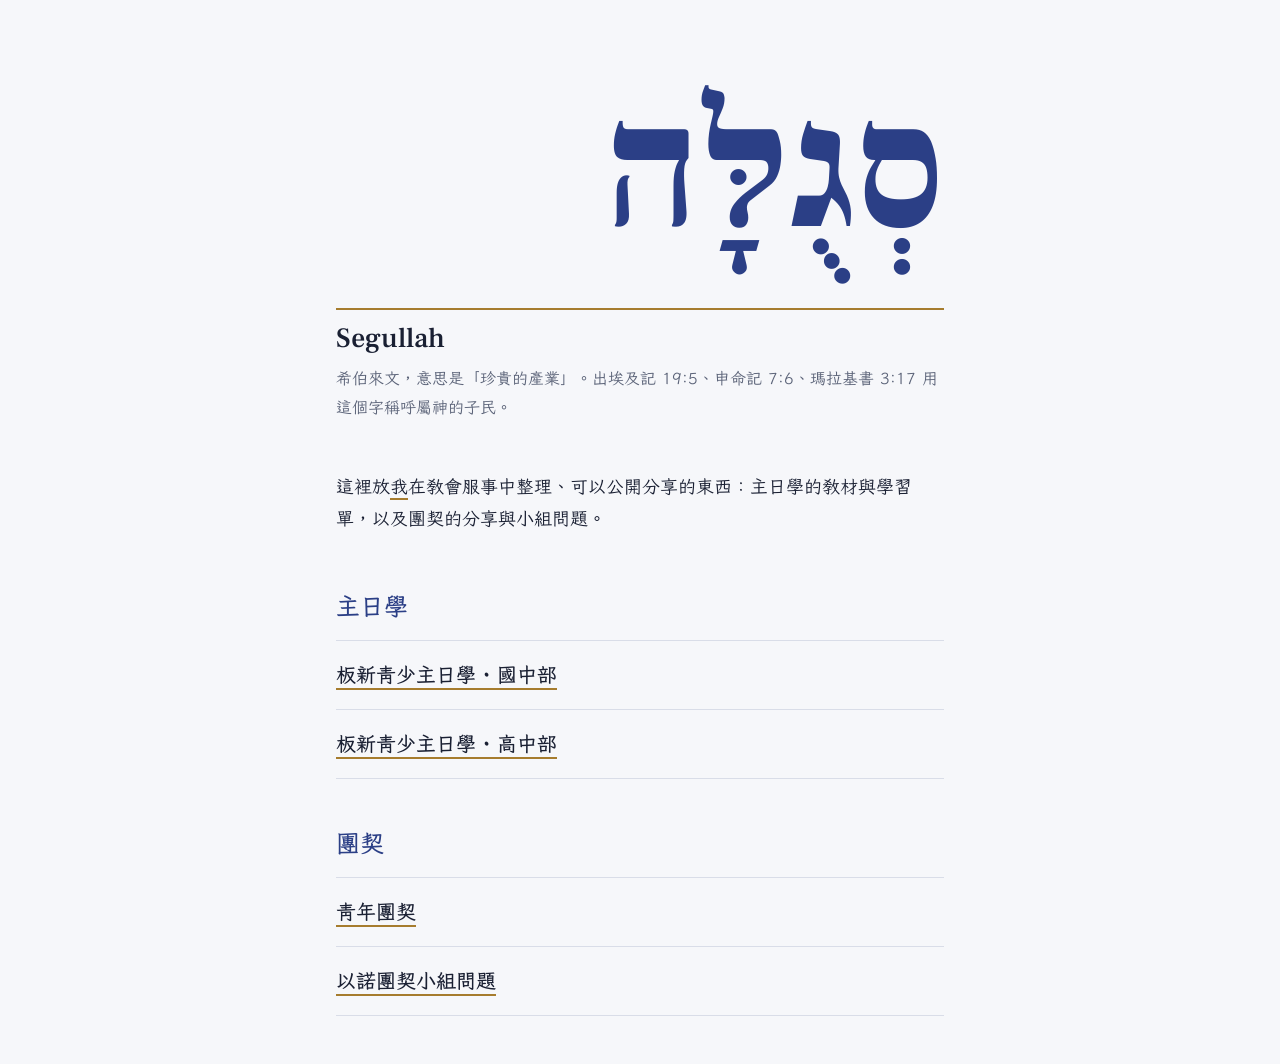
<file: index.html>
<!doctype html>
<html lang="zh-Hant-TW">
<head>
<meta charset="utf-8">
<meta name="viewport" content="width=device-width, initial-scale=1">
<title>Segullah</title>
<meta name="description" content="教會服事中可以公開分享的內容：主日學的教材與學習單，以及團契的分享與小組問題。">
<link rel="icon" href="data:image/svg+xml,%3Csvg xmlns='http://www.w3.org/2000/svg' viewBox='0 0 64 64'%3E%3Crect width='64' height='64' rx='12' fill='%232B3F86'/%3E%3Ctext x='32' y='46' font-size='40' text-anchor='middle' fill='%23F6F7FA' font-family='serif'%3E%D7%A1%3C/text%3E%3C/svg%3E">
<link rel="preconnect" href="https://fonts.googleapis.com">
<link rel="preconnect" href="https://fonts.gstatic.com" crossorigin>
<link href="https://fonts.googleapis.com/css2?family=Frank+Ruhl+Libre:wght@500;800&family=LXGW+WenKai+TC:wght@400;700&display=swap" rel="stylesheet">
<link rel="stylesheet" href="assets/site.css">
</head>
<body>
<main class="page">

  <header class="masthead">
    <h1 class="word" lang="he" dir="rtl">סְגֻלָּה</h1>
    <p class="name" lang="en">Segullah</p>
    <p class="gloss">希伯來文，意思是「珍貴的產業」。出埃及記 19:5、申命記 7:6、瑪拉基書 3:17 用這個字稱呼屬神的子民。</p>
  </header>

  <p class="intro">這裡放<a href="https://web.ntnu.edu.tw/~hslee/" title="李鴻欣 (Hung-Shin Lee)">我</a>在教會服事中整理、可以公開分享的東西：主日學的教材與學習單，以及團契的分享與小組問題。</p>

  <section aria-labelledby="h-sunday-school">
    <h2 id="h-sunday-school">主日學</h2>
    <ul class="entries">
      <li class="entry"><a href="sunday-school/junior-high/">板新青少主日學 · 國中部</a></li>
      <li class="entry"><a href="sunday-school/senior-high/">板新青少主日學 · 高中部</a></li>
    </ul>
  </section>

  <section aria-labelledby="h-fellowship">
    <h2 id="h-fellowship">團契</h2>
    <ul class="entries">
      <li class="entry"><a href="fellowship/youth/">青年團契</a></li>
      <li class="entry"><a href="enoch-fellowship/">以諾團契小組問題</a></li>
    </ul>
  </section>

</main>
</body>
</html>
</file>
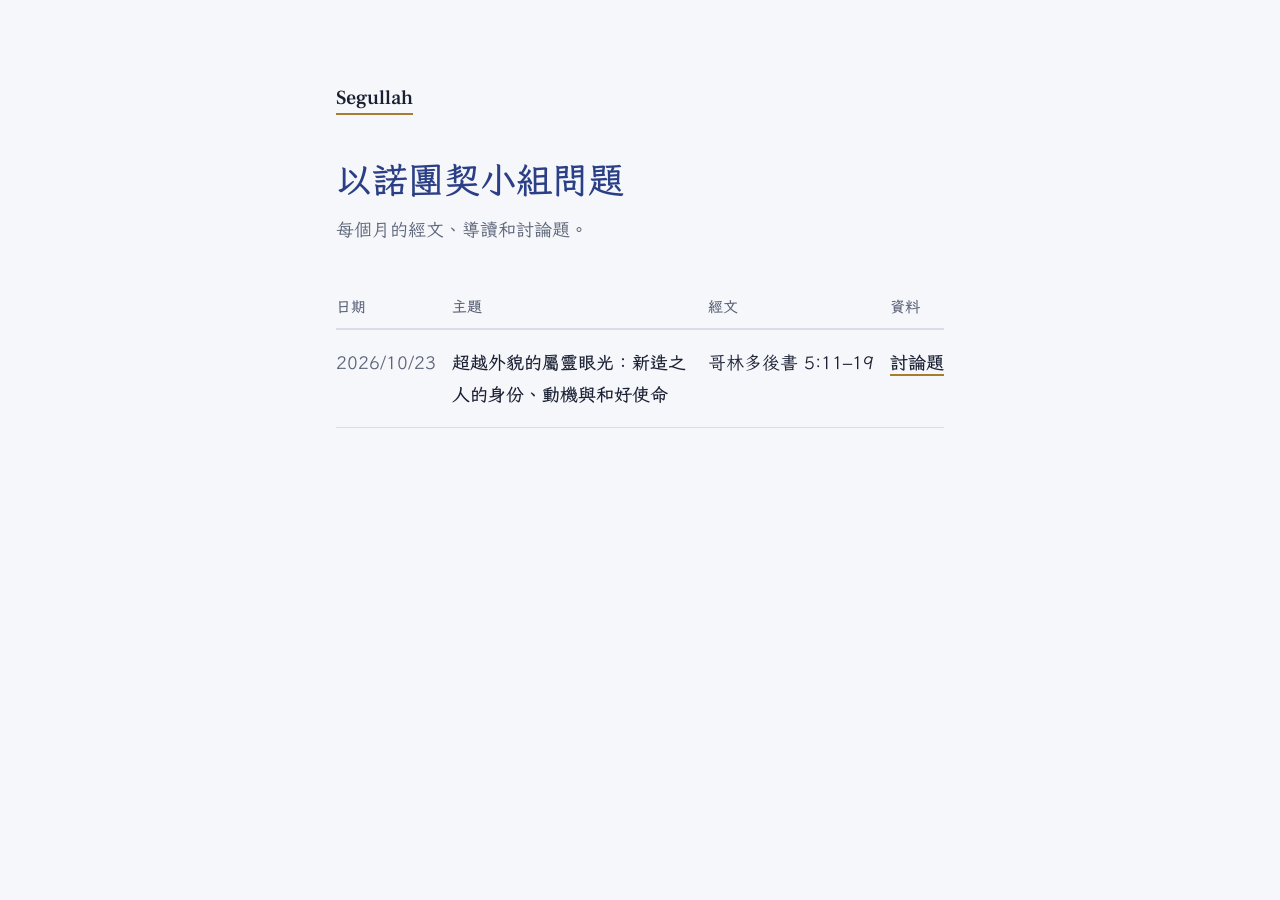
<file: enoch-fellowship/index.html>
<!doctype html>
<html lang="zh-Hant-TW">
<head>
<meta charset="utf-8">
<meta name="viewport" content="width=device-width, initial-scale=1">
<title>以諾團契小組問題｜Segullah</title>
<meta name="description" content="以諾團契小組問題：每個月的經文、導讀和討論題。">
<link rel="icon" href="data:image/svg+xml,%3Csvg xmlns='http://www.w3.org/2000/svg' viewBox='0 0 64 64'%3E%3Crect width='64' height='64' rx='12' fill='%232B3F86'/%3E%3Ctext x='32' y='46' font-size='40' text-anchor='middle' fill='%23F6F7FA' font-family='serif'%3E%D7%A1%3C/text%3E%3C/svg%3E">
<link rel="preconnect" href="https://fonts.googleapis.com">
<link rel="preconnect" href="https://fonts.gstatic.com" crossorigin>
<link href="https://fonts.googleapis.com/css2?family=Frank+Ruhl+Libre:wght@500&family=LXGW+WenKai+TC:wght@400;700&display=swap" rel="stylesheet">
<link rel="stylesheet" href="../assets/site.css">
</head>
<body>
<main class="page">

  <a class="site-name" href="../" lang="en">Segullah</a>

  <h1 class="page-title">以諾團契小組問題</h1>
  <p class="lede">每個月的經文、導讀和討論題。</p>

  <table class="lessons">
    <thead>
      <tr><th scope="col">日期</th><th scope="col">主題</th><th scope="col">經文</th><th scope="col">資料</th></tr>
    </thead>
    <tbody>
      <tr>
        <td class="date"><time datetime="2026-10-23">2026/10/23</time></td>
        <td class="topic">超越外貌的屬靈眼光：新造之人的身份、動機與和好使命</td>
        <td class="passage">哥林多後書 5:11–19</td>
        <td class="links"><a href="2026-10-23/">討論題</a></td>
      </tr>
      <!--
        新增一次：照下面的格式加一列，新的放最上面。
        每一次一個資料夾：enoch-fellowship/YYYY-MM-DD/
        <tr>
          <td class="date"><time datetime="2026-11-20">2026/11/20</time></td>
          <td class="topic">主題</td>
          <td class="passage">哥林多後書 6:1–10</td>
          <td class="links"><a href="2026-11-20/">討論題</a></td>
        </tr>
      -->
    </tbody>
  </table>

</main>
</body>
</html>
</file>
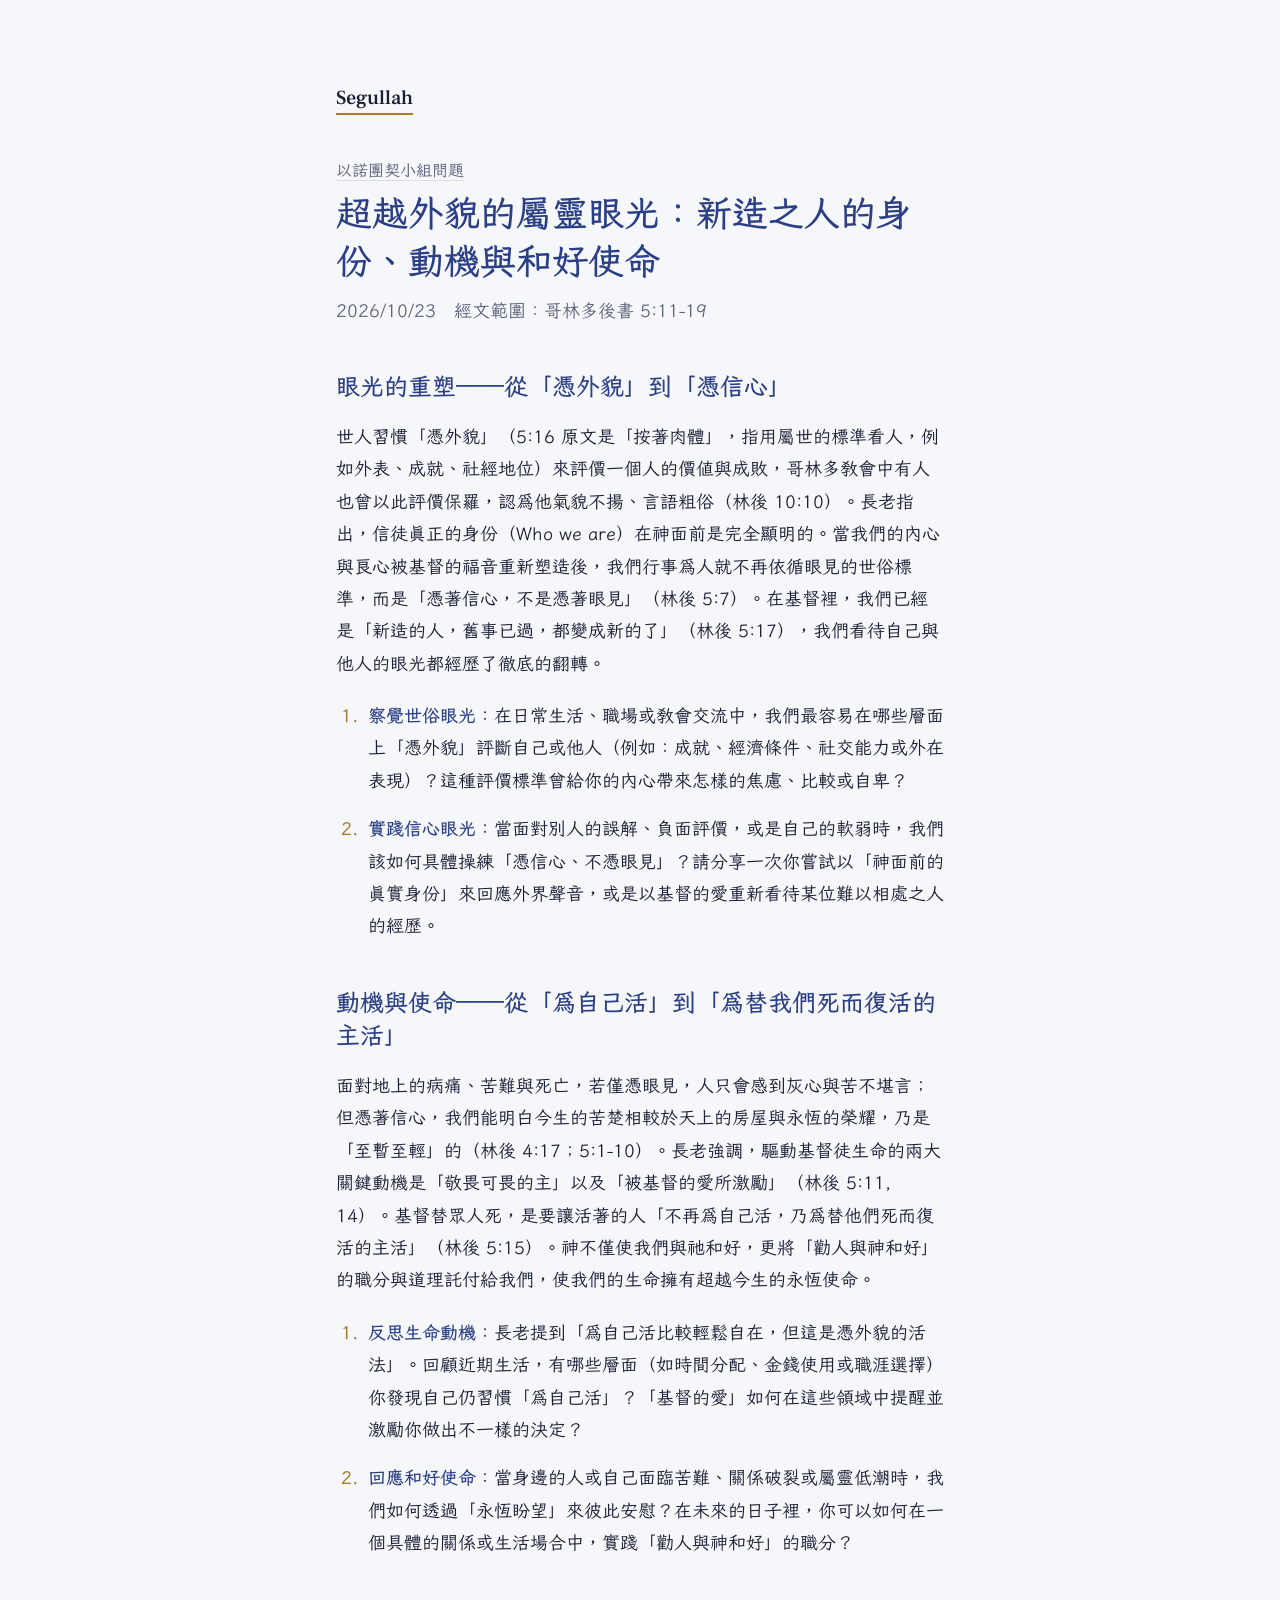
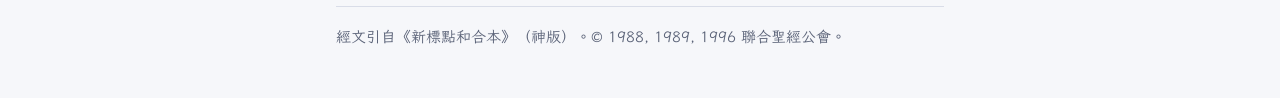
<file: enoch-fellowship/2026-10-23/index.html>
<!doctype html>
<html lang="zh-Hant-TW">
<head>
<meta charset="utf-8">
<meta name="viewport" content="width=device-width, initial-scale=1">
<title>超越外貌的屬靈眼光：新造之人的身份、動機與和好使命｜以諾團契小組問題｜Segullah</title>
<meta name="description" content="以諾團契小組問題 2026/10/23：超越外貌的屬靈眼光：新造之人的身份、動機與和好使命">
<link rel="icon" href="data:image/svg+xml,%3Csvg xmlns='http://www.w3.org/2000/svg' viewBox='0 0 64 64'%3E%3Crect width='64' height='64' rx='12' fill='%232B3F86'/%3E%3Ctext x='32' y='46' font-size='40' text-anchor='middle' fill='%23F6F7FA' font-family='serif'%3E%D7%A1%3C/text%3E%3C/svg%3E">
<link rel="preconnect" href="https://fonts.googleapis.com">
<link rel="preconnect" href="https://fonts.gstatic.com" crossorigin>
<link href="https://fonts.googleapis.com/css2?family=Frank+Ruhl+Libre:wght@500&family=LXGW+WenKai+TC:wght@400;700&display=swap" rel="stylesheet">
<link rel="stylesheet" href="../../assets/site.css">
</head>
<body>
<main class="page">

  <a class="site-name" href="../../" lang="en">Segullah</a>

  <p class="crumb"><a href="../">以諾團契小組問題</a></p>
  <h1 class="page-title">超越外貌的屬靈眼光：新造之人的身份、動機與和好使命</h1>
  <p class="lede"><time datetime="2026-10-23">2026/10/23</time>　經文範圍：哥林多後書 5:11-19</p>

  <article class="prose">
    <h2>眼光的重塑——從「憑外貌」到「憑信心」</h2>
    <p>世人習慣「憑外貌」（5:16 原文是「按著肉體」，指用屬世的標準看人，例如外表、成就、社經地位）來評價一個人的價值與成敗，哥林多教會中有人也曾以此評價保羅，認為他氣貌不揚、言語粗俗（林後 10:10）。長老指出，信徒真正的身份（Who we are）在神面前是完全顯明的。當我們的內心與良心被基督的福音重新塑造後，我們行事為人就不再依循眼見的世俗標準，而是「憑著信心，不是憑著眼見」（林後 5:7）。在基督裡，我們已經是「新造的人，舊事已過，都變成新的了」（林後 5:17），我們看待自己與他人的眼光都經歷了徹底的翻轉。</p>
    <ol>
      <li><strong>察覺世俗眼光</strong>：在日常生活、職場或教會交流中，我們最容易在哪些層面上「憑外貌」評斷自己或他人（例如：成就、經濟條件、社交能力或外在表現）？這種評價標準曾給你的內心帶來怎樣的焦慮、比較或自卑？</li>
      <li><strong>實踐信心眼光</strong>：當面對別人的誤解、負面評價，或是自己的軟弱時，我們該如何具體操練「憑信心、不憑眼見」？請分享一次你嘗試以「神面前的真實身份」來回應外界聲音，或是以基督的愛重新看待某位難以相處之人的經歷。</li>
    </ol>
    <h2>動機與使命——從「為自己活」到「為替我們死而復活的主活」</h2>
    <p>面對地上的病痛、苦難與死亡，若僅憑眼見，人只會感到灰心與苦不堪言；但憑著信心，我們能明白今生的苦楚相較於天上的房屋與永恆的榮耀，乃是「至暫至輕」的（林後 4:17；5:1-10）。長老強調，驅動基督徒生命的兩大關鍵動機是「敬畏可畏的主」以及「被基督的愛所激勵」（林後 5:11, 14）。基督替眾人死，是要讓活著的人「不再為自己活，乃為替他們死而復活的主活」（林後 5:15）。神不僅使我們與祂和好，更將「勸人與神和好」的職分與道理託付給我們，使我們的生命擁有超越今生的永恆使命。</p>
    <ol>
      <li><strong>反思生命動機</strong>：長老提到「為自己活比較輕鬆自在，但這是憑外貌的活法」。回顧近期生活，有哪些層面（如時間分配、金錢使用或職涯選擇）你發現自己仍習慣「為自己活」？「基督的愛」如何在這些領域中提醒並激勵你做出不一樣的決定？</li>
      <li><strong>回應和好使命</strong>：當身邊的人或自己面臨苦難、關係破裂或屬靈低潮時，我們如何透過「永恆盼望」來彼此安慰？在未來的日子裡，你可以如何在一個具體的關係或生活場合中，實踐「勸人與神和好」的職分？</li>
    </ol>
  </article>

  <p class="credit">經文引自《新標點和合本》（神版）。© 1988, 1989, 1996 聯合聖經公會。</p>

</main>
</body>
</html>
</file>
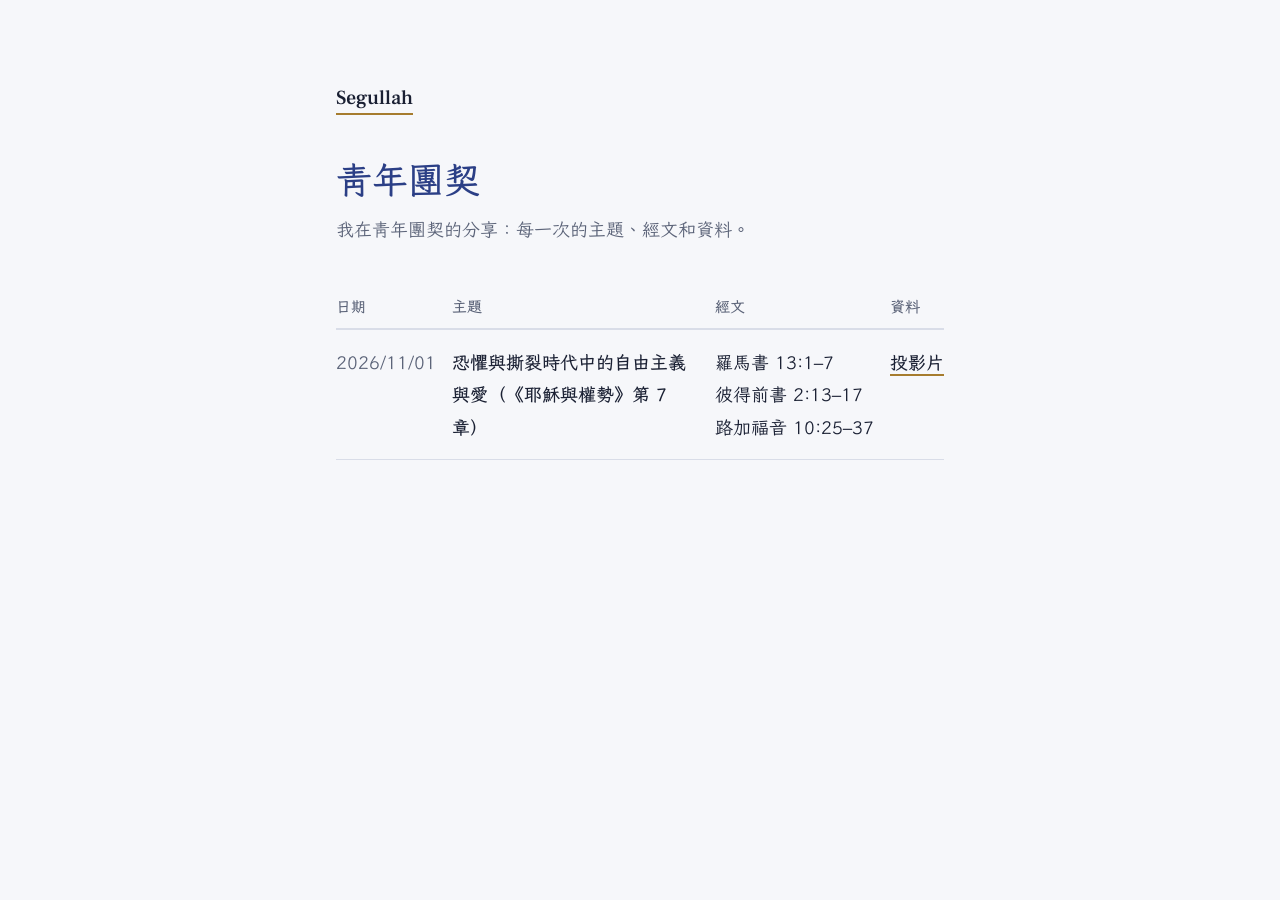
<file: fellowship/youth/index.html>
<!doctype html>
<html lang="zh-Hant-TW">
<head>
<meta charset="utf-8">
<meta name="viewport" content="width=device-width, initial-scale=1">
<title>青年團契｜Segullah</title>
<meta name="description" content="我在青年團契的分享：每一次的主題、經文和資料。">
<link rel="icon" href="data:image/svg+xml,%3Csvg xmlns='http://www.w3.org/2000/svg' viewBox='0 0 64 64'%3E%3Crect width='64' height='64' rx='12' fill='%232B3F86'/%3E%3Ctext x='32' y='46' font-size='40' text-anchor='middle' fill='%23F6F7FA' font-family='serif'%3E%D7%A1%3C/text%3E%3C/svg%3E">
<link rel="preconnect" href="https://fonts.googleapis.com">
<link rel="preconnect" href="https://fonts.gstatic.com" crossorigin>
<link href="https://fonts.googleapis.com/css2?family=Frank+Ruhl+Libre:wght@500&family=LXGW+WenKai+TC:wght@400;700&display=swap" rel="stylesheet">
<link rel="stylesheet" href="../../assets/site.css">
</head>
<body>
<main class="page">

  <a class="site-name" href="../../" lang="en">Segullah</a>

  <h1 class="page-title">青年團契</h1>
  <p class="lede">我在青年團契的分享：每一次的主題、經文和資料。</p>

  <table class="lessons">
    <thead>
      <tr><th scope="col">日期</th><th scope="col">主題</th><th scope="col">經文</th><th scope="col">資料</th></tr>
    </thead>
    <tbody>
      <tr>
        <td class="date"><time datetime="2026-11-01">2026/11/01</time></td>
        <td class="topic">恐懼與撕裂時代中的自由主義與愛（《耶穌與權勢》第 7 章）</td>
        <td class="passage">羅馬書 13:1–7<br>彼得前書 2:13–17<br>路加福音 10:25–37</td>
        <td class="links"><a href="2026-11-01/slides.html">投影片</a></td>
      </tr>
      <!--
        新增一次分享：刪掉上面那一行 empty-row，照下面的格式加一列，新的放最上面。
        每一次一個資料夾：fellowship/youth/YYYY-MM-DD/
        <tr>
          <td class="date"><time datetime="2026-11-07">2026/11/07</time></td>
          <td class="topic">分享的題目</td>
          <td class="passage">哥林多後書 6:1–10</td>
          <td class="links"><a href="2026-11-07/slides.html">投影片</a><a href="2026-11-07/handout.pdf">講義</a></td>
        </tr>
      -->
    </tbody>
  </table>

</main>
</body>
</html>
</file>
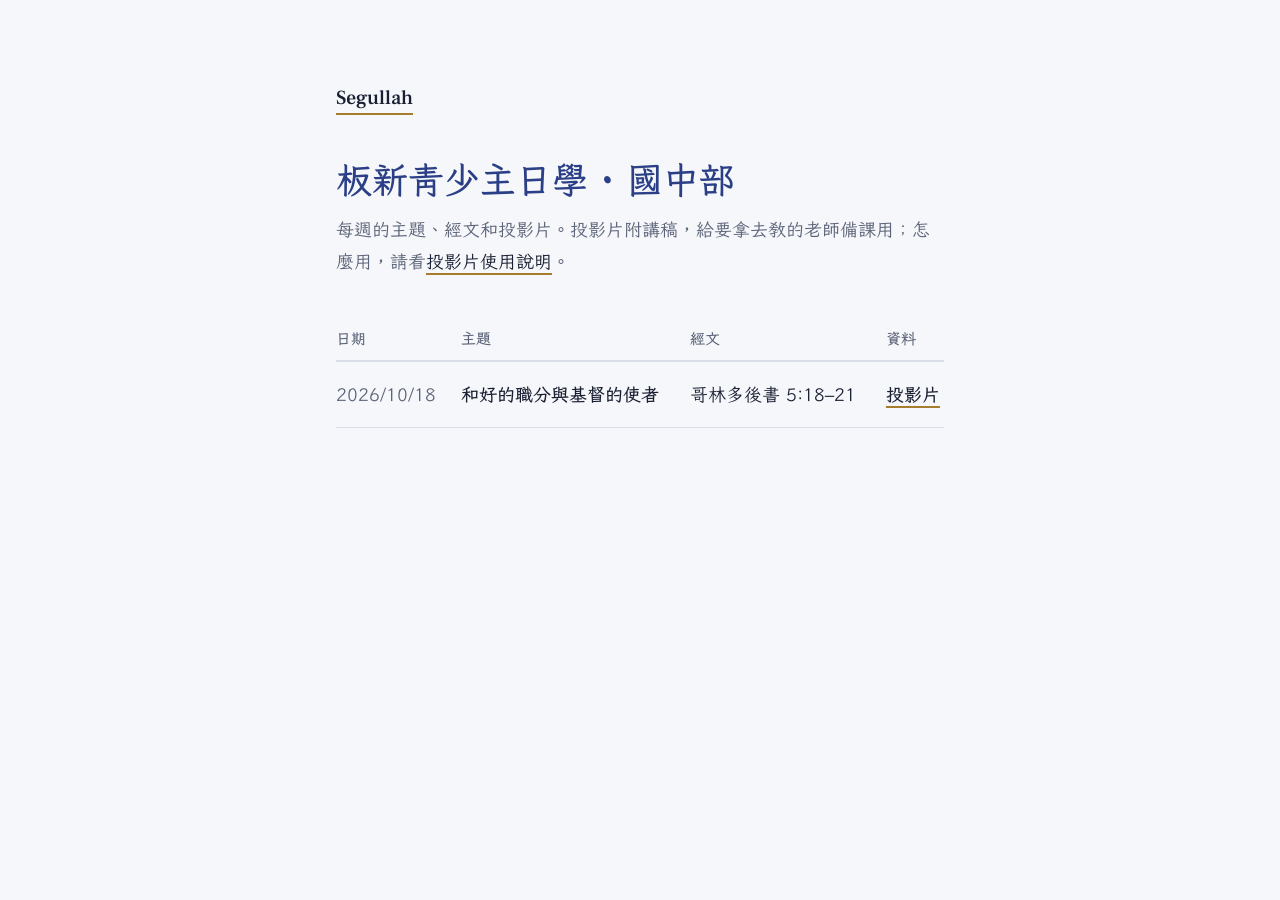
<file: sunday-school/junior-high/index.html>
<!doctype html>
<html lang="zh-Hant-TW">
<head>
<meta charset="utf-8">
<meta name="viewport" content="width=device-width, initial-scale=1">
<title>板新青少主日學 · 國中部｜Segullah</title>
<meta name="description" content="板新青少主日學國中部：每週的主題、經文和投影片。">
<link rel="icon" href="data:image/svg+xml,%3Csvg xmlns='http://www.w3.org/2000/svg' viewBox='0 0 64 64'%3E%3Crect width='64' height='64' rx='12' fill='%232B3F86'/%3E%3Ctext x='32' y='46' font-size='40' text-anchor='middle' fill='%23F6F7FA' font-family='serif'%3E%D7%A1%3C/text%3E%3C/svg%3E">
<link rel="preconnect" href="https://fonts.googleapis.com">
<link rel="preconnect" href="https://fonts.gstatic.com" crossorigin>
<link href="https://fonts.googleapis.com/css2?family=Frank+Ruhl+Libre:wght@500&family=LXGW+WenKai+TC:wght@400;700&display=swap" rel="stylesheet">
<link rel="stylesheet" href="../../assets/site.css">
</head>
<body>
<main class="page">

  <a class="site-name" href="../../" lang="en">Segullah</a>

  <h1 class="page-title">板新青少主日學 · 國中部</h1>
  <p class="lede">每週的主題、經文和投影片。投影片附講稿，給要拿去教的老師備課用；怎麼用，請看<a href="../slides-guide.html">投影片使用說明</a>。</p>

  <table class="lessons">
    <thead>
      <tr><th scope="col">日期</th><th scope="col">主題</th><th scope="col">經文</th><th scope="col">資料</th></tr>
    </thead>
    <tbody>
      <tr>
        <td class="date"><time datetime="2026-10-18">2026/10/18</time></td>
        <td class="topic">和好的職分與基督的使者</td>
        <td class="passage">哥林多後書 5:18–21</td>
        <td class="links"><a href="2026-10-18/slides.html">投影片</a></td>
      </tr>
      <!--
        新增一課：照下面的格式加一列，新的放最上面。
        每一課一個資料夾：sunday-school/junior-high/YYYY-MM-DD/
        <tr>
          <td class="date"><time datetime="2026-10-25">2026/10/25</time></td>
          <td class="topic">課名</td>
          <td class="passage">哥林多後書 6:1–10</td>
          <td class="links"><a href="2026-10-25/slides.html">投影片</a><a href="2026-10-25/worksheet.pdf">學習單</a></td>
        </tr>
      -->
    </tbody>
  </table>

</main>
</body>
</html>
</file>
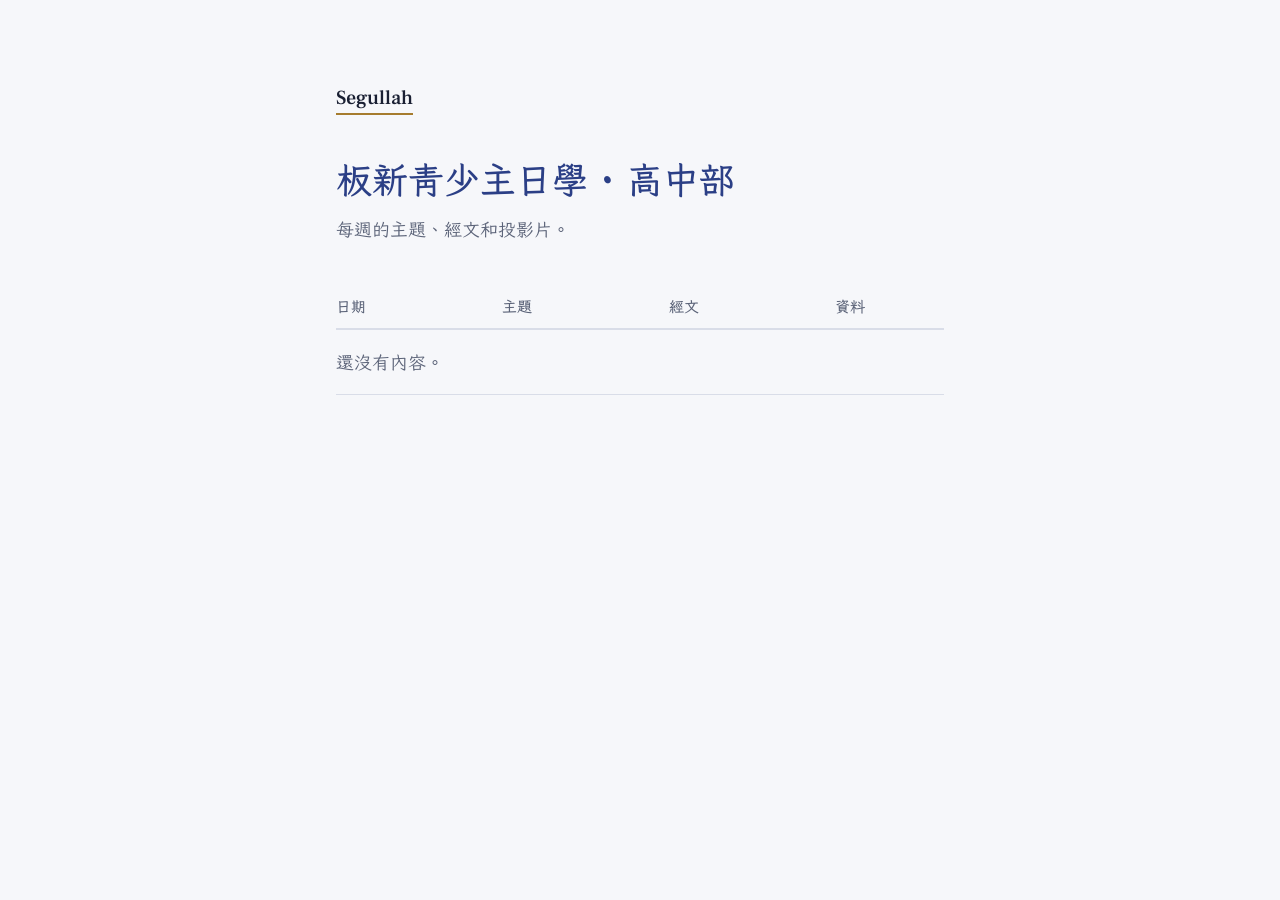
<file: sunday-school/senior-high/index.html>
<!doctype html>
<html lang="zh-Hant-TW">
<head>
<meta charset="utf-8">
<meta name="viewport" content="width=device-width, initial-scale=1">
<title>板新青少主日學 · 高中部｜Segullah</title>
<meta name="description" content="板新青少主日學高中部：每週的主題、經文和投影片。">
<link rel="icon" href="data:image/svg+xml,%3Csvg xmlns='http://www.w3.org/2000/svg' viewBox='0 0 64 64'%3E%3Crect width='64' height='64' rx='12' fill='%232B3F86'/%3E%3Ctext x='32' y='46' font-size='40' text-anchor='middle' fill='%23F6F7FA' font-family='serif'%3E%D7%A1%3C/text%3E%3C/svg%3E">
<link rel="preconnect" href="https://fonts.googleapis.com">
<link rel="preconnect" href="https://fonts.gstatic.com" crossorigin>
<link href="https://fonts.googleapis.com/css2?family=Frank+Ruhl+Libre:wght@500&family=LXGW+WenKai+TC:wght@400;700&display=swap" rel="stylesheet">
<link rel="stylesheet" href="../../assets/site.css">
</head>
<body>
<main class="page">

  <a class="site-name" href="../../" lang="en">Segullah</a>

  <h1 class="page-title">板新青少主日學 · 高中部</h1>
  <p class="lede">每週的主題、經文和投影片。</p>

  <table class="lessons">
    <thead>
      <tr><th scope="col">日期</th><th scope="col">主題</th><th scope="col">經文</th><th scope="col">資料</th></tr>
    </thead>
    <tbody>
      <tr class="empty-row"><td colspan="4">還沒有內容。</td></tr>
      <!--
        新增一課：刪掉上面那一行 empty-row，照下面的格式加一列，新的放最上面。
        每一課一個資料夾：sunday-school/senior-high/YYYY-MM-DD/
        <tr>
          <td class="date"><time datetime="2026-10-25">2026/10/25</time></td>
          <td class="topic">課名</td>
          <td class="passage">哥林多後書 6:1–10</td>
          <td class="links"><a href="2026-10-25/slides.html">投影片</a><a href="2026-10-25/worksheet.pdf">學習單</a></td>
        </tr>
      -->
    </tbody>
  </table>

</main>
</body>
</html>
</file>
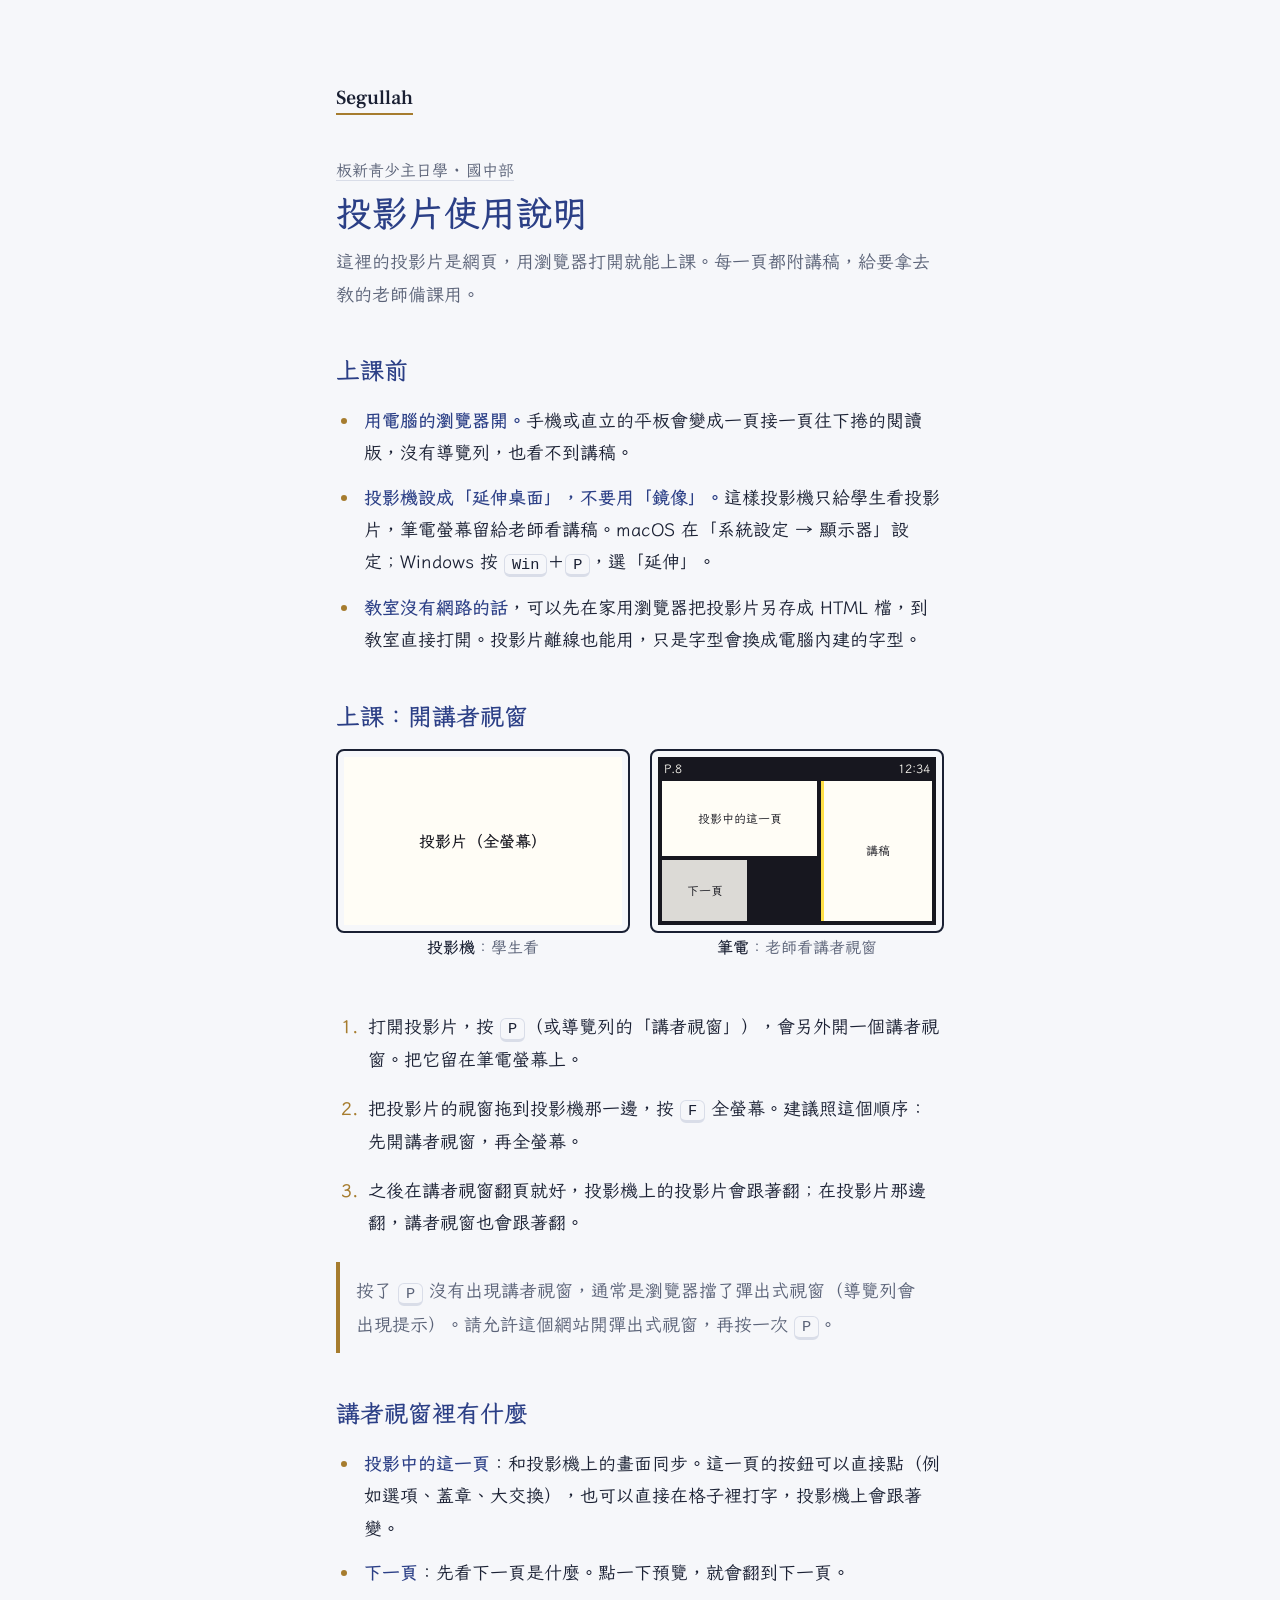
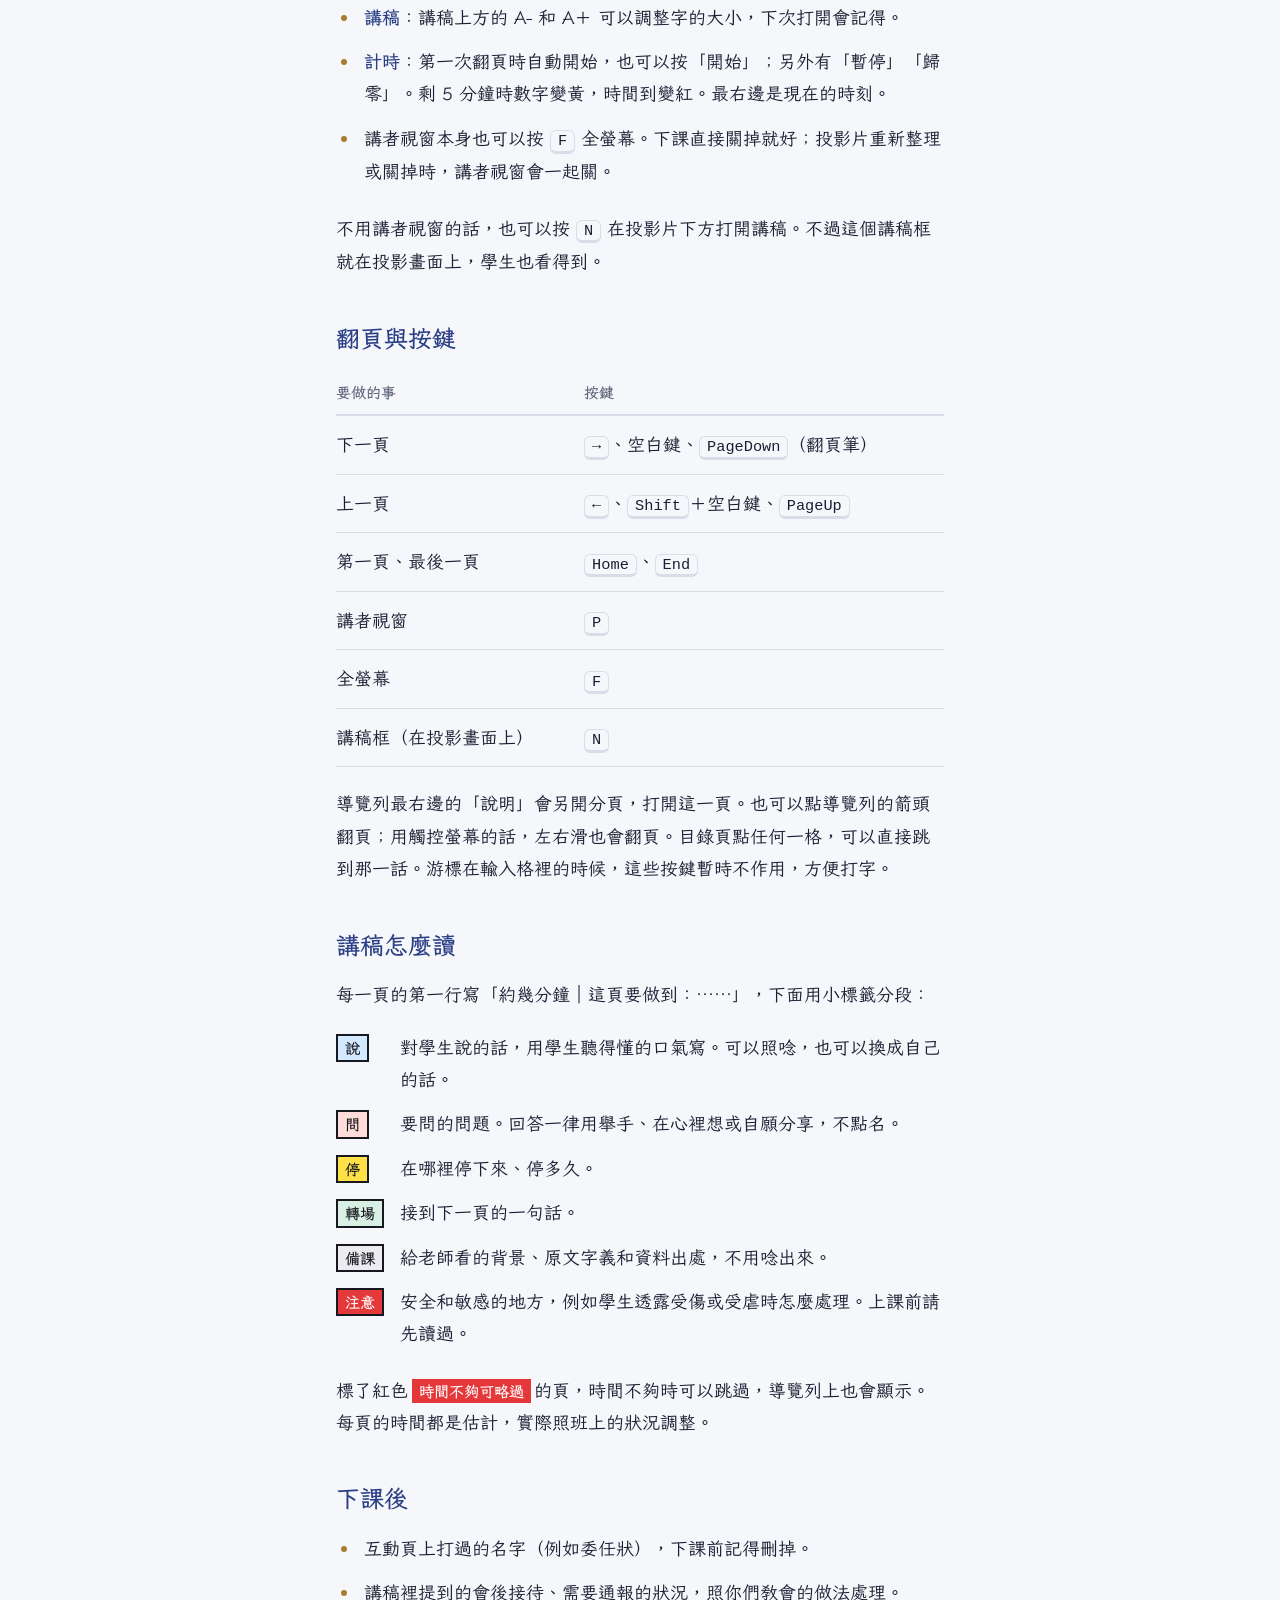
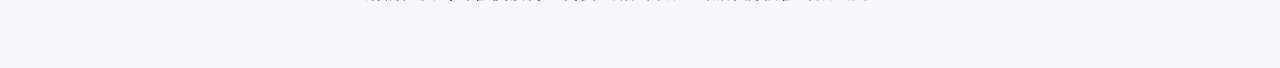
<file: sunday-school/slides-guide.html>
<!doctype html>
<html lang="zh-Hant-TW">
<head>
<meta charset="utf-8">
<meta name="viewport" content="width=device-width, initial-scale=1">
<title>投影片使用說明｜Segullah</title>
<meta name="description" content="板新青少主日學投影片的使用說明：怎麼接投影機、開講者視窗、翻頁，以及講稿怎麼讀。">
<link rel="icon" href="data:image/svg+xml,%3Csvg xmlns='http://www.w3.org/2000/svg' viewBox='0 0 64 64'%3E%3Crect width='64' height='64' rx='12' fill='%232B3F86'/%3E%3Ctext x='32' y='46' font-size='40' text-anchor='middle' fill='%23F6F7FA' font-family='serif'%3E%D7%A1%3C/text%3E%3C/svg%3E">
<link rel="preconnect" href="https://fonts.googleapis.com">
<link rel="preconnect" href="https://fonts.gstatic.com" crossorigin>
<link href="https://fonts.googleapis.com/css2?family=Frank+Ruhl+Libre:wght@500&family=LXGW+WenKai+TC:wght@400;700&display=swap" rel="stylesheet">
<link rel="stylesheet" href="../assets/site.css">
</head>
<body>
<main class="page">

  <a class="site-name" href="../" lang="en">Segullah</a>

  <p class="crumb"><a href="junior-high/">板新青少主日學 · 國中部</a></p>
  <h1 class="page-title">投影片使用說明</h1>
  <p class="lede">這裡的投影片是網頁，用瀏覽器打開就能上課。每一頁都附講稿，給要拿去教的老師備課用。</p>

  <article class="prose">

    <h2>上課前</h2>
    <ul>
      <li><strong>用電腦的瀏覽器開。</strong>手機或直立的平板會變成一頁接一頁往下捲的閱讀版，沒有導覽列，也看不到講稿。</li>
      <li><strong>投影機設成「延伸桌面」，不要用「鏡像」。</strong>這樣投影機只給學生看投影片，筆電螢幕留給老師看講稿。macOS 在「系統設定 → 顯示器」設定；Windows 按 <kbd>Win</kbd>＋<kbd>P</kbd>，選「延伸」。</li>
      <li><strong>教室沒有網路的話</strong>，可以先在家用瀏覽器把投影片另存成 HTML 檔，到教室直接打開。投影片離線也能用，只是字型會換成電腦內建的字型。</li>
    </ul>

    <h2>上課：開講者視窗</h2>
    <figure class="setup" aria-label="兩個螢幕的擺法">
      <div class="screen">
        <div class="bezel"><div class="mock-slide">投影片（全螢幕）</div></div>
        <p class="screen-cap"><b>投影機</b>：學生看</p>
      </div>
      <div class="screen">
        <div class="bezel">
          <div class="mock-pv">
            <span class="mock-bar"><span>P.8</span><span>12:34</span></span>
            <span class="mock-cur">投影中的這一頁</span>
            <span class="mock-nt">講稿</span>
            <span class="mock-nx">下一頁</span>
          </div>
        </div>
        <p class="screen-cap"><b>筆電</b>：老師看講者視窗</p>
      </div>
    </figure>
    <ol>
      <li>打開投影片，按 <kbd>P</kbd>（或導覽列的「講者視窗」），會另外開一個講者視窗。把它留在筆電螢幕上。</li>
      <li>把投影片的視窗拖到投影機那一邊，按 <kbd>F</kbd> 全螢幕。建議照這個順序：先開講者視窗，再全螢幕。</li>
      <li>之後在講者視窗翻頁就好，投影機上的投影片會跟著翻；在投影片那邊翻，講者視窗也會跟著翻。</li>
    </ol>
    <p class="note">按了 <kbd>P</kbd> 沒有出現講者視窗，通常是瀏覽器擋了彈出式視窗（導覽列會出現提示）。請允許這個網站開彈出式視窗，再按一次 <kbd>P</kbd>。</p>

    <h2>講者視窗裡有什麼</h2>
    <ul>
      <li><strong>投影中的這一頁</strong>：和投影機上的畫面同步。這一頁的按鈕可以直接點（例如選項、蓋章、大交換），也可以直接在格子裡打字，投影機上會跟著變。</li>
      <li><strong>下一頁</strong>：先看下一頁是什麼。點一下預覽，就會翻到下一頁。</li>
      <li><strong>講稿</strong>：講稿上方的 A− 和 A＋ 可以調整字的大小，下次打開會記得。</li>
      <li><strong>計時</strong>：第一次翻頁時自動開始，也可以按「開始」；另外有「暫停」「歸零」。剩 5 分鐘時數字變黃，時間到變紅。最右邊是現在的時刻。</li>
      <li>講者視窗本身也可以按 <kbd>F</kbd> 全螢幕。下課直接關掉就好；投影片重新整理或關掉時，講者視窗會一起關。</li>
    </ul>
    <p>不用講者視窗的話，也可以按 <kbd>N</kbd> 在投影片下方打開講稿。不過這個講稿框就在投影畫面上，學生也看得到。</p>

    <h2>翻頁與按鍵</h2>
    <table class="keys">
      <thead><tr><th scope="col">要做的事</th><th scope="col">按鍵</th></tr></thead>
      <tbody>
        <tr><td>下一頁</td><td><kbd>→</kbd>、空白鍵、<kbd>PageDown</kbd>（翻頁筆）</td></tr>
        <tr><td>上一頁</td><td><kbd>←</kbd>、<kbd>Shift</kbd>＋空白鍵、<kbd>PageUp</kbd></td></tr>
        <tr><td>第一頁、最後一頁</td><td><kbd>Home</kbd>、<kbd>End</kbd></td></tr>
        <tr><td>講者視窗</td><td><kbd>P</kbd></td></tr>
        <tr><td>全螢幕</td><td><kbd>F</kbd></td></tr>
        <tr><td>講稿框（在投影畫面上）</td><td><kbd>N</kbd></td></tr>
      </tbody>
    </table>
    <p>導覽列最右邊的「說明」會另開分頁，打開這一頁。也可以點導覽列的箭頭翻頁；用觸控螢幕的話，左右滑也會翻頁。目錄頁點任何一格，可以直接跳到那一話。游標在輸入格裡的時候，這些按鍵暫時不作用，方便打字。</p>

    <h2>講稿怎麼讀</h2>
    <p>每一頁的第一行寫「約幾分鐘｜這頁要做到：……」，下面用小標籤分段：</p>
    <dl class="legend">
      <dt><span class="nk nk-say">說</span></dt><dd>對學生說的話，用學生聽得懂的口氣寫。可以照唸，也可以換成自己的話。</dd>
      <dt><span class="nk nk-ask">問</span></dt><dd>要問的問題。回答一律用舉手、在心裡想或自願分享，不點名。</dd>
      <dt><span class="nk nk-stop">停</span></dt><dd>在哪裡停下來、停多久。</dd>
      <dt><span class="nk nk-go">轉場</span></dt><dd>接到下一頁的一句話。</dd>
      <dt><span class="nk nk-prep">備課</span></dt><dd>給老師看的背景、原文字義和資料出處，不用唸出來。</dd>
      <dt><span class="nk nk-warn">注意</span></dt><dd>安全和敏感的地方，例如學生透露受傷或受虐時怎麼處理。上課前請先讀過。</dd>
    </dl>
    <p>標了紅色<span class="skip-tag">時間不夠可略過</span>的頁，時間不夠時可以跳過，導覽列上也會顯示。每頁的時間都是估計，實際照班上的狀況調整。</p>

    <h2>下課後</h2>
    <ul>
      <li>互動頁上打過的名字（例如委任狀），下課前記得刪掉。</li>
      <li>講稿裡提到的會後接待、需要通報的狀況，照你們教會的做法處理。</li>
    </ul>

  </article>

</main>
</body>
</html>
</file>
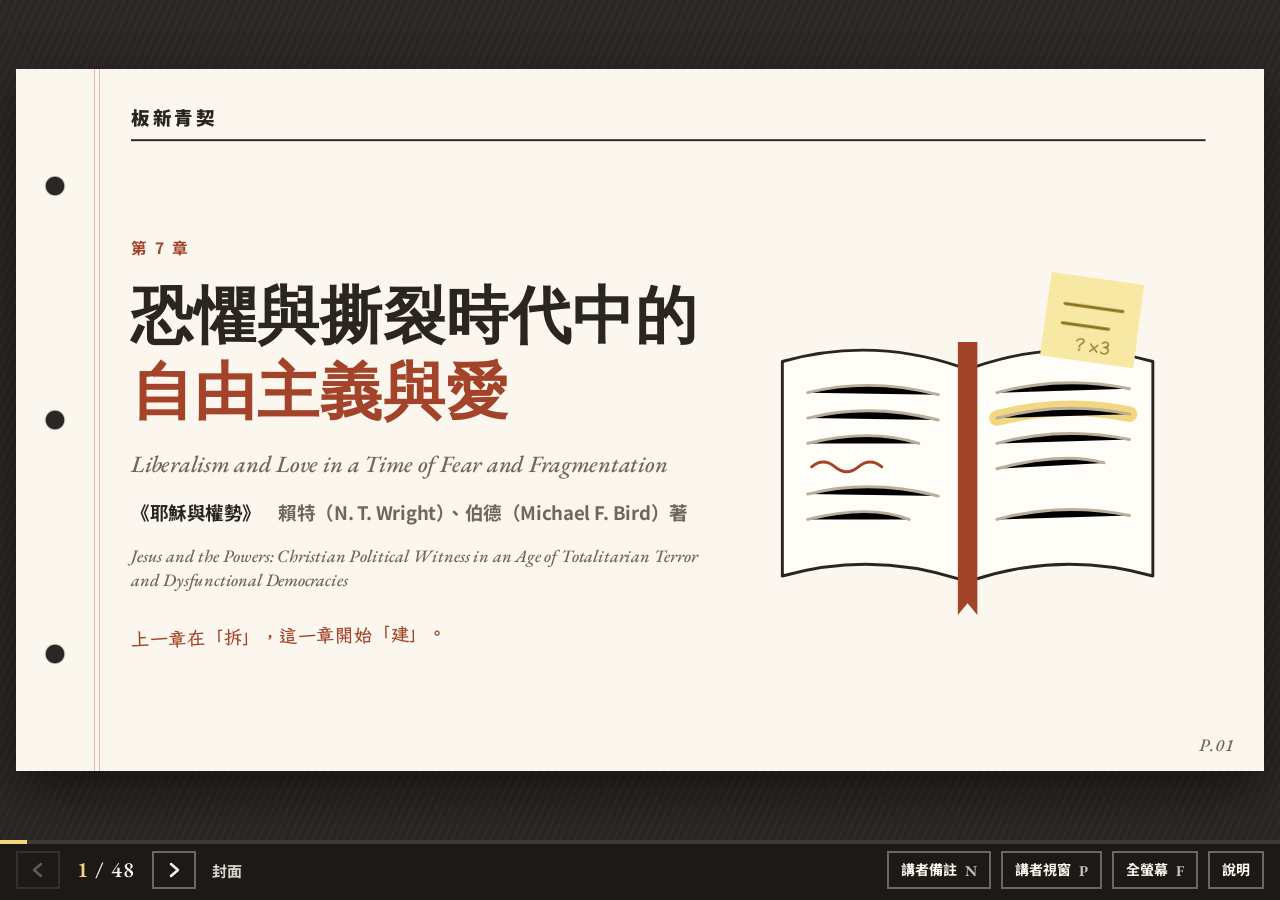
<file: fellowship/youth/2026-11-01/slides.html>
<!doctype html>
<html lang="zh-Hant">
<head>
<meta charset="utf-8">
<meta name="viewport" content="width=device-width, initial-scale=1, viewport-fit=cover">
<style>:root{padding-top:env(safe-area-inset-top,0px);padding-bottom:env(safe-area-inset-bottom,0px)}body{margin:0;font:14px/1.4 system-ui,-apple-system,"PingFang TC","Microsoft JhengHei",sans-serif}img{max-width:100%}[hidden]{display:none!important}</style>
<title>恐懼與撕裂時代中的自由主義與愛｜板新青契</title>
<meta name="claude:viewport-fit-sides" content="cover">
<link rel="preconnect" href="https://fonts.googleapis.com">
<link rel="preconnect" href="https://fonts.gstatic.com" crossorigin>
<link rel="stylesheet" href="https://fonts.googleapis.com/css2?family=EB+Garamond:ital,wght@0,500;0,600;1,500&family=LXGW+WenKai+TC:wght@400;700&family=Noto+Sans+TC:wght@500;700;900&family=Noto+Serif+TC:wght@600;700;900&display=swap">
<style>
/* Layout: reading-group notebook pages (1280×720) lying on a dark desk. Wide screens show one page at a time, scaled to fit; phones and portrait tablets stack the pages and scroll. Single printed-paper look by choice. */
:root{
  --desk:#2B2724; --paper:#FBF7EE; --card:#FFFDF8; --ink:#2A2521; --mute:#6F665C; --rule:#E3D9C7;
  --red:#A3432A; --red-l:#E6BBA8; --verse:#2C3A5A; --verse-l:#DCE1EC; --hi:#F2D680; --note:#F7E8A4; --note2:#F6DCCB; --fog:#EFE8DA;
  --f-sans:"Noto Sans TC","PingFang TC","Microsoft JhengHei","Heiti TC",sans-serif;
  --f-serif:"Noto Serif TC","Songti TC","PMingLiU","Noto Serif CJK TC",serif;
  --f-hand:"LXGW WenKai TC","Kaiti TC","BiauKai","DFKai-SB",serif;
  --f-lat:"EB Garamond","Noto Serif TC",Georgia,"Times New Roman",serif;
  --fs-mega:64px; --fs-h:40px; --fs-lead:28px; --fs-body:23px; --fs-small:19px; --fs-tiny:16px; --fs-verse:24px;
  --sh:0 1px 0 rgba(42,37,33,.06),0 6px 16px -8px rgba(42,37,33,.35);
  color-scheme:light;
}
*,*::before,*::after{box-sizing:border-box}
html,body{height:100%}
body{background-color:var(--desk);background-image:repeating-linear-gradient(115deg,rgba(255,255,255,.025) 0 2px,transparent 2px 7px);color:var(--ink);font-family:var(--f-sans);font-weight:500;overflow:hidden;-webkit-font-smoothing:antialiased}
p,h1,h2,h3,ul,ol,blockquote,figure{margin:0}
ul,ol{padding:0;list-style:none}
button{font:inherit;color:inherit}
:focus-visible{outline:3px solid var(--red);outline-offset:3px}
mark{background:linear-gradient(transparent 52%,var(--hi) 52%,var(--hi) 90%,transparent 90%);color:inherit;padding:0 2px}

/* ---------- stage ---------- */
.viewport{position:fixed;left:0;right:0;top:env(safe-area-inset-top,0px);bottom:calc(60px + env(safe-area-inset-bottom,0px));padding-left:max(16px,env(safe-area-inset-left,0px));padding-right:max(16px,env(safe-area-inset-right,0px));padding-block:14px}
.deck{position:relative;width:100%;height:100%}
.slide{position:absolute;left:50%;top:50%;width:1280px;height:720px;background:var(--paper);color:var(--ink);font-size:var(--fs-body);line-height:1.6;overflow:hidden;box-shadow:0 20px 50px rgba(0,0,0,.5);transform:translate(-50%,-50%) scale(var(--s,.5)) translateX(var(--dx,0px));opacity:0;visibility:hidden;transition:opacity .3s ease,transform .45s cubic-bezier(.2,.8,.2,1),visibility 0s linear .45s}
.slide.before{--dx:-60px}.slide.after{--dx:60px}
.slide.on{opacity:1;visibility:visible;transition:opacity .3s ease,transform .45s cubic-bezier(.2,.8,.2,1),visibility 0s}
.slide::before{content:"";position:absolute;inset:0;pointer-events:none;background:
  radial-gradient(circle at 40px 120px,var(--desk) 0 9px,rgba(0,0,0,.18) 10px,transparent 11px),
  radial-gradient(circle at 40px 360px,var(--desk) 0 9px,rgba(0,0,0,.18) 10px,transparent 11px),
  radial-gradient(circle at 40px 600px,var(--desk) 0 9px,rgba(0,0,0,.18) 10px,transparent 11px),
  linear-gradient(90deg,transparent 80px,var(--red-l) 80px 81.5px,transparent 81.5px 85px,var(--red-l) 85px 86.5px,transparent 86.5px)}
.page{position:absolute;inset:0;padding:26px 58px 42px 118px;display:flex;flex-direction:column;gap:16px}
.pg{position:absolute;right:30px;bottom:12px;font-family:var(--f-lat);font-style:italic;font-size:18px;letter-spacing:.06em;color:var(--mute)}
.notes{display:none}

/* ---------- running head & titles ---------- */
.rh{display:flex;align-items:baseline;gap:14px;border-bottom:1.5px solid var(--rule);padding-bottom:7px;font-size:var(--fs-tiny);letter-spacing:.12em;color:var(--mute);white-space:nowrap}
.rh .sec{color:var(--red);font-weight:700}
.rh .src{margin-left:auto;letter-spacing:.06em;font-weight:700;color:var(--ink);border:1.5px solid var(--ink);border-radius:999px;padding:0 12px;line-height:1.75}
.ttl{font-family:var(--f-serif);font-weight:900;font-size:var(--fs-h);line-height:1.28;text-wrap:balance}
.ttl small{display:block;font-family:var(--f-sans);font-weight:700;font-size:var(--fs-small);color:var(--mute);letter-spacing:.04em;margin-top:4px}
.kick{font-size:var(--fs-tiny);font-weight:700;letter-spacing:.14em;color:var(--red)}
.grow{flex:1;min-height:0}
.cols{display:grid;grid-template-columns:var(--c,1fr 1fr);gap:var(--g,28px);min-height:0}
.stack{display:flex;flex-direction:column;gap:var(--g,14px);min-width:0;min-height:0}
.ctr{justify-content:center}
.small{font-size:var(--fs-small);line-height:1.65}
.tiny{font-size:var(--fs-tiny);line-height:1.6;color:var(--mute)}
.lead{font-size:var(--fs-lead);line-height:1.5;font-weight:700}
.en{font-family:var(--f-lat);font-style:italic;font-weight:500;letter-spacing:.01em}
.red{color:var(--red)}
.ul{text-decoration:underline;text-decoration-color:var(--red);text-decoration-thickness:3px;text-underline-offset:6px}
.wv{text-decoration:underline wavy var(--red);text-decoration-thickness:2px;text-underline-offset:7px}
.circ{display:inline-block;border:2.5px solid var(--red);border-radius:50% 46% 52% 48%/55% 50% 50% 45%;padding:0 10px;margin:0 2px;transform:rotate(-2deg)}
.strike{position:relative;color:var(--mute)}
.strike::after{content:"";position:absolute;left:-4px;right:-4px;top:52%;height:3px;background:var(--red);transform:rotate(-4deg)}

/* ---------- source layers (legend on the TOC page) ---------- */
.tag{display:inline-block;font-family:var(--f-sans);font-size:14px;font-weight:700;letter-spacing:.1em;line-height:1.6;padding:0 9px;border:1.5px solid currentColor;white-space:nowrap;vertical-align:.18em}
.tag.t-vs{color:var(--verse)} .tag.t-aq{color:var(--ink)} .tag.t-oq{color:var(--mute)} .tag.t-mg{color:var(--red);font-family:var(--f-hand);font-weight:700;letter-spacing:.06em} .tag.t-q{background:var(--note);color:#5A4A12;border-color:#D9C46A}
/* 經文：藍黑墨水的明體 */
.vs{font-family:var(--f-serif);font-weight:600;color:var(--verse);font-size:var(--fs-verse);line-height:1.7;border-left:4px solid var(--verse);padding:2px 0 2px 18px}
.vs sup{font-family:var(--f-lat);font-weight:600;font-size:.72em;color:var(--red);margin-right:4px;vertical-align:.35em}
.vs cite{display:block;font-family:var(--f-sans);font-style:normal;font-weight:700;font-size:var(--fs-tiny);color:var(--mute);margin-top:4px;letter-spacing:.06em}
.vs.sm{font-size:var(--fs-small);line-height:1.65}
/* 作者說：黑色明體＋粗直線 */
.aq{position:relative;font-family:var(--f-serif);font-weight:700;font-size:var(--fs-lead);line-height:1.55;border-left:6px solid var(--ink);padding:4px 0 4px 22px}
.aq .by,.oq .by{display:block;font-family:var(--f-sans);font-weight:700;font-size:var(--fs-tiny);color:var(--mute);letter-spacing:.06em;margin-top:8px}
.aq .en,.oq .en{display:block;font-size:19px;color:var(--mute);margin-top:6px;line-height:1.4}
.aq.big{font-size:34px;line-height:1.5}
/* 書中引用（作者引別人的話）：灰框 */
.oq{position:relative;background:var(--card);border:1.5px solid #CFC5B3;padding:16px 22px 14px;font-family:var(--f-serif);font-weight:600;font-size:var(--fs-body);line-height:1.6;box-shadow:var(--sh)}
.oq::before{content:"書中引用";position:absolute;top:-12px;left:16px;background:var(--paper);padding:0 8px;font-family:var(--f-sans);font-size:13px;font-weight:700;letter-spacing:.14em;color:var(--mute)}
/* 我的眉批：紅色手寫 */
.mg{font-family:var(--f-hand);font-weight:700;color:var(--red);font-size:var(--fs-small);line-height:1.5;transform:rotate(-1.2deg)}
.mg.r{transform:rotate(1.4deg)}
.mg b{font-weight:700;background:linear-gradient(transparent 60%,rgba(242,214,128,.8) 60%)}
.mg.arrow::before{content:"→ "}
/* 討論：便利貼 */
.sticky{position:relative;background:var(--note);padding:22px 22px 18px;box-shadow:0 10px 18px -10px rgba(42,37,33,.55);transform:rotate(-1.2deg);font-family:var(--f-hand);font-weight:700;color:#3F3510;font-size:var(--fs-small);line-height:1.5}
.sticky::before{content:"";position:absolute;top:-12px;left:50%;width:92px;height:24px;margin-left:-46px;background:rgba(255,255,255,.55);border:1px solid rgba(0,0,0,.06);transform:rotate(2deg)}
.sticky.p{background:var(--note2);color:#4D2A1C;transform:rotate(1.4deg)}
.sticky .h{display:block;font-family:var(--f-sans);font-size:14px;letter-spacing:.14em;color:#8A7420;margin-bottom:4px}
.sticky.p .h{color:#9B5A40}

/* ---------- people cards ---------- */
.who{display:grid;grid-template-columns:56px 1fr;gap:4px 14px;align-items:center;background:var(--card);border:1.5px solid var(--rule);padding:12px 16px;box-shadow:var(--sh);min-width:0}
.who .mono{grid-row:span 2;width:56px;height:56px;border-radius:50%;border:2px solid var(--ink);display:grid;place-items:center;font-family:var(--f-serif);font-weight:900;font-size:26px;background:var(--paper)}
.who .nm2{font-weight:900;font-size:var(--fs-small);line-height:1.35}
.who .nm2 .en{font-weight:500;font-size:16px;color:var(--mute);margin-left:6px}
.who .id{font-size:15px;color:var(--mute);line-height:1.4}
.who .say{grid-column:1/-1;font-size:var(--fs-small);line-height:1.5;border-top:1px dashed var(--rule);padding-top:8px;margin-top:4px}
.whos{display:grid;grid-template-columns:var(--c,1fr 1fr);gap:16px;align-content:start}

/* ---------- cover ---------- */
.cv{padding:34px 60px 46px 118px}
.cv-top{display:flex;justify-content:space-between;align-items:baseline;border-bottom:2px solid var(--ink);padding-bottom:8px;font-weight:900;font-size:var(--fs-small);letter-spacing:.16em}
.cv-top .en{font-weight:500;letter-spacing:.04em;color:var(--mute);font-size:18px}
.cv-title{font-family:var(--f-serif);font-weight:900;font-size:var(--fs-mega);line-height:1.22;letter-spacing:.01em}
.cv-title span{display:block}
.cv-title .r{color:var(--red)}
.cv-en{font-family:var(--f-lat);font-style:italic;font-size:24px;color:var(--mute);line-height:1.35}
.cv-meta{display:flex;flex-wrap:wrap;gap:6px 18px;font-size:var(--fs-small);color:var(--mute);font-weight:700}
.cv-meta b{color:var(--ink)}
.cv-art{position:relative;display:flex;align-items:center;justify-content:center}
.cv-art svg{width:100%;max-width:440px;height:auto}

/* ---------- toc ---------- */
.toc{display:flex;flex-direction:column;gap:2px}
.toc button{display:grid;grid-template-columns:52px auto 1fr auto;align-items:baseline;gap:12px;background:none;border:0;padding:5px 6px;text-align:left;cursor:pointer;font-size:var(--fs-small);line-height:1.45}
.toc button:hover{background:rgba(242,214,128,.35)}
.toc .n{font-family:var(--f-serif);font-weight:900;color:var(--red);font-size:20px}
.toc .t{font-weight:900}
.toc .t small{font-weight:500;color:var(--mute);font-size:15px;margin-left:8px}
.toc .dots{border-bottom:2px dotted #BDB2A0;transform:translateY(-6px)}
.toc .p{font-family:var(--f-lat);font-style:italic;color:var(--mute)}
.toc button.st .t{color:#7A6418}
.toc button.st .n{color:#7A6418}
.legend{display:flex;flex-direction:column;gap:14px;background:var(--card);border:1.5px solid var(--rule);padding:16px 20px;box-shadow:var(--sh)}
.legend h3{font-size:var(--fs-tiny);letter-spacing:.14em;color:var(--mute)}
.legend li{display:grid;grid-template-columns:96px 1fr;gap:12px;align-items:center;font-size:17px;line-height:1.45}

/* ---------- section title pages ---------- */
.slide.chap .page{flex-direction:row;align-items:center;gap:46px;padding-right:80px}
.chap-n{flex:none;font-family:var(--f-serif);font-weight:900;font-size:230px;line-height:1;color:var(--red);opacity:.9;width:250px;text-align:center}
.chap-b{display:flex;flex-direction:column;gap:16px;min-width:0}
.chap-t{font-family:var(--f-serif);font-weight:900;font-size:58px;line-height:1.2}
.chap-s{font-size:var(--fs-lead);color:var(--mute);font-weight:700;line-height:1.45}
.chap-k{display:flex;flex-direction:column;gap:6px;border-top:1.5px solid var(--rule);padding-top:14px;font-size:var(--fs-small)}
.chap-k li::before{content:"✓";color:var(--red);font-weight:900;margin-right:10px}
.chap-k .h{font-size:var(--fs-tiny);letter-spacing:.14em;color:var(--mute);font-weight:700}

/* ---------- ditch diagram（兩邊的水溝） ---------- */
.ditch{display:grid;grid-template-columns:1fr 1.25fr 1fr;align-items:stretch;gap:0;min-height:0}
.ditch .d{position:relative;display:flex;flex-direction:column;justify-content:flex-end;gap:6px;padding:18px 18px 20px;background:repeating-linear-gradient(135deg,rgba(163,67,42,.08) 0 10px,transparent 10px 20px),var(--card);border:2px solid var(--red);min-width:0}
.ditch .d.l{border-radius:0 0 0 60px;border-right:0}
.ditch .d.r{border-radius:0 0 60px 0;border-left:0}
.ditch .road{display:flex;flex-direction:column;justify-content:flex-start;gap:8px;padding:18px 22px;background:var(--paper);border-top:8px double var(--ink);border-bottom:2px solid var(--ink);box-shadow:inset 0 -14px 0 -10px var(--rule);min-width:0;text-align:center;align-items:center}
.ditch .lab{font-size:var(--fs-tiny);letter-spacing:.14em;font-weight:700;color:var(--red)}
.ditch .road .lab{color:var(--ink)}
.ditch h3{font-family:var(--f-serif);font-weight:900;font-size:30px;line-height:1.25}
.ditch p{font-size:var(--fs-small);line-height:1.5}
.ditch .road h3{font-size:32px}
.ditch .d p{color:#5A4038}

/* ---------- reveal（逐條點開） ---------- */
.rvbox{display:flex;flex-direction:column;gap:12px;min-height:0}
.rv{position:relative;cursor:pointer;transition:background .2s}
.rv .rv-c{transition:opacity .25s}
.rv:not(.shown) .rv-c{opacity:0}
.rv:not(.shown){background:repeating-linear-gradient(135deg,rgba(42,37,33,.05) 0 8px,transparent 8px 16px),var(--fog)!important;border-style:dashed!important}
.rv:not(.shown)::after{content:attr(data-h);position:absolute;inset:0;display:grid;place-items:center;font-family:var(--f-hand);font-weight:700;color:var(--mute);font-size:var(--fs-small)}
.rv-ctl{display:flex;gap:12px;align-items:center}
.btn{font-weight:700;font-size:var(--fs-tiny);letter-spacing:.06em;border:2px solid var(--ink);background:var(--card);color:var(--ink);padding:6px 16px;cursor:pointer;border-radius:2px;box-shadow:2px 2px 0 var(--ink);transition:transform .1s,box-shadow .1s}
.btn:hover{transform:translate(-1px,-1px);box-shadow:3px 3px 0 var(--ink)}
.btn:active{transform:translate(2px,2px);box-shadow:0 0 0 var(--ink)}
.btn.pri{background:var(--ink);color:var(--paper)}

/* ---------- numbered cards ---------- */
.g4{display:grid;grid-template-columns:repeat(4,1fr);gap:14px}
.g3{display:grid;grid-template-columns:repeat(3,1fr);gap:18px}
.g2{display:grid;grid-template-columns:1fr 1fr;gap:18px}
.nc{display:flex;flex-direction:column;gap:6px;background:var(--card);border:1.5px solid #CFC5B3;padding:14px 16px;box-shadow:var(--sh);min-width:0}
.nc .no{font-family:var(--f-serif);font-weight:900;font-size:30px;line-height:1;color:var(--red)}
.nc h3{font-weight:900;font-size:var(--fs-small);line-height:1.35}
.nc p{font-size:16px;line-height:1.55;color:#4D463F}
.nc.hot{border-color:var(--red);border-width:2.5px}
.nc.lg{padding:20px 22px;gap:10px}.nc.lg h3{font-size:28px}.nc.lg p{font-size:20px}.nc.lg .no{font-size:40px}
.g2.grow,.g3.grow{align-content:center}
.lst{display:flex;flex-direction:column;gap:10px}
.lst li{display:grid;grid-template-columns:40px 1fr;gap:10px;align-items:baseline;line-height:1.5}
.lst li>b:first-child{font-family:var(--f-serif);font-weight:900;color:var(--red);font-size:1.1em}
.dot li{position:relative;padding-left:22px;line-height:1.55}
.dot li+li{margin-top:6px}
.dot li::before{content:"";position:absolute;left:2px;top:.62em;width:8px;height:8px;border-radius:50%;background:var(--red)}

/* ---------- shift rows（典範轉移） ---------- */
.shift{display:grid;grid-template-columns:1fr 64px 1fr;align-items:center;gap:10px;background:var(--card);border:1.5px solid #CFC5B3;padding:12px 18px;box-shadow:var(--sh)}
.shift .from{color:var(--mute);font-family:var(--f-serif);font-weight:700;font-size:var(--fs-small);line-height:1.4}
.shift .to{font-family:var(--f-serif);font-weight:900;font-size:var(--fs-body);line-height:1.4}
.shift .arw{font-family:var(--f-lat);font-size:34px;color:var(--red);text-align:center;line-height:1}
.shift small{display:block;font-family:var(--f-lat);font-style:italic;font-weight:500;font-size:17px;color:var(--mute)}

/* ---------- timeline ---------- */
.tline{position:relative;display:grid;grid-template-columns:repeat(var(--n,4),1fr);gap:16px;padding-top:30px}
.tline::before{content:"";position:absolute;left:0;right:0;top:12px;height:3px;background:var(--ink)}
.tline .ev{position:relative;display:flex;flex-direction:column;gap:6px;min-width:0}
.tline .ev::before{content:"";position:absolute;top:-25px;left:0;width:16px;height:16px;border-radius:50%;background:var(--paper);border:3px solid var(--ink)}
.tline .ev.bad::before{background:var(--red);border-color:var(--red)}
.tline .yr{font-family:var(--f-lat);font-weight:600;font-size:36px;line-height:1}
.tline .ev p{font-size:20px;line-height:1.55}

/* ---------- quadrant（信念 × 同理） ---------- */
.q4{position:relative;display:grid;grid-template-columns:1fr 1fr;grid-template-rows:1fr 1fr;gap:10px;padding:0 0 34px 40px}
.q4 .ax-y{position:absolute;left:0;top:0;bottom:34px;width:30px;display:flex;align-items:center;justify-content:center;writing-mode:vertical-rl;font-weight:700;font-size:var(--fs-tiny);letter-spacing:.14em;border-right:3px solid var(--ink)}
.q4 .ax-x{position:absolute;left:40px;right:0;bottom:0;height:30px;text-align:center;font-weight:700;font-size:var(--fs-tiny);letter-spacing:.14em;border-top:3px solid var(--ink);line-height:30px}
.q4 .qd{display:flex;flex-direction:column;justify-content:center;gap:2px;padding:10px 14px;background:var(--card);border:1.5px solid #CFC5B3;min-width:0}
.q4 .qd h3{font-family:var(--f-serif);font-weight:900;font-size:var(--fs-body);line-height:1.3}
.q4 .qd p{font-size:15px;line-height:1.45;color:var(--mute)}
.q4 .qd.best{background:var(--note);border:2.5px solid var(--red)}

/* ---------- discussion station ---------- */
.stn{display:grid;grid-template-columns:1.45fr 1fr;gap:30px;min-height:0}
.stn .qq{font-family:var(--f-serif);font-weight:900;font-size:30px;line-height:1.5}
.timer{display:flex;flex-direction:column;align-items:center;gap:10px;background:var(--card);border:2px solid var(--ink);padding:14px 16px 16px;box-shadow:3px 3px 0 var(--ink)}
.timer .tm-h{font-size:var(--fs-tiny);letter-spacing:.14em;font-weight:700;color:var(--mute)}
.timer .tm-d{font-family:var(--f-lat);font-weight:600;font-size:76px;line-height:1;font-variant-numeric:tabular-nums}
.timer.low .tm-d{color:var(--red)}
.timer.done .tm-d{color:var(--red)}
.timer.done .tm-h::after{content:"　時間到"}
.timer .row{display:flex;gap:8px;flex-wrap:wrap;justify-content:center}
.timer .btn{padding:5px 12px}
.fu{display:flex;flex-direction:column;gap:12px}
.fu .rv{background:var(--note2);padding:12px 16px;border:1.5px solid #E2BBA7;font-size:var(--fs-small);line-height:1.5;min-height:58px}
.fu .rv b{font-family:var(--f-sans);color:#9B5A40;margin-right:8px}

/* ---------- checklist ---------- */
.chk{display:grid;grid-template-columns:34px 1fr;gap:12px;align-items:start;background:var(--card);border:1.5px solid #CFC5B3;padding:12px 16px;cursor:pointer;text-align:left;font-size:var(--fs-small);line-height:1.5;width:100%}
.chk .bx{width:30px;height:30px;border:2.5px solid var(--ink);display:grid;place-items:center;font-family:var(--f-hand);font-weight:700;font-size:28px;color:var(--red);line-height:1}
.chk[aria-pressed="true"] .bx::after{content:"✓"}
.chk[aria-pressed="true"]{background:#FFF7D6}
.chk b{display:block;font-weight:900}

/* ---------- misc pieces ---------- */
.big-q{font-family:var(--f-serif);font-weight:900;font-size:44px;line-height:1.45}
.big-q .r{color:var(--red)}
.box{background:var(--card);border:1.5px solid #CFC5B3;padding:16px 20px;box-shadow:var(--sh);min-width:0}
.box h3{font-weight:900;font-size:var(--fs-small);margin-bottom:6px}
.box.dash{border-style:dashed;background:transparent;box-shadow:none}
.chip{display:inline-block;font-size:16px;font-weight:700;border:1.5px solid var(--ink);background:var(--card);padding:1px 10px;margin:3px 4px 3px 0;border-radius:2px;line-height:1.6}
.sil{display:flex;flex-direction:column;align-items:center;gap:10px}
.sil svg{width:120px;height:auto}
.vsg{display:flex;flex-direction:column;justify-content:center;gap:22px;background:var(--card);border:1.5px solid var(--rule);padding:14px 26px;box-shadow:var(--sh);min-height:0}
.vsg .vs{border-left:0;padding-left:0}
.prayer{font-family:var(--f-serif);font-weight:600;font-size:var(--fs-body);line-height:1.75;background:var(--card);border:1.5px solid var(--rule);padding:20px 30px;box-shadow:var(--sh)}
.prayer p+p{margin-top:10px}
.foot{font-weight:900;font-size:var(--fs-small);text-align:center;border-top:1.5px solid var(--rule);padding-top:10px}
.foot .r{color:var(--red)}
.vsx{font-size:30px;font-family:var(--f-lat);font-style:italic;color:var(--red);text-align:center;align-self:center}
.circle2{display:grid;grid-template-columns:1fr 1fr;gap:0;align-items:center}
.circle2 .cc{aspect-ratio:1;border-radius:50%;border:2.5px solid var(--ink);display:flex;flex-direction:column;align-items:center;justify-content:center;gap:6px;padding:46px;text-align:center;min-width:0}
.circle2 .cc + .cc{margin-left:-60px;border-color:var(--red)}
.circle2 .cc h3{font-family:var(--f-serif);font-weight:900;font-size:28px;line-height:1.25}
.circle2 .cc p{font-size:17px;line-height:1.5}
.circle2 .cc .kk{font-size:var(--fs-tiny);letter-spacing:.14em;font-weight:700;color:var(--mute)}

/* ---------- bar + notes ---------- */
.bar{position:fixed;left:0;right:0;bottom:0;z-index:20;height:calc(60px + env(safe-area-inset-bottom,0px));padding:0 max(16px,env(safe-area-inset-right,0px)) env(safe-area-inset-bottom,0px) max(16px,env(safe-area-inset-left,0px));display:flex;align-items:center;gap:10px;background:#1C1917;color:var(--paper)}
.prog{position:absolute;left:0;right:0;top:0;height:4px;background:rgba(251,247,238,.15)}
.prog span{display:block;height:100%;background:var(--hi);transition:width .3s}
.nb{background:transparent;color:var(--paper);border:2px solid rgba(251,247,238,.35);height:38px;min-width:42px;padding:0 12px;cursor:pointer;font-weight:700;font-size:14px;display:inline-flex;align-items:center;justify-content:center;gap:8px}
.nb:hover:not(:disabled){border-color:var(--hi);color:var(--hi)}
.nb:disabled{opacity:.3;cursor:default}
.nb[aria-pressed="true"]{background:var(--hi);color:var(--ink);border-color:var(--hi)}
.nb svg{width:16px;height:16px}
a.nb{text-decoration:none}
.nb kbd{font-family:var(--f-lat);font-size:15px;opacity:.75}
.count{font-family:var(--f-lat);font-size:22px;letter-spacing:.04em;min-width:72px;text-align:center;font-variant-numeric:tabular-nums}
.count b{font-weight:600;color:var(--hi)}
.bt{flex:1;min-width:0;white-space:nowrap;overflow:hidden;text-overflow:ellipsis;font-weight:700;font-size:15px;opacity:.85;padding-left:6px}
.notes-panel{position:fixed;left:50%;bottom:calc(74px + env(safe-area-inset-bottom,0px));transform:translateX(-50%);width:min(880px,calc(100% - 32px));max-height:34vh;overflow:auto;background:var(--paper);color:var(--ink);border:2px solid var(--ink);box-shadow:4px 4px 0 var(--ink);padding:14px 20px;font-size:16px;line-height:1.7;z-index:21}
.notes-panel b{display:block;font-weight:900;margin-bottom:4px}
.notes-panel .skip{display:inline-block;background:var(--red);color:#fff;font-weight:900;font-size:13px;padding:0 8px;margin-right:8px;letter-spacing:.06em}
.notes-panel p+p{margin-top:6px}
.notes-panel .ntm{font-weight:700;color:var(--mute)}
.notes-panel .ntl{padding-left:1.2em}
.notes-panel .ntp{color:var(--mute)}
.nk{display:inline-block;margin-right:8px;padding:0 6px;border:2px solid var(--ink);font-size:.72em;font-weight:900;line-height:1.5;letter-spacing:.06em;vertical-align:.12em;white-space:nowrap;color:var(--ink)}
.nk-say{background:#D3E9FF}.nk-ask{background:#FFDCD8}.nk-stop{background:#FFE047}.nk-go,.nk-fin{background:#D8F0E3}.nk-prep{background:#ECEBF0}.nk-warn{background:#E5383B;color:#fff}
.notes .skip{display:none}
.defs{position:absolute;width:0;height:0;overflow:hidden}

@media (prefers-reduced-motion:reduce){
  .slide,.slide.on,.btn,.rv,.rv .rv-c,.prog span{transition:none!important}
}

/* ---------- phones & portrait: stacked pages ---------- */
@media (max-width:760px),(orientation:portrait) and (max-width:1100px){
  :root{--fs-mega:36px;--fs-h:25px;--fs-verse:17.5px;--fs-lead:19px;--fs-body:16.5px;--fs-small:16px;--fs-tiny:14.5px}
  body{overflow-x:hidden;overflow-y:auto}
  .viewport{position:static;padding-block:16px 32px}
  .deck{height:auto;display:flex;flex-direction:column;gap:26px}
  .slide{position:relative;left:auto;top:auto;width:auto;height:auto;transform:none;opacity:1;visibility:visible;transition:none;box-shadow:0 10px 24px rgba(0,0,0,.45)}
  .slide::before{background:linear-gradient(90deg,transparent 22px,var(--red-l) 22px 23.5px,transparent 23.5px)}
  .page,.cv{position:relative;inset:auto;padding:20px 16px 44px 36px;gap:14px}
  .bar,.notes-panel{display:none!important}
  .cols,.g4,.g3,.g2,.whos,.stn,.ditch,.circle2,.legend li{grid-template-columns:1fr}
  .tline{grid-template-columns:1fr;padding-top:0;padding-left:28px}
  .tline::before{left:7px;right:auto;top:0;bottom:0;width:3px;height:auto}
  .tline .ev::before{top:4px;left:-28px}
  .rh{flex-wrap:wrap;white-space:normal;gap:4px 10px}
  .rh .src{margin-left:0}
  .slide.chap .page{flex-direction:column;align-items:flex-start;gap:8px}
  .chap-n{font-size:90px;width:auto;text-align:left}
  .chap-t{font-size:30px}
  .ditch .d.l,.ditch .d.r{border-radius:0;border:2px solid var(--red)}
  .ditch h3,.ditch .road h3{font-size:22px}
  .circle2 .cc{aspect-ratio:auto;border-radius:24px;padding:18px}
  .circle2 .cc + .cc{margin-left:0;margin-top:12px}
  .circle2 .cc h3{font-size:20px}
  .q4{padding:0;grid-template-columns:1fr;grid-template-rows:none}
  .q4 .ax-y,.q4 .ax-x{display:none}
  .big-q{font-size:24px}
  .aq.big{font-size:21px}
  .stn .qq{font-size:20px}
  .timer .tm-d{font-size:48px}
  .toc button{grid-template-columns:40px 1fr auto;font-size:16px}
  .toc .dots{display:none}
  .shift{grid-template-columns:1fr;gap:4px}
  .shift .arw{transform:rotate(90deg);text-align:left;width:30px}
  .cv-art svg{max-width:260px}
  .rv:not(.shown) .rv-c{opacity:1}
  .rv:not(.shown){background:var(--card)!important;border-style:solid!important}
  .rv:not(.shown)::after{display:none}
  .rv-ctl{display:none}
  .fu .rv:not(.shown){background:var(--note2)!important}
  .sticky{font-size:16px}
  .mg{font-size:16px}
  .hide-m{display:none}
  .vs sup{font-size:14px}
}
.credit{font-size:var(--fs-tiny);color:var(--mute);line-height:1.5;border-top:1px dashed var(--rule);padding-top:10px}
</style>
</head>
<body>
<!-- shared drawings -->
<svg class="defs" aria-hidden="true" focusable="false">
  <defs>
    <symbol id="fig" viewBox="0 0 40 100"><circle cx="20" cy="12" r="9"/><path d="M9 26 Q20 20 31 26 L34 58 L28 58 L27 98 L21 98 L20 64 L19 98 L13 98 L12 58 L6 58 Z"/></symbol>
  </defs>
</svg>

<main class="viewport" id="viewport">
<div class="deck" id="deck">

<!-- cover -->
<section class="slide" data-title="封面">
  <div class="page cv">
    <div class="cv-top"><span>板新青契</span></div>
    <div class="cols grow" style="--c:1.2fr 1fr">
      <div class="stack ctr" style="--g:18px">
        <p class="kick">第 7 章</p>
        <h1 class="cv-title"><span>恐懼與撕裂時代中的</span><span class="r">自由主義與愛</span></h1>
        <p class="cv-en">Liberalism and Love in a Time of Fear and Fragmentation</p>
        <p class="cv-meta"><span><b>《耶穌與權勢》</b></span><span>賴特（N. T. Wright）、伯德（Michael F. Bird）著</span></p>
        <p class="cv-en" style="font-size:18px">Jesus and the Powers: Christian Political Witness in an Age of Totalitarian Terror and Dysfunctional Democracies</p>
        <p class="mg" style="margin-top:10px">上一章在「拆」，這一章開始「建」。</p>
      </div>
      <div class="cv-art">
        <svg viewBox="0 0 440 400" role="img" aria-label="一本攤開的筆記本，紅色書籤垂下，一頁畫了螢光筆">
          <path d="M30 118 Q122 92 214 124 L214 342 Q122 312 30 338 Z" fill="#FFFDF8" stroke="#2A2521" stroke-width="3" stroke-linejoin="round"/>
          <path d="M226 124 Q318 92 410 118 L410 338 Q318 312 226 342 Z" fill="#FFFDF8" stroke="#2A2521" stroke-width="3" stroke-linejoin="round"/>
          <path d="M214 124 Q220 132 226 124 M214 342 Q220 352 226 342" fill="none" stroke="#2A2521" stroke-width="3"/>
          <g stroke="#B9AE9B" stroke-width="3" stroke-linecap="round"><path d="M56 150 Q120 134 190 152"/><path d="M56 176 Q120 160 190 178"/><path d="M56 202 Q120 186 170 202"/><path d="M56 254 Q120 238 190 256"/><path d="M56 280 Q120 264 160 280"/></g>
          <path d="M250 176 Q318 158 386 172" stroke="#F2D680" stroke-width="16" stroke-linecap="round" fill="none"/>
          <g stroke="#B9AE9B" stroke-width="3" stroke-linecap="round"><path d="M250 150 Q318 132 386 146"/><path d="M250 176 Q318 158 386 172"/><path d="M250 202 Q318 184 386 198"/><path d="M250 228 Q318 210 360 222"/><path d="M250 280 Q318 262 386 276"/></g>
          <path d="M60 226 q12 -10 24 0 t24 0 t24 0" fill="none" stroke="#A3432A" stroke-width="3" stroke-linecap="round"/>
          <path d="M210 98 L210 378 L220 366 L230 378 L230 98 Z" fill="#A3432A"/>
          <g transform="rotate(8 344 74)"><rect x="300" y="32" width="96" height="86" fill="#F7E8A4"/><path d="M318 62 H378 M318 82 H366" stroke="#8A7420" stroke-width="3" stroke-linecap="round"/><text x="330" y="108" font-family="LXGW WenKai TC, Kaiti TC, serif" font-weight="700" font-size="18" fill="#8A7420">？×3</text></g>
        </svg>
      </div>
    </div>
  </div>
  <aside class="notes">
    <p class="ntm">約 1.5 分鐘｜這頁要做到：讓大家知道今天讀哪一章、會怎麼進行。</p>
    <p><span class="nk nk-say">說</span>「今天我們讀《耶穌與權勢》第 7 章：〈恐懼與撕裂時代中的自由主義與愛〉。作者是兩位新約學者，賴特和伯德。」</p>
    <p><span class="nk nk-say">說</span>「上一章比較像在『拆』：拆穿政治裡的幾個假神。這一章開始『建』：如果那些都不能信，那基督徒到底可以肯定什麼？今天中間會停三次，大家一起討論。」</p>
    <p><span class="nk nk-say">說</span>「先講一件事：今天談政治，但我們不是來選邊站的。你支持誰、投給誰，今天都不用說出來。」</p>
    <p class="ntp"><span class="nk nk-prep">備課</span>全部講完約 121 分鐘（含三個討論站，各約 10 分鐘）；標「時間不夠可略過」的頁都跳過，約 108 分鐘。講者視窗的計時設為 120 分鐘。討論站的倒數可以加減，依現場調整。</p>
    <p class="ntp"><span class="nk nk-prep">備課</span>投影片上的符號：藍黑色明體是經文；黑色直線框是作者的話；灰框「書中引用」是作者引別人的話；紅色手寫是分享者自己的眉批；便利貼是討論題。第 2 頁有圖例。</p>
    <p class="ntp"><span class="nk nk-prep">備課</span>這本書沒有查到正式的中文譯本（2026-10-31）。中文書名簡稱《耶穌與權勢》（分享者定）；投影片上書中的話，中文取自講稿大綱，引用前請對照原書，補上頁碼。原書：Jesus and the Powers（Zondervan, 2024），第 7 章章名已確認。投影片的五段分法和小標，是講稿大綱的整理，不是原書的小節標題。</p>
    <p class="ntp"><span class="nk nk-prep">備課</span>聚會前：投影機設成延伸桌面，按 P 開講者視窗。討論站不分組，由講者帶全場討論；可以先請一兩位熟悉的弟兄姊妹，冷場時先開口。</p>
  </aside>
</section>

<!-- toc -->
<section class="slide" data-title="今天的路線" data-skip="1">
  <div class="page">
    <header class="rh"><span>《耶穌與權勢》第 7 章</span><span class="sec">目次</span><span class="src">點一行，直接翻過去</span></header>
    <div class="cols grow" style="--c:1.35fr 1fr;--g:34px">
      <div class="toc">
        <button data-go="3"><span class="n">序</span><span class="t">開場<small>那我們到底該支持什麼？</small></span><span class="dots"></span><span class="p">3</span></button>
        <button data-go="7"><span class="n">一</span><span class="t">權柄從哪裡來<small>羅 13、彼前 2</small></span><span class="dots"></span><span class="p">7</span></button>
        <button data-go="15"><span class="n">二</span><span class="t">走失的孩子<small>基督教與自由民主</small></span><span class="dots"></span><span class="p">15</span></button>
        <button class="st" data-go="21"><span class="n">站</span><span class="t">討論站 1<small>民主的脆弱</small></span><span class="dots"></span><span class="p">21</span></button>
        <button data-go="23"><span class="n">三</span><span class="t">愛鄰舍與人的罪<small>自由與民主的根基</small></span><span class="dots"></span><span class="p">23</span></button>
        <button class="st" data-go="30"><span class="n">站</span><span class="t">討論站 2<small>尊重 vs. 相對主義</small></span><span class="dots"></span><span class="p">30</span></button>
        <button data-go="32"><span class="n">四</span><span class="t">防堵專制的護欄<small>八道護欄、七個警訊</small></span><span class="dots"></span><span class="p">32</span></button>
        <button data-go="38"><span class="n">五</span><span class="t">自信的多元主義<small>信念＋同理心</small></span><span class="dots"></span><span class="p">38</span></button>
        <button class="st" data-go="42"><span class="n">站</span><span class="t">討論站 3<small>溫柔的自信</small></span><span class="dots"></span><span class="p">42</span></button>
        <button data-go="44"><span class="n">行</span><span class="t">回到生活<small>三個操練、禱告</small></span><span class="dots"></span><span class="p">44</span></button>
      </div>
      <div class="legend" style="align-self:start">
        <h3>這份筆記怎麼讀</h3>
        <ul class="stack" style="--g:12px">
          <li><span class="tag t-vs">經文</span><span>藍黑色明體：新標點和合本</span></li>
          <li><span class="tag t-aq">作者說</span><span>黑色直線框：賴特、伯德的話</span></li>
          <li><span class="tag t-oq">書中引用</span><span>灰框：書中引述別人的話</span></li>
          <li><span class="tag t-mg">我的眉批</span><span>紅色手寫：分享者的整理與提醒</span></li>
          <li><span class="tag t-q">討論</span><span>便利貼：一起討論的問題</span></li>
        </ul>
        <p class="credit">經文引自《新標點和合本》（神版）。© 1988, 1989, 1996 聯合聖經公會。</p>
      </div>
    </div>
  </div>
  <aside class="notes">
    <p class="ntm"><span class="skip">時間不夠可略過</span>約 30 秒｜這頁要做到：讓大家知道今天的路線，以及投影片上幾種字代表什麼。</p>
    <p><span class="nk nk-say">說</span>「今天有五段，中間停三站討論。右邊是看這份筆記的方法：藍黑色是聖經，黑框是作者說的，紅色手寫是我自己的眉批。這樣你分得出哪句是作者講的、哪句是我講的。」</p>
    <p class="ntp"><span class="nk nk-prep">備課</span>點左邊任何一行，可以直接跳到那一段。趕時間就直接翻下一頁。</p>
  </aside>
</section>

<!-- recap of ch.6 -->
<section class="slide" data-title="開場：上一章拆掉的三個假神" data-skip="1" id="open">
  <div class="page">
    <header class="rh"><span>《耶穌與權勢》第 7 章</span><span class="sec">開場</span><span class="src">第 6 章回顧</span></header>
    <h2 class="ttl">上一章，我們拆穿了三個假神<small>政治很容易變成拜偶像</small></h2>
    <div class="g3 grow" style="align-items:center">
      <div class="nc lg"><span class="no">1</span><h3><span class="strike">極權獨裁</span></h3><p>一個人、一個黨說了算，國家要你獻上一切。</p></div>
      <div class="nc lg"><span class="no">2</span><h3><span class="strike">基督徒民族主義</span></h3><p>披著十字架的外衣，把國家和信仰綁在一起。</p></div>
      <div class="nc lg"><span class="no">3</span><h3><span class="strike">公民極權</span></h3><p>打著進步的旗號，卻封殺意見不同的人。</p></div>
    </div>
    <p class="mg" style="align-self:center;font-size:26px">拆完之後呢？基督徒可以「肯定」什麼？</p>
  </div>
  <aside class="notes">
    <p class="ntm"><span class="skip">時間不夠可略過</span>約 1 分鐘｜這頁要做到：接上第 6 章，帶出這一章的問題：拆完之後，要建什麼。</p>
    <p><span class="nk nk-say">說</span>「上一章作者拆穿了三個假神：極權獨裁、披著十字架外衣的民族主義，還有打著進步旗號、卻封殺異己的公民極權。」</p>
    <p><span class="nk nk-say">說</span>「你會發現，作者左右兩邊都批評了：第二個常出現在保守的一方，第三個常出現在進步的一方。」</p>
    <p><span class="nk nk-go">轉場</span>「問題來了：拆完之後，我們還能相信什麼？」</p>
    <p class="ntp"><span class="nk nk-prep">備課</span>這三個名稱依講稿大綱的整理，第 6 章的實際標題與用語請對照原書。</p>
  </aside>
</section>

<!-- opening question -->
<section class="slide" data-title="開場：那我們到底該支持什麼？">
  <div class="page">
    <header class="rh"><span>《耶穌與權勢》第 7 章</span><span class="sec">開場</span></header>
    <div class="cols grow" style="--c:1.5fr 1fr;--g:40px">
      <div class="stack ctr" style="--g:22px">
        <p class="kick">你心裡可能有的疑問</p>
        <p class="big-q">如果獨裁不能信，民主又天天吵架、互相出征——<span class="r">那我們到底該支持什麼？</span></p>
        <p class="lead" style="color:var(--mute)">我們還能對民主抱有盼望嗎？</p>
      </div>
      <div class="stack ctr" style="--g:16px">
        <div class="sticky"><span class="h">在心裡選一個就好</span>我現在對臺灣民主的感覺比較像——<br>A　還有盼望<br>B　好累<br>C　不想管了</div>
        <p class="mg r">三個答案都很正常。今天不打分數。</p>
      </div>
    </div>
  </div>
  <aside class="notes">
    <p class="ntm">約 2.5 分鐘｜這頁要做到：把這一章要回答的問題，變成每個人自己的問題。</p>
    <p><span class="nk nk-say">說</span>「獨裁不能信，這我們都同意。可是民主呢？立法院吵、網路上出征、每次選舉都像打仗。你可能會想：那我們到底該支持什麼？還能對民主有盼望嗎？」</p>
    <p><span class="nk nk-ask">問</span>「右邊三個選項：還有盼望、好累、不想管了。在心裡選一個就好。」停 5 秒。想舉手的可以舉手，不勉強。</p>
    <p><span class="nk nk-stop">停</span>不要評論哪個答案比較屬靈。只要說：「三種感覺都很真實，作者其實也有。」</p>
    <p><span class="nk nk-go">轉場</span>「我們先看一個你每天都會遇到的畫面。」</p>
    <p><span class="nk nk-warn">注意</span>今天的主題容易讓人急著表態。開場就先講清楚：不需要說出自己支持哪個政黨。有人開始批評特定政黨或人物時，溫和地拉回來：「我們今天先看原則，不點名。」</p>
    <p class="ntp"><span class="nk nk-prep">備課</span>大綱原句是「民主又天天在立法院打架、政客忙著分贓、社群媒體上充斥著非友即敵的獵巫出征」。投影片縮短成「天天吵架、互相出征」。</p>
  </aside>
</section>

<!-- two neighbours -->
<section class="slide" data-title="開場：美食街的兩位鄰居">
  <div class="page">
    <header class="rh"><span>《耶穌與權勢》第 7 章</span><span class="sec">開場</span><span class="src">想像一下</span></header>
    <h2 class="ttl">美食街裡，坐在你左右的兩個人<small>演算法每天把我們推得更遠</small></h2>
    <div class="cols grow" style="--c:1fr 150px 1fr;--g:18px;align-items:center">
      <div class="box" style="display:flex;gap:16px;align-items:center">
        <svg viewBox="0 0 40 100" width="70" aria-hidden="true"><use href="#fig" fill="#6F665C"/></svg>
        <div><p class="kick" style="margin-bottom:6px">左邊</p>
          <span class="chip">單身</span><span class="chip">無神論</span><span class="chip">純素</span><span class="chip">挺大麻合法化</span><span class="chip">支持開放邊境</span><span class="chip">在餐飲業打工</span><span class="chip">進步派</span><span class="chip">酷兒</span></div>
      </div>
      <div class="stack ctr" style="align-items:center;text-align:center;--g:6px">
        <p class="vsx" style="font-size:64px;line-height:1">？</p>
        <p class="small" style="font-weight:900">你</p>
      </div>
      <div class="box" style="display:flex;gap:16px;align-items:center">
        <svg viewBox="0 0 40 100" width="70" aria-hidden="true"><use href="#fig" fill="#8A6A4F"/></svg>
        <div><p class="kick" style="margin-bottom:6px">右邊</p>
          <span class="chip">保守派</span><span class="chip">浸信會信徒</span><span class="chip">開大休旅車</span><span class="chip">無肉不歡</span><span class="chip">反對性別意識形態</span><span class="chip">四個孩子的媽</span></div>
      </div>
    </div>
    <div class="cols" style="--c:1.5fr 1fr;align-items:end">
      <p class="lead">他們能和平共處、一起決定國家的未來嗎？<br>還是政治注定是一場「把對方消滅」的零和內戰？</p>
      <p class="mg r">標籤 ≠ 一個人的全部。<br>兩個人都是照著神的形像造的（創 1:27）。</p>
    </div>
  </div>
  <aside class="notes">
    <p class="ntm">約 3 分鐘｜這頁要做到：讓大家感覺到「撕裂」不是新聞，是每天坐在旁邊的人。</p>
    <p><span class="nk nk-say">說</span>「想像你在學校美食街、捷運上，或滑 Threads。左邊坐著一個人：單身、無神論、吃純素、挺大麻合法化、支持開放邊境、在餐飲業打工、進步派、酷兒。右邊坐著另一個人：保守派、浸信會信徒、開大休旅車、無肉不歡、反對性別意識形態、四個孩子的媽。」</p>
    <p><span class="nk nk-ask">問</span>「你讀到哪一邊的標籤時，心裡比較有反應？」不用說出來。「這兩個人，有可能一起決定國家的未來嗎？」</p>
    <p><span class="nk nk-stop">停</span>讓大家想 5 秒。可以請一兩位自願的人說說看。</p>
    <p><span class="nk nk-say">說</span>「這一章要回答的就是這個：在這麼分裂的時代，政治是不是只能變成你死我活？」</p>
    <p><span class="nk nk-go">轉場</span>「作者引了一位神學家的兩個問題，當作這一章的起點。」</p>
    <p><span class="nk nk-warn">注意</span>不要拿任何一邊開玩笑。在場的人、他們的家人或朋友，可能就符合其中某些標籤。如果有人笑出來，可以接一句：「我們先記得，標籤底下都是真的人。」</p>
    <p class="ntp"><span class="nk nk-prep">備課</span>這兩個人物取自講稿大綱，看起來是書中的例子，帶著英美的生活情境（大麻合法化、開放邊境），請對照原書。兩個人刻意畫成一樣的剪影，只換顏色，表示同樣是人。</p>
  </aside>
</section>

<!-- the chapter's questions -->
<section class="slide" data-title="開場：這一章要回答的問題">
  <div class="page">
    <header class="rh"><span>《耶穌與權勢》第 7 章</span><span class="sec">開場</span></header>
    <h2 class="ttl">這一章要回答的問題</h2>
    <div class="cols grow" style="--c:1fr 1.15fr;--g:36px">
      <div class="stack" style="--g:18px">
        <div class="who"><span class="mono">巴</span><p class="nm2">文森·巴科特<span class="en">Vincent Bacote</span></p><p class="id">美國神學家</p></div>
        <div class="oq">① 基督徒有可能在公共領域中，活出對神的忠心嗎？<br>② 如果政治指的是我們的公民生活，那同時身為「基督徒」和「公民」，究竟意味著什麼？<span class="by">巴科特</span></div>
      </div>
      <div class="stack ctr" style="--g:16px">
        <p class="kick">今天的三個問題</p>
        <ol class="lst lead" style="--g:16px">
          <li><b>1</b><span>權柄從哪裡來？<br><span class="small" style="color:var(--mute);font-weight:500">上帝的主權和政府的權柄是什麼關係　→ 一</span></span></li>
          <li><b>2</b><span>要支持哪一種體制？<br><span class="small" style="color:var(--mute);font-weight:500">為什麼說自由民主是「走失的孩子」　→ 二～四</span></span></li>
          <li><b>3</b><span>怎麼和差異共處？<br><span class="small" style="color:var(--mute);font-weight:500">不妥協信仰，也不霸凌異己　→ 五</span></span></li>
        </ol>
      </div>
    </div>
  </div>
  <aside class="notes">
    <p class="ntm">約 1.5 分鐘｜這頁要做到：把今天的三段串起來，讓大家知道每一段在回答什麼。</p>
    <p><span class="nk nk-say">說</span>「作者引了神學家巴科特的兩個問題：基督徒能不能在公共領域忠於神？同時當基督徒、又當公民，是什麼意思？」</p>
    <p><span class="nk nk-say">說</span>「今天我們用三個問題回答：權柄從哪裡來；要支持哪一種體制；怎麼和不一樣的人共處。」</p>
    <p><span class="nk nk-go">轉場</span>「先從第一個開始：權柄從哪裡來？我們回到聖經。」</p>
    <p class="ntp"><span class="nk nk-prep">備課</span>巴科特的書是 The Political Disciple（Zondervan, 2015），書評引的核心問題是「基督徒能不能在參與政治的同時，活出忠心的生命」。大綱這兩個問題的原文字句沒有查到，請對照原書。</p>
  </aside>
</section>

<!-- section 1 title -->
<section class="slide chap" data-title="一 扉頁：權柄從哪裡來" data-skip="1" id="s1">
  <div class="page">
    <p class="chap-n">壹</p>
    <div class="chap-b">
      <p class="kick">《耶穌與權勢》第 7 章 ⦁ 第一段</p>
      <h2 class="chap-t">權柄從哪裡來</h2>
      <p class="chap-s">上帝的主權 vs. 國家的權柄</p>
      <ul class="chap-k"><li class="h">這一段會看到</li><li>羅馬書 13 章、彼得前書 2 章</li><li>兩邊的水溝：無政府與極權</li><li>從「君權神授」到「法律為王」</li></ul>
    </div>
  </div>
  <aside class="notes">
    <p class="ntm"><span class="skip">時間不夠可略過</span>約 30 秒｜這頁要做到：預告第一段。</p>
    <p><span class="nk nk-say">說</span>「第一段：權柄從哪裡來。我們會讀兩段經文，看兩邊的水溝，再看看歷史怎麼從『國王代表神』走到『法律比國王大』。」</p>
  </aside>
</section>

<!-- Romans 13 -->
<section class="slide" data-title="一 經文：羅馬書 13:1–7">
  <div class="page">
    <header class="rh"><span>《耶穌與權勢》第 7 章</span><span class="sec">一｜權柄從哪裡來</span><span class="src">新標點和合本</span></header>
    <div class="cols grow" style="--c:1.75fr 1fr;--g:26px">
      <div class="vsg">
        <p class="vs"><sup>1</sup>在上有權柄的，人人當順服他，因為<mark>沒有權柄不是出於神的</mark>。凡掌權的都是神所命的。<sup>2</sup>所以，抗拒掌權的就是抗拒神的命；抗拒的必自取刑罰。<sup>3</sup>作官的原不是叫行善的懼怕，乃是叫作惡的懼怕。你願意不懼怕掌權的嗎？你只要行善，就可得他的稱讚；<sup>4</sup>因為他是<mark>神的用人</mark>，是<mark>與你有益的</mark>。你若作惡，卻當懼怕，因為他不是空空地佩劍；他是神的用人，是伸冤的，<mark>刑罰那作惡的</mark>。<sup>5</sup>所以，你們必須順服，不但是因為刑罰，也是因為良心。<sup>6</sup>你們納糧，也為這個緣故；因他們是<mark>神的差役</mark>，常常特管這事。<sup>7</sup>凡人所當得的，就給他。當得糧的，給他納糧；當得稅的，給他上稅；當懼怕的，懼怕他；當恭敬的，恭敬他。<cite>羅馬書 13:1–7</cite></p>
      </div>
      <div class="stack" style="--g:14px">
        <p class="mg">政府是神的「用人」「差役」——是僕人，不是主人。</p>
        <div class="box"><p class="en" style="font-size:24px;font-style:normal">διάκονος</p><p class="tiny">diakonos｜僕人、執事（13:4「用人」）</p></div>
        <div class="box"><p class="en" style="font-size:24px;font-style:normal">λειτουργός</p><p class="tiny">leitourgos｜公僕、服事的人（13:6「差役」）</p></div>
        <p class="mg r">保羅寫這封信時，羅馬皇帝是尼祿。</p>
      </div>
    </div>
  </div>
  <aside class="notes">
    <p class="ntm">約 3 分鐘｜這頁要做到：一起讀羅馬書 13:1–7，注意保羅怎麼稱呼政府。</p>
    <p><span class="nk nk-say">說</span>「我們一起讀羅馬書 13:1–7。」可以全體一起讀，或請自願的人一人讀一兩節。</p>
    <p><span class="nk nk-ask">問</span>「保羅用了哪些詞來稱呼政府？」讓大家找：神的用人、與你有益的、神的差役。</p>
    <p><span class="nk nk-say">說</span>「『用人』這個字，希臘文 diakonos，就是後來『執事』的那個字，意思是僕人。『差役』是 leitourgos，服事的人。政府很重要，但它是僕人，不是主人。」</p>
    <p><span class="nk nk-say">說</span>「還有一件事：保羅寫羅馬書的時候，坐在皇帝位子上的是尼祿。保羅不是在一個完美的政府底下寫這段話的。」</p>
    <p><span class="nk nk-go">轉場</span>「彼得也講了類似的話，而且他多講了一個很細的分別。」</p>
    <p class="ntp"><span class="nk nk-prep">備課</span>經文照新標點和合本（神版），以 YouVersion 為準。13:4「卻當懼怕，因為」：YouVersion 是逗號，信望愛站是分號，投影片照 YouVersion。</p>
    <p class="ntp"><span class="nk nk-prep">備課</span>διάκονος、λειτουργός 是字典層級的字義。羅馬書一般認為寫於主後 57 年左右，尼祿在位是主後 54–68 年。這兩點是補充，不是作者的話。</p>
  </aside>
</section>

<!-- 1 Peter 2 -->
<section class="slide" data-title="一 經文：彼得前書 2:13–17">
  <div class="page">
    <header class="rh"><span>《耶穌與權勢》第 7 章</span><span class="sec">一｜權柄從哪裡來</span><span class="src">新標點和合本</span></header>
    <div class="cols grow" style="--c:1.35fr 1fr;--g:30px">
      <div class="vsg">
        <p class="vs" style="font-size:28px"><sup>13</sup>你們<mark>為主的緣故</mark>，要順服人的一切制度，或是在上的君王，<sup>14</sup>或是君王所派罰惡賞善的臣宰。<sup>15</sup>因為神的旨意原是要你們行善，可以堵住那糊塗無知人的口。<sup>16</sup>你們<mark>雖是自由的</mark>，卻不可藉著自由遮蓋惡毒，總要<mark>作神的僕人</mark>。<sup>17</sup>務要尊敬眾人，親愛教中的弟兄，敬畏神，尊敬君王。<cite>彼得前書 2:13–17</cite></p>
      </div>
      <div class="stack" style="--g:12px">
        <p class="kick">2:17 的四個動詞</p>
        <div class="box" style="padding:12px 18px">
          <ul class="stack small" style="--g:8px">
            <li><b>尊敬</b>眾人　<span class="tiny en">τιμήσατε</span></li>
            <li><b>親愛</b>教中的弟兄　<span class="tiny en">ἀγαπᾶτε</span></li>
            <li><b class="circ">敬畏</b>神　<span class="tiny en">φοβεῖσθε</span></li>
            <li><b>尊敬</b>君王　<span class="tiny en">τιμᾶτε</span></li>
          </ul>
        </div>
        <p class="mg">君王拿到的是「尊敬」，和眾人一樣。<br><b>「敬畏」只留給神。</b></p>
      </div>
    </div>
  </div>
  <aside class="notes">
    <p class="ntm">約 2.5 分鐘｜這頁要做到：看見使徒要我們尊重政府，但政府的位置在神底下。</p>
    <p><span class="nk nk-say">說</span>「彼得說：為主的緣故，要順服人的一切制度。注意 16 節：你們是自由的，但這自由是用來作神的僕人。」</p>
    <p><span class="nk nk-ask">問</span>「17 節有四個動作：尊敬、親愛、敬畏、尊敬。哪一個只給了神？」等大家找到「敬畏」。</p>
    <p><span class="nk nk-say">說</span>「君王拿到的動詞是『尊敬』，和『尊敬眾人』是同一個字。皇帝不是神，他跟每個人一樣，值得尊重；只有神配得敬畏。」</p>
    <p><span class="nk nk-go">轉場</span>「為什麼使徒要信徒尊重一個不完美、甚至會逼迫他們的政府？作者的回答很簡單。」</p>
    <p class="ntp"><span class="nk nk-prep">備課</span>講稿大綱把 2:17 引成「親愛教會」，新標點和合本是「親愛教中的弟兄」，投影片已照經文改正。</p>
    <p class="ntp"><span class="nk nk-prep">備課</span>2:17 的希臘文：πάντας τιμήσατε（尊敬眾人）、τὴν ἀδελφότητα ἀγαπᾶτε（親愛弟兄）、τὸν θεὸν φοβεῖσθε（敬畏神）、τὸν βασιλέα τιμᾶτε（尊敬君王）。「眾人」和「君王」都用 τιμάω（尊敬），只有神用 φοβέω（敬畏）。這是補充，不是作者的話。</p>
  </aside>
</section>

<!-- order vs anarchy -->
<section class="slide" data-title="一 秩序勝過無政府">
  <div class="page">
    <header class="rh"><span>《耶穌與權勢》第 7 章</span><span class="sec">一｜權柄從哪裡來</span></header>
    <h2 class="ttl">為什麼要順服一個不完美的政府？</h2>
    <div class="cols grow" style="--c:1.1fr 1fr;--g:34px">
      <div class="stack ctr" style="--g:22px">
        <p class="aq big">幾乎任何政府，都比無政府狀態好。<span class="by">賴特、伯德</span></p>
        <p class="small">沒有秩序的地方，結果一定是「強權就是公理」：拳頭大的說了算，弱勢的人最先受害。</p>
        <p class="mg">普遍恩典：神給全人類的禮物，不只給基督徒——就像祂叫日頭照好人，也照歹人（太 5:45）。</p>
      </div>
      <div class="stack ctr" style="--g:14px">
        <div class="who"><span class="mono">加</span><p class="nm2">約翰·加爾文<span class="en">John Calvin</span></p><p class="id">1509–1564｜日內瓦的改教家，長老會傳統的源頭之一</p></div>
        <div class="oq">政府的職分是：保障眾人的共同安全與和平、維持公共安寧、抑制暴徒的煽動、救助受強暴壓迫的人、懲罰惡行。<span class="by">加爾文</span></div>
      </div>
    </div>
  </div>
  <aside class="notes">
    <p class="ntm">約 2.5 分鐘｜這頁要做到：理解使徒為什麼要信徒尊重政府：政府是神給人類的普遍恩典。</p>
    <p><span class="nk nk-say">說</span>「作者的回答是：幾乎任何政府，都比無政府好。一旦沒有秩序，就是強權即公理，誰拳頭大誰說了算。」</p>
    <p><span class="nk nk-say">說</span>「加爾文，也就是我們長老會傳統的源頭之一，說政府要保障共同的安全與和平、抑制暴徒、救助受壓迫的人、懲罰惡行。」</p>
    <p><span class="nk nk-say">說</span>「神學上叫這個『普遍恩典』：不是只給基督徒的恩典，是給全人類的。就像耶穌說的，天父叫日頭照好人，也照歹人。」</p>
    <p><span class="nk nk-go">轉場</span>「可是政府也會出問題。我們畫一張圖。」</p>
    <p class="ntp"><span class="nk nk-prep">備課</span>加爾文這串政府職能，出自《基督教要義》4.20.11，是在討論戰爭的段落（英譯開頭：For if power has been given them to maintain the tranquillity of their subjects…；結尾是懲罰惡行）；4.20.9 也有「救助、保護受壓迫者」的說法。投影片是大意，中間兩項沒有逐字核對。「普遍恩典」連到太 5:45 是補充，不是作者的話。</p>
  </aside>
</section>

<!-- ditch 1 -->
<section class="slide" data-title="一 兩邊的水溝：無政府與極權">
  <div class="page">
    <header class="rh"><span>《耶穌與權勢》第 7 章</span><span class="sec">一｜權柄從哪裡來</span><span class="src">兩邊的水溝</span></header>
    <h2 class="ttl">路的兩邊都有水溝</h2>
    <div class="ditch grow">
      <div class="d l"><p class="lab">左邊的溝</p><h3>無政府</h3><p>沒有秩序，強權就是公理。</p></div>
      <div class="road"><p class="lab">路</p><h3>有限的政府</h3><p>賞善罰惡、保護弱者；<br>權柄來自神，也要向神交帳。</p><p class="mg" style="margin-top:6px">羅 13：神的用人</p></div>
      <div class="d r"><p class="lab">右邊的溝</p><h3>絕對極權</h3><p>政府把自己當成神，要你獻上一切。</p></div>
    </div>
    <p class="aq" style="font-size:var(--fs-body)">無政府是政府要解決的問題；極權卻是政府自己會製造出來的災難。<span class="by">賴特、伯德｜大意</span></p>
  </div>
  <aside class="notes">
    <p class="ntm">約 2 分鐘｜這頁要做到：看見政府的兩種失敗：太少（無政府）和太多（極權）。</p>
    <p><span class="nk nk-say">說</span>「想像一條路，兩邊都有水溝。左邊是無政府：沒有秩序，強權即公理。右邊是極權：政府自己變成神。」</p>
    <p><span class="nk nk-say">說</span>「作者的意思是：無政府是政府要解決的問題，但極權是政府自己會製造的問題。所以我們需要政府，但需要一個有界線的政府。」</p>
    <p><span class="nk nk-ask">問</span>「你覺得我們這個時代，比較容易掉進哪一邊的溝？」在心裡想就好。</p>
    <p><span class="nk nk-go">轉場</span>「那政府的界線在哪裡？作者借了一位哲學家的話。」</p>
    <p class="ntp"><span class="nk nk-prep">備課</span>「兩邊的水溝」是分享者的整理方式，用來畫出大綱的「無政府狀態 vs. 絕對極權」，今天會出現三次。</p>
  </aside>
</section>

<!-- God is authority -->
<section class="slide" data-title="一 唯獨上帝「是」權柄">
  <div class="page">
    <header class="rh"><span>《耶穌與權勢》第 7 章</span><span class="sec">一｜權柄從哪裡來</span></header>
    <div class="cols grow" style="--c:1.3fr 1fr;--g:38px">
      <div class="stack ctr" style="--g:22px">
        <p class="aq big">唯獨上帝「<span class="ul">是</span>」權柄，<br>國家只是「<span class="ul">有</span>」權柄。<span class="en">God alone is authority; states merely have authority.</span><span class="by">賴特、伯德</span></p>
        <div class="who"><span class="mono">沃</span><p class="nm2">尼古拉斯·沃特斯多夫<span class="en">Nicholas Wolterstorff</span></p><p class="id">美國哲學家｜The Mighty and the Almighty（2012）</p><p class="say">政府的命令有沒有約束力，不只看它坐在那個位子上，還要看它是不是照著授權、秉公履行職務。</p></div>
      </div>
      <div class="stack ctr">
        <div class="box" style="border:2px solid var(--ink);background:var(--card);padding:20px 24px;transform:rotate(1deg)">
          <p class="kick" style="text-align:center">委 任 狀</p>
          <ul class="stack small" style="--g:8px;margin-top:10px">
            <li><b>受委任：</b>地上的政府</li>
            <li><b>職務：</b>賞善罰惡、維護公共福祉</li>
            <li><b>期限：</b>暫時的</li>
            <li><b>交帳對象：</b>神</li>
          </ul>
          <p class="mg r" style="margin-top:12px;text-align:right">不管它承不承認。</p>
        </div>
      </div>
    </div>
  </div>
  <aside class="notes">
    <p class="ntm">約 2.5 分鐘｜這頁要做到：記住這一章最重要的一句話：上帝「是」權柄，國家只是「有」權柄。</p>
    <p><span class="nk nk-say">說</span>「這是今天最重要的一句：唯獨上帝『是』權柄，國家只是『有』權柄。差一個字，差很多。」</p>
    <p><span class="nk nk-say">說</span>「哲學家沃特斯多夫分了兩種權柄：一種是坐在那個位子上，一種是照著授權把職務做好。政府發出不義的命令時，它還坐在位子上，但那道命令就沒有道德上的約束力了。就像一張委任狀：委任它賞善罰惡、維護公共福祉，期限是暫時的，最後要向神交帳。」</p>
    <p><span class="nk nk-ask">問</span>「如果政府只是『持有委任狀的僕人』，那當它要求的東西超過委任狀寫的範圍，我們怎麼辦？」不用回答，先放在心裡，後面會回來。</p>
    <p><span class="nk nk-go">轉場</span>「不過，很多現代人一聽到『政府的權柄來自神』，會起雞皮疙瘩。為什麼？」</p>
    <p class="ntp"><span class="nk nk-prep">備課</span>英文句出自講稿大綱，請對照原書與頁碼。沃特斯多夫在 The Mighty and the Almighty（2012）區分「職位的權柄」（positional authority）和「履行的權柄」（performance-authority），這裡依書評的整理（NDPR 書評）。大綱寫成「不是終極地位，而是職能的履行、有限度的授權」，投影片改成上面的說法。委任狀的比喻是分享者的整理。</p>
    <p class="ntp"><span class="nk nk-prep">備課</span>如果有人問「政府要求違背信仰的事怎麼辦」，可以提徒 5:29「順從神，不順從人，是應當的」。這不是本章的重點，簡短帶過即可。</p>
  </aside>
</section>

<!-- Christendom to Lex Rex -->
<section class="slide" data-title="一 從君權神授到法律為王">
  <div class="page">
    <header class="rh"><span>《耶穌與權勢》第 7 章</span><span class="sec">一｜權柄從哪裡來</span><span class="src">歷史</span></header>
    <h2 class="ttl">為什麼現代人聽到「政府代表神」會起雞皮疙瘩？</h2>
    <div class="cols grow" style="--c:1fr 1.45fr;--g:30px">
      <div class="stack" style="--g:14px">
        <div class="box"><h3>基督教王國（Christendom）</h3><p class="small">王權和祭司結盟；國王宣稱「君權神授」，違抗國王就是違抗上帝。</p></div>
        <div class="box"><h3>留下的傷口</h3><ul class="dot small"><li>絕對君主的殘暴</li><li>帝國殖民的恐怖</li><li>宗教戰爭的流血</li></ul></div>
        <p class="mg">所以人們把「政教合一」拆掉了。</p>
      </div>
      <div class="rvbox">
        <p class="kick">三個轉變</p>
        <div class="shift rv" data-h="點開：口號"><div class="rv-c from">願神拯救國王！<small>God save the king!</small></div><span class="arw rv-c">→</span><div class="rv-c to">共和國萬歲！<small>Long live the republic!</small></div></div>
        <div class="shift rv" data-h="點開：權柄的方向"><div class="rv-c from">由上而下：神 → 國王<small>君權神授</small></div><span class="arw rv-c">→</span><div class="rv-c to">由下而上：人民 → 公職人員<small>vox populi, vox Dei（民意即天意）</small></div></div>
        <div class="shift rv" data-h="點開：法律的位置"><div class="rv-c from">王就是法律<small>Rex Lex</small></div><span class="arw rv-c">→</span><div class="rv-c to">法律才是王<small>Lex Rex：法治高於君王與平民</small></div></div>
        <div class="rv-ctl"><button class="btn pri rv-next">下一個</button><button class="btn rv-all">全部打開</button><span class="mg" style="font-size:17px">Lex, Rex：1644 年，蘇格蘭長老會牧師盧瑟福的書名</span></div>
      </div>
    </div>
  </div>
  <aside class="notes">
    <p class="ntm">約 3 分鐘｜這頁要做到：明白現代民主是從歷史的傷口裡長出來的，以及三個轉變。</p>
    <p><span class="nk nk-say">說</span>「中古到近代早期，是所謂的『基督教王國』：國王和教會結盟，國王說自己的權柄直接來自神，甚至有主教說違抗國王就是違抗上帝。」</p>
    <p><span class="nk nk-say">說</span>「結果是絕對君主、殖民、宗教戰爭。這些傷口太深，西方社會後來把政教合一的國家機器拆掉了。」</p>
    <p><span class="nk nk-say">說</span>按「下一個」逐一打開：「第一，口號從『願神拯救國王』變成『共和國萬歲』。第二，權柄從由上而下，變成由下而上：人民授權給公職人員。第三，從『王就是法律』，變成『法律才是王』，連最有權的人都在法律底下。」</p>
    <p><span class="nk nk-say">說</span>「最後這個 Lex, Rex，其實是一本書的書名，作者是 1644 年蘇格蘭的長老會牧師盧瑟福。我們長老會的傳統，在這件事上是有份的。」</p>
    <p><span class="nk nk-go">轉場</span>「由下而上聽起來很好。可是作者說，它有一個致命的弱點。」</p>
    <p class="ntp"><span class="nk nk-prep">備課</span>大綱的拉丁文「jus divinum regum」用法待核對，投影片只寫「君權神授」。</p>
    <p class="ntp"><span class="nk nk-prep">備課</span>盧瑟福（Samuel Rutherford）的 Lex, Rex 出版於 1644 年（維基百科「Lex, Rex」條，2026-10-31 查詢）。這是補充，不是作者的話。</p>
  </aside>
</section>

<!-- weakness of democracy -->
<section class="slide" data-title="一 民主的軟肋：沒有共同的故事">
  <div class="page">
    <header class="rh"><span>《耶穌與權勢》第 7 章</span><span class="sec">一｜權柄從哪裡來</span></header>
    <h2 class="ttl">只有「由下而上」，夠嗎？</h2>
    <div class="cols grow" style="--c:1.25fr 1fr;--g:34px">
      <div class="stack" style="--g:16px">
        <p class="aq">如果人民之間沒有共享的大故事，對「什麼是公義、什麼是公共福祉」也沒有基本共識，社會就會分崩離析。<span class="by">賴特、伯德｜大意</span></p>
        <div class="box dash"><p class="small"><b>「人民的聲音」</b>就可能變成：</p>
          <p class="small" style="margin-top:6px"><span class="chip">暴民的暴政</span><span class="chip">多數人的暴政</span><span class="chip">吵鬧少數人的暴政</span></p>
          <p class="small" style="margin-top:6px">→ 最後是<b class="red">共和國的手足相殘</b>（republican fratricide）</p></div>
        <p class="mg">vox populi, vox Dei 這句話最早見於 798 年左右，阿爾昆寫信給查理曼：別聽那些這樣說的人，因為群眾的喧囂近乎瘋狂。</p>
      </div>
      <div class="stack ctr" style="--g:14px">
        <p class="kick">基督徒能帶來的兩件事</p>
        <div class="nc"><span class="no">1</span><h3>國家絕不是無誤的</h3><p>它是僕人，必須向神交帳。</p></div>
        <div class="nc"><span class="no">2</span><h3>一個共同的故事</h3><p>耶穌的故事與十字架，能為快要撕裂的社會，提供凝聚公民情誼的資源。</p></div>
      </div>
    </div>
  </div>
  <aside class="notes">
    <p class="ntm">約 2.5 分鐘｜這頁要做到：看見只靠「民意」的民主會出什麼問題，以及基督徒能貢獻什麼。</p>
    <p><span class="nk nk-say">說</span>「作者說，單靠由下而上的授權，有一個致命弱點：如果人民之間沒有共同的故事，對什麼是公義、什麼是大家的好處沒有共識，社會就會散掉。」</p>
    <p><span class="nk nk-say">說</span>「當『好』變成一時的流行，人民的聲音就可能變成暴民的暴政、多數人的暴政，或者最大聲那一小群人的暴政。最後是同一個國家的人自相殘殺。」</p>
    <p><span class="nk nk-say">說</span>「有趣的是，『民意即天意』這句話最早出現的時候，是一位叫阿爾昆的學者寫信給查理曼大帝，勸他『不要』聽那些這樣說的人。」</p>
    <p><span class="nk nk-say">說</span>「那基督徒能帶來什麼？兩件事：第一，提醒國家它不是神；第二，帶來一個能把人連在一起的故事：耶穌的故事。」</p>
    <p><span class="nk nk-go">轉場</span>「這就帶到第二段：作者說，自由民主其實本來就是基督教的孩子。」</p>
    <p class="ntp"><span class="nk nk-prep">備課</span>阿爾昆的拉丁原文大意是：「不要聽那些常說『民意即天意』的人，因為群眾的喧囂總是近乎瘋狂。」出處：阿爾昆致查理曼書信，約 798 年（St Andrews 大學 MacTutor 網站「Alcuin」引文頁，2026-10-31 查詢）。這是補充，不是作者的話。</p>
  </aside>
</section>
<!-- section 2 title -->
<section class="slide chap" data-title="二 扉頁：走失的孩子" data-skip="1" id="s2">
  <div class="page">
    <p class="chap-n">貳</p>
    <div class="chap-b">
      <p class="kick">《耶穌與權勢》第 7 章 ⦁ 第二段</p>
      <h2 class="chap-t">走失的孩子</h2>
      <p class="chap-s">基督教與自由民主</p>
      <ul class="chap-k"><li class="h">這一段會看到</li><li>這裡的「自由主義」到底指什麼</li><li>創世記 1:27、約翰福音 3:16 留下的基因</li><li>歷史上的基督徒，支持過各種政體</li></ul>
    </div>
  </div>
  <aside class="notes">
    <p class="ntm"><span class="skip">時間不夠可略過</span>約 30 秒｜這頁要做到：預告第二段。</p>
    <p><span class="nk nk-say">說</span>「第二段：作者說自由民主是基督教『走失的孩子』。在那之前，先把一個詞講清楚。」</p>
  </aside>
</section>

<!-- define liberalism -->
<section class="slide" data-title="二 先定義：這裡的「自由主義」">
  <div class="page">
    <header class="rh"><span>《耶穌與權勢》第 7 章</span><span class="sec">二｜走失的孩子</span><span class="src">先定義</span></header>
    <h2 class="ttl">這裡的「自由主義」，不是你想的那個</h2>
    <div class="cols" style="--c:1fr 1.35fr;--g:26px">
      <div class="box dash"><h3><span class="strike">不是指</span></h3><p class="small">政治光譜上的「自由派」「左派」<br>（美國說的 liberal，和 conservative 相對）</p></div>
      <div class="box" style="border-color:var(--ink)"><h3>而是指：政治自由主義／自由民主</h3><p class="small"><span class="chip">憲政</span><span class="chip">法治</span><span class="chip">個人權利</span><span class="chip">宗教自由</span><span class="chip">選舉</span><span class="chip">權力制衡</span></p></div>
    </div>
    <div class="cols grow" style="--c:1.45fr 1fr;--g:30px;align-items:center">
      <p class="aq">許多人以為政治自由主義是基督教的死敵。其實，自由民主是「基督教王國 2.0」：為了修補前現代世界的裂痕，重新配置過的版本。<span class="by">賴特、伯德｜大意</span></p>
      <p class="mg r">左派、右派，其實都住在這間房子裡。</p>
    </div>
  </div>
  <aside class="notes">
    <p class="ntm">約 2.5 分鐘｜這頁要做到：先把「自由主義」講清楚，避免大家以為作者在支持某一派。</p>
    <p><span class="nk nk-say">說</span>「先講清楚：這章說的『自由主義』，不是政治光譜上的『自由派』或『左派』。在美國，liberal 常常是 conservative 的相反，但這裡不是那個意思。」</p>
    <p><span class="nk nk-say">說</span>「這裡指的是自由民主這整套制度：憲政、法治、個人權利、宗教自由、選舉、權力制衡。臺灣的左派、右派、藍綠白，其實都住在這間房子裡。」</p>
    <p><span class="nk nk-say">說</span>「作者說了一句很大膽的話：自由民主其實是『基督教王國 2.0』，是為了修補舊世界的裂痕而重新配置的版本。」</p>
    <p><span class="nk nk-ask">問</span>「聽到『自由主義是基督教的孩子』，你的第一個反應是什麼？覺得有道理，還是覺得怪怪的？」可以請一兩位說說看。</p>
    <p><span class="nk nk-go">轉場</span>「作者的證據，來自聖經裡的兩節經文。」</p>
    <p class="ntp"><span class="nk nk-prep">備課</span>「這裡不是指自由派」這個澄清是補充，大綱沒有。這一點講清楚很重要，不然後面「認領自由主義」很容易被聽成「支持某一派」。</p>
  </aside>
</section>

<!-- biblical DNA -->
<section class="slide" data-title="二 聖經留下的基因">
  <div class="page">
    <header class="rh"><span>《耶穌與權勢》第 7 章</span><span class="sec">二｜走失的孩子</span></header>
    <h2 class="ttl">「人人生而平等」，真的是不證自明嗎？</h2>
    <div class="cols grow" style="--c:1fr 1fr;--g:30px">
      <div class="stack" style="--g:16px">
        <p class="vs">神就照著自己的形像造人，乃是照著他的形像造男造女。<cite>創世記 1:27</cite></p>
        <p class="vs">神愛世人，甚至將他的獨生子賜給他們，叫一切信他的，不致滅亡，反得永生。<cite>約翰福音 3:16</cite></p>
      </div>
      <div class="stack" style="--g:16px">
        <div class="box"><p class="en" style="font-size:21px;line-height:1.45">“We hold these truths to be self-evident, that all men are created equal …”</p><p class="tiny" style="margin-top:6px">美國《獨立宣言》，1776 年</p></div>
        <p class="aq" style="font-size:var(--fs-body)">如果沒有讀過創世記 1:27 和約翰福音 3:16，人類歷史上不會有人認為「人人生而平等」是不證自明的真理。<span class="by">賴特、伯德｜大意</span></p>
        <p class="mg">現代人權、憲政、宗教寬容的根，作者說來自宣教的新教徒：「一切真理都是神的真理」。</p>
      </div>
    </div>
  </div>
  <aside class="notes">
    <p class="ntm">約 2.5 分鐘｜這頁要做到：理解作者的論證：人人平等的觀念，根在聖經。</p>
    <p><span class="nk nk-say">說</span>「美國《獨立宣言》說：我們認為這些真理是不證自明的，人人生而平等。作者問：真的是不證自明嗎？」</p>
    <p><span class="nk nk-say">說</span>「作者說，如果沒有創世記 1:27，每個人都照著神的形像被造；沒有約翰福音 3:16，神愛世人，人類歷史上不會有人覺得『人人平等』是理所當然的。」</p>
    <p><span class="nk nk-ask">問</span>「你同意嗎？你身邊不信主的朋友，會怎麼說明『人人平等』？」可以請一兩位說說看。</p>
    <p><span class="nk nk-say">說</span>「這是作者的主張，也有學者不完全同意，會說平等的觀念也來自古希臘、斯多葛學派或啟蒙運動。這可以留著討論。」</p>
    <p><span class="nk nk-go">轉場</span>「所以作者用了一個很有畫面的比喻。」</p>
    <p class="ntp"><span class="nk nk-prep">備課</span>《獨立宣言》引文是補充，不是作者的話。也有人提出不同的看法，可以補充：主張這個觀念源自基督教的學者，例如 Larry Siedentop《Inventing the Individual》；強調古典與啟蒙來源的學者也不少。這是一般性的理解，分享時說「有學者認為」即可。</p>
  </aside>
</section>

<!-- the lost child -->
<section class="slide" data-title="二 走失的孩子">
  <div class="page">
    <header class="rh"><span>《耶穌與權勢》第 7 章</span><span class="sec">二｜走失的孩子</span><span class="src">核心比喻</span></header>
    <div class="cols grow" style="--c:1.5fr 1fr;--g:40px">
      <div class="stack ctr" style="--g:20px">
        <p class="aq big">政治自由主義不是基督教的死敵，而是它<span class="ul">走失的孩子</span>——只是這孩子不肯相信，自己的親生父親是誰。<span class="en">… proves in fact to be its lost child, who refuses to believe the truth about its paternity.</span><span class="by">賴特、伯德</span></p>
      </div>
      <div class="stack ctr" style="--g:18px">
        <p class="kick">基督徒的態度可以是</p>
        <ul class="stack small" style="--g:10px">
          <li><span class="strike">打倒它</span>：當它是敵人</li>
          <li><span class="strike">崇拜它</span>：當它是救主</li>
          <li><b class="circ">認領它</b>：告訴它，它從哪裡來</li>
        </ul>
        <p class="mg r">孩子會走失，但身世不會改變。</p>
      </div>
    </div>
  </div>
  <aside class="notes">
    <p class="ntm">約 2 分鐘｜這頁要做到：記住「走失的孩子」這個比喻，以及基督徒可以怎麼面對自由民主。</p>
    <p><span class="nk nk-say">說</span>「作者說：政治自由主義不是基督教的死敵，而是它走失的孩子，只是這孩子不肯相信自己的親生父親是誰。」</p>
    <p><span class="nk nk-say">說</span>「這樣說來，基督徒對自由民主，不必打倒它，也不必崇拜它，而是可以『認領』它：在公共討論裡，溫和地說出人權、平等、法治背後的故事。」</p>
    <p><span class="nk nk-ask">問</span>「你會怎麼跟一個不信主的朋友說『人權從哪裡來』，而不會讓他覺得你在說教？」</p>
    <p><span class="nk nk-go">轉場</span>「不過，基督教也沒有和某一種政體綁死。我們看看歷史上的基督徒怎麼想。」</p>
    <p class="ntp"><span class="nk nk-prep">備課</span>讀者在原書的劃線證實書中有這句（Political liberalism, far from being the formidable foe of Christianity, proves in fact to be its lost child, who refuses to believe the truth about its paternity.），但沒有查到它是作者自己的話，還是引用別人（有文章把類似的「浪子」說法連到神學家 O’Donovan，沒有證實）。投影片先寫「賴特、伯德」，請對照原書的註腳。</p>
    <p class="ntp"><span class="nk nk-prep">備課</span>大綱把這個比喻叫做「基督教浪子」。如果要連到路加福音 15 章浪子的比喻，要說清楚只是借用畫面：路加福音 15 章講的是父神對罪人的恩典，不是在講政治制度。</p>
  </aside>
</section>

<!-- Christians on regimes -->
<section class="slide" data-title="二 歷史上的基督徒怎麼看政體" data-skip="1">
  <div class="page">
    <header class="rh"><span>《耶穌與權勢》第 7 章</span><span class="sec">二｜走失的孩子</span><span class="src">歷史</span></header>
    <h2 class="ttl">基督教沒有和任何一種政體綁死</h2>
    <div class="whos grow">
      <div class="who"><span class="mono">優</span><p class="nm2">優西比烏<span class="en">Eusebius</span></p><p class="id">約 260–339｜教會歷史學家</p><p class="say">支持君主制：一位神，對應一位王；民主只會帶來混亂。</p></div>
      <div class="who"><span class="mono">加</span><p class="nm2">加爾文<span class="en">John Calvin</span></p><p class="id">1509–1564｜改教家</p><p class="say">君主制容易變暴政，貴族制容易變派系，民治最容易生亂；最好的是貴族制，或用民主調和的貴族制。</p></div>
      <div class="who"><span class="mono">托</span><p class="nm2">托爾金<span class="en">J. R. R. Tolkien</span></p><p class="id">1892–1973｜《魔戒》作者</p><p class="say">批判極權（魔多、艾辛格），也在〈夏爾的收復〉批判官僚與破壞自然的現代社會。</p></div>
      <div class="who"><span class="mono">艾</span><p class="nm2">艾略特<span class="en">T. S. Eliot</span></p><p class="id">1888–1965｜詩人</p><p class="say">把任何一種政府形式等同於基督教，都是危險的錯誤：混淆了永恆與短暫、絕對與相對。</p></div>
    </div>
  </div>
  <aside class="notes">
    <p class="ntm"><span class="skip">時間不夠可略過</span>約 2.5 分鐘｜這頁要做到：看見基督徒在歷史上支持過各種政體，沒有一種是「基督教唯一的」。</p>
    <p><span class="nk nk-say">說</span>「四位基督徒，四種看法。優西比烏支持君主制，理由是一神對應一王。加爾文說三種政體各有毛病，最推崇用民主調和的貴族制，因為很少有人能自我節制。托爾金在《魔戒》裡批判極權，也批判現代社會的官僚。艾略特則提醒：把任何一種政府等同於基督教，都是危險的錯誤。」</p>
    <p><span class="nk nk-say">說</span>「所以作者很誠實：聖經沒有規定一種標準政體。」</p>
    <p><span class="nk nk-go">轉場</span>「那為什麼作者還是支持自由民主？他的用詞很保守。」</p>
    <p class="ntp"><span class="nk nk-prep">備課</span>出處：優西比烏《君士坦丁頌辭》第 3 章；加爾文《基督教要義》4.20.8（大綱漏了「民治最容易生亂」，投影片補上）；托爾金 1943 年 11 月 29 日給兒子的信（Letter 52），說自己的政治傾向越來越偏向「無政府」或「不受憲法約束的君主制」；艾略特 The Idea of a Christian Society（1939）第四章開頭。大綱說托爾金「被學者稱為天主教生態保皇派／無政府君主主義者」：「無政府君主主義」有出處（David Bentley Hart 2010 年在 First Things 的文章），「天主教生態保皇派」查不到，投影片都不放。</p>
  </aside>
</section>

<!-- least worst -->
<section class="slide" data-title="二 最不壞的選擇">
  <div class="page">
    <header class="rh"><span>《耶穌與權勢》第 7 章</span><span class="sec">二｜走失的孩子</span></header>
    <h2 class="ttl">自由民主：最不壞的選擇</h2>
    <p class="aq">在這個充滿罪惡、貪婪與不義的世界裡，自由民主仍是人類治理中「最不壞的選擇」：它不是公義社會的充分條件，卻是促成公義社會最好的「賦能條件」。<span class="en">the least worst option … an enabling condition</span><span class="by">賴特、伯德｜大意</span></p>
    <div class="g2 grow" style="align-items:center">
      <div class="box dash"><h3><span class="strike">充分條件</span></h3><p class="small">「有了民主，社會就一定公義。」</p></div>
      <div class="box" style="border:2px solid var(--ink)"><h3>賦能條件</h3><p class="small">「有了民主，公義比較有機會長出來。」</p></div>
    </div>
    <p class="mg">像一座好球場：保證不了比賽精彩，但爛球場一定踢不好。</p>
  </div>
  <aside class="notes">
    <p class="ntm">約 2 分鐘｜這頁要做到：理解作者支持自由民主的方式：不是把它當天國，而是當作「最不壞」的選擇。</p>
    <p><span class="nk nk-say">說</span>「作者的用詞很保守：自由民主是最不壞的選擇。它不是公義的充分條件，有了它不保證公義；但它是最好的賦能條件，讓公義比較有機會長出來。」</p>
    <p><span class="nk nk-say">說</span>「打個比方：好的球場保證不了比賽精彩，但爛球場一定踢不好。」</p>
    <p><span class="nk nk-go">轉場</span>「好，我們停在這裡，進入第一個討論站。」</p>
    <p class="ntp"><span class="nk nk-prep">備課</span>球場是分享者的比喻，用來說明「賦能條件」，有它的限制：民主不只是場地，也需要公民的品格。如果有人提到邱吉爾「民主是最壞的制度，除了其他所有試過的制度以外」，那是他 1947 年 11 月 11 日在英國下議院說的，他自己也說是引述別人的說法。這是補充，不是作者的話。</p>
  </aside>
</section>

<!-- station 1 -->
<section class="slide" data-title="討論站 1：當民意失去共識" id="d1">
  <div class="page">
    <header class="rh"><span>《耶穌與權勢》第 7 章</span><span class="sec">討論站 1</span><span class="src">大家一起</span></header>
    <div class="stn grow">
      <div class="stack" style="--g:18px">
        <p class="kick">當「民意」失去共識，基督徒怎麼看民主的脆弱？</p>
        <p class="qq">選票過半、聲量夠大，就什麼都對嗎？還是乾脆冷感？讀完「由下而上的權柄」和「走失的孩子」，你對臺灣的民主、對自己的公民身分，有什麼新的看法？</p>
        <div class="fu rvbox">
          <div class="rv" data-h="追問 1（點開）"><span class="rv-c"><b>追問 1</b>和朋友談人權、言論自由、平等的時候，「沒有上帝形象（創 1:27）作根基的自由」，會遇到什麼危機？</span></div>
          <div class="rv" data-h="追問 2（點開）"><span class="rv-c"><b>追問 2</b>如果政府只是「持有委任狀的僕人」（羅 13:4），那麼一個政黨勝選或敗選時，基督徒的態度和一般狂熱的選民，應該有什麼不同？</span></div>
        </div>
      </div>
      <div class="stack" style="--g:18px">
        <div class="timer" data-min="10"><span class="tm-h">討論時間</span><span class="tm-d">10:00</span><div class="row"><button class="btn pri tm-go">開始</button><button class="btn" data-add="-1">−1 分</button><button class="btn" data-add="1">＋1 分</button><button class="btn tm-reset">重來</button></div></div>
        <div class="sticky"><span class="h">怎麼參與</span>想到就舉手說，一句話也可以。<br>不想說，在心裡想也很好。</div>
      </div>
    </div>
  </div>
  <aside class="notes">
    <p class="ntm">約 10 分鐘｜這頁要做到：把前兩段的內容，連到自己對臺灣民主的看法。</p>
    <p><span class="nk nk-say">說</span>「我們停在這裡，我想聽聽大家的想法。先給大家 30 秒，安靜想一想左邊的問題。」按「開始」計時。</p>
    <p><span class="nk nk-stop">停</span>安靜 30 秒，再開口。</p>
    <p><span class="nk nk-ask">問</span>「有沒有人想先說說看？一句話也可以。」有人回應時，先用自己的話重述一次（「你的意思是……」），再問「有沒有人想法不太一樣？」不評對錯。</p>
    <p><span class="nk nk-say">說</span>冷場的時候，點開追問 1，或講者先說一個自己的例子，把話題打開。</p>
    <p><span class="nk nk-warn">注意</span>先說清楚：不用說出自己支持哪個政黨、投給誰。追問 2 用「如果」的方式問。如果有人開始批評特定的政黨或人物，溫和地拉回來：「我們用今天讀到的原則來看，不點名。」</p>
    <p><span class="nk nk-stop">停</span>時間到或討論告一段落，就翻下一頁收尾。</p>
    <p class="ntp"><span class="nk nk-prep">備課</span>青年常見的兩個盲點（大綱的整理）：一是「民主偶像化」，把政黨勝選或某種意識形態當成天國降臨，對不同立場的人充滿仇恨；二是「犬儒冷漠」，覺得政客都在演戲，基督徒管好教會就好。下一頁用水溝圖收這兩個盲點。</p>
    <p class="ntp"><span class="nk nk-prep">備課</span>全場討論容易變成少數人的對話。可以說「剛剛說話的大多是同幾位，有沒有還沒說過的人想補充？」但不點名。</p>
    <p class="ntp"><span class="nk nk-prep">備課</span>倒數可以按「＋1 分」「−1 分」調整，在講者視窗裡也點得到。時間到，數字會變紅。</p>
  </aside>
</section>

<!-- after station 1: ditch 2 -->
<section class="slide" data-title="討論站 1 之後：參與，但不拜偶像">
  <div class="page">
    <header class="rh"><span>《耶穌與權勢》第 7 章</span><span class="sec">討論站 1</span><span class="src">兩邊的水溝</span></header>
    <h2 class="ttl">討論完，再看一次水溝</h2>
    <div class="ditch grow">
      <div class="d l"><p class="lab">左邊的溝</p><h3>民主偶像化</h3><p>把政黨勝選當成天國降臨；對另一邊充滿仇恨。</p></div>
      <div class="road"><p class="lab">路</p><h3>參與，但不拜偶像</h3><p>為公共福祉積極參與、守護民主法治；<br>但不把任何政黨或民意當成終極的神。</p><p class="mg" style="margin-top:6px">羅 13、彼前 2 的平衡</p></div>
      <div class="d r"><p class="lab">右邊的溝</p><h3>犬儒冷漠</h3><p>「反正政客都在演戲，基督徒管好教會就好。」</p></div>
    </div>
    <p class="foot">民主因失去共識而撕裂時，教會帶著「人人都有神的形像」（創 1:27），<span class="r">成為社會的穩定錨與良心。</span></p>
  </div>
  <aside class="notes">
    <p class="ntm">約 1.5 分鐘｜這頁要做到：用水溝圖收第一站的討論。</p>
    <p><span class="nk nk-say">說</span>「剛剛大家分享的，常常會落在兩邊的溝裡。一邊是把民主、把某個政黨當偶像；另一邊是冷感：反正都一樣，不管了。」</p>
    <p><span class="nk nk-say">說</span>「羅馬書 13 章和彼得前書 2 章給的是中間那條路：政府是神給的普遍恩典，所以我們積極參與；但任何政黨、任何民意都不是神。」</p>
    <p><span class="nk nk-go">轉場</span>「接下來第三段，作者要說明：為什麼『愛鄰舍』讓自由變得必要，『人的罪』讓民主變得必要。」</p>
    <p class="ntp"><span class="nk nk-prep">備課</span>這一頁依大綱「青年常見盲點與講員引導方針」整理。剛剛如果有人分享得很好，可以在這裡點出他的話落在路上的哪裡。</p>
  </aside>
</section>
<!-- section 3 title -->
<section class="slide chap" data-title="三 扉頁：愛鄰舍與人的罪" data-skip="1" id="s3">
  <div class="page">
    <p class="chap-n">參</p>
    <div class="chap-b">
      <p class="kick">《耶穌與權勢》第 7 章 ⦁ 第三段</p>
      <h2 class="chap-t">愛鄰舍與人的罪</h2>
      <p class="chap-s">為什麼「自由」和「民主」都是必要的</p>
      <ul class="chap-k"><li class="h">這一段會看到</li><li>好撒馬利亞人：允許鄰舍與我不同</li><li>自由的界線：「各人任意而行」</li><li>尼布爾：民主為什麼「必要」</li></ul>
    </div>
  </div>
  <aside class="notes">
    <p class="ntm"><span class="skip">時間不夠可略過</span>約 30 秒｜這頁要做到：預告第三段。</p>
    <p><span class="nk nk-say">說</span>「第三段把『自由』和『民主』拆開來看：愛鄰舍，讓自由變得必要；人的罪，讓民主變得必要。」</p>
  </aside>
</section>

<!-- scripture: love of neighbour -->
<section class="slide" data-title="三 經文：愛鄰舍、愛仇敵">
  <div class="page">
    <header class="rh"><span>《耶穌與權勢》第 7 章</span><span class="sec">三｜愛鄰舍與人的罪</span><span class="src">新標點和合本</span></header>
    <div class="cols grow" style="--c:1.5fr 1fr;--g:28px">
      <div class="vsg">
        <p class="vs">其次也相倣，就是要<mark>愛人如己</mark>。<cite>馬太福音 22:39</cite></p>
        <p class="vs">只是我告訴你們，要<mark>愛你們的仇敵</mark>，為那逼迫你們的禱告。<cite>馬太福音 5:44</cite></p>
        <p class="vs">那人要顯明自己有理，就對耶穌說：「<mark>誰是我的鄰舍呢？</mark>」……惟有一個撒馬利亞人行路來到那裡，看見他就動了慈心……你想，這三個人<mark>哪一個是落在強盜手中的鄰舍呢？</mark>」他說：「是憐憫他的。」耶穌說：「你去照樣行吧。」<cite>路加福音 10:29, 33, 36–37</cite></p>
      </div>
      <div class="stack ctr" style="--g:18px">
        <p class="mg">律法師問：「<b>誰是</b>我的鄰舍？」<br>——想知道界線劃在哪裡。</p>
        <p class="mg r">耶穌反問：「哪一個<b>是</b>落在強盜手中的<b>鄰舍</b>？」<br>——鄰舍不是被劃出來的，是去做出來的。</p>
        <p class="mg">而且做到的，是撒馬利亞人：在當時猶太人眼中，宗教和族群上的「他者」。</p>
      </div>
    </div>
  </div>
  <aside class="notes">
    <p class="ntm">約 2.5 分鐘｜這頁要做到：一起讀經文，看見耶穌怎麼翻轉「誰是我的鄰舍」。</p>
    <p><span class="nk nk-say">說</span>「我們讀三段經文：愛人如己、愛仇敵，還有好撒馬利亞人。」可以請三位自願的人各讀一段。</p>
    <p><span class="nk nk-ask">問</span>「律法師問『誰是我的鄰舍』，耶穌最後反問了什麼？兩個問題有什麼不一樣？」</p>
    <p><span class="nk nk-say">說</span>「律法師想知道界線劃在哪裡：誰算、誰不算。耶穌反過來問：誰作了他的鄰舍？而且作到的，偏偏是撒馬利亞人，當時猶太人眼中宗教和族群都不對的那個人。」</p>
    <p><span class="nk nk-go">轉場</span>「作者從這裡，說出一句很重要的話。」</p>
    <p class="ntp"><span class="nk nk-prep">備課</span>路加福音 10 章是節錄，刪節處用「……」。「誰是我的鄰舍」與「哪一個是……鄰舍」的對比，以及撒馬利亞人是當時的「他者」（參約 4:9），是一般性的理解，屬於補充。</p>
  </aside>
</section>

<!-- beside us yet different -->
<section class="slide" data-title="三 允許鄰舍與我不同">
  <div class="page">
    <header class="rh"><span>《耶穌與權勢》第 7 章</span><span class="sec">三｜愛鄰舍與人的罪</span><span class="src">自由的根基</span></header>
    <div class="cols grow" style="--c:1.45fr 1fr;--g:38px">
      <div class="stack ctr" style="--g:22px">
        <p class="aq big">為了愛我們的鄰舍，我們必須允許鄰舍站在我們身邊，卻與我們<span class="ul">不同</span>。<span class="en">… be beside us and yet be different from us.</span><span class="by">賴特、伯德</span></p>
        <p class="small">所以真正的自由主義是：<b>儘管有差異，仍有去愛的自由</b><span class="en" style="color:var(--mute)">（liberty to love despite our differences）</span>。不按身分階級、也不按誰受的委屈比較多來分配地位；選擇慷慨，而不是強迫一致。</p>
      </div>
      <div class="stack ctr" style="align-items:center;--g:14px">
        <div style="display:flex;gap:30px;align-items:flex-end">
          <svg viewBox="0 0 40 100" width="78" aria-hidden="true"><use href="#fig" fill="#6F665C"/></svg>
          <svg viewBox="0 0 40 100" width="92" aria-hidden="true"><use href="#fig" fill="#8A6A4F"/></svg>
        </div>
        <p class="mg" style="text-align:center">不是「對面」，是「身邊」。</p>
        <p class="mg r" style="text-align:center">好撒馬利亞人告訴我們：<br>和我們不同的人，也能行善、去愛、憐憫人。</p>
      </div>
    </div>
  </div>
  <aside class="notes">
    <p class="ntm">約 2.5 分鐘｜這頁要做到：理解作者怎麼從「愛鄰舍」推到「自由」。</p>
    <p><span class="nk nk-say">說</span>「作者說：為了愛我們的鄰舍，我們必須允許鄰舍站在我們身邊，卻與我們不同。注意，是『身邊』，不是『對面』。」</p>
    <p><span class="nk nk-say">說</span>「好撒馬利亞人的比喻告訴我們，那個和我們不同的人，一樣能行善、能愛、能憐憫人。所以作者說，真正的自由主義是：儘管有差異，仍有去愛的自由。」</p>
    <p><span class="nk nk-ask">問</span>「在你的生活裡，誰是那個『站在你身邊、卻和你不一樣』的人？」在心裡想一個人就好，不用說出名字。</p>
    <p><span class="nk nk-go">轉場</span>「可是，自由有沒有界線？聖經也有一句很重的話。」</p>
    <p class="ntp"><span class="nk nk-prep">備課</span>英文片語出自講稿大綱，請對照原書與頁碼。「不按身分階級與受害者的怨恨來分配地位」是大綱的說法，投影片改成口語：「不按誰受的委屈比較多來分配地位」，意思請對照原書確認。</p>
  </aside>
</section>

<!-- ditch 3: limits of liberty -->
<section class="slide" data-title="三 自由的界線">
  <div class="page">
    <header class="rh"><span>《耶穌與權勢》第 7 章</span><span class="sec">三｜愛鄰舍與人的罪</span><span class="src">兩邊的水溝</span></header>
    <h2 class="ttl">自由也有兩邊的水溝</h2>
    <div class="ditch grow">
      <div class="d l"><p class="lab">左邊的溝</p><h3>強迫一致</h3><p>什麼都不准。國家替你決定該信什麼、怎麼活。</p></div>
      <div class="road"><p class="lab">路</p><h3>表達性自由</h3><p>人有權按自己的信念生活，特別是宗教、良心、政治參與的自由。國家要限制自由，得負很重的舉證責任，而且要靠說服，不靠強制。</p><p class="mg" style="margin-top:4px">政治學者加爾斯頓（William Galston）</p></div>
      <div class="d r"><p class="lab">右邊的溝</p><h3>絕對自主</h3><p>「那時，以色列中沒有王，各人任意而行。」（士 21:25）</p></div>
    </div>
    <div class="oq" style="font-size:var(--fs-small)">活在什麼都不准許的君王底下固然很糟，活在什麼都准許的君王底下卻糟糕得多。<span class="by">加爾文引用羅馬皇帝涅爾瓦時代的話</span></div>
  </div>
  <aside class="notes">
    <p class="ntm">約 3 分鐘｜這頁要做到：看見自由也有兩邊的溝：強迫一致，和各人任意而行。</p>
    <p><span class="nk nk-say">說</span>「政治學者加爾斯頓說，自由民主預設每個人有權照自己的信念生活，國家要限制自由，得負很重的舉證責任，而且要用說服，不能用強制。這是中間這條路。」</p>
    <p><span class="nk nk-say">說</span>「但自由不是『絕對自主』。士師記最後一節說：那時以色列中沒有王，各人任意而行。結果是什麼？讀過士師記最後幾章就知道，是一片混亂。」</p>
    <p><span class="nk nk-say">說</span>「加爾文引過一句羅馬時代的話：活在什麼都不准的君王底下很糟，活在什麼都准的君王底下更糟。兩邊都是溝。」</p>
    <p><span class="nk nk-say">說</span>「前教宗若望保祿二世也提醒過：當自由被曲解成完全不顧別人的絕對自主，每個人都會把別人當成要防範的敵人。所以個人的自由，要和照顧別人的責任放在一起。」</p>
    <p><span class="nk nk-go">轉場</span>「好，這是『自由』。那『民主』呢？聖經裡有教民主嗎？」</p>
    <p class="ntp"><span class="nk nk-prep">備課</span>大綱在士 21:25 後面加了「（行自己眼中看為正的事）」，那是別的譯本的說法，不是新標點和合本的經文，投影片沒有放。</p>
    <p class="ntp"><span class="nk nk-prep">備課</span>出處：加爾斯頓的 expressive liberty，Liberal Pluralism（2002）；加爾文《基督教要義》4.20.10 引這句話，古代出處是卡西烏斯·狄奧《羅馬史》68.1.3，說話的是執政官弗朗托；若望保祿二世《生命的福音》（1995）第 19–20 節。</p>
  </aside>
</section>

<!-- democracy in the Bible? -->
<section class="slide" data-title="三 聖經有教導民主嗎？" data-skip="1">
  <div class="page">
    <header class="rh"><span>《耶穌與權勢》第 7 章</span><span class="sec">三｜愛鄰舍與人的罪</span><span class="src">新標點和合本</span></header>
    <h2 class="ttl">聖經有教導民主嗎？</h2>
    <p class="aq" style="font-size:var(--fs-body)">我們無法直接從聖經「證明」民主，就像無法直接從聖經證明三權分立。但聖經裡確實有「經由百姓同意設立領袖」的蹤跡。<span class="by">賴特、伯德｜大意</span></p>
    <div class="g3 grow">
      <p class="vs sm">你們要按著各支派選舉有智慧、有見識、為眾人所認識的，我立他們為你們的首領。<cite>申命記 1:13</cite></p>
      <p class="vs sm">猶大人來到希伯崙，在那裡膏大衛作猶大家的王。<cite>撒母耳記下 2:4a</cite></p>
      <p class="vs sm">祭司撒督就從帳幕中取了盛膏油的角來，用膏膏所羅門。人就吹角，眾民都說：「願所羅門王萬歲！」<cite>列王紀上 1:39</cite></p>
    </div>
    <p class="mg">共同點：領袖的正當性，需要百姓認可。但這還不是現代的一人一票。</p>
  </div>
  <aside class="notes">
    <p class="ntm"><span class="skip">時間不夠可略過</span>約 2.5 分鐘｜這頁要做到：誠實地看聖經和民主的關係：沒有直接教導，但有「同意」的蹤跡。</p>
    <p><span class="nk nk-say">說</span>「作者很誠實：聖經沒有直接教民主，就像聖經也沒有教三權分立。但有幾個蹤跡。」</p>
    <p><span class="nk nk-say">說</span>「摩西請各支派自己選出有智慧、有見識、大家都認識的人；猶大人到希伯崙膏大衛作王；所羅門受膏的時候，眾民一起歡呼『願所羅門王萬歲』。」</p>
    <p><span class="nk nk-ask">問</span>「這三段有什麼共同點？」引導到：領袖的正當性，需要百姓的認可。</p>
    <p><span class="nk nk-say">說</span>「但要小心，這還不是現代的一人一票。作者沒有說聖經教民主，他說的是『有蹤跡』。」</p>
    <p><span class="nk nk-go">轉場</span>「那作者真正支持民主的理由是什麼？是一位神學家的名言。」</p>
    <p class="ntp"><span class="nk nk-prep">備課</span>撒下 2:4 只引前半節。申 1:13 在原文是摩西對百姓說的話，新標點和合本句尾有『，投影片只引到句號。</p>
  </aside>
</section>

<!-- Niebuhr -->
<section class="slide" data-title="三 尼布爾：民主為什麼必要">
  <div class="page">
    <header class="rh"><span>《耶穌與權勢》第 7 章</span><span class="sec">三｜愛鄰舍與人的罪</span><span class="src">民主的根基</span></header>
    <div class="cols grow" style="--c:1.55fr 1fr;--g:36px">
      <div class="stack ctr" style="--g:22px">
        <div class="oq" style="font-size:34px;line-height:1.55;padding:24px 28px 20px">人類行公義的能力，使民主成為<mark>可能</mark>；但人類行不義的傾向，使民主成為<span class="ul">必要</span>。<span class="en">Man’s capacity for justice makes democracy possible; but man’s inclination to injustice makes democracy necessary.</span><span class="by">尼布爾，1944</span></div>
        <div class="who"><span class="mono">尼</span><p class="nm2">萊因霍爾德·尼布爾<span class="en">Reinhold Niebuhr</span></p><p class="id">1892–1971｜美國神學家</p></div>
      </div>
      <div class="stack ctr" style="--g:20px">
        <p class="mg">「可能」←<br>照著神的形像造的（創 1:27）：<br>渴望公義、能夠立約同行。</p>
        <p class="mg r">「必要」←<br>世人都犯了罪（羅 3:23）：<br>作者說人是「罪入骨髓」的，<br>一握有絕對權力就腐化。</p>
        <p class="tiny">所以要分權、要制衡、要能換人。</p>
      </div>
    </div>
  </div>
  <aside class="notes">
    <p class="ntm">約 2.5 分鐘｜這頁要做到：記住尼布爾這句話，以及它背後的兩個聖經真理。</p>
    <p><span class="nk nk-say">說</span>「這是今天第二句要記住的話。尼布爾說：人類行公義的能力，使民主成為可能；但人類行不義的傾向，使民主成為必要。」</p>
    <p><span class="nk nk-say">說</span>「『可能』是因為人照著神的形像被造，人渴望公義。『必要』是因為人都犯了罪，一旦握有絕對的權力就會腐化。所以不能把所有權力交給任何一個人，不管他多好，包括基督徒。」</p>
    <p><span class="nk nk-ask">問</span>「你比較常對政治人物有哪一種想像：太天真，還是太悲觀？」在心裡想就好。</p>
    <p><span class="nk nk-go">轉場</span>「歷史上也真的發生過：民主自己走回獨裁。」</p>
    <p class="ntp"><span class="nk nk-prep">備課</span>尼布爾這句話出自《光明之子與黑暗之子》（The Children of Light and the Children of Darkness）初版序言，署 1944 年 8 月。</p>
    <p class="ntp"><span class="nk nk-prep">備課</span>作者用 sinful to the bone，大綱譯成「澈底敗壞」，投影片譯成「罪入骨髓」。長老會傳統講「全然敗壞」（total depravity），意思不是人壞到極點、做不出任何好事，而是人的每一部分都受到罪的影響，所以沒有一部分能自己擔保自己。如果有人問，可以這樣說明。羅 3:23 是補充，不是作者的話。</p>
  </aside>
</section>

<!-- democratic backsliding -->
<section class="slide" data-title="三 民主也會走回獨裁">
  <div class="page">
    <header class="rh"><span>《耶穌與權勢》第 7 章</span><span class="sec">三｜愛鄰舍與人的罪</span><span class="src">歷史</span></header>
    <h2 class="ttl">民主也會走回獨裁<small>權力常落在最想要權力的人手裡</small></h2>
    <div class="stack ctr grow"><div class="tline" style="--n:4">
      <div class="ev"><span class="yr">1932</span><p><b>德國</b>　國會選舉，納粹黨成為國會第一大黨，但沒有過半。</p></div>
      <div class="ev bad"><span class="yr">1933–34</span><p>希特勒被興登堡總統任命為總理；興登堡死後，他把總統和總理合而為一，自稱「元首」。</p></div>
      <div class="ev"><span class="yr">1946</span><p><b>捷克斯洛伐克</b>　共產黨在選舉中成為第一大黨，黨魁哥特瓦爾德出任總理。</p></div>
      <div class="ev bad"><span class="yr">1948</span><p>二月政變，共產黨奪取全部政權，建立一黨專政。</p></div>
    </div></div>
    <p class="aq" style="font-size:var(--fs-body)">民主若缺乏有美德的公民與健全的制度守護，隨時可能倒退回獨裁。<span class="by">賴特、伯德｜大意</span></p>
  </div>
  <aside class="notes">
    <p class="ntm">約 2 分鐘｜這頁要做到：看見民主會從內部被掏空，不是只會被外力推翻。</p>
    <p><span class="nk nk-say">說</span>「兩個例子。德國：納粹在 1932 年的選舉成為國會第一大黨，1933 年希特勒被總統任命為總理，一年後就把總統和總理合而為一，自稱元首。」</p>
    <p><span class="nk nk-say">說</span>「捷克斯洛伐克：1946 年共產黨在選舉中成為第一大黨，黨魁當上總理；兩年後發動政變，從此一黨專政。」</p>
    <p><span class="nk nk-say">說</span>「作者的提醒是：民主會倒退，而且常常是透過合法的程序開始的。民主需要有品格的公民，和健全的制度。」</p>
    <p><span class="nk nk-go">轉場</span>「好，第二個討論站。」</p>
    <p class="ntp"><span class="nk nk-prep">備課</span>大綱寫「希特勒透過民主選舉上台成為總理」，這個說法不精確，投影片照史實改寫。德國：1932 年 7 月選舉納粹得票 37.3%（230 席），11 月 33.1%；1933 年 1 月 30 日興登堡任命希特勒為總理；1934 年 8 月 1 日立法，規定興登堡死後總統職併入總理，8 月 2 日興登堡去世。捷克斯洛伐克：1946 年 5 月選舉，共產黨是第一大黨（捷克、斯洛伐克兩黨合計約 38%），哥特瓦爾德 7 月任總理；1948 年 2 月政變。</p>
  </aside>
</section>

<!-- station 2 -->
<section class="slide" data-title="討論站 2：尊重與相對主義" id="d2">
  <div class="page">
    <header class="rh"><span>《耶穌與權勢》第 7 章</span><span class="sec">討論站 2</span><span class="src">大家一起</span></header>
    <div class="stn grow">
      <div class="stack" style="--g:18px">
        <p class="kick">「允許鄰舍與我不同」vs.「各人任意而行」</p>
        <p class="qq">在學校、職場或家裡，你怎麼分辨「出於基督的愛，尊重別人的自由」和「沒有底線的道德相對主義」？</p>
        <div class="fu rvbox">
          <div class="rv" data-h="追問 1（點開）"><span class="rv-c"><b>追問 1</b>朋友選擇了和聖經教導不同的生活方式（感情觀、金錢觀、人生追求），我們能不能一方面真心捍衛他在法律上作選擇的自由，一方面溫柔而堅定地持守自己的信仰？</span></div>
          <div class="rv" data-h="追問 2（點開）"><span class="rv-c"><b>追問 2</b>尼布爾說「人類行不義的傾向，使民主成為必要」。這句話怎麼幫助我們，不對任何政治人物（包括基督徒政治人物）抱著天真的幻想？</span></div>
        </div>
      </div>
      <div class="stack" style="--g:18px">
        <div class="timer" data-min="10"><span class="tm-h">討論時間</span><span class="tm-d">10:00</span><div class="row"><button class="btn pri tm-go">開始</button><button class="btn" data-add="-1">−1 分</button><button class="btn" data-add="1">＋1 分</button><button class="btn tm-reset">重來</button></div></div>
        <div class="sticky p"><span class="h">分享時的提醒</span>談原則，不談某個人。<br>說「我」的經驗，不說「他」的八卦。</div>
      </div>
    </div>
  </div>
  <aside class="notes">
    <p class="ntm">約 10 分鐘｜這頁要做到：分辨尊重和相對主義的差別。</p>
    <p><span class="nk nk-say">說</span>「第二站。一樣先安靜想 30 秒，再請大家說說看。」按「開始」計時。</p>
    <p><span class="nk nk-say">說</span>先把右邊的提醒唸一次：「談原則，不談某個人；說『我』的經驗，不說『他』的八卦。」</p>
    <p><span class="nk nk-ask">問</span>「你遇過這種情況嗎？當時你怎麼分辨？」有人回應時先重述，再問其他人；不評對錯。冷場時點開追問。</p>
    <p><span class="nk nk-warn">注意</span>追問 1 很容易談到感情、性別這類敏感的話題，在場可能有人正在經歷。在全場面前說出自己的掙扎更不容易；如果有人說了，先謝謝他願意說，會後再找時間陪他聊，不在現場給答案。</p>
    <p><span class="nk nk-stop">停</span>時間到或討論告一段落，就翻下一頁收尾。</p>
    <p class="ntp"><span class="nk nk-prep">備課</span>青年常見的盲點（大綱的整理）：以為「愛與尊重」就是「認同你做的每件事」；或反過來，以為「聖經說不對，就該用公投或法律強制所有人照聖經過活」。下一頁用兩個圈收這兩個盲點。</p>
  </aside>
</section>

<!-- after station 2: two circles -->
<section class="slide" data-title="討論站 2 之後：兩個圈">
  <div class="page">
    <header class="rh"><span>《耶穌與權勢》第 7 章</span><span class="sec">討論站 2</span></header>
    <h2 class="ttl">分清楚兩個圈</h2>
    <div class="cols grow" style="--c:1.25fr 1fr;--g:30px;align-items:center">
      <div class="circle2">
        <div class="cc"><p class="kk">教會裡</p><h3>門徒群體的倫理</h3><p>我們彼此勸勉，<br>按聖經的標準一起生活。</p></div>
        <div class="cc"><p class="kk">社會上</p><h3>公民的法律空間</h3><p>我們捍衛每個人<br>按良心選擇的自由。</p></div>
      </div>
      <div class="stack" style="--g:16px">
        <p class="vs sm">這樣就可以作你們天父的兒子；因為他叫日頭照好人，也照歹人；降雨給義人，也給不義的人。<cite>馬太福音 5:45</cite></p>
        <p class="mg">捍衛別人的自由，不是放棄真理；<br>是因為信仰和愛，只能透過自由的回應和說服，<b>不能靠國家機器強迫</b>。</p>
        <p class="mg r">而且人人都有罪性，包括我們自己——所以更需要分權與法治。</p>
      </div>
    </div>
  </div>
  <aside class="notes">
    <p class="ntm">約 2 分鐘｜這頁要做到：分清楚教會內部的標準，和多元社會的公民空間。</p>
    <p><span class="nk nk-say">說</span>「剛剛的難處，很多來自把兩個圈混在一起。左邊是教會裡：我們是門徒，彼此勸勉，照聖經的標準生活。右邊是社會上：我們是公民，捍衛每個人照良心選擇的自由。」</p>
    <p><span class="nk nk-say">說</span>「捍衛別人的自由，不等於我們放棄真理。神自己都叫日頭照好人也照歹人。真正的信仰和愛，只能透過自由的回應和說服，不能靠國家強迫。」</p>
    <p><span class="nk nk-say">說</span>「而且，正因為每個人都有罪性，包括我們自己，我們更需要分權和法治，來限制每一個掌權的人。」</p>
    <p><span class="nk nk-go">轉場</span>「第四段，我們看自由民主具體保護了我們什麼，以及它怎麼死掉。」</p>
    <p class="ntp"><span class="nk nk-prep">備課</span>這一頁依大綱的「講員引導方針」整理，兩個圈的圖是分享者的整理。兩個圈有交集：教會的人也是公民，所以畫成重疊。</p>
  </aside>
</section>
<!-- section 4 title -->
<section class="slide chap" data-title="四 扉頁：防堵專制的護欄" data-skip="1" id="s4">
  <div class="page">
    <p class="chap-n">肆</p>
    <div class="chap-b">
      <p class="kick">《耶穌與權勢》第 7 章 ⦁ 第四段</p>
      <h2 class="chap-t">防堵專制的護欄</h2>
      <p class="chap-s">自由民主保護了我們什麼，以及它怎麼死掉</p>
      <ul class="chap-k"><li class="h">這一段會看到</li><li>八道護欄</li><li>誠實的保留：西方視角的盲點</li><li>民主怎麼死：七個警訊，和我們能做的事</li></ul>
    </div>
  </div>
  <aside class="notes">
    <p class="ntm"><span class="skip">時間不夠可略過</span>約 30 秒｜這頁要做到：預告第四段。</p>
    <p><span class="nk nk-say">說</span>「第四段比較具體：自由民主到底保護了我們什麼？它又會怎麼死掉？」</p>
  </aside>
</section>

<!-- eight guardrails -->
<section class="slide" data-title="四 八道護欄">
  <div class="page">
    <header class="rh"><span>《耶穌與權勢》第 7 章</span><span class="sec">四｜防堵專制的護欄</span><span class="src">作者列舉</span></header>
    <h2 class="ttl">自由民主的八道護欄</h2>
    <div class="rvbox grow">
      <div class="g4" style="flex:1;grid-auto-rows:1fr">
        <div class="nc rv" data-h="1"><div class="rv-c"><span class="no">1</span><h3>個人基本權利</h3><p>思想、言論、新聞、宗教、集會、投票、抗議，不必怕被報復。</p></div></div>
        <div class="nc rv" data-h="2"><div class="rv-c"><span class="no">2</span><h3>普選與參與</h3><p>不論性別、族群、宗教、貧富，人人可以投票參政。</p></div></div>
        <div class="nc rv" data-h="3"><div class="rv-c"><span class="no">3</span><h3>權力分立</h3><p>行政、立法、司法互相制衡，沒有一個機關大權獨攬。</p></div></div>
        <div class="nc rv" data-h="4"><div class="rv-c"><span class="no">4</span><h3>和平解決衝突</h3><p>用媒體、辯論、選舉、調解解決分歧，不靠政變和流血。</p></div></div>
        <div class="nc rv" data-h="5"><div class="rv-c"><span class="no">5</span><h3>經濟機會與公平</h3><p>保障勞動成果；用稅制和社福，避免富者越富、貧者越貧。</p></div></div>
        <div class="nc rv" data-h="6"><div class="rv-c"><span class="no">6</span><h3>透明與問責</h3><p>官員要向人民負責，遏止貪腐和濫權。</p></div></div>
        <div class="nc rv" data-h="7"><div class="rv-c"><span class="no">7</span><h3>法治與司法獨立</h3><p>沒有人在法律之上；法院是小市民對抗濫權的最後防線。</p></div></div>
        <div class="nc rv hot" data-h="8"><div class="rv-c"><span class="no">8</span><h3>自我批判與修正</h3><p>能公開檢討自己的錯，才能改過來。</p></div></div>
      </div>
      <div class="rv-ctl"><button class="btn pri rv-next">下一道</button><button class="btn rv-all">全部打開</button><span class="mg" style="font-size:17px">第 8 道最特別。</span></div>
    </div>
  </div>
  <aside class="notes">
    <p class="ntm">約 3 分鐘｜這頁要做到：具體看見自由民主每天在保護我們什麼。</p>
    <p><span class="nk nk-say">說</span>按「下一道」一張一張打開，每張講一句。「第三道，權力分立：所以司法變成政治工具、文官變成黨派打手，都是民主的大敵。」「第四道，和平解決衝突：民主逼我們容忍、甚至讓反對我們的人也有權力，但它也給了不流血的方法。」</p>
    <p><span class="nk nk-ask">問</span>「這八道裡，哪一道你最習以為常、從來沒想過它會消失？」可以請一兩位說說看。</p>
    <p><span class="nk nk-go">轉場</span>「第八道最特別，我們多看一眼。」</p>
    <p class="ntp"><span class="nk nk-prep">備課</span>八項依講稿大綱整理，名稱與順序請對照原書。卡片可以直接點開，也可以按「全部打開」。</p>
  </aside>
</section>

<!-- self-critique -->
<section class="slide" data-title="四 第八道：自我批判" data-skip="1">
  <div class="page">
    <header class="rh"><span>《耶穌與權勢》第 7 章</span><span class="sec">四｜防堵專制的護欄</span><span class="src">第 8 道</span></header>
    <h2 class="ttl">敢揭自己瘡疤的社會，才改得過來</h2>
    <div class="cols grow" style="--c:1fr 1fr;--g:26px">
      <div class="stack" style="--g:16px">
        <div class="box"><p class="kick">古希臘 ⦁ 公元前 415 年</p><h3>歐里庇得斯《特洛伊婦女》</h3><p class="small">在雅典的劇場，演出戰敗一方的婦女有多苦。常被解讀為在暗批雅典自己的暴行（學界有爭議）。</p></div>
        <div class="box"><p class="kick">英國 ⦁ 18 世紀末</p><h3>國會裡的自我審判</h3><p class="small">英國有牧師、議員在講壇和國會裡，公開痛斥大英帝國在印度的掠奪。例如柏克在國會彈劾印度總督哈斯汀斯。</p></div>
      </div>
      <div class="stack ctr" style="--g:20px">
        <p class="aq">唯有自由民主社會，容許「自我揭瘡疤」，進而自我修正。<span class="by">賴特、伯德｜大意</span></p>
        <p class="tiny">在專制國家，這樣公開的自我批判很難發生。</p>
        <p class="mg">教會也一樣：<b>悔改</b>，就是屬靈的自我修正。</p>
      </div>
    </div>
  </div>
  <aside class="notes">
    <p class="ntm"><span class="skip">時間不夠可略過</span>約 2 分鐘｜這頁要做到：看見「能自我批判」是民主最珍貴的地方。</p>
    <p><span class="nk nk-say">說</span>「作者舉了兩個例子。古希臘的歐里庇得斯，在雅典的劇場演出戰敗一方的婦女有多苦，常被解讀成在暗批雅典自己。英國也有牧師和國會議員，公開痛斥大英帝國在印度的掠奪，例如柏克在國會彈劾印度總督哈斯汀斯。」</p>
    <p><span class="nk nk-say">說</span>「能公開說『我們錯了』的社會，才改得過來。這在專制國家很難發生。」</p>
    <p><span class="nk nk-say">說</span>「這對教會也是提醒：悔改，就是屬靈的自我修正。一個不能認錯的教會，也會出問題。」</p>
    <p><span class="nk nk-go">轉場</span>「不過，作者也很誠實地承認了自己的限制。」</p>
    <p class="ntp"><span class="nk nk-prep">備課</span>大綱說這在極權專制國家是「完全不可能發生的」，投影片改成「很難發生」，避免說得太絕對。《特洛伊婦女》和雅典屠殺米洛斯的關聯：過去是通說，1980 年代以後不少學者質疑（理由是劇本應在米洛斯陷落前就已備妥），所以寫「常被解讀為」。柏克彈劾哈斯汀斯：審判從 1788 年 2 月到 1795 年 4 月，哈斯汀斯最後被判無罪；彈劾的對象是他個人，不是整個帝國。如果有人問結果，要照實說。柏克的例子是補充，大綱沒有點名。悔改的眉批是分享者的連結。</p>
  </aside>
</section>

<!-- honest caveats -->
<section class="slide" data-title="四 誠實的保留、看得見的果子" data-skip="1">
  <div class="page">
    <header class="rh"><span>《耶穌與權勢》第 7 章</span><span class="sec">四｜防堵專制的護欄</span></header>
    <h2 class="ttl">作者也承認：這是英美歐洲的眼光</h2>
    <div class="g2 grow">
      <div class="box dash">
        <h3>誠實的保留</h3>
        <ul class="dot small">
          <li>在缺乏共享人性觀、個人權利傳統的地方，硬「空投」西式民主，常常失敗。</li>
          <li>歷史上，有些基督徒寧可活在穆斯林的鄂圖曼帝國底下，也不願受另一派基督徒君王的迫害。</li>
          <li>本書寫作時，敘利亞的基督徒面對極端組織，有時只能在阿薩德政權底下兩害相權取其輕。</li>
        </ul>
      </div>
      <div class="box" style="border:2px solid var(--ink)">
        <h3>看得見的果子</h3>
        <ul class="dot small">
          <li>女性和性少數群體，得到比較好的保障。</li>
          <li><b>難民不會逃離自由民主國家，反而會逃向它們。</b>（作者的話）</li>
          <li>每一次不流血的政權交接、每一個揭發弊案的獨立調查、每一個告贏政府的小市民。</li>
        </ul>
      </div>
    </div>
    <p class="mg">不完美，但值得守護。</p>
  </div>
  <aside class="notes">
    <p class="ntm"><span class="skip">時間不夠可略過</span>約 2.5 分鐘｜這頁要做到：用誠實的態度看自由民主：有限制，也有真實的果子。</p>
    <p><span class="nk nk-say">說</span>「作者承認，他講的是英美歐洲的眼光。在很多非西方的地方，硬把西式民主空投過去，常常失敗。歷史上甚至有基督徒寧可活在鄂圖曼帝國底下，也不想被另一派的基督徒國王迫害。」</p>
    <p><span class="nk nk-say">說</span>「可是作者也說：看看難民往哪裡逃。難民不會逃離自由民主國家，反而會逃向它們。」</p>
    <p><span class="nk nk-ask">問</span>「從臺灣的經驗看，你覺得民主是『西方的東西』嗎？」可以請一兩位說說看。</p>
    <p><span class="nk nk-go">轉場</span>「那民主會怎麼死？作者列了七個警訊。」</p>
    <p class="ntp"><span class="nk nk-prep">備課</span>敘利亞：阿薩德政權已在 2024 年 12 月垮台，所以投影片寫「本書寫作時」。鄂圖曼的例子：大綱寫「希臘東正教徒與法國胡格諾派」。胡格諾派這一點查不到根據，投影片寫成「有些基督徒」。有根據的例子：16 世紀末荷蘭新教徒的口號「寧作土耳其人，不作天主教徒」（Liever Turks dan Paaps，學者認為主要是修辭）；拜占庭末年有一句「寧見土耳其頭巾，不見拉丁主教冠」，但說這句話的人是誰有疑問。「難民」那句是作者自己的話。</p>
  </aside>
</section>

<!-- Hong Kong -->
<section class="slide" data-title="四 民主怎麼死：七個警訊">
  <div class="page">
    <header class="rh"><span>《耶穌與權勢》第 7 章</span><span class="sec">四｜防堵專制的護欄</span><span class="src">七個警訊</span></header>
    <h2 class="ttl">民主很少一夕暴斃<small>它通常死於冷漠，和溫水煮青蛙式的制度侵蝕</small></h2>
    <div class="cols grow" style="--c:1.3fr 1fr;--g:28px">
      <div class="rvbox">
        <ol class="stack" style="--g:8px">
          <li class="box rv" data-h="警訊 1" style="padding:8px 16px"><span class="rv-c small"><b class="red">1</b>　破壞憲法的精神</span></li>
          <li class="box rv" data-h="警訊 2" style="padding:8px 16px"><span class="rv-c small"><b class="red">2</b>　以「代表人民」為名，架空立法機構</span></li>
          <li class="box rv" data-h="警訊 3" style="padding:8px 16px"><span class="rv-c small"><b class="red">3</b>　在法院安插效忠自己的人</span></li>
          <li class="box rv" data-h="警訊 4" style="padding:8px 16px"><span class="rv-c small"><b class="red">4</b>　抹黑反對派與選舉制度的正當性</span></li>
          <li class="box rv" data-h="警訊 5" style="padding:8px 16px"><span class="rv-c small"><b class="red">5</b>　攻擊新聞自由</span></li>
          <li class="box rv" data-h="警訊 6" style="padding:8px 16px"><span class="rv-c small"><b class="red">6</b>　縱容，甚至鼓勵暴力</span></li>
          <li class="box rv" data-h="警訊 7" style="padding:8px 16px"><span class="rv-c small"><b class="red">7</b>　威脅用法律清算政治對手</span></li>
        </ol>
        <div class="rv-ctl"><button class="btn pri rv-next">下一個</button><button class="btn rv-all">全部打開</button></div>
      </div>
      <div class="stack" style="--g:16px">
        <p class="tiny">作者列出的警訊。講稿大綱說出自香港出身的神學家郭佩蘭，整理自香港的經驗；這一點待對照原書。</p>
        <div class="oq">如果我們當中沒有人準備好為自由而死，那麼我們所有人最終都將在暴政下死去。<span class="by">史奈德（Timothy Snyder），歷史學家</span></div>
        <p class="mg">這七點拿來檢查<b>每一個</b>政黨——包括我們喜歡的那一個。</p>
      </div>
    </div>
  </div>
  <aside class="notes">
    <p class="ntm">約 3 分鐘｜這頁要做到：認識民主死掉的警訊，並且學會拿它檢查每一方。</p>
    <p><span class="nk nk-say">說</span>「作者說，民主很少一夕暴斃，它通常死於冷漠，死於一點一點的制度侵蝕。他列了七個警訊。」按「下一個」逐一打開，每個唸一次就好，不舉臺灣的例子。</p>
    <p><span class="nk nk-say">說</span>「這七點最好的用法，是拿來檢查每一個政黨，包括我們自己喜歡的那一個。只拿來檢查對手，就又掉回部落裡了。」</p>
    <p><span class="nk nk-say">說</span>「歷史學家史奈德說：如果我們當中沒有人準備好為自由而死，那我們所有人最後都會死在暴政之下。」</p>
    <p><span class="nk nk-go">轉場</span>「那我們平常人能做什麼？」</p>
    <p><span class="nk nk-warn">注意</span>這一頁很容易被拿來影射特定的政黨或人物。不要在這頁點名臺灣或其他地方的政黨、人物；如果有人想討論，請他會後再聊。如果提到香港，對在場的人可能很切身（家人、朋友），說法要保留。</p>
    <p class="ntp"><span class="nk nk-prep">備課</span>讀者在原書的劃線證實書中有這份警訊清單（The worrying signs that democracy was being undermined included sabotaging constitutions, sidelining legislative bodies…），但查不到郭佩蘭寫過這份清單，也無法確認書中是不是把它歸給她，所以投影片不寫她的名字。內容和 Levitsky、Ziblatt《民主國家如何死亡》（2018）的指標相近，沒有逐條比對。史奈德的話出自《暴政》（On Tyranny, 2017）第 20 課「盡你所能地勇敢」。</p>
  </aside>
</section>

<!-- what we can do -->
<section class="slide" data-title="四 守護民主：我們能做的事">
  <div class="page">
    <header class="rh"><span>《耶穌與權勢》第 7 章</span><span class="sec">四｜防堵專制的護欄</span></header>
    <h2 class="ttl">守護民主，從很小的事開始</h2>
    <div class="g4">
      <div class="nc"><span class="no">✓</span><h3>出來投票</h3></div>
      <div class="nc"><span class="no">✓</span><h3>挺身發聲</h3></div>
      <div class="nc"><span class="no">✓</span><h3>監督開票</h3></div>
      <div class="nc"><span class="no">✓</span><h3>捍衛正當程序</h3></div>
    </div>
    <div class="cols grow" style="--c:1.6fr 1fr;--g:30px;align-items:center">
      <p class="aq">民主意味著：接受我們支持的候選人有時會落選。政治上的失望，永遠好過讓一個屬於我們自己陣營的獨裁者掌權。<span class="by">賴特、伯德</span></p>
      <div class="stack ctr" style="--g:12px;text-align:center">
        <p class="big-q" style="font-size:36px">真理過於部落</p>
        <p class="en" style="font-size:22px;color:var(--mute)">Choose truth over tribe.</p>
        <p class="mg r">這是一場耐力賽，<br>不是速成的解藥。</p>
      </div>
    </div>
  </div>
  <aside class="notes">
    <p class="ntm">約 2.5 分鐘｜這頁要做到：把守護民主落到很具體的行動，並記住「真理過於部落」。</p>
    <p><span class="nk nk-say">說</span>「作者列了幾件很具體的事：出來投票、挺身發聲、監督開票、捍衛正當程序。」</p>
    <p><span class="nk nk-say">說</span>「然後是最難的一句：民主意味著接受我們支持的候選人有時會落選。政治上的失望，永遠好過讓一個屬於我們自己陣營的獨裁者掌權。」</p>
    <p><span class="nk nk-say">說</span>「作者說：選擇真理過於部落。這是一場耐力賽，不要相信政治人物承諾的速成解藥。」</p>
    <p><span class="nk nk-ask">問</span>「『自己陣營的獨裁者』，為什麼比對方陣營的還危險？」引導到：因為我們最不容易看見、也最容易替他找理由。</p>
    <p><span class="nk nk-go">轉場</span>「最後一段：在這麼分歧的社會裡，基督徒怎麼和不一樣的人一起生活？」</p>
    <p class="ntp"><span class="nk nk-prep">備課</span>「監督開票」在臺灣的意思：投開票所當場公開唱票，民眾可以在場觀看。這是一般性的理解，屬於補充。</p>
  </aside>
</section>

<!-- section 5 title -->
<section class="slide chap" data-title="五 扉頁：自信的多元主義" data-skip="1" id="s5">
  <div class="page">
    <p class="chap-n">伍</p>
    <div class="chap-b">
      <p class="kick">《耶穌與權勢》第 7 章 ⦁ 第五段</p>
      <h2 class="chap-t">自信的多元主義</h2>
      <p class="chap-s">在「多樣」之中一起生活</p>
      <ul class="chap-k"><li class="h">這一段會看到</li><li>多元的悖論</li><li>伊納祖：自信的多元主義</li><li>凱勒：信念＋同理心</li></ul>
    </div>
  </div>
  <aside class="notes">
    <p class="ntm"><span class="skip">時間不夠可略過</span>約 30 秒｜這頁要做到：預告第五段。</p>
    <p><span class="nk nk-say">說</span>「最後一段，回到開場那兩位鄰居：他們能不能一起生活？」</p>
  </aside>
</section>

<!-- paradox of pluralism -->
<section class="slide" data-title="五 多元的悖論">
  <div class="page">
    <header class="rh"><span>《耶穌與權勢》第 7 章</span><span class="sec">五｜自信的多元主義</span></header>
    <h2 class="ttl">多元，是民主的強項，也是軟肋</h2>
    <p class="aq">自由的國家必然吸引多元的人群和思想，而多元就意味著衝突。<span class="by">賴特、伯德｜大意</span></p>
    <div class="box" style="text-align:center"><span class="chip">浸信會信徒</span><span class="chip">不可知論者</span><span class="chip">穆斯林</span><span class="chip">無神論者</span><span class="chip">保守派</span><span class="chip">進步派</span><span class="chip">LGBTQ+</span><span class="chip">新住民</span><span class="chip">富人</span><span class="chip">窮人</span><p class="tiny" style="margin-top:6px">全都住在同一條街上</p></div>
    <div class="cols grow" style="--c:1.3fr 1fr;--g:28px;align-items:center">
      <div class="oq">現代政治，是以其他手段進行的內戰。<span class="en">civil war carried on by other means</span><span class="by">麥金泰爾（Alasdair MacIntyre），哲學家</span></div>
      <p class="mg r">回到開場那兩位鄰居：<br>內戰，還是一起生活？</p>
    </div>
  </div>
  <aside class="notes">
    <p class="ntm">約 2 分鐘｜這頁要做到：看見多元必然帶來衝突，問題是怎麼面對衝突。</p>
    <p><span class="nk nk-say">說</span>「自由的國家一定吸引各式各樣的人。浸信會信徒、無神論者、穆斯林、保守派、進步派、新住民，全都住在同一條街上。作者說，多元就意味著衝突。」</p>
    <p><span class="nk nk-say">說</span>「哲學家麥金泰爾說得更直接：現代政治，就是用其他手段進行的內戰。」</p>
    <p><span class="nk nk-ask">問</span>「你覺得臺灣現在比較像『內戰』，還是『一起生活』？」在心裡想就好。</p>
    <p><span class="nk nk-go">轉場</span>「作者推薦了一個解方，來自一位基督徒法學家。」</p>
    <p class="ntp"><span class="nk nk-prep">備課</span>麥金泰爾這句話出自《德行之後》（After Virtue, 1981）第 17 章，前一句是「現代政治不可能是真正的道德共識」。</p>
  </aside>
</section>

<!-- confident pluralism -->
<section class="slide" data-title="五 自信的多元主義">
  <div class="page">
    <header class="rh"><span>《耶穌與權勢》第 7 章</span><span class="sec">五｜自信的多元主義</span><span class="src">伊納祖</span></header>
    <div class="cols grow" style="--c:1fr 1.15fr;--g:32px">
      <div class="stack" style="--g:16px">
        <div class="who"><span class="mono">伊</span><p class="nm2">約翰·伊納祖<span class="en">John Inazu</span></p><p class="id">美國基督徒法學家｜《自信的多元主義》（Confident Pluralism, 2016）</p></div>
        <div class="oq">它不追求遙不可及的「合眾為一」，而是一個更謙遜的可能：我們可以在我們的「多樣」之中一起生活。我們能擁抱多元，正是因為我們對自己的信仰有信心。<span class="by">伊納祖｜節譯</span></div>
      </div>
      <div class="stack" style="--g:14px">
        <p class="kick">三個前提</p>
        <ol class="lst small" style="--g:10px">
          <li><b>1</b><span><b>政治只有工具價值，沒有終極價值。</b>它是手段，不是目的；沒有任何政黨或領袖是神。</span></li>
          <li><b>2</b><span><b>真正的寬容：</b>不是要大家想法一樣，而是不動用國家的強制力把觀點強加於人，只靠說服來競爭。</span></li>
          <li><b>3</b><span><b>民主的勝利</b>不是消滅對手，而是贏得他們的尊重、和平共處，並捍衛他們持不同意見的權利。</span></li>
        </ol>
        <p class="vs sm">所以，我們務要追求和睦的事與彼此建立德行的事。<cite>羅馬書 14:19</cite></p>
      </div>
    </div>
  </div>
  <aside class="notes">
    <p class="ntm">約 3 分鐘｜這頁要做到：理解「自信的多元主義」：因為有信心，所以不怕差異。</p>
    <p><span class="nk nk-say">說</span>「基督徒法學家伊納祖提出『自信的多元主義』。他說，我們不必追求大家變得一模一樣，而是可以在差異之中一起生活。最關鍵的一句：我們能擁抱多元，正是因為我們對自己的信仰有信心。」</p>
    <p><span class="nk nk-say">說</span>「三個前提。第一，政治只是工具，不是終極目標。第二，真正的寬容，不是大家想法一樣，而是不拿國家的強制力逼別人，只用說服。第三，民主的勝利不是把對手消滅，而是贏得他們的尊重，還捍衛他們說不同意見的權利。」</p>
    <p><span class="nk nk-say">說</span>「作者用羅馬書 14:19 總結：務要追求和睦的事，與彼此建立德行的事。」</p>
    <p><span class="nk nk-go">轉場</span>「但這需要一種很特別的人。」</p>
    <p class="ntp"><span class="nk nk-prep">備課</span>羅馬書 14 章原本處理的是教會裡面的分歧（吃不吃肉、守不守日子），作者把原則延伸到公共生活。分享時可以說「保羅在教會內部的分歧上給的原則」，不要說成保羅在談政治。</p>
    <p class="ntp"><span class="nk nk-prep">備課</span>伊納祖這段大綱是整段長引，投影片只節錄兩句，現場可以讀原書（版權考量，不整段放）。</p>
  </aside>
</section>

<!-- conviction × empathy -->
<section class="slide" data-title="五 信念 × 同理心">
  <div class="page">
    <header class="rh"><span>《耶穌與權勢》第 7 章</span><span class="sec">五｜自信的多元主義</span><span class="src">凱勒與伊納祖</span></header>
    <div class="cols grow" style="--c:1fr 1.05fr;--g:30px">
      <div class="q4">
        <span class="ax-y">信念 ↑</span>
        <div class="qd"><h3>霸道定罪</h3><p>信念很強，聽不見別人</p></div>
        <div class="qd best"><h3>溫柔的自信</h3><p>堅定的信念＋深切的同理心</p></div>
        <div class="qd"><h3>冷漠旁觀</h3><p>沒立場，也不在乎</p></div>
        <div class="qd"><h3>隨波逐流</h3><p>很能體諒，卻沒有立場</p></div>
        <span class="ax-x">同理心 →</span>
      </div>
      <div class="stack" style="--g:16px">
        <div class="oq" style="font-size:var(--fs-small)">如果我們的文化培育不出既有堅定信念、又有深切同理心，能跨越深層差異和人對話的人，那麼教會用它的神學與屬靈資源來培育這樣的人，就比以往任何時候都更重要。<span class="by">凱勒（Timothy Keller）、伊納祖</span></div>
        <div class="box dash"><p class="tiny"><b style="color:var(--ink)">本書寫作時（2023 年）的英國：</b>基督徒國王、印度教徒首相、以佛經宣誓就職的內政大臣、穆斯林蘇格蘭首席大臣，和自述不信神的反對黨領袖，在同一個體制下共事。2024 年英國大選後，人事已經不同。</p></div>
      </div>
    </div>
  </div>
  <aside class="notes">
    <p class="ntm">約 2.5 分鐘｜這頁要做到：看見信念和同理心要一起，並找到自己現在在哪一格。</p>
    <p><span class="nk nk-say">說</span>「凱勒和伊納祖說：如果這個文化培育不出既有堅定信念、又有深切同理心的人，教會就更該培育這樣的人。」</p>
    <p><span class="nk nk-say">說</span>「他們還說：在這個左右兩邊都想讓對手閉嘴、甚至消失的時代，沒有人擁有『不被冒犯的權利』，也沒有人擁有『讓批評者消音的特權』。」</p>
    <p><span class="nk nk-say">說</span>「看左邊這張圖：信念高、同理心低，容易霸道定罪；同理心高、信念低，容易隨波逐流；兩個都低是冷漠。右上角才是溫柔的自信。」</p>
    <p><span class="nk nk-ask">問</span>「你在網路上的時候，比較常在哪一格？在家裡呢？」在心裡想就好。</p>
    <p><span class="nk nk-say">說</span>「作者舉了英國的例子：在他寫書的時候，同一個體制裡有基督徒國王、印度教徒首相、以佛經宣誓就職的內政大臣、穆斯林的蘇格蘭首席大臣，和自述不信神的反對黨領袖。多元主義不是天國，但它是傳福音、實踐和平的好管道。」</p>
    <p><span class="nk nk-go">轉場</span>「好，最後一個討論站。」</p>
    <p class="ntp"><span class="nk nk-prep">備課</span>四格圖是分享者的整理，大綱只有「信念」和「同理心」兩個詞。英國的例子：五人同時在任是 2023 年 3 月 29 日到 11 月 13 日（優素福就任到布雷弗曼去職）；2024 年 7 月大選後，施凱爾成為首相。大綱說布雷弗曼是「佛教徒」，她曾參與佛教團體、以《法句經》宣誓就任議員，但不是受戒成員，投影片寫「以佛經宣誓就職」。施凱爾 2021 年受訪說自己不信神，但看得見信仰的力量。凱勒、伊納祖的話出自兩人合編的 Uncommon Ground（2020），英文原句已由二手資料確認，頁碼待補。</p>
  </aside>
</section>

<!-- station 3 -->
<section class="slide" data-title="討論站 3：溫柔的自信" id="d3">
  <div class="page">
    <header class="rh"><span>《耶穌與權勢》第 7 章</span><span class="sec">討論站 3</span><span class="src">大家一起</span></header>
    <div class="stn grow">
      <div class="stack" style="--g:18px">
        <p class="kick">在同溫層與獵巫文化裡，操練自信的多元主義</p>
        <p class="qq">信念越堅定，越容易定罪人；越有同理心，越容易隨波逐流。我們怎麼在團契、家裡、社群媒體上，活出「因為對福音有信心，所以不怕與不同的人和平共處」？</p>
        <div class="fu rvbox">
          <div class="rv" data-h="追問 1（點開）"><span class="rv-c"><b>追問 1</b>回想一次家族聚餐或分組報告，遇到觀點和你完全相反、甚至讓你覺得被冒犯的時候。你當時是立刻反擊、心裡鄙視表面敷衍，還是能安靜聆聽、試著理解？</span></div>
          <div class="rv" data-h="追問 2（點開）"><span class="rv-c"><b>追問 2</b>如果有一個群體在網路上遭到不公義的獵巫或封殺，而他們的價值觀剛好和基督教相反，你願意為他們的言論自由發聲嗎？為什麼？</span></div>
        </div>
      </div>
      <div class="stack" style="--g:18px">
        <div class="timer" data-min="10"><span class="tm-h">討論時間</span><span class="tm-d">10:00</span><div class="row"><button class="btn pri tm-go">開始</button><button class="btn" data-add="-1">−1 分</button><button class="btn" data-add="1">＋1 分</button><button class="btn tm-reset">重來</button></div></div>
        <div class="sticky"><span class="h">怎麼參與</span>說一個真實的小故事就好，<br>不用給標準答案。</div>
      </div>
    </div>
  </div>
  <aside class="notes">
    <p class="ntm">約 10 分鐘｜這頁要做到：把「信念＋同理心」落到自己真實的經驗。</p>
    <p><span class="nk nk-say">說</span>「最後一站。這一題比較適合用故事回答：先想一個你真的遇過的場面。」按「開始」計時，安靜 30 秒。</p>
    <p><span class="nk nk-ask">問</span>先點開追問 1，請自願的人說一個小故事。有人說完，問：「後來呢？如果再來一次，你會怎麼做？」再點開追問 2，請大家說說看「願意」或「不願意」的理由，兩種答案都接住。</p>
    <p><span class="nk nk-warn">注意</span>追問 1 會談到家人（例如長輩談政治或傳統信仰）。提醒大家：說自己的反應就好，不需要評論家人。如果有人說到家裡因為信仰或政治有很深的衝突，會後找時間陪他聊。</p>
    <p><span class="nk nk-stop">停</span>時間到或討論告一段落，就翻下一頁收尾。</p>
    <p class="ntp"><span class="nk nk-prep">備課</span>青年常見的盲點（大綱的整理）：把「防衛心態」誤當成「護教熱心」，一聽到不同的觀點就覺得信仰受威脅，非要在言詞上壓倒對方；或者在同儕壓力下藏起基督徒的身分，不敢表達任何不同意見。下一頁收這兩個盲點。</p>
  </aside>
</section>

<!-- after station 3 -->
<section class="slide" data-title="討論站 3 之後：溫柔的自信">
  <div class="page">
    <header class="rh"><span>《耶穌與權勢》第 7 章</span><span class="sec">討論站 3</span></header>
    <div class="cols grow" style="--c:1.3fr 1fr;--g:36px">
      <div class="stack ctr" style="--g:22px">
        <p class="big-q" style="font-size:36px">憤怒和霸凌，常常來自內心的<span class="r">恐懼</span>與不安全感；<br>認識基督復活大能的人，才有<span class="r">溫柔的自信</span>。</p>
        <p class="vs">只要心裡尊主基督為聖。有人問你們心中盼望的緣由，就要常作準備，以溫柔、敬畏的心回答各人；<cite>彼得前書 3:15</cite></p>
      </div>
      <div class="stack ctr" style="--g:18px">
        <div class="box"><h3>款待，是一種政治操練</h3><p class="small">我們不靠封殺對手來證明真理，而是活出一個更有說服力、更滿有恩典與和平的群體。</p></div>
        <p class="mg r">「防衛心態」≠「護教熱心」</p>
      </div>
    </div>
  </div>
  <aside class="notes">
    <p class="ntm">約 1.5 分鐘｜這頁要做到：收第三站：溫柔的自信從哪裡來。</p>
    <p><span class="nk nk-say">說</span>「我們常常把防衛心態當成護教熱心。可是憤怒和霸凌，很多時候是因為害怕。真正認識基督復活大能的人，不需要靠壓倒別人來證明自己，所以可以溫柔。」</p>
    <p><span class="nk nk-say">說</span>「彼得說：有人問你心中盼望的緣由，要以溫柔、敬畏的心回答。溫柔不是軟弱，是有把握。」</p>
    <p><span class="nk nk-go">轉場</span>「最後，我們把今天讀的帶回生活。」</p>
    <p class="ntp"><span class="nk nk-prep">備課</span>大字那句依大綱「講員引導方針」改寫。彼前 3:15 是補充，大綱沒有；經文照新標點和合本，句尾的分號保留。</p>
  </aside>
</section>

<!-- practices -->
<section class="slide" data-title="回到生活：三個操練" id="act">
  <div class="page">
    <header class="rh"><span>《耶穌與權勢》第 7 章</span><span class="sec">回到生活</span></header>
    <h2 class="ttl">這一週，三個操練</h2>
    <div class="g3 grow">
      <div class="nc lg"><span class="no">1</span><h3>真理過於部落</h3><ul class="dot" style="font-weight:500;font-size:20px"><li>認真研究政策，去投票</li><li>支持的人落選時，不散播陰謀論和仇恨</li><li>在系學會、公司、社區裡，看重程序正義和透明，不因為「自己人掌權」就放水</li></ul></div>
      <div class="nc lg"><span class="no">2</span><h3>把款待當成政治操練</h3><ul class="dot" style="font-weight:500;font-size:20px"><li>刻意和立場、背景跟你很不一樣的同學或同事，吃一頓午餐</li><li>問他：「是什麼生命經驗，讓你這麼看重這件事？」</li><li>先當聆聽的人，不急著貼標籤</li></ul></div>
      <div class="nc lg"><span class="no">3</span><h3>團契作為和平的實驗室</h3><ul class="dot" style="font-weight:500;font-size:20px"><li>允許弟兄姊妹在公共政策上有不同看法（能源、社福、政黨傾向）</li><li>用羅 14:19 的原則溫和對話</li><li>溫和地分享基督教對人權、平等、法治、照顧弱勢的貢獻</li></ul></div>
    </div>
    <p class="mg" style="align-self:center">基督的寶血，大過我們的政治分歧。</p>
  </div>
  <aside class="notes">
    <p class="ntm">約 3 分鐘｜這頁要做到：每個人帶走一個這週可以做的操練。</p>
    <p><span class="nk nk-say">說</span>「三個操練。第一，真理過於部落：認真研究、去投票；支持的人落選時，不散播陰謀論；在系學會、公司、社區裡，不因為自己人掌權就放水。」</p>
    <p><span class="nk nk-say">說</span>「第二，把款待當成政治操練：這週約一個跟你很不一樣的人吃午餐，問他：『是什麼生命經驗，讓你這麼看重這件事？』」</p>
    <p><span class="nk nk-say">說</span>「第三，讓我們這個團契成為實驗室：我們可以在能源、社福、政黨傾向上有不同看法，然後證明基督的寶血大過我們的分歧。」</p>
    <p><span class="nk nk-ask">問</span>「三個裡面，你這週想試哪一個？」在心裡選一個。</p>
    <p class="ntp"><span class="nk nk-prep">備課</span>依大綱「三、青年門徒生活與國度實踐」整理。大綱寫「大學美食街與辦公室」「校園學生會、系學會、工會」，投影片縮短。</p>
  </aside>
</section>

<!-- double check before sharing -->
<section class="slide" data-title="回到生活：轉發前的雙重檢視">
  <div class="page">
    <header class="rh"><span>《耶穌與權勢》第 7 章</span><span class="sec">回到生活</span><span class="src">點一下打勾</span></header>
    <h2 class="ttl">按下「分享」之前，先打兩個勾</h2>
    <div class="cols grow" style="--c:1.4fr 1fr;--g:34px;align-items:center">
      <div class="stack" style="--g:16px">
        <button class="chk" aria-pressed="false"><span class="bx"></span><span><b>① 忠於真理嗎？（堅定的信念）</b>我查證過了嗎？這符合聖經嗎？</span></button>
        <button class="chk" aria-pressed="false"><span class="bx"></span><span><b>② 把對方當人看嗎？（深切的同理心）</b>我的語氣，是把對方當成照著神形像所造、基督為他捨命的鄰舍嗎？</span></button>
      </div>
      <div class="stack ctr" style="--g:14px">
        <p class="mg">兩個都打勾，再按分享。</p>
        <p class="mg r">只打一個勾的話……<br>先存在草稿匣吧。</p>
      </div>
    </div>
  </div>
  <aside class="notes">
    <p class="ntm">約 1.5 分鐘｜這頁要做到：給大家一個在社群媒體上馬上用得到的小工具。</p>
    <p><span class="nk nk-say">說</span>「在轉發一則有爭議的貼文之前，先打兩個勾。」點第一個：「我查證過了嗎？符合聖經嗎？」點第二個：「我的語氣，是把對方當成一個照著神形像造的人、基督為他捨命的鄰舍嗎？」</p>
    <p><span class="nk nk-say">說</span>「兩個都打勾，再按分享。只打一個，就先存在草稿匣。」</p>
    <p class="ntp"><span class="nk nk-prep">備課</span>依大綱「兼具堅定信念與深切同理心的發聲」的雙重檢視。草稿匣是分享者的補充。</p>
  </aside>
</section>

<!-- takeaway -->
<section class="slide" data-title="結語：今天的一句話">
  <div class="page">
    <header class="rh"><span>《耶穌與權勢》第 7 章</span><span class="sec">結語</span></header>
    <div class="stack grow ctr" style="--g:26px;padding:0 30px">
      <p class="kick">今天的一句話</p>
      <p class="big-q" style="font-size:38px">唯獨上帝「是」權柄，地上的政府只是「領受」權柄的僕役。</p>
      <p class="lead" style="font-family:var(--f-serif);line-height:1.6">在恐懼與撕裂的時代，我們不靠消滅異己來建立國度；因為對復活的主充滿自信，我們敢在多元分歧的世界裡，活出<span class="red">捍衛鄰舍自由、追求和睦</span>的十字架之愛。</p>
    </div>
  </div>
  <aside class="notes">
    <p class="ntm">約 1 分鐘｜這頁要做到：用一句話收今天的內容。</p>
    <p><span class="nk nk-say">說</span>慢慢唸一次，或請大家一起唸。</p>
    <p><span class="nk nk-go">轉場</span>「我們一起禱告。」</p>
    <p class="ntp"><span class="nk nk-prep">備課</span>這是講稿大綱的「核心結語」，不是書中的話。</p>
  </aside>
</section>

<!-- prayer -->
<section class="slide" data-title="結語：同心禱告">
  <div class="page">
    <header class="rh"><span>《耶穌與權勢》第 7 章</span><span class="sec">結語</span><span class="src">一起禱告</span></header>
    <div class="cols grow" style="--c:1fr 260px;--g:30px;align-items:center">
      <div class="prayer">
        <p>親愛的天父：地上的君王、總統與議會，都只是祢手中的僕役；唯有祢是歷史真正的主宰。</p>
        <p>謝謝祢讓我們今天能自由敬拜、自由思想、和平生活。求祢赦免我們把這份自由當作理所當然，也赦免我們被政黨部落的仇恨綁架，把意見不同的鄰舍當作敵人。</p>
        <p>聖靈啊，求祢除去我們裡面的防衛與膽怯，賜給我們從福音而來的溫柔自信；讓我們選擇真理過於部落，追求和睦與彼此建立的事。</p>
        <p>奉主耶穌基督的名求，阿們。</p>
      </div>
      <p class="mg r">完整的禱告詞在講稿裡，帶領的人可以照唸。</p>
    </div>
  </div>
  <aside class="notes">
    <p class="ntm">約 3 分鐘｜這頁要做到：用禱告回應今天的內容。</p>
    <p><span class="nk nk-say">說</span>「我們一起禱告。你可以跟著螢幕上的禱告一起唸，也可以在心裡跟著。」</p>
    <p><span class="nk nk-fin">收尾</span>帶領的人可以唸下面的完整禱告詞（講稿大綱原文）：</p>
    <p class="ntl">「親愛的天父、賜平安與自由的主耶穌基督：我們感謝讚美祢！因為萬有都是本於祢、倚靠祢、歸於祢。地上的君王、總統與議會都只是祢手中的僕役，唯有祢是歷史真正的主宰，是那位按著公義與慈愛統管萬國的君王。</p>
    <p class="ntl">主啊，我們為著我們所處的自由民主社會向祢獻上感恩。謝謝祢透過歷代先賢的流血與基督信仰的傳承，使我們今天能夠免於極權暴政的恐懼，享有自由敬拜、自由思想與和平生活。但主啊，求祢赦免我們常常把這份自由當作理所當然，有時我們放任自己陷入『各人任意而行』的自私，有時我們又被政黨部落的仇恨綁架，在網路上與生活中把意見不同的鄰舍當作敵人。</p>
    <p class="ntl">聖靈啊，求祢今天重新塑造我們的心！在這個充滿恐懼、焦慮與撕裂的時代，求祢除去我們裡面的防衛與膽怯，賜給我們從福音而來的『溫柔自信』。幫助我們看見每一個與我們不同的人，都是照著祢榮耀形象所造、是好撒馬利亞人比喻中我們當去愛的鄰舍。</p>
    <p class="ntl">求主使用我們的團契與教會，成為培育『既有堅定真理信念、又有深切同理心』之和平使者的搖籃。讓我們在校園、職場、家庭與臺灣這片土地上，選擇真理過於部落，追求和睦與彼此建立的事，直到萬國萬民都在新天新地裡同聲頌讚羔羊的榮耀！</p>
    <p class="ntl">聽我們的禱告，是奉靠那位愛我們、為世人捨己的主耶穌基督之名求。阿們！」</p>
    <p class="ntp"><span class="nk nk-prep">備課</span>投影片上的版本，是從大綱的禱告詞節錄、縮短的，方便全體一起唸。</p>
  </aside>
</section>

<!-- appendix -->
<section class="slide" data-title="附錄：本章經文" data-skip="1">
  <div class="page">
    <header class="rh"><span>《耶穌與權勢》第 7 章</span><span class="sec">附錄</span><span class="src">回家再讀</span></header>
    <h2 class="ttl">本章經文，回家再讀一次</h2>
    <div class="g2 grow small" style="gap:6px 34px;align-content:start">
      <p><b>創 1:27</b>　人人都有神的形像：平等與人權的根</p>
      <p><b>申 1:13</b>　各支派推舉有智慧、有見識的人</p>
      <p><b>士 21:25</b>　各人任意而行：自由沒有界線的結果</p>
      <p><b>撒下 2:4、王上 1:39</b>　即使在君主制下，也需要百姓認可</p>
      <p><b>太 5:44、22:39</b>　愛仇敵、愛人如己</p>
      <p><b>路 10:25–37</b>　好撒馬利亞人：誰作了鄰舍</p>
      <p><b>約 3:16</b>　神愛世人</p>
      <p><b>羅 13:1–7</b>　政府是神的用人，要向神交帳</p>
      <p><b>羅 14:19</b>　追求和睦、彼此建立</p>
      <p><b>彼前 2:13–17</b>　尊敬眾人、敬畏神、尊敬君王</p>
      <p class="tiny"><b>補充</b>　羅 3:23、太 5:45、彼前 3:15</p>
    </div>
  </div>
  <aside class="notes">
    <p class="ntm"><span class="skip">時間不夠可略過</span>不用講｜這頁要做到：給想回家再讀的人一份經文清單。</p>
    <p class="ntp"><span class="nk nk-prep">備課</span>依講稿大綱的附錄「核心經文與神學脈絡對照表」精簡。補充的三處經文是分享者加的。</p>
  </aside>
</section>

</div>
</main>

<nav class="bar" aria-label="簡報導覽">
  <div class="prog"><span id="progFill"></span></div>
  <button class="nb" id="prevBtn" aria-label="上一頁"><svg viewBox="0 0 16 16" aria-hidden="true"><path d="M11 2 L4 8 L11 14" fill="none" stroke="currentColor" stroke-width="2.5" stroke-linecap="round" stroke-linejoin="round"/></svg></button>
  <span class="count"><b id="curN">1</b> / <span id="totN">48</span></span>
  <button class="nb" id="nextBtn" aria-label="下一頁"><svg viewBox="0 0 16 16" aria-hidden="true"><path d="M5 2 L12 8 L5 14" fill="none" stroke="currentColor" stroke-width="2.5" stroke-linecap="round" stroke-linejoin="round"/></svg></button>
  <span class="bt" id="barTitle"></span>
  <button class="nb" id="notesBtn" aria-pressed="false">講者備註 <kbd>N</kbd></button>
  <button class="nb" id="pvBtn" aria-pressed="false">講者視窗 <kbd>P</kbd></button>
  <button class="nb" id="fsBtn">全螢幕 <kbd>F</kbd></button>
  <a class="nb" id="helpLink" href="https://hungshinlee.github.io/segullah/sunday-school/slides-guide.html" target="_blank" rel="noopener" title="投影片使用說明（另開分頁）">說明</a>
</nav>
<div class="notes-panel" id="notesPanel" hidden></div>

<script>
(function(){
  /* ---------- deck ---------- */
  var $=function(id){return document.getElementById(id);};
  var deck=$('deck'), slides=[].slice.call(deck.querySelectorAll('.slide')), N=slides.length;
  var mq=window.matchMedia('(max-width: 760px), (orientation: portrait) and (max-width: 1100px)');
  var reduce=window.matchMedia('(prefers-reduced-motion: reduce)').matches;
  var cur=0, S=1;
  slides.forEach(function(s,k){s.setAttribute('aria-label','第 '+(k+1)+' 頁：'+(s.dataset.title||''));var p=document.createElement('span');p.className='pg';p.setAttribute('aria-hidden','true');p.textContent='P.'+String(k+1).padStart(2,'0');s.appendChild(p);});
  $('totN').textContent=N;

  function fit(){
    if(mq.matches){S=1;deck.style.removeProperty('--s');return;}
    var r=deck.getBoundingClientRect();
    S=Math.max(.1,Math.min(r.width/1280,r.height/720));
    deck.style.setProperty('--s',S.toFixed(4));
  }
  function render(){
    var stack=mq.matches;
    slides.forEach(function(s,k){
      s.classList.toggle('on',k===cur);s.classList.toggle('before',k<cur);s.classList.toggle('after',k>cur);
      var hide=!stack&&k!==cur;s.inert=hide;
      if(hide)s.setAttribute('aria-hidden','true');else s.removeAttribute('aria-hidden');
    });
    $('curN').textContent=cur+1;
    $('barTitle').textContent=(slides[cur].dataset.title||'')+(slides[cur].dataset.skip?'　· 時間不夠可略過':'');
    $('progFill').style.width=((cur+1)/N*100)+'%';
    $('prevBtn').disabled=cur===0;$('nextBtn').disabled=cur===N-1;
    var nt=slides[cur].querySelector('.notes');
    $('notesPanel').innerHTML='<b>P.'+(cur+1)+'　'+(slides[cur].dataset.title||'')+'</b>'+(nt?nt.innerHTML:'');
  }
  function go(n){
    cur=Math.max(0,Math.min(N-1,n));render();
    try{history.replaceState(null,'','#p'+(cur+1));}catch(e){}
  }
  function jump(n){
    if(mq.matches){slides[n].scrollIntoView({behavior:reduce?'auto':'smooth',block:'start'});}else go(n);
  }
  function toggleNotes(){var p=$('notesPanel');p.hidden=!p.hidden;$('notesBtn').setAttribute('aria-pressed',String(!p.hidden));}
  function toggleFs(){
    try{
      if(document.fullscreenElement){var x=document.exitFullscreen();if(x&&x.catch)x.catch(function(){});}
      else if(document.documentElement.requestFullscreen){var y=document.documentElement.requestFullscreen();if(y&&y.catch)y.catch(function(){});}
    }catch(e){}
  }
  if(!document.fullscreenEnabled)$('fsBtn').hidden=true;

  $('prevBtn').addEventListener('click',function(){go(cur-1);});
  $('nextBtn').addEventListener('click',function(){go(cur+1);});
  $('notesBtn').addEventListener('click',toggleNotes);
  $('fsBtn').addEventListener('click',toggleFs);
  document.querySelectorAll('[data-go]').forEach(function(b){b.addEventListener('click',function(){jump(+b.dataset.go-1);});});

  document.addEventListener('keydown',function(e){
    if(mq.matches||e.altKey||e.ctrlKey||e.metaKey)return;
    var t=e.target;
    if(t&&t.closest&&t.closest('input,textarea,select,[contenteditable="true"]'))return;
    var onBtn=t&&t.closest&&t.closest('button');
    switch(e.key){
      case 'ArrowRight':case 'PageDown':go(cur+1);e.preventDefault();break;
      case 'ArrowLeft':case 'PageUp':go(cur-1);e.preventDefault();break;
      case ' ':if(onBtn)return;go(e.shiftKey?cur-1:cur+1);e.preventDefault();break;
      case 'Home':go(0);e.preventDefault();break;
      case 'End':go(N-1);e.preventDefault();break;
      case 'n':case 'N':toggleNotes();break;
      case 'p':case 'P':openPresenter();break;
      case 'f':case 'F':toggleFs();break;
    }
  });
  var tx=null,ty=null;
  deck.addEventListener('touchstart',function(e){if(mq.matches)return;var t=e.touches[0];tx=t.clientX;ty=t.clientY;},{passive:true});
  deck.addEventListener('touchend',function(e){
    if(mq.matches||tx===null)return;var t=e.changedTouches[0],dx=t.clientX-tx,dy=t.clientY-ty;tx=null;
    if(Math.abs(dx)>50&&Math.abs(dx)>Math.abs(dy)*1.3)go(cur+(dx<0?1:-1));
  },{passive:true});
  window.addEventListener('resize',fit);
  var onMode=function(){fit();render();};
  if(mq.addEventListener)mq.addEventListener('change',onMode);else if(mq.addListener)mq.addListener(onMode);

  /* ---------- reveal：逐條點開（通用：.rvbox 裡的 .rv；.rv-next 下一個、.rv-all 全部打開／收起） ---------- */
  document.querySelectorAll('.rvbox').forEach(function(box){
    var items=[].slice.call(box.querySelectorAll('.rv')), nx=box.querySelector('.rv-next'), all=box.querySelector('.rv-all');
    var lab=nx?nx.textContent:'';
    function show(it,on){it.classList.toggle('shown',on);it.setAttribute('aria-expanded',String(on));}
    function left(){return items.filter(function(i){return !i.classList.contains('shown');});}
    function upd(){var l=left().length;if(nx)nx.textContent=l?lab:'都打開了';if(all)all.textContent=l?'全部打開':'全部收起';}
    items.forEach(function(it){
      it.setAttribute('role','button');it.tabIndex=0;show(it,false);
      it.addEventListener('click',function(){show(it,!it.classList.contains('shown'));upd();});
      it.addEventListener('keydown',function(e){if(e.key==='Enter'){e.preventDefault();it.click();}});
    });
    if(nx)nx.addEventListener('click',function(){var l=left();if(l.length)show(l[0],true);upd();});
    if(all)all.addEventListener('click',function(){var open=left().length>0;items.forEach(function(i){show(i,open);});upd();});
    upd();
  });

  /* ---------- timer：討論站倒數（通用：.timer[data-min]；.tm-go 開始／暫停、.tm-reset 重來、[data-add] 加減分鐘） ---------- */
  document.querySelectorAll('.timer').forEach(function(t){
    var orig=(+t.dataset.min||10)*60, base=orig, rest=base, iv=0, last=0, d=t.querySelector('.tm-d'), goB=t.querySelector('.tm-go'), shown='';
    function fmt(s){s=Math.max(0,Math.ceil(s));return String(Math.floor(s/60)).padStart(2,'0')+':'+String(s%60).padStart(2,'0');}
    function show(){
      var txt=fmt(rest);if(txt!==shown){d.textContent=txt;shown=txt;}
      var lab=iv?'暫停':(rest>0&&rest<base?'繼續':'開始');if(goB.textContent!==lab)goB.textContent=lab;
      t.classList.toggle('done',rest<=0);t.classList.toggle('low',rest>0&&rest<=60);
    }
    function stop(){if(iv){clearInterval(iv);iv=0;}}
    function tick(){var n=Date.now();rest-=(n-last)/1000;last=n;if(rest<=0){rest=0;stop();}show();}
    goB.addEventListener('click',function(){if(iv){tick();stop();}else{if(rest<=0)rest=base;last=Date.now();iv=setInterval(tick,250);}show();});
    t.querySelector('.tm-reset').addEventListener('click',function(){stop();base=orig;rest=base;show();});
    t.querySelectorAll('[data-add]').forEach(function(b){b.addEventListener('click',function(){
      if(iv)tick();
      var add=(+b.dataset.add)*60;rest=Math.max(0,rest+add);
      if(add>0&&rest>base)base=rest;
      show();
    });});
    show();
  });

  /* ---------- checklist：點一下打勾（通用：.chk） ---------- */
  document.querySelectorAll('.chk').forEach(function(c){c.addEventListener('click',function(){c.setAttribute('aria-pressed',String(c.getAttribute('aria-pressed')!=='true'));});});

  /* ---------- presenter window ---------- */
  /* 講者視窗（2026-10-25 加）：按 P 或導覽列的「講者視窗」，另開一個視窗放在筆電螢幕上（投影機設成延伸桌面）。
     視窗裡有：投影中的這一頁（可以直接點按鈕、在格子裡打字，會傳到投影畫面）、下一頁預覽、講者備註、計時。
     在任一個視窗翻頁，另一個會跟著翻。計時在第一次翻頁時自動開始。
     這一段從 2026-10-18 主日學那一課的 deck.html 原樣複製，只改了 TALK_MIN。 */
  var TALK_MIN=120; /* 聚會長度（分鐘）：剩 5 分鐘時計時變黃，超過變紅 */
  var pv=null, pvCurDoc=null, pvNxDoc=null, pvShown=-1, pvMO=null, pvDue=0, pvIv=0;
  var pvAcc=0, pvFrom=0, pvIdle=true, pvFs=20;
  try{var pvFs0=+localStorage.getItem('deck-presenter-fs');if(pvFs0>=14&&pvFs0<=34)pvFs=pvFs0;}catch(e){}
  var PV_CSS=[
    '*,*::before,*::after{box-sizing:border-box}',
    'html,body{height:100%;margin:0}',
    'body{background:#17171F;color:#FFFDF6;font:16px/1.5 "PingFang TC","Noto Sans TC","Microsoft JhengHei",system-ui,sans-serif;overflow:hidden;-webkit-font-smoothing:antialiased}',
    '[hidden]{display:none!important}',
    'button{font:inherit;font-size:14px;font-weight:700;color:#FFFDF6;background:transparent;border:2px solid rgba(255,253,246,.35);height:34px;min-width:38px;padding:0 12px;cursor:pointer;flex:none}',
    'button:hover:not(:disabled){border-color:#FFE047;color:#FFE047}',
    'button:disabled{opacity:.3;cursor:default}',
    'button:focus-visible{outline:3px solid #FFE047;outline-offset:2px}',
    '#pvRoot{height:100%;display:flex;flex-direction:column}',
    '.top{flex:none;display:flex;align-items:center;gap:10px;padding:10px 16px;border-bottom:2px solid rgba(255,253,246,.14);white-space:nowrap;min-width:0}',
    '.pno{flex:none;font-size:22px;font-weight:900;font-variant-numeric:tabular-nums;min-width:4.4em;text-align:center}',
    '.pno b{color:#FFE047}',
    '.ttl{font-weight:700;font-size:17px;overflow:hidden;text-overflow:ellipsis;min-width:0;flex:0 1 auto;padding-left:4px}',
    '.skip{flex:none;background:#E5383B;color:#fff;font-weight:900;font-size:13px;padding:1px 8px;letter-spacing:.06em}',
    '.sp{flex:1 1 0;min-width:8px}',
    '.tm{flex:none;font:700 26px/1 ui-monospace,"SF Mono",Menlo,Consolas,monospace;font-variant-numeric:tabular-nums}',
    '.tm.warn{color:#FFE047}.tm.over{color:#FF6B6E}',
    '.tmax{flex:none;color:rgba(255,253,246,.6);font-size:14px}',
    '.clock{flex:none;color:rgba(255,253,246,.7);font-variant-numeric:tabular-nums;padding-left:12px;border-left:1px solid rgba(255,253,246,.25)}',
    '.grid{flex:1;min-height:0;display:grid;grid-template-columns:minmax(0,1.5fr) minmax(0,1fr);gap:16px;padding:12px 16px 16px}',
    '.col{display:flex;flex-direction:column;gap:8px;min-height:0;min-width:0}',
    '.lab{flex:none;display:flex;align-items:center;gap:8px;min-height:28px;font-size:13px;font-weight:700;letter-spacing:.06em;color:rgba(255,253,246,.65);white-space:nowrap;overflow:hidden;text-overflow:ellipsis}',
    '.lab button{height:28px;font-size:13px;padding:0 8px}',
    '.box{position:relative;overflow:hidden;min-height:0}',
    '.box iframe{position:absolute;left:0;top:0;width:1280px;height:720px;border:0;transform-origin:0 0;background:#FFFDF6}',
    '.cur{flex:1}',
    '.nxrow{flex:none;display:flex;gap:14px;align-items:stretch;margin-top:6px}',
    '.nx{flex:none;width:48%;aspect-ratio:16/9;cursor:pointer;opacity:.9}',
    '.nx:hover{opacity:1}',
    '.nx iframe{pointer-events:none}',
    '.end{position:absolute;inset:0;display:grid;place-items:center;border:2px dashed rgba(255,253,246,.3);background:#17171F;color:rgba(255,253,246,.6);font-weight:700}',
    '.nxinfo{flex:1;min-width:0;display:flex;flex-direction:column;gap:6px}',
    '.nxt{font-weight:700;font-size:16px;line-height:1.45;color:rgba(255,253,246,.9)}',
    '.navbig{margin-top:auto;display:flex;gap:10px}',
    '.navbig button{flex:1;height:48px;font-size:16px}',
    '.pvn{flex:1;min-height:0;overflow:auto;background:#FFFDF6;color:#17171F;padding:14px 18px;line-height:1.75;border-left:6px solid #FFE047}',
    '.pvn .skip{display:inline-block;margin-right:8px;font-size:.7em;vertical-align:.12em}',
    '.pvn .none{color:#555463}',
    '.pvn p{margin:0}.pvn p+p{margin-top:.5em}',
    '.pvn .ntm{font-weight:700;color:#555463}',
    '.pvn .ntl{padding-left:1.2em}',
    '.pvn .ntp{color:#555463;font-size:.92em}',
    '.nk{display:inline-block;margin-right:8px;padding:0 6px;border:2px solid #17171F;font-size:.7em;font-weight:900;line-height:1.5;letter-spacing:.06em;vertical-align:.14em;white-space:nowrap;color:#17171F}',
    '.nk-say{background:#D3E9FF}.nk-ask{background:#FFDCD8}.nk-stop{background:#FFE047}.nk-go,.nk-fin{background:#D8F0E3}.nk-prep{background:#ECEBF0}.nk-warn{background:#E5383B;color:#fff}',
    '@media (max-width:900px){.grid{display:flex;flex-direction:column}.grid>.col:first-child{flex:none}.cur{flex:none;height:34vh}.grid>.col:last-child{flex:1}.nx{display:none}.tmax,.clock{display:none}}'
  ].join('\n');
  function pvHTML(){
    var t=document.title.replace(/[<>&]/g,'');
    return '<!doctype html><html lang="zh-Hant"><head><meta charset="utf-8"><title>講者視窗｜'+t+'</title><style>'+PV_CSS+'</style></head><body><div id="pvRoot">'+
      '<header class="top">'+
        '<span class="pno"><b id="pvN">1</b> / '+N+'</span>'+
        '<span class="ttl" id="pvTitle"></span><span class="skip" id="pvSkip" hidden>時間不夠可略過</span>'+
        '<span class="sp"></span>'+
        '<span class="tm" id="pvTime">00:00</span><span class="tmax">/ '+TALK_MIN+':00</span>'+
        '<button id="pvPause">開始</button><button id="pvReset">歸零</button>'+
        '<span class="clock" id="pvClock"></span>'+
      '</header>'+
      '<main class="grid">'+
        '<section class="col"><div class="lab">投影中 · 這一頁的按鈕可以直接點，格子可以直接打字</div>'+
          '<div class="box cur"><iframe id="pvCur" title="投影中的這一頁"></iframe></div>'+
          '<div class="nxrow">'+
            '<div class="box nx" id="pvNxBox" title="點一下翻到下一頁"><iframe id="pvNx" title="下一頁預覽" tabindex="-1"></iframe><div class="end" id="pvEnd" hidden>已經是最後一頁</div></div>'+
            '<div class="nxinfo"><div class="lab">下一頁</div><div class="nxt" id="pvNxLab"></div>'+
              '<div class="navbig"><button id="pvPrev">◀ 上一頁</button><button id="pvNext">下一頁 ▶</button></div></div>'+
          '</div></section>'+
        '<section class="col">'+
          '<div class="lab">講者備註<span class="sp"></span><button id="pvSm" aria-label="備註字縮小">A−</button><button id="pvLg" aria-label="備註字放大">A＋</button></div>'+
          '<div class="pvn" id="pvNotes"></div></section>'+
      '</main></div></body></html>';
  }
  function pvAlive(){try{return !!(pv&&!pv.closed&&pv.document.getElementById('pvRoot'));}catch(e){return false;}}
  function pvFrame(ifr){
    var d=ifr.contentDocument, h='', defs=document.querySelector('svg.defs');
    document.querySelectorAll('head style, head link[rel="stylesheet"]').forEach(function(n){h+=n.outerHTML;});
    h+='<style>html,body{background:transparent!important}.deck{position:fixed;inset:0;--s:1}.slide{transition:none!important;box-shadow:none!important}</style>';
    d.open();d.write('<!doctype html><html lang="zh-Hant"><head><meta charset="utf-8">'+h+'</head><body>'+(defs?defs.outerHTML:'')+'<div class="deck"></div></body></html>');d.close();
    return d;
  }
  function pvFix(c,live){c.classList.add('on');c.classList.remove('before','after');c.removeAttribute('aria-hidden');if(live)c.removeAttribute('inert');else c.setAttribute('inert','');}
  function pvVals(a,b){
    var x=a.querySelectorAll('input,textarea,select'), y=b.querySelectorAll('input,textarea,select');
    for(var i=0;i<x.length&&i<y.length;i++){y[i].value=x[i].value;if(x[i].type==='checkbox'||x[i].type==='radio')y[i].checked=x[i].checked;}
  }
  function pvPut(d,k,live){
    var host=d.querySelector('.deck');if(!host)return;
    host.textContent='';
    if(k<0||k>=N)return;
    var c=d.importNode(slides[k],true);pvVals(slides[k],c);pvFix(c,live);host.appendChild(c);
  }
  /* 把投影畫面上這一頁的變化（點了選項、蓋章、打字）同步到講者視窗，只改有變的地方，正在打字的格子不動 */
  function pvPatch(a,b,d){
    if(a.nodeType!==1){if(b.nodeValue!==a.nodeValue)b.nodeValue=a.nodeValue;return;}
    var i,n,at=b.attributes;
    for(i=at.length-1;i>=0;i--){n=at[i].name;if(!a.hasAttribute(n))b.removeAttribute(n);}
    at=a.attributes;
    for(i=0;i<at.length;i++){if(b.getAttribute(at[i].name)!==at[i].value)b.setAttribute(at[i].name,at[i].value);}
    if(/^(INPUT|TEXTAREA|SELECT)$/.test(a.tagName)){if(d.activeElement!==b&&b.value!==a.value)b.value=a.value;if(b.checked!==a.checked)b.checked=a.checked;}
    var x=a.childNodes, y=b.childNodes, same=x.length===y.length;
    for(i=0;same&&i<x.length;i++)if(x[i].nodeName!==y[i].nodeName)same=false;
    if(same){for(i=0;i<x.length;i++)pvPatch(x[i],y[i],d);return;}
    var ae=d.activeElement;if(ae&&ae!==d.body&&b.contains(ae))return;
    var f=d.createDocumentFragment();for(i=0;i<x.length;i++)f.appendChild(d.importNode(x[i],true));
    b.textContent='';b.appendChild(f);pvVals(a,b);
  }
  function pvSync(){
    if(!pvAlive())return;
    var d=pv.document, k=cur;
    if(k!==pvShown){
      if(pvShown>=0&&pvIdle){pvIdle=false;pvFrom=Date.now();}
      pvShown=k;
      pvPut(pvCurDoc,k,true);pvPut(pvNxDoc,k+1,false);
      var s=slides[k], nt=s.querySelector('.notes'), el=d.getElementById('pvNotes');
      d.getElementById('pvN').textContent=k+1;
      d.getElementById('pvTitle').textContent=s.dataset.title||'';
      d.getElementById('pvSkip').hidden=!s.dataset.skip;
      d.getElementById('pvPrev').disabled=k===0;d.getElementById('pvNext').disabled=k===N-1;
      d.getElementById('pvNxLab').textContent=k<N-1?'P.'+(k+2)+'　'+(slides[k+1].dataset.title||''):'（已經是最後一頁）';
      d.getElementById('pvEnd').hidden=k<N-1;
      el.innerHTML=nt&&nt.innerHTML.trim()?nt.innerHTML:'<span class="none">這一頁沒有備註。</span>';
      el.scrollTop=0;
      pvTick();
    }else{
      var root=pvCurDoc.querySelector('.deck > .slide');
      if(root){pvPatch(slides[k],root,pvCurDoc);pvFix(root,true);}else pvPut(pvCurDoc,k,true);
    }
  }
  function pvFit(){
    if(!pvAlive())return;
    var d=pv.document;
    ['pvCur','pvNx'].forEach(function(id){
      var f=d.getElementById(id), b=f.parentNode, w=b.clientWidth, h=b.clientHeight;
      if(!w||!h)return;
      var k=Math.min(w/1280,h/720);
      f.style.transform='translate('+((w-1280*k)/2).toFixed(1)+'px,'+((h-720*k)/2).toFixed(1)+'px) scale('+k.toFixed(4)+')';
    });
  }
  /* 在講者視窗裡點這一頁：找到投影畫面上同一個位置的元素，替它按一下 */
  function pvTwin(t){
    var root=pvCurDoc&&pvCurDoc.querySelector('.deck > .slide'), p=[], m=slides[cur], i;
    if(!root||!t)return null;
    while(t&&t!==root){var u=t.parentElement;if(!u)return null;p.unshift([].indexOf.call(u.children,t));t=u;}
    if(t!==root)return null;
    for(i=0;i<p.length&&m;i++)m=m.children[p[i]];
    return m||null;
  }
  function pvClick(e){
    var t=e.target;
    if(t&&t.closest&&t.closest('input,textarea,select,label'))return;
    e.preventDefault();
    var m=pvTwin(t);if(!m)return;
    if(typeof m.click==='function')m.click();else m.dispatchEvent(new MouseEvent('click',{bubbles:true,cancelable:true}));
  }
  function pvFwd(t){
    var m=pvTwin(t);if(!m||!('value' in m)||m.value===t.value)return;
    m.value=t.value;m.dispatchEvent(new Event('input',{bubbles:true}));
  }
  function pvKey(e){
    if(e.altKey||e.ctrlKey||e.metaKey)return;
    var t=e.target;
    if(t&&t.closest&&t.closest('input,textarea,select,[contenteditable="true"]'))return;
    var onBtn=t&&t.closest&&t.closest('button');
    switch(e.key){
      case 'ArrowRight':case 'PageDown':go(cur+1);e.preventDefault();break;
      case 'ArrowLeft':case 'PageUp':go(cur-1);e.preventDefault();break;
      case ' ':if(onBtn)return;go(e.shiftKey?cur-1:cur+1);e.preventDefault();break;
      case 'Home':go(0);e.preventDefault();break;
      case 'End':go(N-1);e.preventDefault();break;
      case 'f':case 'F':pvFull();break;
    }
  }
  function pvFull(){
    try{
      var d=pv.document;
      if(d.fullscreenElement){var x=d.exitFullscreen();if(x&&x.catch)x.catch(function(){});}
      else if(d.documentElement.requestFullscreen){var y=d.documentElement.requestFullscreen();if(y&&y.catch)y.catch(function(){});}
    }catch(e){}
  }
  function pvMs(){return pvAcc+(pvFrom?Date.now()-pvFrom:0);}
  function pvTick(){
    if(!pvAlive()){if(pv)pvEnd();return;}
    var d=pv.document, s=Math.floor(pvMs()/1000), m=Math.floor(s/60), el=d.getElementById('pvTime'), c=new Date();
    el.textContent=String(m).padStart(2,'0')+':'+String(s%60).padStart(2,'0');
    el.className='tm'+(m>=TALK_MIN?' over':m>=TALK_MIN-5?' warn':'');
    d.getElementById('pvClock').textContent=String(c.getHours()).padStart(2,'0')+':'+String(c.getMinutes()).padStart(2,'0');
    d.getElementById('pvPause').textContent=pvIdle?'開始':pvFrom?'暫停':'繼續';
  }
  function pvToggleTime(){
    if(pvIdle){pvIdle=false;pvFrom=Date.now();}
    else if(pvFrom){pvAcc+=Date.now()-pvFrom;pvFrom=0;}
    else pvFrom=Date.now();
    pvTick();
  }
  function pvResetTime(){pvAcc=0;pvFrom=0;pvIdle=true;pvTick();}
  function pvSize(dl){
    pvFs=Math.max(14,Math.min(34,pvFs+dl));
    try{localStorage.setItem('deck-presenter-fs',String(pvFs));}catch(e){}
    if(pvAlive())pv.document.getElementById('pvNotes').style.fontSize=pvFs+'px';
  }
  function pvSay(msg){
    var bt=$('barTitle');bt.textContent=msg;
    setTimeout(function(){if(bt.textContent===msg)render();},6000);
  }
  function pvEnd(){
    if(pvMO){pvMO.disconnect();pvMO=null;}
    if(pvIv){clearInterval(pvIv);pvIv=0;}
    if(pvDue){clearTimeout(pvDue);pvDue=0;}
    pv=null;pvCurDoc=pvNxDoc=null;pvShown=-1;
    $('pvBtn').setAttribute('aria-pressed','false');
  }
  function pvBuild(w){
    var d=w.document, g=function(id){return d.getElementById(id);};
    d.open();d.write(pvHTML());d.close();
    pv=w;pvShown=-1;
    pvCurDoc=pvFrame(g('pvCur'));pvNxDoc=pvFrame(g('pvNx'));
    g('pvPrev').addEventListener('click',function(){go(cur-1);});
    g('pvNext').addEventListener('click',function(){go(cur+1);});
    g('pvNxBox').addEventListener('click',function(){go(cur+1);});
    g('pvPause').addEventListener('click',pvToggleTime);
    g('pvReset').addEventListener('click',pvResetTime);
    g('pvSm').addEventListener('click',function(){pvSize(-2);});
    g('pvLg').addEventListener('click',function(){pvSize(2);});
    d.addEventListener('keydown',pvKey);
    pvCurDoc.addEventListener('keydown',pvKey);
    pvCurDoc.addEventListener('click',pvClick,true);
    pvCurDoc.addEventListener('input',function(e){if(!e.isComposing)pvFwd(e.target);});
    pvCurDoc.addEventListener('compositionend',function(e){pvFwd(e.target);});
    pvCurDoc.addEventListener('focusout',function(){setTimeout(pvSync,0);});
    w.addEventListener('resize',pvFit);
    pvSize(0);pvSync();pvFit();setTimeout(pvFit,150);
    pvMO=new MutationObserver(function(){if(!pvDue)pvDue=setTimeout(function(){pvDue=0;pvSync();},40);});
    pvMO.observe(deck,{subtree:true,childList:true,attributes:true,characterData:true});
    pvIv=setInterval(pvTick,500);pvTick();
    $('pvBtn').setAttribute('aria-pressed','true');
    if(!$('notesPanel').hidden)toggleNotes();
  }
  function openPresenter(){
    if(pvAlive()){try{pv.focus();}catch(e){}return;}
    if(pv)pvEnd();
    var w=null;
    try{w=window.open('','','popup=yes,width=1200,height=760');}catch(e){}
    if(!w){pvSay('講者視窗被瀏覽器擋住了：請允許這個網頁開彈出式視窗，再按一次 P');return;}
    try{pvBuild(w);try{w.focus();}catch(e){}}
    catch(e){try{w.close();}catch(x){}pvEnd();pvSay('這個瀏覽器開不了講者視窗，請改用 Chrome');}
  }
  $('pvBtn').addEventListener('click',openPresenter);
  window.addEventListener('pagehide',function(){try{if(pv&&!pv.closed)pv.close();}catch(e){}});
  /* ---------- end presenter window ---------- */

  /* ---------- boot ---------- */
  function fromHash(){var m=(location.hash||'').match(/^#p(\d+)$/);return m?Math.min(N,Math.max(1,+m[1]))-1:0;}
  function start(d){
    fit();
    var n=(d&&typeof d.i==='number')?d.i:fromHash();
    cur=Math.max(0,Math.min(N-1,n));render();
    if(mq.matches&&cur>0)slides[cur].scrollIntoView({block:'start'});
  }
  try{if(window.claude&&window.claude.hot&&window.claude.hot.snapshot)window.claude.hot.snapshot(function(){return {i:cur};});}catch(e){}
  var hot=window.claude&&window.claude.hot;
  if(hot&&hot.ready)hot.ready(start);else start(hot&&hot.data?hot.data:{});
})();
</script>

</body>
</html>
</file>
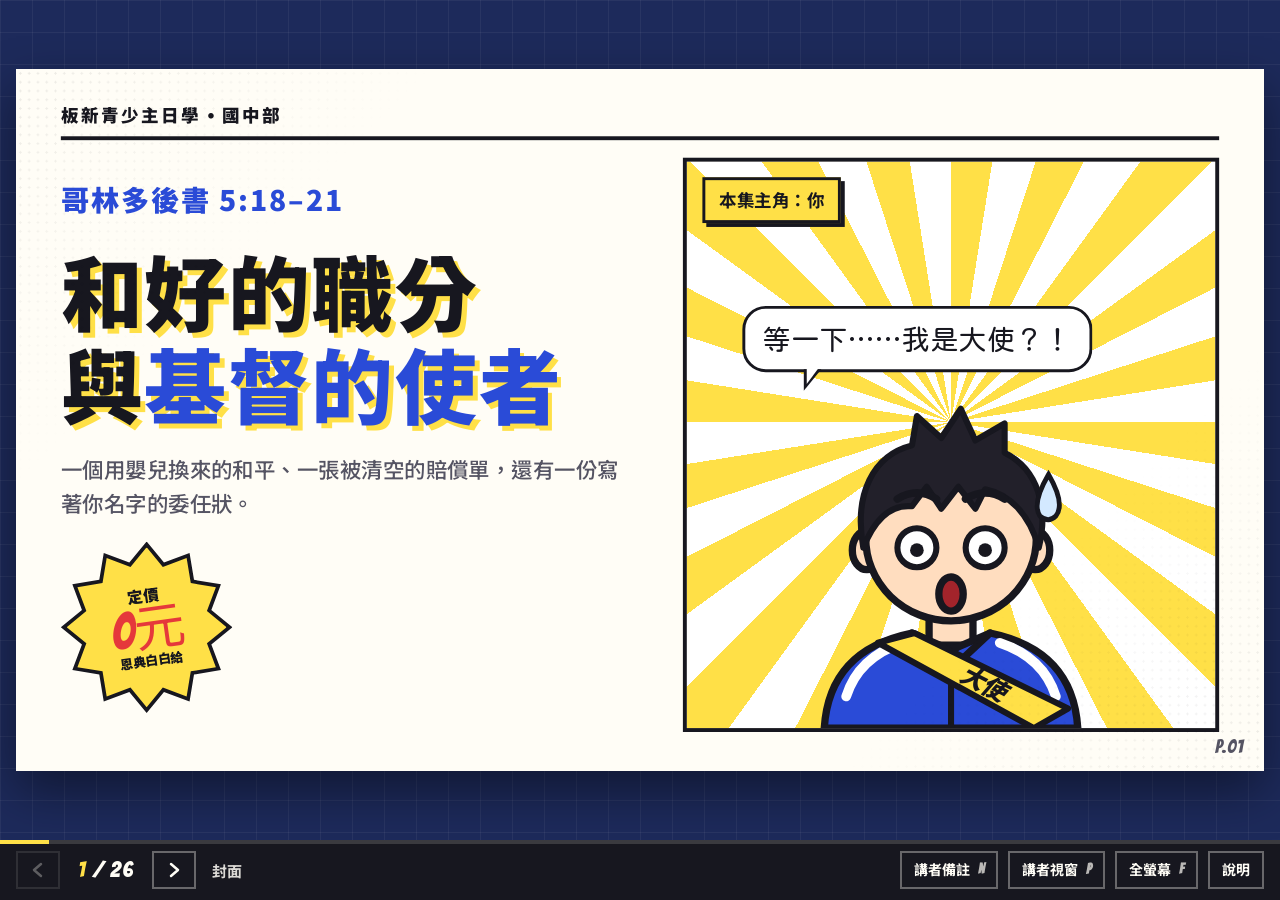
<file: sunday-school/junior-high/2026-10-18/slides.html>
<!doctype html>
<html lang="zh-Hant">
<head>
<meta charset="utf-8">
<meta name="viewport" content="width=device-width, initial-scale=1, viewport-fit=cover">
<style>:root{padding-top:env(safe-area-inset-top,0px);padding-bottom:env(safe-area-inset-bottom,0px)}body{margin:0;font:14px/1.4 system-ui,-apple-system,"PingFang TC","Microsoft JhengHei",sans-serif}img{max-width:100%}[hidden]{display:none!important}</style>
<title>和好的職分與基督的使者｜板新青少主日學 · 國中部</title>
<meta name="claude:viewport-fit-sides" content="cover">
<link rel="preconnect" href="https://fonts.googleapis.com">
<link rel="preconnect" href="https://fonts.gstatic.com" crossorigin>
<link rel="stylesheet" href="https://fonts.googleapis.com/css2?family=Bangers&family=Huninn&family=Noto+Sans+TC:wght@500;700;900&family=Noto+Serif+TC:wght@600&display=swap">
<style>
/* Layout: 20 comic-book pages (1280×720) lying on a ballpoint-blue desk. Wide screens show one page at a time, scaled to fit; phones and portrait tablets stack the pages and scroll. Single printed-paper look by choice. */
:root{
  --desk:#1D2A5B; --paper:#FFFDF6; --white:#FFFFFF; --ink:#17171F; --mute:#555463; --rule:#DAD5C7;
  --blue:#2A4BD7; --red:#E5383B; --hi:#FFE047; --sky:#D3E9FF; --rose:#FFDCD8; --leaf:#2E9E6B;
  --night:#22305E; --fog:#ECEBF0; --glow:#FFF6CF; --gold:#C9A227; --lineblue:#DCE7F7; --cream:#FFFBEA;
  --f-head:"Noto Sans TC","PingFang TC","Microsoft JhengHei","Heiti TC",sans-serif;
  --f-talk:"Huninn","Noto Sans TC","PingFang TC","Microsoft JhengHei",sans-serif;
  --f-verse:"Noto Serif TC","Songti TC","PMingLiU","Noto Serif CJK TC",serif;
  --f-sfx:"Bangers","Noto Sans TC","Impact",sans-serif;
  --fs-mega:84px; --fs-h:44px; --fs-verse:27px; --fs-lead:29px; --fs-body:22px; --fs-small:18px; --fs-tiny:15px;
  --bw:4px; --shadow:6px 6px 0 var(--ink);
  --star:polygon(50% 0%,60.1% 12.3%,75% 6.7%,77.6% 22.4%,93.3% 25%,87.7% 39.9%,100% 50%,87.7% 60.1%,93.3% 75%,77.6% 77.6%,75% 93.3%,60.1% 87.7%,50% 100%,39.9% 87.7%,25% 93.3%,22.4% 77.6%,6.7% 75%,12.3% 60.1%,0% 50%,12.3% 39.9%,6.7% 25%,22.4% 22.4%,25% 6.7%,39.9% 12.3%);
  color-scheme:light;
}
*,*::before,*::after{box-sizing:border-box}
html,body{height:100%}
body{background-color:var(--desk);background-image:linear-gradient(rgba(255,255,255,.05) 1px,transparent 1px),linear-gradient(90deg,rgba(255,255,255,.05) 1px,transparent 1px);background-size:32px 32px;color:var(--ink);font-family:var(--f-head);font-weight:500;overflow:hidden;-webkit-font-smoothing:antialiased}
p,h1,h2,h3,ul,ol,blockquote,figure{margin:0}
button{font:inherit;color:inherit}
:focus-visible{outline:3px solid var(--blue);outline-offset:3px}
mark{background:linear-gradient(transparent 50%,var(--hi) 50%,var(--hi) 92%,transparent 92%);color:inherit;padding:0 2px}

/* ---------- stage ---------- */
.viewport{position:fixed;left:0;right:0;top:env(safe-area-inset-top,0px);bottom:calc(60px + env(safe-area-inset-bottom,0px));padding-left:max(16px,env(safe-area-inset-left,0px));padding-right:max(16px,env(safe-area-inset-right,0px));padding-block:14px}
.deck{position:relative;width:100%;height:100%}
.slide{position:absolute;left:50%;top:50%;width:1280px;height:720px;background:var(--paper);color:var(--ink);font-size:var(--fs-body);line-height:1.6;overflow:hidden;box-shadow:0 20px 50px rgba(0,0,0,.45);transform:translate(-50%,-50%) scale(var(--s,.5)) translateX(var(--dx,0px));opacity:0;visibility:hidden;transition:opacity .3s ease,transform .45s cubic-bezier(.2,.8,.2,1),visibility 0s linear .45s}
.slide.before{--dx:-70px}.slide.after{--dx:70px}
.slide.on{opacity:1;visibility:visible;transition:opacity .3s ease,transform .45s cubic-bezier(.2,.8,.2,1),visibility 0s}
.slide::after{content:"";position:absolute;inset:0;pointer-events:none;background-image:radial-gradient(rgba(23,23,31,.08) 1px,transparent 1.4px);background-size:9px 9px;-webkit-mask-image:linear-gradient(135deg,#000 0,transparent 22%,transparent 78%,#000 100%);mask-image:linear-gradient(135deg,#000 0,transparent 22%,transparent 78%,#000 100%)}
.page{position:absolute;inset:0;padding:32px 46px 40px;display:flex;flex-direction:column;gap:18px}
.pg{position:absolute;right:20px;bottom:10px;font-family:var(--f-sfx);font-size:19px;letter-spacing:.08em;color:var(--mute)}
.notes{display:none}

/* ---------- shared comic parts ---------- */
.hd{display:flex;align-items:center;gap:16px;flex-wrap:wrap}
.ep{flex:none;font-weight:900;font-size:var(--fs-small);background:var(--ink);color:var(--paper);padding:6px 14px 7px;transform:skewX(-10deg);letter-spacing:.08em}
.hd h2{font-size:var(--fs-h);font-weight:900;line-height:1.12;text-wrap:balance}
.hd h2 small{font-family:var(--f-sfx);font-weight:400;font-size:.62em;letter-spacing:.05em;color:var(--blue);margin-left:8px}
.ref{margin-left:auto;font-weight:700;font-size:var(--fs-tiny);border:2.5px solid var(--ink);border-radius:999px;padding:3px 12px;background:var(--white);transform:rotate(2deg);white-space:nowrap}
.grow{flex:1;min-height:0}
.cols{display:grid;grid-template-columns:var(--c,1fr 1fr);gap:22px;min-height:0}
.stack{display:flex;flex-direction:column;gap:14px;min-width:0;min-height:0}
.pn{position:relative;border:var(--bw) solid var(--ink);background:var(--white);overflow:hidden;min-width:0;min-height:0}
.pn .scn{position:absolute;inset:0;width:100%;height:100%;display:block}
.cap{background:var(--hi);border:3px solid var(--ink);padding:7px 14px;font-weight:700;font-size:var(--fs-small);line-height:1.5;box-shadow:4px 4px 0 var(--ink)}
.cap.ov{position:absolute;top:16px;left:16px;max-width:64%;z-index:2}
.cap.ovb{position:absolute;bottom:16px;left:16px;right:16px;z-index:2}
.cap.big{font-size:var(--fs-body);box-shadow:var(--shadow)}
.bub{position:relative;background:var(--white);border:3px solid var(--ink);border-radius:24px;padding:10px 18px;font-family:var(--f-talk);font-size:var(--fs-body);line-height:1.45;color:var(--ink)}
.bub::before,.bub::after{content:"";position:absolute;width:0;height:0;border-style:solid}
.bub.b-dl::before{left:var(--t,30px);bottom:-22px;border-width:22px 18px 0 0;border-color:var(--ink) transparent transparent transparent}
.bub.b-dl::after{left:calc(var(--t,30px) + 3px);bottom:-15px;border-width:16px 12px 0 0;border-color:var(--white) transparent transparent transparent}
.bub.b-dr::before{right:var(--t,30px);bottom:-22px;border-width:22px 0 0 18px;border-color:var(--ink) transparent transparent transparent}
.bub.b-dr::after{right:calc(var(--t,30px) + 3px);bottom:-15px;border-width:16px 0 0 12px;border-color:var(--white) transparent transparent transparent}
.bub.b-ul::before{left:var(--t,30px);top:-22px;border-width:0 18px 22px 0;border-color:transparent transparent var(--ink) transparent}
.bub.b-ul::after{left:calc(var(--t,30px) + 3px);top:-15px;border-width:0 12px 16px 0;border-color:transparent transparent var(--white) transparent}
.bub.b-l::before{left:-24px;top:var(--t,18px);border-width:0 24px 18px 0;border-color:transparent var(--ink) transparent transparent}
.bub.b-l::after{left:-17px;top:calc(var(--t,18px) + 3px);border-width:0 18px 13px 0;border-color:transparent var(--white) transparent transparent}
.bub .who{position:absolute;top:-15px;left:16px;background:var(--ink);color:var(--paper);font-family:var(--f-head);font-weight:700;font-size:13px;line-height:1.5;padding:1px 9px;letter-spacing:.08em}
.think{position:relative;background:var(--white);border:3px solid var(--ink);border-radius:999px;padding:7px 18px;font-family:var(--f-talk);font-size:var(--fs-small);line-height:1.45;color:var(--ink)}
.think::before,.think::after{content:"";position:absolute;background:var(--white);border:3px solid var(--ink);border-radius:50%}
.think::before{width:15px;height:15px;left:24px;bottom:-17px}
.think::after{width:9px;height:9px;left:14px;bottom:-28px}
.sfx{font-family:var(--f-sfx);font-weight:900;color:var(--red);-webkit-text-stroke:2.5px var(--ink);paint-order:stroke fill;letter-spacing:.04em;line-height:1;white-space:nowrap}
.burst{position:relative;display:grid;place-items:center;aspect-ratio:1}
.burst::before,.burst::after{content:"";position:absolute;clip-path:var(--star)}
.burst::before{inset:0;background:var(--ink)}
.burst::after{inset:6px;background:var(--hi)}
.burst>span{position:relative;z-index:1}
.chr{display:block;flex:none;width:calc(var(--w,150px) * var(--k,1));max-width:100%}
.chr svg{display:block;width:100%;height:auto;overflow:visible}
.nm{font-weight:900;font-size:var(--fs-tiny);background:var(--ink);color:var(--paper);padding:1px 10px;letter-spacing:.08em}
.ask{position:relative;background:var(--white);border:var(--bw) solid var(--ink);box-shadow:var(--shadow);padding:28px 24px 20px;font-size:var(--fs-lead);font-weight:900;line-height:1.45}
.ask-tag{position:absolute;top:-17px;left:18px;background:var(--red);color:var(--white);font-size:var(--fs-tiny);font-weight:900;padding:3px 12px;border:3px solid var(--ink);transform:rotate(-3deg);letter-spacing:.12em}
.vs{font-family:var(--f-verse);font-weight:600;color:var(--blue);font-size:var(--fs-body);line-height:1.6}
.vs cite{display:block;font-family:var(--f-head);font-style:normal;font-weight:700;font-size:var(--fs-tiny);color:var(--mute);margin-top:4px;letter-spacing:.08em}
.small{font-size:var(--fs-small);line-height:1.65}
.hl{background:var(--hi);padding:0 .12em;box-decoration-break:clone;-webkit-box-decoration-break:clone}
.btn{font-weight:900;font-size:var(--fs-small);border:3px solid var(--ink);background:var(--white);color:var(--ink);padding:10px 20px;cursor:pointer;box-shadow:4px 4px 0 var(--ink);transition:transform .1s,box-shadow .1s}
.btn:hover{transform:translate(-1px,-1px);box-shadow:5px 5px 0 var(--ink)}
.btn:active{transform:translate(3px,3px);box-shadow:1px 1px 0 var(--ink)}
.btn.primary{background:var(--red);color:var(--white)}
.btns{display:flex;gap:14px;flex-wrap:wrap}
.pn-h{align-self:flex-start;font-size:var(--fs-small);font-weight:900;background:var(--ink);color:var(--paper);padding:3px 12px;letter-spacing:.1em}
.foot-line{font-weight:900;font-size:var(--fs-body);text-align:center}
.word{display:flex;flex-direction:column;border:var(--bw) solid var(--ink);background:var(--white);padding:10px 20px;box-shadow:var(--shadow);align-self:flex-start}
.gk{font-family:"Noto Serif","Noto Serif TC",Georgia,"Times New Roman",serif;font-size:38px;font-weight:600;line-height:1.25}
.tr{font-size:var(--fs-small);color:var(--mute);font-weight:700}

/* ---------- 1 cover ---------- */
.cv-top{display:flex;justify-content:space-between;align-items:center;border-bottom:4px solid var(--ink);padding-bottom:8px;font-weight:900;font-size:var(--fs-small);letter-spacing:.14em}
.cv-issue{font-family:var(--f-sfx);font-weight:400;font-size:26px;letter-spacing:.08em;color:var(--red)}
.cv-text{justify-content:center;gap:22px}
.cv-kicker{font-weight:900;color:var(--blue);font-size:var(--fs-lead);letter-spacing:.06em}
.cv-title{font-size:var(--fs-mega);font-weight:900;line-height:1.14;letter-spacing:.02em;text-shadow:5px 5px 0 var(--hi)}
.cv-title span{color:var(--blue)}
.cv-blurb{font-size:var(--fs-body);color:var(--mute);max-width:26em}
.cv-price{width:176px}
.cv-price>span{display:flex;flex-direction:column;align-items:center;font-weight:900;font-size:16px;line-height:1.15;transform:rotate(-8deg);text-align:center}
.cv-price b{font-family:var(--f-sfx);font-weight:400;font-size:52px;color:var(--red);line-height:1}
.cv-price small{font-size:13px}
.cv-art{display:flex;flex-direction:column;align-items:center;justify-content:flex-end;gap:30px;padding-top:80px;background:repeating-conic-gradient(from 0deg at 50% 46%,var(--hi) 0deg 9deg,var(--white) 9deg 18deg)}
.cv-bub{font-size:var(--fs-lead);margin-right:70px}

/* ---------- 2 toc ---------- */
.toc{display:grid;grid-template-columns:repeat(3,1fr);grid-auto-rows:1fr;gap:20px}
.toc-i{display:flex;flex-direction:column;gap:6px;text-align:left;border:var(--bw) solid var(--ink);background:var(--white);padding:16px 20px;cursor:pointer;box-shadow:var(--shadow);transition:transform .12s,box-shadow .12s;min-width:0}
.toc-i:hover{transform:translate(-2px,-2px);box-shadow:8px 8px 0 var(--ink)}
.toc-top{display:flex;justify-content:space-between;align-items:center;margin-bottom:4px}
.no{font-family:var(--f-sfx);font-size:40px;line-height:1;color:var(--paper);background:var(--ink);width:58px;height:58px;display:grid;place-items:center;border-radius:50%;padding-top:4px}
.no.zh{font-family:var(--f-head);font-weight:900;font-size:24px;padding-top:0}
.toc-top svg{width:96px;height:96px}
.toc-i .tt{font-size:calc(var(--fs-lead) * 1.2);font-weight:900;line-height:1.2}
.toc-i .ds{font-size:var(--fs-body);color:var(--mute);line-height:1.45}
.toc-i .tg{margin-top:auto;align-self:flex-start;font-size:var(--fs-tiny);font-weight:900;border:2.5px solid var(--ink);padding:1px 10px;background:var(--hi)}
.toc-i .tg.v{background:var(--sky)}

/* ---------- 3 bible ---------- */
.bible{display:flex;flex-direction:column;justify-content:space-between;background:var(--white);border:var(--bw) solid var(--ink);box-shadow:var(--shadow);padding:10px 28px}
.vrow{display:grid;grid-template-columns:1fr 250px;gap:26px;align-items:center;padding-block:10px;border-bottom:2px dashed var(--rule)}
.vrow:last-child{border-bottom:0}
.v{font-family:var(--f-verse);font-weight:600;font-size:var(--fs-verse);line-height:1.7}
.v sup{font-family:var(--f-sfx);font-weight:400;color:var(--red);font-size:.8em;margin-right:6px;vertical-align:.3em}
.doodle{font-family:var(--f-talk);color:var(--blue);font-size:21px;line-height:1.35;transform:rotate(-2.5deg)}
.doodle b{color:var(--red);font-weight:400}
.doodle span{display:inline-block;margin-left:6px;font-family:var(--f-head);font-weight:700;font-size:13px;border:2px solid var(--blue);padding:0 8px;border-radius:999px;vertical-align:.15em}

/* ---------- 4–6 episode 1 ---------- */
.fact{border:3px dashed var(--ink);padding:12px 16px;font-size:var(--fs-small);line-height:1.6;background:var(--white)}
.fact b{display:inline-block;background:var(--ink);color:var(--paper);padding:0 8px;margin-right:8px;font-size:var(--fs-tiny)}
.strip3{display:grid;grid-template-columns:repeat(3,1fr);gap:16px}
.strip3 .cap.ov{max-width:calc(100% - 32px)}
.strip3 .sfx{position:absolute;right:14px;bottom:62px;font-size:30px;color:var(--hi);transform:rotate(-6deg);z-index:2}
.punch{text-align:center;font-weight:900;font-size:var(--fs-lead)}
.turn{font-size:var(--fs-h);font-weight:900;line-height:1.2;color:var(--red)}
.ep1c .ovtop{position:absolute;top:16px;left:16px;right:16px;z-index:2;display:flex;flex-direction:column;align-items:flex-start;gap:14px}
.ep1c .ovtop .bub{font-size:var(--fs-small)}
.turn.sm{font-size:calc(var(--fs-h) * .82)}

/* ---------- 7–8 episode 2 ---------- */
.room{display:flex;flex-direction:column;gap:12px;padding:16px;background-color:var(--rose);background-image:radial-gradient(rgba(229,56,59,.2) 1.5px,transparent 1.9px);background-size:12px 12px}
.feud{display:grid;grid-template-columns:1fr 52px 1fr;align-items:end;gap:6px}
.fchar{display:flex;flex-direction:column;align-items:center;gap:8px;min-width:0}
.fchar .bub{font-size:var(--fs-tiny);align-self:stretch;margin-bottom:12px}
.bolt{align-self:center;width:52px}
.me-row{display:flex;align-items:center;justify-content:center;gap:22px;margin-top:auto}
.q-lead{font-size:var(--fs-lead);font-weight:900}
.opts{display:flex;flex-direction:column;gap:12px}
.opt{font-size:var(--fs-small);font-weight:700;text-align:left;line-height:1.45;display:flex;gap:14px;align-items:center;border:3px solid var(--ink);background:var(--white);padding:10px 16px;cursor:pointer;box-shadow:4px 4px 0 var(--ink);transition:transform .1s,box-shadow .1s,background .15s}
.opt:hover{background:var(--glow)}
.opt b{font-family:var(--f-sfx);font-weight:400;font-size:30px;width:44px;height:44px;flex:none;display:grid;place-items:center;border:3px solid var(--ink);border-radius:50%;background:var(--hi);padding-top:3px}
.opt[aria-pressed="true"]{background:var(--sky);transform:translate(3px,3px);box-shadow:1px 1px 0 var(--ink)}
.verdict{border:var(--bw) dashed var(--ink);background:var(--white);display:flex;align-items:center;gap:16px;padding:10px 18px;min-height:150px;flex:1}
.verdict.on{border-style:solid}
.verdict .hint{color:var(--mute);font-family:var(--f-talk);font-size:var(--fs-small)}
.verdict p{font-size:var(--fs-small);line-height:1.55}
.vtag{display:inline-block;font-weight:900;color:var(--white);background:var(--red);padding:1px 10px;margin-bottom:6px;font-size:var(--fs-tiny);letter-spacing:.06em}
.verdict.c .vtag{background:var(--leaf)}
.three{display:grid;grid-template-columns:1fr 1fr 1fr;align-items:end;gap:10px;flex:1}
.three .fchar .bub{font-size:var(--fs-tiny)}
.bigq{font-size:var(--fs-h);font-weight:900;line-height:1.3}

/* ---------- 9–12 episode 3 ---------- */
.vsgrid{display:grid;grid-template-columns:1fr 80px 1fr;gap:12px;align-items:stretch}
.vs-mark{align-self:center;font-family:var(--f-sfx);font-size:64px;color:var(--red);-webkit-text-stroke:3px var(--ink);paint-order:stroke fill;text-align:center;transform:rotate(-8deg);line-height:1}
.cmp{display:flex;flex-direction:column;gap:12px;padding:18px 22px}
.cmp.gray{background:var(--fog)}
.cmp.warm{background:var(--glow)}
.ill{display:block;width:100%;height:auto;max-height:290px}
.dir{font-weight:900;font-size:var(--fs-lead);line-height:1.2}
.cmp p{font-size:var(--fs-body);line-height:1.6}
.evo{display:grid;grid-template-columns:1fr auto 1fr;align-items:center;gap:10px}
.evo-i{border:3px solid var(--ink);background:var(--white);padding:10px;text-align:center;display:flex;flex-direction:column;align-items:center;gap:2px;font-size:var(--fs-small)}
.evo-i svg{width:110px;height:auto}
.evo-i b{font-size:var(--fs-tiny);color:var(--mute)}
.evo-ar{font-family:var(--f-sfx);font-size:46px;color:var(--red)}
.bridge{display:flex;flex-direction:column}
.bridge svg{flex:1;min-height:0;width:100%}
.bridge .cap{margin:0 14px 14px}
.ledger{position:relative;border:var(--bw) solid var(--ink);background:var(--white);box-shadow:var(--shadow);display:flex;flex-direction:column;overflow:hidden}
.lg-head{display:flex;justify-content:space-between;align-items:center;background:var(--ink);color:var(--paper);padding:9px 18px;font-weight:900;font-size:var(--fs-body)}
.lg-head small{font-weight:700;font-size:var(--fs-tiny);opacity:.8}
.lg-wrap{overflow-x:auto;flex:1;display:flex}
.ledger table{width:100%;height:100%;border-collapse:collapse;font-size:var(--fs-body)}
.ledger th{text-align:left;font-size:var(--fs-tiny);color:var(--mute);padding:6px 16px;border-bottom:3px solid var(--ink)}
.ledger th:last-child{text-align:right}
.ledger td{padding:9px 16px;border-bottom:1.5px solid var(--rule);line-height:1.4}
.ledger td.d{font-family:var(--f-sfx);font-size:19px;color:var(--mute);width:84px;letter-spacing:.05em}
.ledger td.st{font-weight:900;color:var(--red);width:100px;text-align:right;white-space:nowrap}
.ledger tr.paid td.it{text-decoration:line-through;text-decoration-thickness:2px;color:var(--mute)}
.ledger tr.paid td.st{color:var(--leaf)}
.lg-total{display:flex;justify-content:space-between;align-items:center;padding:10px 18px;border-top:4px double var(--ink);font-weight:900;font-size:var(--fs-body)}
.lg-total b{color:var(--red)}
.ledger.paid .lg-total b{color:var(--leaf)}
.stamp{position:absolute;right:40px;top:42%;z-index:3;border:6px double var(--red);color:var(--red);font-weight:900;font-size:40px;line-height:1.1;padding:8px 20px;text-align:center;background:rgba(255,255,255,.7);opacity:0;transform:rotate(-14deg) scale(2.4);transition:opacity .2s,transform .35s cubic-bezier(.3,1.6,.5,1);pointer-events:none;letter-spacing:.1em}
.stamp small{display:block;font-size:16px;letter-spacing:.2em}
.ledger.paid .stamp{opacity:.95;transform:rotate(-14deg) scale(1)}
.koma{display:grid;grid-template-columns:repeat(4,1fr);gap:14px}
.k{display:flex;flex-direction:column;gap:10px;padding:12px}
.k .kn{position:absolute;top:8px;right:8px;width:38px;height:38px;border-radius:50%;background:var(--ink);color:var(--paper);display:grid;place-items:center;font-weight:900;font-size:18px;z-index:2}
.k .cap{font-size:var(--fs-tiny);margin-right:42px}
.k .art{flex:1;min-height:0;display:flex;flex-direction:column;align-items:center;justify-content:center;gap:8px;position:relative}
.k .sfx{position:absolute;z-index:2}
.k .bub,.k .think{font-size:var(--fs-tiny)}
.k.boom{background:repeating-conic-gradient(from 0deg at 50% 52%,var(--white) 0deg 5deg,var(--fog) 5deg 10deg)}
.k.tense{background:var(--fog)}
.k.warm{background:var(--glow)}
.rec{border:2.5px solid var(--ink);background:var(--white);padding:6px 12px;font-family:var(--f-talk);color:var(--red);font-size:var(--fs-tiny);line-height:1.55;transform:rotate(3deg);box-shadow:3px 3px 0 var(--ink)}
.rec b{display:block;color:var(--ink);font-family:var(--f-head);font-weight:900}
.notice{border:2.5px solid var(--ink);background:var(--white);padding:6px 12px;text-align:center;transform:rotate(-4deg);font-weight:900;font-size:var(--fs-tiny);box-shadow:3px 3px 0 var(--ink);line-height:1.4}
.notice b{display:block;color:var(--red);font-size:19px}
.k4row{display:flex;align-items:flex-end;gap:6px}

/* ---------- 13–15 episode 4 ---------- */
.amb{display:flex;flex-direction:column;justify-content:center;gap:22px;padding:18px 24px}
.amb .row{display:flex;align-items:center;gap:22px}
.amb .cap{align-self:flex-start}
.rome{background:var(--fog)}
.mine{background-color:var(--sky);background-image:radial-gradient(rgba(42,75,215,.16) 1.5px,transparent 1.9px);background-size:12px 12px}
.facts{list-style:none;padding:0;display:flex;flex-direction:column;gap:10px;font-size:var(--fs-body);line-height:1.5}
.facts li{display:flex;gap:12px;align-items:baseline}
.facts li::before{content:"";flex:none;width:10px;height:10px;background:var(--red);transform:rotate(45deg) translateY(-1px)}
.facts .gkin{font-family:"Noto Serif",Georgia,serif;font-weight:600}
.cmp .row{display:flex;align-items:flex-end;justify-content:center;gap:10px}
.duo{display:grid;grid-template-columns:1fr 1fr;gap:16px}
.duo>div{border:3px solid var(--ink);padding:10px 16px;font-size:var(--fs-small);background:var(--white);display:flex;gap:14px;align-items:center;line-height:1.45}
.duo b{font-size:var(--fs-body);font-weight:900;white-space:nowrap}
.cert{position:relative;background:var(--cream);border:var(--bw) solid var(--ink);padding:10px;box-shadow:var(--shadow)}
.cert-in{position:relative;height:100%;border:6px double var(--gold);padding:22px 34px;display:flex;flex-direction:column;align-items:center;gap:12px;text-align:center}
.cert-k{font-size:var(--fs-tiny);letter-spacing:.3em;color:var(--mute);font-weight:700}
.cert h3{font-family:var(--f-verse);font-size:40px;letter-spacing:.14em;font-weight:600;line-height:1.3}
.cert-main{font-family:var(--f-verse);font-size:25px;line-height:2}
.fill{display:inline-block;min-width:6.5em;border-bottom:2.5px solid var(--ink);color:var(--blue);font-family:var(--f-talk);font-size:1.12em;padding:0 .3em;text-align:center;line-height:1.5}
.duty{font-size:var(--fs-small);line-height:1.65;text-align:left;border-top:2px dashed var(--rule);padding-top:12px;align-self:stretch}
.cert-ft{display:flex;justify-content:space-between;gap:12px;font-size:var(--fs-tiny);font-weight:700;margin-top:auto;align-self:stretch;flex-wrap:wrap}
.seal{position:absolute;right:34px;bottom:58px;width:98px;height:98px;border:5px solid var(--red);border-radius:50%;color:var(--red);font-family:var(--f-verse);font-size:28px;font-weight:600;display:grid;place-items:center;transform:rotate(-12deg);opacity:.85;letter-spacing:.1em;line-height:1.1;text-align:center}
.field{display:flex;flex-direction:column;gap:6px}
.field label{font-weight:900;font-size:var(--fs-small)}
.field input{font:inherit;font-size:var(--fs-body);border:3px solid var(--ink);padding:9px 14px;background:var(--white);color:var(--ink);width:100%;box-shadow:4px 4px 0 var(--ink);border-radius:0}

/* ---------- 16–17 episode 5 ---------- */
.vs.big{font-size:var(--fs-lead);text-align:center;color:var(--ink)}
.tri{display:grid;grid-template-columns:repeat(3,1fr);gap:18px}
.tri-i{padding:18px 22px;display:flex;flex-direction:column;gap:10px}
.tri-n{font-family:var(--f-sfx);font-size:52px;line-height:1;color:var(--blue)}
.tri-i h3{font-size:var(--fs-lead);font-weight:900;line-height:1.25}
.tri-i p{font-size:var(--fs-body);line-height:1.7}
.warn{margin-top:auto;align-self:flex-start;background:var(--hi);border:3px solid var(--ink);padding:3px 12px;font-weight:900;font-size:var(--fs-small);transform:rotate(-3deg);box-shadow:3px 3px 0 var(--ink)}
.swap{display:grid;grid-template-columns:210px 1fr 190px;align-items:end;gap:16px;padding:16px 24px 14px;background-color:var(--fog);background-image:linear-gradient(transparent calc(100% - 26px),var(--rule) calc(100% - 26px))}
.sw-side{display:flex;flex-direction:column;align-items:center;gap:8px}
.sw-side svg.crs{width:150px;height:auto}
.papers{display:flex;justify-content:space-around;align-items:center;gap:20px;align-self:center}
.papers.rev{flex-direction:row-reverse}
.paper{width:172px;aspect-ratio:3/4;background-color:var(--white);background-image:repeating-linear-gradient(transparent 0 22px,var(--lineblue) 22px 23.5px);border:3px solid var(--ink);box-shadow:5px 5px 0 var(--ink);padding:12px;display:flex;flex-direction:column;align-items:center;gap:6px;position:relative}
.score{font-family:var(--f-sfx);font-size:60px;line-height:1;color:var(--red);border:4px solid var(--red);border-radius:50%;width:100px;height:100px;display:grid;place-items:center;transform:rotate(-10deg);background:var(--white);padding-top:6px}
.p100 .score{width:118px;font-size:54px}
.paper .sub{font-weight:900;font-size:var(--fs-tiny);color:var(--red)}
.p100 .sub{color:var(--leaf)}
.paper .sign{margin-top:auto;font-size:var(--fs-tiny);font-weight:700;align-self:flex-start}
.paper .sign b{font-family:var(--f-talk);font-weight:400;color:var(--blue);font-size:19px}
.paper .xx{position:absolute;inset:auto 10px 46px auto;font-family:var(--f-sfx);color:var(--red);font-size:22px;transform:rotate(12deg);line-height:1}
.paper .star{position:absolute;top:-14px;right:-14px;width:44px;height:44px}
.sw-bottom{display:grid;grid-template-columns:auto 1fr;gap:22px;align-items:center}
.sw-text{display:flex;flex-direction:column;gap:22px}
.sw-text p{font-size:var(--fs-small);line-height:1.6}

/* ---------- 18–20 final ---------- */
.sub-h{font-size:var(--fs-body);font-weight:700;color:var(--blue);margin-top:-6px}
.night{display:flex;flex-direction:column;gap:12px;padding:18px;background-color:var(--night);background-image:radial-gradient(#FFFFFF 1.2px,transparent 1.7px),radial-gradient(#FFFFFF .8px,transparent 1.2px);background-size:92px 74px,53px 41px;background-position:0 0,22px 30px}
.thoughts{display:flex;flex-direction:column;gap:18px;align-items:flex-start}
.thoughts .think:nth-child(2){margin-left:70px}
.thoughts .think:nth-child(3){margin-left:140px}
.desk-row{margin-top:auto;display:flex;flex-direction:column;align-items:center}
.desk-row svg{width:100%;max-width:440px;height:auto;margin-top:-18%}
.night .cap{align-self:flex-start}
.ask.tall{font-size:var(--fs-lead);display:flex;flex-direction:column;gap:18px;justify-content:center}
.ask.tall p{font-weight:700;font-size:var(--fs-body);color:var(--mute)}
.pcard{position:relative;border:var(--bw) solid var(--ink);background:var(--white);box-shadow:var(--shadow);display:flex;flex-direction:column}
.pc-top{display:flex;align-items:center;gap:16px;background:var(--blue);color:var(--white);padding:12px 22px;border-bottom:var(--bw) solid var(--ink)}
.pc-top .sec{font-family:var(--f-sfx);font-size:34px;line-height:1;background:var(--hi);color:var(--ink);border:3px solid var(--ink);padding:5px 10px 2px;transform:rotate(-4deg)}
.pc-top b{font-size:var(--fs-lead);font-weight:900}
.prayer{font-family:var(--f-talk);font-size:27px;line-height:1.8;padding:22px 30px;flex:1}
.prayer em{font-style:normal;background:linear-gradient(transparent 55%,var(--hi) 55%)}
.how{list-style:none;padding:0;counter-reset:h;display:flex;flex-direction:column;gap:24px}
.how li{counter-increment:h;display:grid;grid-template-columns:42px 1fr;gap:14px;align-items:start;font-size:var(--fs-body);line-height:1.5}
.how li::before{content:counter(h);font-family:var(--f-sfx);font-size:26px;width:42px;height:42px;border:3px solid var(--ink);border-radius:50%;display:grid;place-items:center;background:var(--hi);padding-top:3px}
.how b{display:block;font-size:var(--fs-lead);font-weight:900}
.week{border:3px solid var(--ink);background:var(--white);padding:12px 16px;margin-top:auto}
.week p{font-weight:900;font-size:var(--fs-small)}
.week p small{font-weight:700;color:var(--mute);font-size:var(--fs-tiny);margin-left:6px}
.days{display:grid;grid-template-columns:repeat(7,1fr);gap:8px;margin-top:10px}
.day{aspect-ratio:1;border:2.5px solid var(--ink);background:var(--paper);display:grid;place-items:center;font-weight:900;font-size:var(--fs-small);cursor:pointer;position:relative;padding:0}
.day[aria-pressed="true"]{background:var(--rose)}
.day[aria-pressed="true"]::after{content:"換";position:absolute;inset:3px;border:3px solid var(--red);border-radius:50%;color:var(--red);display:grid;place-items:center;transform:rotate(-12deg);background:rgba(255,255,255,.75)}
.sum3{display:grid;grid-template-columns:repeat(3,1fr);gap:18px}
.sum-i{padding:18px 22px;display:flex;flex-direction:column;justify-content:center;gap:8px}
.sum-i .ic{height:150px;display:flex;align-items:center;justify-content:center}
.sum-i .ic svg{height:100%;width:auto}
.sum-i h3{font-size:var(--fs-lead);font-weight:900;line-height:1.3}
.sum-i p{font-size:var(--fs-small);line-height:1.6}
.sum-i .kn{position:absolute;top:10px;left:12px;font-family:var(--f-sfx);font-size:34px;color:var(--blue);line-height:1}
.finale{display:flex;align-items:flex-end;gap:34px}
.trio{display:flex;align-items:flex-end;flex:none}
.trio .chr+.chr{margin-left:-16px}
.bub.big{font-size:var(--fs-lead);font-weight:400;margin-bottom:40px;flex:1}
.bub.big small{display:block;font-size:var(--fs-small);color:var(--mute);margin-top:4px}

/* ---------- recap ---------- */
.recap .k .cap{margin-right:0}
.vq{font-family:var(--f-verse);font-weight:600;font-size:var(--fs-tiny);line-height:1.6;color:var(--blue)}
.gk-tag{align-self:flex-start;font-family:"Noto Serif",Georgia,"Times New Roman",serif;font-size:var(--fs-tiny);background:var(--white);border:2px solid var(--ink);padding:0 8px;line-height:1.6}
.k.dots{background-color:var(--rose);background-image:radial-gradient(rgba(229,56,59,.18) 1.5px,transparent 1.9px);background-size:12px 12px}
.k.skyd{background-color:var(--sky);background-image:radial-gradient(rgba(42,75,215,.15) 1.5px,transparent 1.9px);background-size:12px 12px}
.push,.egg,.labels{position:relative;max-width:100%}
.push{width:230px;aspect-ratio:230/190}
.push .bigheart{position:absolute;left:0;top:4%;width:64%;height:auto}
.push .chr{position:absolute;right:0;bottom:0;width:56%}
.push .sfx{position:absolute;left:4%;bottom:2%;font-size:30px;transform:rotate(-8deg)}
.labels{width:210px;aspect-ratio:1}
.labels .chr{position:absolute;left:50%;bottom:0;transform:translateX(-50%);width:64%}
.tagnote{position:absolute;font-family:var(--f-talk);font-size:var(--fs-tiny);background:var(--hi);border:2px solid var(--ink);padding:1px 9px;text-decoration:line-through;text-decoration-color:var(--red);text-decoration-thickness:3px;box-shadow:2px 2px 0 var(--ink);white-space:nowrap}
.tagnote.t1{left:0;top:8%;transform:rotate(-14deg)}
.tagnote.t2{right:0;top:0;transform:rotate(12deg);background:var(--rose)}
.tagnote.t3{right:0;top:36%;transform:rotate(-6deg);background:var(--white)}
.egg{width:180px;aspect-ratio:180/200}
.egg .chr{position:absolute;left:50%;top:4%;width:72%;transform:translateX(-50%)}
.egg .shell-b{position:absolute;left:0;bottom:0;width:100%;height:auto}
.egg .shell-t{position:absolute;right:-8%;top:0;width:36%;height:auto;transform:rotate(26deg)}
.sign-art{display:flex;flex-direction:column;align-items:center;gap:0}
.sign-art svg{width:180px;max-width:100%;height:auto}

/* ---------- chapter title pages ---------- */
.chap-grid{display:grid;grid-template-columns:1.1fr 1fr;gap:26px}
.chap-art{display:flex;flex-direction:column;align-items:center;justify-content:center;gap:22px;padding:28px;background:repeating-conic-gradient(from 0deg at 50% 46%,var(--ink) 0deg 1.2deg,var(--white) 1.2deg 7deg)}
.chap-box{display:flex;flex-direction:column;align-items:center;gap:10px;text-align:center;background:var(--white);border:var(--bw) solid var(--ink);box-shadow:var(--shadow);padding:22px 30px 24px;transform:rotate(-1.5deg)}
.chap-lbl{font-weight:900;font-size:var(--fs-small);letter-spacing:.2em;background:var(--ink);color:var(--paper);padding:3px 14px;transform:skewX(-10deg)}
.chap-ep{font-weight:900;font-size:var(--fs-lead);color:var(--red);letter-spacing:.12em;line-height:1.2}
.chap-t{font-size:74px;font-weight:900;line-height:1.1;text-shadow:5px 5px 0 var(--hi)}
.chap-sub{font-size:var(--fs-body);font-weight:700;color:var(--blue);white-space:nowrap;line-height:1.5}
.chap-ico{width:150px;height:150px;background:var(--white);border:var(--bw) solid var(--ink);border-radius:50%;padding:18px;box-shadow:var(--shadow)}
.chap-side{display:flex;flex-direction:column;justify-content:center;gap:18px;min-width:0}
.chap-verse{background:var(--white);border:var(--bw) solid var(--ink);box-shadow:var(--shadow);padding:16px 24px}
.chap-verse .v+.v{margin-top:8px}
.chap-verse .v.sm{font-size:var(--fs-body);color:var(--mute)}
.chap-ref{font-weight:900;font-size:var(--fs-tiny);letter-spacing:.12em;color:var(--mute);margin-bottom:4px}
.keys-box{border:3px dashed var(--ink);background:var(--white);padding:12px 20px}
.keys-h{font-weight:900;font-size:var(--fs-small);color:var(--mute);letter-spacing:.1em;margin-bottom:6px}
.keys{list-style:none;padding:0;margin:0;counter-reset:kk;display:flex;flex-direction:column;gap:6px}
.keys li{counter-increment:kk;display:flex;gap:12px;align-items:baseline;font-size:var(--fs-body);font-weight:700;line-height:1.4}
.keys li::before{content:counter(kk);font-family:var(--f-sfx);font-weight:400;color:var(--blue);font-size:24px;min-width:20px;flex:none}
.keys li small{font-size:var(--fs-tiny);color:var(--mute);font-weight:700}
.keys li.illus{counter-increment:none}
.keys li.illus::before{content:"比喻";font-family:var(--f-head);font-weight:900;font-size:13px;color:var(--white);background:var(--red);padding:0 6px}

/* ---------- equipment cards ---------- */
.gear{display:grid;grid-template-columns:1fr 64px 1fr;gap:12px;align-items:stretch}
.gcard{position:relative;border:var(--bw) solid var(--ink);background:var(--white);box-shadow:var(--shadow);display:flex;flex-direction:column;min-width:0}
.gc-top{display:flex;justify-content:space-between;align-items:center;padding:8px 18px;border-bottom:var(--bw) solid var(--ink);font-weight:900;font-size:var(--fs-small);color:var(--white);letter-spacing:.1em}
.gcard.a .gc-top{background:var(--blue)}
.gcard.b .gc-top{background:var(--red)}
.gc-top .rar{color:var(--hi);letter-spacing:.15em}
.gc-body{padding:14px 20px 16px;display:flex;flex-direction:column;gap:12px;flex:1}
.gc-head{display:flex;gap:16px;align-items:center}
.gc-head svg{width:92px;height:92px;flex:none}
.gc-name{font-size:var(--fs-h);font-weight:900;line-height:1.1}
.gc-gk{font-family:"Noto Serif",Georgia,"Times New Roman",serif;font-size:var(--fs-small);color:var(--mute);margin-top:4px}
.gc-dl{display:grid;grid-template-columns:auto 1fr;gap:10px 12px;margin:0;font-size:var(--fs-small);line-height:1.55;border-top:2px dashed var(--rule);padding-top:12px}
.gc-dl dt{font-weight:900;background:var(--ink);color:var(--paper);padding:0 8px;font-size:var(--fs-tiny);align-self:start;margin-top:3px;letter-spacing:.08em}
.gc-dl dd{margin:0}
.plus{align-self:center;font-family:var(--f-sfx);font-size:66px;color:var(--leaf);-webkit-text-stroke:3px var(--ink);paint-order:stroke fill;text-align:center;line-height:1}

/* ---------- 20 mission ---------- */
.lunch{display:flex;flex-direction:column;gap:8px;padding:12px 16px}
.lunch.alone{background:var(--fog)}
.lunch.warm{background:var(--glow)}
.lrow{flex:1;display:flex;align-items:flex-end;justify-content:space-between;gap:10px;min-height:0}
.lrow .think,.lrow .bub{align-self:center;font-size:var(--fs-small)}
.lrow .sfx{font-size:48px;align-self:flex-start}
.mission{position:relative;border:var(--bw) solid var(--ink);background:var(--cream);box-shadow:var(--shadow);display:flex;flex-direction:column;min-height:0}
.ms-top{display:flex;justify-content:space-between;align-items:center;gap:12px;padding:8px 20px;border-bottom:3px dashed var(--ink)}
.ms-top b{font-size:var(--fs-lead);font-weight:900}
.ms-top .stampx{border:3px solid var(--red);color:var(--red);font-weight:900;font-size:var(--fs-tiny);padding:1px 10px;transform:rotate(-6deg);letter-spacing:.2em;white-space:nowrap}
.ms-meta{display:grid;grid-template-columns:auto 1fr;gap:2px 14px;padding:10px 20px 2px;font-size:var(--fs-tiny);line-height:1.5;margin:0}
.ms-meta dt{font-weight:900;color:var(--mute)}
.ms-meta dd{margin:0}
.tasks{list-style:none;padding:6px 20px 10px;margin:0;display:flex;flex-direction:column;gap:9px;flex:1;justify-content:center}
.task{width:100%;display:grid;grid-template-columns:42px 1fr;gap:14px;align-items:center;text-align:left;border:3px solid var(--ink);background:var(--white);padding:10px 14px;cursor:pointer;box-shadow:4px 4px 0 var(--ink);transition:background .15s;padding-block:7px}
.task .box{width:40px;height:40px;border:3px solid var(--ink);background:var(--paper);display:grid;place-items:center}
.task .box svg{width:26px;height:26px;opacity:0;transform:scale(.4);transition:opacity .15s,transform .2s cubic-bezier(.3,1.6,.5,1)}
.task[aria-pressed="true"]{background:var(--glow)}
.task[aria-pressed="true"] .box svg{opacity:1;transform:none}
.task b{display:block;font-size:var(--fs-body);font-weight:900;line-height:1.3}
.task .t{font-size:var(--fs-tiny);line-height:1.5}
.ms-foot{padding:8px 20px 10px;font-weight:900;font-size:var(--fs-small);color:var(--blue);border-top:3px dashed var(--ink)}

/* ---------- 21 invitation ---------- */
.steps3{display:grid;grid-template-columns:repeat(3,1fr);gap:12px}
.st3{border:3px solid var(--ink);background:var(--white);padding:10px 14px;display:flex;flex-direction:column;gap:2px}
.st3 b{font-size:var(--fs-lead);font-weight:900;color:var(--blue);line-height:1.3}
.st3 span{font-size:var(--fs-small);line-height:1.5}
.decide{position:relative;border:var(--bw) solid var(--ink);background:var(--white);box-shadow:var(--shadow);padding:26px 26px 18px}
.decide p{font-family:var(--f-talk);font-size:23px;line-height:1.8}
.gentle{font-size:var(--fs-small);line-height:1.6;border:3px dashed var(--ink);padding:10px 16px;background:var(--white)}

/* ---------- bar + notes ---------- */
.bar{position:fixed;left:0;right:0;bottom:0;z-index:20;height:calc(60px + env(safe-area-inset-bottom,0px));padding:0 max(16px,env(safe-area-inset-right,0px)) env(safe-area-inset-bottom,0px) max(16px,env(safe-area-inset-left,0px));display:flex;align-items:center;gap:10px;background:var(--ink);color:var(--paper)}
.prog{position:absolute;left:0;right:0;top:0;height:4px;background:rgba(255,253,246,.15)}
.prog span{display:block;height:100%;background:var(--hi);transition:width .3s}
.nb{background:transparent;color:var(--paper);border:2px solid rgba(255,253,246,.35);height:38px;min-width:42px;padding:0 12px;cursor:pointer;font-weight:700;font-size:14px;display:inline-flex;align-items:center;justify-content:center;gap:8px}
.nb:hover:not(:disabled){border-color:var(--hi);color:var(--hi)}
.nb:disabled{opacity:.3;cursor:default}
.nb[aria-pressed="true"]{background:var(--hi);color:var(--ink);border-color:var(--hi)}
.nb svg{width:16px;height:16px}
a.nb{text-decoration:none}
.nb kbd{font-family:var(--f-sfx);font-size:14px;opacity:.7}
.count{font-family:var(--f-sfx);font-size:22px;letter-spacing:.06em;min-width:72px;text-align:center;font-variant-numeric:tabular-nums}
.count b{font-weight:400;color:var(--hi)}
.bt{flex:1;min-width:0;white-space:nowrap;overflow:hidden;text-overflow:ellipsis;font-weight:700;font-size:15px;opacity:.85;padding-left:6px}
.notes-panel{position:fixed;left:50%;bottom:calc(74px + env(safe-area-inset-bottom,0px));transform:translateX(-50%);width:min(880px,calc(100% - 32px));max-height:34vh;overflow:auto;background:var(--paper);color:var(--ink);border:3px solid var(--ink);box-shadow:var(--shadow);padding:14px 20px;font-size:16px;line-height:1.7;z-index:21}
.notes-panel b{display:block;font-weight:900;margin-bottom:4px}
.notes-panel .skip{display:inline-block;background:var(--red);color:var(--white);font-weight:900;font-size:13px;padding:0 8px;margin-right:8px;letter-spacing:.06em}
.notes-panel p+p{margin-top:6px}
.notes-panel .ntm{font-weight:700;color:var(--mute)}
.notes-panel .ntl{padding-left:1.2em}
.notes-panel .ntp{color:var(--mute)}
.nk{display:inline-block;margin-right:8px;padding:0 6px;border:2px solid var(--ink);font-size:.72em;font-weight:900;line-height:1.5;letter-spacing:.06em;vertical-align:.12em;white-space:nowrap;color:var(--ink)}
.nk-say{background:var(--sky)}.nk-ask{background:var(--rose)}.nk-stop{background:var(--hi)}.nk-go,.nk-fin{background:#D8F0E3}.nk-prep{background:var(--fog)}.nk-warn{background:var(--red);color:var(--white)}
.notes .skip{display:none}
.defs{position:absolute;width:0;height:0;overflow:hidden}
.svgt{font-family:var(--f-head);font-weight:900}
.svgsfx{font-family:var(--f-sfx)}

@media (prefers-reduced-motion:reduce){
  .slide,.slide.on,.stamp,.btn,.opt,.toc-i,.prog span{transition:none!important}
}

/* ---------- phones & portrait: stacked pages ---------- */
@media (max-width:760px),(orientation:portrait) and (max-width:1100px){
  :root{--fs-mega:40px;--fs-h:26px;--fs-verse:18px;--fs-lead:20px;--fs-body:16.5px;--fs-small:16px;--fs-tiny:14.5px;--bw:3px;--shadow:4px 4px 0 var(--ink)}
  body{overflow-x:hidden;overflow-y:auto}
  .viewport{position:static;padding-block:16px 32px}
  .deck{height:auto;display:flex;flex-direction:column;gap:26px;--k:.62}
  .slide{position:relative;left:auto;top:auto;width:auto;height:auto;transform:none;opacity:1;visibility:visible;transition:none;box-shadow:0 10px 24px rgba(0,0,0,.4)}
  .page{position:relative;inset:auto;padding:22px 16px 44px;gap:16px}
  .bar,.notes-panel{display:none!important}
  .cols,.toc,.strip3,.koma,.tri,.sum3,.duo,.vsgrid,.swap,.sw-bottom{grid-template-columns:1fr}
  .toc{grid-auto-rows:auto}
  .ref{margin-left:0}
  .vrow{grid-template-columns:1fr;gap:2px}
  .doodle{font-size:15px}
  .cap.ov,.cap.ovb{position:static;max-width:none;margin:10px 10px 0}
  .pn .scn{position:static;height:auto}
  .ep1c .ovtop{position:static;margin:10px}
  .strip3 .sfx{bottom:auto;top:auto;right:12px;font-size:22px;position:absolute;bottom:12px}
  .cv-art{padding-top:40px}
  .cv-bub{margin-right:20px}
  .cv-price{width:130px}
  .cv-price b{font-size:38px}
  .no{width:46px;height:46px;font-size:30px}
  .toc-top svg{width:56px;height:56px}
  .vs-mark{font-size:40px}
  .evo{grid-template-columns:1fr auto 1fr}
  .evo-i svg{width:76px}
  .gk{font-size:28px}
  .ledger td.d,.ledger th:first-child{display:none}
  .ledger td,.ledger th{padding-inline:10px}
  .vq{font-size:var(--fs-small)}
  .stamp{font-size:26px;right:16px}
  .cert-in{padding:16px 14px}
  .cert h3{font-size:24px}
  .cert-main{font-size:17px}
  .seal{width:64px;height:64px;font-size:18px;right:16px;bottom:16px;border-width:4px}
  .paper{width:128px}
  .score{width:76px;height:76px;font-size:44px}
  .p100 .score{width:88px;font-size:38px}
  .sw-side svg.crs{width:96px}
  .swap{background-image:none}
  .prayer{font-size:18px;padding:16px 18px}
  .bub.big{margin-bottom:0}
  .finale{flex-direction:column;align-items:stretch;gap:20px}
  .trio{justify-content:center}
  .thoughts .think:nth-child(2){margin-left:30px}
  .thoughts .think:nth-child(3){margin-left:60px}
  .tri-n{font-size:38px}
  .k .art{min-height:220px}
  .sum-i .ic{height:80px}
  .feud{grid-template-columns:1fr 36px 1fr}
  .chap-grid,.gear{grid-template-columns:1fr}
  .chap-t{font-size:38px}
  .chap-sub{white-space:normal}
  .chap-ico{width:96px;height:96px;padding:12px}
  .chap-art{padding:22px 14px}
  .plus{font-size:40px}
  .gc-head svg{width:64px;height:64px}
  .steps3{grid-template-columns:1fr}
  .decide p{font-size:17px}
  .lrow .sfx{font-size:32px}
  .bolt{width:36px}
}
.credit{margin:10px 0 0;text-align:right;font-size:var(--fs-tiny);color:var(--mute)}
</style>
</head>
<body>
<!-- shared drawings -->
<svg class="defs" aria-hidden="true" focusable="false">
  <defs>
    <linearGradient id="gDusk" x1="0" y1="0" x2="0" y2="1"><stop offset="0" stop-color="#3E2A6E"/><stop offset=".55" stop-color="#D9577A"/><stop offset="1" stop-color="#FFA45C"/></linearGradient>
    <linearGradient id="gDawn" x1="0" y1="0" x2="0" y2="1"><stop offset="0" stop-color="#FFEFB8"/><stop offset="1" stop-color="#FFB36B"/></linearGradient>
    <symbol id="fig" viewBox="0 0 40 100"><circle cx="20" cy="12" r="9"/><path d="M9 26 Q20 20 31 26 L34 58 L28 58 L27 98 L21 98 L20 64 L19 98 L13 98 L12 58 L6 58 Z"/></symbol>
    <symbol id="treeh" viewBox="0 0 120 230"><path d="M18 230 L24 100 L28 100 L24 230Z M46 230 L48 100 L52 100 L51 230Z M72 230 L70 100 L74 100 L77 230Z M100 230 L94 100 L98 100 L104 230Z M58 230 L62 102 L65 102 L62 230Z"/><rect x="8" y="94" width="104" height="8"/><rect x="14" y="58" width="92" height="38"/><path d="M2 62 L60 16 L118 62Z"/></symbol>
    <symbol id="palm" viewBox="0 0 100 200"><path d="M47 200 Q42 120 55 60 L60 61 Q50 120 54 200Z"/><path d="M58 60 Q30 40 4 60 Q32 50 58 66Z M58 60 Q86 36 99 62 Q80 50 58 66Z M58 62 Q40 20 18 16 Q44 30 55 64Z M58 62 Q74 16 94 20 Q72 32 61 64Z"/></symbol>
    <symbol id="spear" viewBox="0 0 10 120"><path d="M5 0 L9.5 16 L6 16 L6 120 L4 120 L4 16 L0.5 16Z"/></symbol>
    <symbol id="baby" viewBox="0 0 60 40"><ellipse cx="30" cy="22" rx="27" ry="15" fill="#FFF1C9" stroke="#C98A1E" stroke-width="2.5"/><path d="M10 25 Q30 35 52 22" fill="none" stroke="#C98A1E" stroke-width="2"/><circle cx="16" cy="18" r="10" fill="#FFDDBF" stroke="#C98A1E" stroke-width="2"/><path d="M11 18 q2 2.4 4 0 M17 18 q2 2.4 4 0" stroke="#7A4A12" stroke-width="1.6" fill="none" stroke-linecap="round"/><ellipse cx="12" cy="22" rx="2.4" ry="1.4" fill="#FF9AA2"/></symbol>
    <symbol id="heart" viewBox="0 0 24 22"><path d="M12 21C4 14 0 10 0 6 0 2 3 0 6 0c3 0 5 2 6 4 1-2 3-4 6-4 3 0 6 2 6 6 0 4-4 8-12 15z"/></symbol>
    <symbol id="crossS" viewBox="0 0 60 160"><path d="M24 0H36V40H60V52H36V160H24V52H0V40H24Z"/></symbol>
    <symbol id="kid" viewBox="0 0 40 66"><path d="M11 33 L5 45 M29 33 L35 45" stroke="#17171F" stroke-width="3" stroke-linecap="round"/><path d="M11 31 Q20 25 29 31 L30 48 L10 48 Z" fill="#2A4BD7" stroke="#17171F" stroke-width="2.5" stroke-linejoin="round"/><path d="M14 48 L13 63 M26 48 L27 63" stroke="#17171F" stroke-width="3.5" stroke-linecap="round"/><circle cx="20" cy="15" r="11" fill="#FFDDBF" stroke="#17171F" stroke-width="2.5"/><path d="M9 14 Q10 3 20 3 Q31 3 31 14 L27 9 L23 12 L19 8 L15 12 Z" fill="#22202A"/><circle cx="16" cy="16.5" r="1.7" fill="#17171F"/><circle cx="24" cy="16.5" r="1.7" fill="#17171F"/><path d="M17 21 Q20 23.5 23 21" fill="none" stroke="#17171F" stroke-width="1.6" stroke-linecap="round"/></symbol>
    <symbol id="icoBaby" viewBox="0 0 80 80"><circle cx="40" cy="42" r="32" fill="#FFE047" opacity=".55"/><use href="#baby" x="8" y="22" width="64" height="42"/></symbol>
    <symbol id="icoFeud" viewBox="0 0 80 80"><circle cx="17" cy="48" r="14" fill="#FFDDBF" stroke="#17171F" stroke-width="2.5"/><path d="M3 46 Q5 32 17 32 Q29 32 31 46 Q23 40 17 40 Q11 40 3 46Z" fill="#22202A"/><path d="M9 47 L15 50 M25 47 L19 50" stroke="#17171F" stroke-width="2" stroke-linecap="round"/><path d="M12 57 Q17 53 22 57" fill="none" stroke="#17171F" stroke-width="2" stroke-linecap="round"/><circle cx="63" cy="48" r="14" fill="#FFDDBF" stroke="#17171F" stroke-width="2.5"/><path d="M49 46 Q51 32 63 32 Q75 32 77 46 Q69 40 63 40 Q57 40 49 46Z" fill="#22202A"/><path d="M55 47 L61 50 M71 47 L65 50" stroke="#17171F" stroke-width="2" stroke-linecap="round"/><path d="M58 57 Q63 53 68 57" fill="none" stroke="#17171F" stroke-width="2" stroke-linecap="round"/><path d="M45 10 L35 36 H45 L36 66" fill="none" stroke="#E5383B" stroke-width="4.5" stroke-linejoin="round" stroke-linecap="round"/></symbol>
    <symbol id="icoBridge" viewBox="0 0 80 80"><circle cx="14" cy="22" r="10" fill="#FFE047" stroke="#17171F" stroke-width="2.5"/><path d="M2 46 H22 L26 78 H2Z" fill="#FFE9A8" stroke="#17171F" stroke-width="2.5" stroke-linejoin="round"/><path d="M58 46 H78 V78 H54Z" fill="#D3E9FF" stroke="#17171F" stroke-width="2.5" stroke-linejoin="round"/><rect x="14" y="40" width="52" height="8" fill="#8A5A2B" stroke="#17171F" stroke-width="2.5"/><rect x="27" y="30" width="8" height="28" fill="#8A5A2B" stroke="#17171F" stroke-width="2.5"/><use href="#kid" x="58" y="18" width="16" height="27"/></symbol>
    <symbol id="icoCert" viewBox="0 0 80 80"><rect x="14" y="10" width="52" height="60" fill="#FFFBEA" stroke="#17171F" stroke-width="3"/><rect x="19" y="15" width="42" height="50" fill="none" stroke="#C9A227" stroke-width="2"/><path d="M26 28 H54 M26 37 H54 M26 46 H44" stroke="#17171F" stroke-width="2.5" stroke-linecap="round"/><circle cx="54" cy="60" r="11" fill="#FFFFFF" stroke="#E5383B" stroke-width="3"/><path d="M50 60 h8 M54 56 v8" stroke="#E5383B" stroke-width="2.5"/></symbol>
    <symbol id="icoSwap" viewBox="0 0 80 80"><g transform="rotate(-8 20 32)"><rect x="5" y="10" width="30" height="40" fill="#FFFFFF" stroke="#17171F" stroke-width="2.5"/><text x="20" y="40" text-anchor="middle" font-family="Bangers, Impact, sans-serif" font-size="22" fill="#E5383B">0</text></g><g transform="rotate(8 60 32)"><rect x="45" y="10" width="30" height="40" fill="#FFFFFF" stroke="#17171F" stroke-width="2.5"/><text x="60" y="38" text-anchor="middle" font-family="Bangers, Impact, sans-serif" font-size="15" fill="#2E9E6B">100</text></g><path d="M18 60 Q40 76 62 60" fill="none" stroke="#2A4BD7" stroke-width="3" stroke-linecap="round"/><path d="M64 58 L54 60 L60 68Z" fill="#2A4BD7"/><path d="M62 4 Q40 -8 18 4" fill="none" stroke="#2A4BD7" stroke-width="3" stroke-linecap="round" transform="translate(0 4)"/><path d="M16 6 L26 6 L21 14Z" fill="#2A4BD7"/></symbol>
    <symbol id="icoCal" viewBox="0 0 80 80"><rect x="10" y="14" width="60" height="54" fill="#FFFFFF" stroke="#17171F" stroke-width="3"/><rect x="10" y="14" width="60" height="13" fill="#E5383B" stroke="#17171F" stroke-width="3"/><g fill="none" stroke="#E5383B" stroke-width="2.5"><circle cx="21" cy="39" r="5"/><circle cx="34" cy="39" r="5"/><circle cx="47" cy="39" r="5"/></g><g fill="#DAD5C7"><circle cx="60" cy="39" r="4"/><circle cx="21" cy="55" r="4"/><circle cx="34" cy="55" r="4"/><circle cx="47" cy="55" r="4"/></g></symbol>
  </defs>
</svg>

<main class="viewport" id="viewport">
<div class="deck" id="deck">

<!-- 1 · cover -->
<section class="slide" data-title="封面">
  <div class="page">
    <div class="cv-top"><span>板新青少主日學 ⦁ 國中部</span></div>
    <div class="cols grow" style="--c:1.12fr 1fr">
      <div class="stack cv-text">
        <p class="cv-kicker">哥林多後書 5:18–21</p>
        <h1 class="cv-title">和好的職分<br>與<span>基督的使者</span></h1>
        <p class="cv-blurb">一個用嬰兒換來的和平、一張被清空的賠償單，還有一份寫著你名字的委任狀。</p>
        <div class="burst cv-price"><span>定價<b>0元</b><small>恩典白白給</small></span></div>
      </div>
      <div class="pn cv-art">
        <div class="cap ov">本集主角：你</div>
        <div class="bub b-dl cv-bub" style="--t:60px">等一下……我是大使？！</div>
        <i class="chr" data-c="you" data-e="shock" data-x="sash" style="--w:300px"></i>
      </div>
    </div>
  </div>
  <aside class="notes">
    <p class="ntm">約 1 分鐘｜這頁要做到：讓大家好奇「大使」跟自己有什麼關係。</p>
    <p><span class="nk nk-say">說</span>「今天的信息是一本漫畫，封面上寫著：本集主角——你。」</p>
    <p><span class="nk nk-ask">問</span>「你覺得『大使』平常在做什麼？」讓兩三個人隨口回答就好：代表國家、出國談事情、住在大使館……都算對。</p>
    <p><span class="nk nk-say">說</span>「今天我們會發現，上帝把『大使』這個身分交給了你。不過在那之前，先講一個用嬰兒換來的和平。」</p>
    <p class="ntp"><span class="nk nk-prep">備課</span>本課一句話：和好是上帝主動的；祂在十字架上替我們付清，又派我們去當和好的使者（哥林多後書 5:18–21）。最後一頁的「三件事」就是整堂課的骨架。</p>
    <p class="ntp"><span class="nk nk-prep">備課</span>每頁開頭的時間是估計，加起來大約 40 分鐘；標「時間不夠可略過」的頁全部略過，大約可以省 5 分鐘。</p>
    <p class="ntp"><span class="nk nk-prep">備課</span>上課前：投影機設成延伸桌面，按 P 開講者視窗；先安排好一位同工，會後陪想聊聊的同學。</p>
  </aside>
</section>

<!-- 2 · toc -->
<section class="slide" data-title="今天的劇情" data-skip="1">
  <div class="page">
    <header class="hd"><span class="ep">目錄</span><h2>今天的劇情</h2><span class="ref">點一格直接翻過去</span></header>
    <div class="toc grow">
      <button class="toc-i" data-go="5"><span class="toc-top"><span class="no">1</span><svg viewBox="0 0 80 80" aria-hidden="true"><use href="#icoBaby"/></svg></span><span class="tt">和平子</span><span class="ds">一個用嬰兒換來的和平</span><span class="tg">真實故事</span></button>
      <button class="toc-i" data-go="8"><span class="toc-top"><span class="no">2</span><svg viewBox="0 0 80 80" aria-hidden="true"><use href="#icoFeud"/></svg></span><span class="tt">冷戰修復師</span><span class="ds">兩個好朋友鬧翻了，你站哪邊？</span><span class="tg">情境題</span></button>
      <button class="toc-i" data-go="10"><span class="toc-top"><span class="no">3</span><svg viewBox="0 0 80 80" aria-hidden="true"><use href="#icoBridge"/></svg></span><span class="tt">恩典的源頭</span><span class="ds">誰先主動？誰付代價？</span><span class="tg v">5:18–19</span></button>
      <button class="toc-i" data-go="15"><span class="toc-top"><span class="no">4</span><svg viewBox="0 0 80 80" aria-hidden="true"><use href="#icoCert"/></svg></span><span class="tt">天國特派大使</span><span class="ds">你的新身分和委任狀</span><span class="tg v">5:20</span></button>
      <button class="toc-i" data-go="20"><span class="toc-top"><span class="no">5</span><svg viewBox="0 0 80 80" aria-hidden="true"><use href="#icoSwap"/></svg></span><span class="tt">十字架的大交換</span><span class="ds">0 分考卷換 100 分</span><span class="tg v">5:21</span></button>
      <button class="toc-i" data-go="23"><span class="toc-top"><span class="no zh">終</span><svg viewBox="0 0 80 80" aria-hidden="true"><use href="#icoCal"/></svg></span><span class="tt">你的任務</span><span class="ds">生活挑戰</span><span class="tg">挑戰</span></button>
    </div>
  </div>
  <aside class="notes">
    <p class="ntm"><span class="skip">時間不夠可略過</span>約 30 秒｜這頁要做到：讓大家知道今天會走過哪幾話。</p>
    <p><span class="nk nk-say">說</span>「今天有五話。先聽兩個故事：一個真實故事，一個你可能遇過的情境。接著是三段經文，每一段配一個比喻。最後是這一週的任務。」</p>
    <p class="ntp"><span class="nk nk-prep">備課</span>點任何一格，可以直接跳到那一話。趕時間就直接翻下一頁。</p>
  </aside>
</section>

<!-- recap -->
<section class="slide recap" data-title="前文回顧：哥林多後書 5:14–17" data-skip="1">
  <div class="page">
    <header class="hd"><span class="ep">前情提要</span><h2>前文回顧</h2><span class="ref">5:14–17</span></header>
    <div class="koma grow">
      <div class="pn k dots">
        <p class="cap">5:14　被愛推著走</p>
        <div class="art"><div class="push"><svg class="bigheart" viewBox="0 0 150 140" aria-hidden="true"><path d="M4 48 H30 M0 70 H34 M6 92 H28" stroke="#17171F" stroke-width="3.5" stroke-linecap="round"/><use href="#heart" x="34" y="22" width="112" height="103" fill="#E5383B" stroke="#17171F" stroke-width=".7"/><path d="M60 46 Q66 38 76 40" fill="none" stroke="#FFFFFF" stroke-width="4" stroke-linecap="round"/></svg><i class="chr" data-c="you" data-e="shock" style="--w:130px"></i><span class="sfx">推——</span></div></div>
        <span class="gk-tag">συνέχει：緊緊抓住、催逼</span>
        <p class="vq">原來基督的愛激勵我們。</p>
      </div>
      <div class="pn k warm">
        <p class="cap">5:15　人生方向翻轉</p>
        <div class="art sign-art"><svg viewBox="0 0 172 132" role="img" aria-label="路標：為自己活被打叉，為主而活指向前方"><rect x="80" y="8" width="11" height="124" fill="#8A5A2B" stroke="#17171F" stroke-width="2.5"/><path d="M14 18 H84 V48 H14 L2 33Z" fill="#FFFFFF" stroke="#17171F" stroke-width="2.5" stroke-linejoin="round"/><text x="48" y="39" text-anchor="middle" font-size="16" font-weight="900" font-family="Noto Sans TC, PingFang TC, Microsoft JhengHei, sans-serif" fill="#17171F">為自己活</text><path d="M20 22 L78 44 M78 22 L20 44" stroke="#E5383B" stroke-width="4" stroke-linecap="round"/><path d="M87 60 H156 L169 76 L156 92 H87Z" fill="#FFE047" stroke="#17171F" stroke-width="2.5" stroke-linejoin="round"/><text x="124" y="82" text-anchor="middle" font-size="16" font-weight="900" font-family="Noto Sans TC, PingFang TC, Microsoft JhengHei, sans-serif" fill="#17171F">為主而活</text></svg><i class="chr" data-c="you" data-e="set" style="--w:104px"></i></div>
        <span class="gk-tag">μηκέτι ἑαυτοῖς ζῶσιν：不再為自己活</span>
        <p class="vq">叫那些活著的人不再為自己活，乃為替他們死而復活的主活。</p>
      </div>
      <div class="pn k skyd">
        <p class="cap">5:16　不再貼標籤</p>
        <div class="art"><div class="labels"><span class="tagnote t1">怪咖</span><span class="tagnote t2">邊緣人</span><span class="tagnote t3">書呆子</span><i class="chr" data-c="kai" data-e="happy" style="--w:130px"></i></div></div>
        <span class="gk-tag">κατὰ σάρκα：按著肉體</span>
        <p class="vq">我們從今以後，不憑著外貌認人了。</p>
      </div>
      <div class="pn k boom">
        <p class="cap">5:17　新造的人</p>
        <div class="art"><div class="egg"><i class="chr" data-c="you" data-e="joy" data-x="spark" style="--w:130px"></i><svg class="shell-b" viewBox="0 0 170 100" aria-hidden="true"><path d="M8 36 L26 18 L42 36 L58 16 L74 34 L90 14 L106 32 L122 16 L138 34 L162 20 Q172 92 85 98 Q-2 92 8 36Z" fill="#FFFBEA" stroke="#17171F" stroke-width="3" stroke-linejoin="round"/><path d="M40 70 Q52 66 58 74 M110 62 Q120 58 126 66" fill="none" stroke="#DAD5C7" stroke-width="3" stroke-linecap="round"/></svg><svg class="shell-t" viewBox="0 0 64 40" aria-hidden="true"><path d="M2 34 Q32 -16 62 34 L52 26 L42 36 L32 24 L22 36 L12 26Z" fill="#FFFBEA" stroke="#17171F" stroke-width="3" stroke-linejoin="round"/></svg></div></div>
        <span class="gk-tag">καινὴ κτίσις：新的創造</span>
        <p class="vq">若有人在基督裡，他就是新造的人，舊事已過，都變成新的了。</p>
      </div>
    </div>
    <p class="foot-line">新造的人是怎麼來的？今天經文的第一句就回答了：「一切都是出於神」（5:18）→</p>
  </div>
  <aside class="notes">
    <p class="ntm"><span class="skip">時間不夠可略過</span>約 1 分鐘｜這頁要做到：用前面四節（5:14–17）接到今天的第一句「一切都是出於神」。</p>
    <p><span class="nk nk-say">說</span>「先花一分鐘，看看前面四節在說什麼。」一格一句就好：</p>
    <p class="ntl">・5:14：「基督的愛，像一股力量推著我們往前走。」</p>
    <p class="ntl">・5:15：「人生的方向翻轉了：不再只為自己活。」</p>
    <p class="ntl">・5:16：「我們不再用標籤看人：怪咖、邊緣人、書呆子，都不是一個人的全部。」</p>
    <p class="ntl">・5:17：「在基督裡，我們是新造的人。」</p>
    <p><span class="nk nk-ask">問</span>「這個『新』是怎麼來的？是我們自己努力變新的嗎？」</p>
    <p><span class="nk nk-go">轉場</span>「今天經文的第一句就回答了：『一切都是出於神。』」</p>
    <p class="ntp"><span class="nk nk-prep">備課</span>「激勵」原文 συνέχει（synechei），有緊緊抓住、催逼的意思。5:16 的「外貌」，和合本小字註明原文是「肉體」（κατὰ σάρκα），意思是用世人的眼光和標準看人。</p>
  </aside>
</section>

<!-- 3 · scripture -->
<section class="slide" data-title="經文：哥林多後書 5:18–21">
  <div class="page">
    <header class="hd"><span class="ep">經文</span><h2>哥林多後書 5:18–21</h2><span class="ref">新標點和合本</span></header>
    <div class="bible grow">
      <div class="vrow"><p class="v"><sup>18</sup>一切都是<mark>出於神</mark>；他藉著基督使我們與他<mark>和好</mark>，又將勸人與他和好的職分賜給我們。</p><p class="doodle">← 誰先主動？<b>神！</b><span>第3話</span></p></div>
      <div class="vrow"><p class="v"><sup>19</sup>這就是神在基督裡，叫世人與自己和好，<mark>不將他們的過犯歸到他們身上</mark>，並且將這和好的道理託付了我們。</p><p class="doodle">← 帳本<b>不記帳</b>了！<span>第3話</span></p></div>
      <div class="vrow"><p class="v"><sup>20</sup>所以，我們<mark>作基督的使者</mark>，就好像神藉我們勸你們一般。我們<mark>替基督求</mark>你們與神和好。</p><p class="doodle">← 我的新身分：<b>大使</b><span>第4話</span></p></div>
      <div class="vrow"><p class="v"><sup>21</sup>神使<mark>那無罪的</mark>，<mark>替我們成為罪</mark>，好叫我們在他裡面<mark>成為神的義</mark>。</p><p class="doodle">← 史上<b>最大交換</b><span>第5話</span></p></div>
    </div>
    <p class="credit">經文引自《新標點和合本》（神版）。© 1988, 1989, 1996 聯合聖經公會。</p>
  </div>
  <aside class="notes">
    <p class="ntm">約 2 分鐘｜這頁要做到：先把四節經文讀過一遍，知道今天每一話都從這裡出來。</p>
    <p><span class="nk nk-say">說</span>「我們一起把哥林多後書 5:18–21 唸一次。」全體一起唸，或請自願的同學一人唸一節。</p>
    <p><span class="nk nk-say">說</span>「螢光筆畫起來的是關鍵詞，右邊藍色的是讀經筆記。等一下每一話，都會回到這四節。」</p>
    <p><span class="nk nk-ask">問</span>「如果只能圈一個詞，你會圈哪一個？」在心裡選就好，不用說出來。</p>
    <p><span class="nk nk-go">轉場</span>「這四節經文，我們先從一個真實故事開始。」</p>
    <p class="ntp"><span class="nk nk-prep">備課</span>5:18、5:19 對應第 3 話；5:20 對應第 4 話；5:21 對應第 5 話。「職分」「道理」兩個詞先不用解釋，第 4 話會講。</p>
  </aside>
</section>

<!-- 4 · episode 1-1 -->
<section class="slide" data-title="第1話 和平子 ①">
  <div class="page">
    <header class="hd"><span class="ep">第1話</span><h2>和平子<small>Peace Child</small></h2><span class="ref">真實故事 ①</span></header>
    <div class="pn grow">
      <div class="cap ov">在印尼巴布亞的雨林深處，住著沙威族（Sawi）。他們有些人住在高高的樹屋上。</div>
      <svg class="scn" viewBox="0 0 1000 400" preserveAspectRatio="xMidYMax slice" role="img" aria-label="黃昏的雨林，河的兩岸各有高腳樹屋，兩邊的戰士拿著長矛隔河對峙">
        <rect width="1000" height="400" fill="url(#gDusk)"/>
        <circle cx="500" cy="300" r="92" fill="#FFD27A"/>
        <path d="M0 300 Q70 250 140 280 Q200 238 270 272 Q340 236 432 300Z M568 300 Q650 236 720 272 Q800 238 860 280 Q930 250 1000 300Z" fill="#6A3468"/>
        <path d="M0 300 H432 L384 400 H0Z M568 300 H1000 V400 H616Z" fill="#24183A"/>
        <path d="M432 300 H568 L616 400 H384Z" fill="#7C5BAA"/>
        <path d="M476 320 h48 M454 350 h80 M470 380 h70" stroke="#FFD27A" stroke-width="3" stroke-linecap="round" opacity=".75"/>
        <g fill="#24183A">
          <use href="#treeh" x="26" y="70" width="130" height="250"/>
          <use href="#treeh" x="176" y="124" width="100" height="192"/>
          <use href="#treeh" x="844" y="70" width="130" height="250"/>
          <use href="#treeh" x="724" y="124" width="100" height="192"/>
          <use href="#palm" x="270" y="146" width="80" height="166"/>
          <use href="#palm" x="652" y="150" width="74" height="160"/>
          <use href="#fig" x="300" y="238" width="44" height="110"/>
          <use href="#fig" x="346" y="252" width="38" height="96"/>
          <use href="#fig" x="616" y="252" width="38" height="96"/>
          <use href="#fig" x="656" y="238" width="44" height="110"/>
          <use href="#spear" x="334" y="190" width="9" height="130" transform="rotate(24 338 255)"/>
          <use href="#spear" x="374" y="206" width="8" height="116" transform="rotate(30 378 264)"/>
          <use href="#spear" x="618" y="206" width="8" height="116" transform="rotate(-30 622 264)"/>
          <use href="#spear" x="657" y="190" width="9" height="130" transform="rotate(-24 661 255)"/>
          <path d="M360 168 L450 139 M640 150 L555 128" stroke="#24183A" stroke-width="3.5" stroke-linecap="round"/>
          <path d="M457.6 137.5 L448.1 147 L444.3 135.6Z M547.3 126 L560.4 123.2 L557.4 134.8Z"/>
        </g>
      </svg>
    </div>
    <div class="cols" style="--c:1fr 1fr">
      <p class="cap big">他們的文化崇尚「背叛」，甚至有食人的習俗。部落之間長年仇殺、冷戰，誰也不相信誰。</p>
      <p class="fact"><b>真人真事</b>加拿大宣教士唐·理查森（Don Richardson）1962 年帶著家人住進沙威族，後來把這段經歷寫成《和平之子》（Peace Child）。</p>
    </div>
  </div>
  <aside class="notes">
    <p class="ntm">約 1.5 分鐘｜這頁要做到：讓大家感受到沙威族村子之間的仇恨有多深。</p>
    <p><span class="nk nk-say">說</span>「這是真實故事。1962 年，加拿大宣教士唐·理查森帶著太太和七個月大的孩子，住進印尼巴布亞雨林裡的沙威族。」</p>
    <p><span class="nk nk-say">說</span>「在沙威人的文化裡，先騙到別人的信任、再背叛他，是會被稱讚的。他們第一次聽到耶穌的故事時，最佩服的居然是出賣耶穌的猶大。」</p>
    <p><span class="nk nk-ask">問</span>「如果你住在一個『越會背叛越厲害』的地方，你敢相信誰？」</p>
    <p><span class="nk nk-go">轉場</span>「誰都不敢相信誰。那兩個村子要怎麼停戰？」</p>
    <p class="ntp"><span class="nk nk-prep">備課</span>這頁的事實都查過：理查森是加拿大籍，1962 年帶家人住進沙威族；沙威族曾是食人的獵頭族；他們看重背叛，把猶大當成英雄（資料：維基百科 Don Richardson、Sawi people 條目；fieldpartner.org〈Don Richardson and the Peace Child〉）。</p>
    <p><span class="nk nk-warn">注意</span>「食人」點到為止，不描述細節。不要把沙威人講成好笑或野蠻的「他們」：這一頁的重點是仇恨和不信任，這在每個文化、每個班上都看得到。</p>
  </aside>
</section>

<!-- 5 · episode 1-2 -->
<section class="slide" data-title="第1話 和平子 ②">
  <div class="page">
    <header class="hd"><span class="ep">第1話</span><h2>古老的和平盟約</h2><span class="ref">真實故事 ②</span></header>
    <div class="strip3 grow">
      <div class="pn">
        <div class="cap ov">兩個仇恨極深的部落想停戰和好，要照一個古老的做法……</div>
        <svg class="scn" viewBox="0 0 300 340" preserveAspectRatio="xMidYMax slice" role="img" aria-label="一位父親抱著自己的嬰兒站在樹屋下">
          <rect width="300" height="340" fill="url(#gDusk)"/>
          <circle cx="236" cy="282" r="56" fill="#FFD27A"/>
          <g fill="#24183A"><use href="#treeh" x="6" y="110" width="96" height="184"/><path d="M0 290 H300 V340 H0Z"/><use href="#fig" x="124" y="136" width="62" height="155"/></g>
          <circle cx="157" cy="190" r="32" fill="#FFE047" opacity=".5"/>
          <use href="#baby" x="129" y="174" width="56" height="37"/>
        </svg>
      </div>
      <div class="pn">
        <div class="cap ov">兩邊要互相交出孩子。有一位父親，親手把自己唯一的小嬰兒，抱給了敵人撫養。</div>
        <svg class="scn" viewBox="0 0 300 340" preserveAspectRatio="xMidYMax slice" role="img" aria-label="這位父親抱著嬰兒走過獨木橋，對岸是拿著長矛的敵人">
          <rect width="300" height="340" fill="url(#gDusk)"/>
          <path d="M0 286 H80 L66 340 H0Z M220 286 H300 V340 H234Z" fill="#24183A"/>
          <path d="M80 286 H220 L234 340 H66Z" fill="#7C5BAA"/>
          <path d="M110 312 h30 M150 326 h40" stroke="#FFD27A" stroke-width="2.5" stroke-linecap="round" opacity=".7"/>
          <rect x="70" y="279" width="160" height="10" rx="5" fill="#24183A"/>
          <g fill="#24183A"><use href="#fig" x="112" y="166" width="46" height="115"/><use href="#fig" x="226" y="196" width="34" height="85"/><use href="#fig" x="256" y="188" width="36" height="92"/><use href="#spear" x="250" y="150" width="7" height="130"/><use href="#spear" x="284" y="146" width="7" height="134"/></g>
          <circle cx="136" cy="204" r="25" fill="#FFE047" opacity=".5"/>
          <use href="#baby" x="115" y="192" width="44" height="29"/>
        </svg>
        <span class="sfx">一步、一步……</span>
      </div>
      <div class="pn">
        <div class="cap ov">這孩子叫「和平子」。只要他活著的一天，兩個部落就必須維持和平，不得交戰。</div>
        <svg class="scn" viewBox="0 0 300 340" preserveAspectRatio="xMidYMax slice" role="img" aria-label="敵對部落的人放下長矛，圍著嬰兒，天空出現愛心">
          <rect width="300" height="340" fill="url(#gDawn)"/>
          <g fill="#24183A"><use href="#treeh" x="200" y="100" width="96" height="190"/><path d="M0 290 H300 V340 H0Z"/><use href="#fig" x="58" y="186" width="42" height="105"/><use href="#fig" x="148" y="186" width="42" height="105"/><use href="#spear" x="16" y="160" width="7" height="132"/><use href="#spear" x="32" y="168" width="7" height="124"/></g>
          <circle cx="124" cy="226" r="34" fill="#FFF6C8" opacity=".9"/>
          <use href="#baby" x="96" y="210" width="56" height="37"/>
          <g fill="#E5383B" stroke="#17171F" stroke-width="1.2"><use href="#heart" x="108" y="158" width="26" height="24"/><use href="#heart" x="140" y="140" width="16" height="15"/></g>
        </svg>
      </div>
    </div>
    <p class="punch">和平子活著的每一天 ＝ <mark>和平的保證</mark></p>
  </div>
  <aside class="notes">
    <p class="ntm">約 1.5 分鐘｜這頁要做到：讓大家體會「把親生孩子交出去」的代價。</p>
    <p><span class="nk nk-say">說</span>慢慢講：「沙威人有一個古老的做法：兩個村子想停戰，就把自己的孩子交給對方撫養。這個孩子叫『和平子』。只要和平子活著，兩邊就不能再打。」</p>
    <p><span class="nk nk-stop">停</span>講到「把孩子交給敵人」時停 3 秒，讓這件事沉下去。</p>
    <p><span class="nk nk-ask">問</span>「你覺得交出孩子的那個爸爸，要多大的決心？」</p>
    <p><span class="nk nk-go">轉場</span>「宣教士看到這一幕，突然知道該怎麼跟他們講耶穌了。」</p>
    <p class="ntp"><span class="nk nk-prep">備課</span>查到的資料說，是兩邊的村子互相交換孩子；書裡最有名的是一位叫 Kaiyo 的父親，交出了自己唯一的孩子。資料沒有說他是酋長，所以投影片寫「一位父親」，講的時候也說「爸爸」。「和平子活著，和平就在」有出處（資料：Light Magazine〈Don &amp; Carol Richardson’s Peace Child〉2021；Mission Network News 2012；維基百科 Don Richardson 條目）。</p>
  </aside>
</section>

<!-- 6 · episode 1-3 -->
<section class="slide" data-title="第1話 天國的和平子">
  <div class="page">
    <header class="hd"><span class="ep">第1話</span><h2>天國的和平子</h2><span class="ref">真實故事 ③</span></header>
    <div class="cols grow" style="--c:1.08fr 1fr">
      <div class="pn ep1c">
        <div class="ovtop"><p class="cap">沙威人聽不懂抽象的「救恩」，直到宣教士指著十字架說……</p><div class="bub b-dl" style="--t:200px"><span class="who">宣教士（大意）</span>上帝為了拯救與祂敵對的人類，親自把祂獨生的愛子耶穌，作為<b>「天國的和平子」</b>送給了我們，為我們帶來永恆的和好！</div></div>
        <svg class="scn" viewBox="0 0 500 440" preserveAspectRatio="xMidYMax slice" role="img" aria-label="山丘上的十字架發出光芒，兩旁的沙威族人驚訝地看著">
          <rect width="500" height="440" fill="url(#gDawn)"/>
          <g fill="#FFF7D6" opacity=".9"><path d="M250 210 L90 0 H170Z M250 210 L220 0 H290Z M250 210 L340 0 H420Z M250 210 L500 90 V160Z M250 210 L0 100 V40Z"/></g>
          <path d="M0 380 Q250 300 500 380 V440 H0Z" fill="#24183A"/>
          <use href="#crossS" x="218" y="160" width="64" height="176" fill="#24183A"/>
          <g fill="#24183A"><use href="#fig" x="54" y="304" width="36" height="90"/><use href="#fig" x="98" y="316" width="32" height="80"/><use href="#fig" x="372" y="314" width="32" height="80"/><use href="#fig" x="412" y="302" width="36" height="90"/></g>
          <g class="svgsfx" font-size="40" fill="#E5383B" stroke="#17171F" stroke-width="1.5" paint-order="stroke"><text x="62" y="296">!</text><text x="106" y="308">!</text><text x="381" y="306">!</text><text x="423" y="294">!</text></g>
        </svg>
        <p class="cap ovb">沙威人聽完震撼不已。許多人因此信主，敵對的村落也真正和好。</p>
      </div>
      <div class="stack" style="justify-content:center;gap:22px">
        <div class="ask"><span class="ask-tag">想一想</span>如果你是那位爸爸，你願意把自己的孩子送給敵人，來換取和平嗎？</div>
        <p class="turn sm">上帝卻為了與我們和好，做出了這樣的犧牲。</p>
        <blockquote class="vs">一切都是出於神；他藉著基督使我們與他和好。<cite>哥林多後書 5:18</cite></blockquote>
        <p class="small">上帝主動送出祂的「和平子」耶穌，拆掉仇恨的牆。今天，祂把這份「和好的道理」託付給我們，讓我們成為祂的「宣教大使」。</p>
      </div>
    </div>
  </div>
  <aside class="notes">
    <p class="ntm">約 2 分鐘｜這頁要做到：從沙威人的和平子，接到上帝送出的和平子耶穌，再接到 5:18。</p>
    <p><span class="nk nk-say">說</span>「理查森用沙威人自己的『和平子』告訴他們：上帝想跟與祂作對的人類和好，所以把祂獨生的兒子耶穌送給我們。耶穌，就是天國的和平子。」</p>
    <p><span class="nk nk-say">說</span>「沙威人聽懂了。後來許多人信了耶穌，敵對的村子也真的和好了。」</p>
    <p><span class="nk nk-ask">問</span>指著「想一想」：「如果你是那位爸爸，你願意嗎？」舉手或在心裡回答都可以，不用說理由。</p>
    <p><span class="nk nk-stop">停</span>等 5 秒，讓大家真的想一下。</p>
    <p><span class="nk nk-say">說</span>「上帝卻真的這樣做了。這就是 5:18：『一切都是出於神；他藉著基督使我們與他和好。』」</p>
    <p><span class="nk nk-go">轉場</span>「要和好，總要有人付代價。這件事，在我們班上也會發生。」</p>
    <p class="ntp"><span class="nk nk-prep">備課</span>對白框是宣教士說的大意，不是原話。理查森用和平子比喻耶穌，有出處（fieldpartner.org：「Jesus was God’s peace child」）。「許多人信主」有出處（維基百科）；有些講章說「整個部落都歸主」，說得太滿，不要這樣講。</p>
  </aside>
</section>

<!-- 7 · episode 2 -->
<section class="slide" data-title="第2話 冷戰修復師">
  <div class="page">
    <header class="hd"><span class="ep">第2話</span><h2>班上的冷戰修復師</h2><span class="ref">情境題</span></header>
    <div class="cols grow" style="--c:1.02fr 1fr">
      <div class="pn room">
        <p class="cap">你最好的兩個朋友，因為一句誤會、一則八卦徹底鬧翻。冷戰一整個月，還互相拉同學排擠對方。</p>
        <div class="feud">
          <div class="fchar"><div class="bub b-dr" style="--t:46px">聽說她在背後說我……</div><i class="chr" data-c="zhe" data-e="angry" style="--w:140px"></i><span class="nm">阿哲</span></div>
          <svg class="bolt" viewBox="0 0 50 90" aria-hidden="true"><path d="M30 0 L8 48 H24 L14 90 L44 34 H28 L40 0Z" fill="#FFE047" stroke="#17171F" stroke-width="3" stroke-linejoin="round"/></svg>
          <div class="fchar"><div class="bub b-dl" style="--t:46px">明明是他先亂講的！</div><i class="chr" data-c="yun" data-e="angry" style="--w:140px"></i><span class="nm">小芸</span></div>
        </div>
        <div class="me-row"><i class="chr" data-c="you" data-e="scared" style="--w:112px"></i><div class="think">（夾在中間的我……）</div></div>
      </div>
      <div class="stack">
        <p class="q-lead">這時候，你會怎麼做？</p>
        <div class="opts" role="group" aria-label="選一個做法">
          <button class="opt" data-k="a" aria-pressed="false"><b>A</b><span>關我屁事，拍拍屁股裝作沒看見，免得燒到自己。</span></button>
          <button class="opt" data-k="b" aria-pressed="false"><b>B</b><span>加入其中一邊，跟著一起罵另一個人。</span></button>
          <button class="opt" data-k="c" aria-pressed="false"><b>C</b><span>當「冷戰修復師」：私下陪他們聊、幫忙傳真心話，讓他們講開。</span></button>
        </div>
        <div class="verdict" id="verdict" aria-live="polite"><p class="hint">先讓大家舉手選，再點一個選項看結果。</p></div>
      </div>
    </div>
  </div>
  <aside class="notes">
    <p class="ntm">約 2.5 分鐘｜這頁要做到：讓每個人都選一次，發現當「修復師」最難。</p>
    <p><span class="nk nk-say">說</span>唸上面的情境：「你最好的兩個朋友，因為一則八卦鬧翻了，冷戰一個月，還各自拉人排擠對方。你夾在中間。」</p>
    <p><span class="nk nk-ask">問</span>「你會選 A、B，還是 C？」選 A 的舉手、選 B 的舉手、選 C 的舉手。先說：「選什麼都沒關係，老實選就好。」</p>
    <p><span class="nk nk-say">說</span>舉完手再點選項揭曉，三個都可以點給大家看，照螢幕上的說明講。</p>
    <p><span class="nk nk-warn">注意</span>選 A 或 B 的同學不要被笑。很多人真實的反應就是 A，願意老實舉手很不容易。</p>
    <p><span class="nk nk-go">轉場</span>「C 看起來最好，可是為什麼最辛苦？」</p>
    <p class="ntp"><span class="nk nk-prep">備課</span>這是原稿的情境題；阿哲、小芸是虛構的角色。</p>
  </aside>
</section>

<!-- 8 · episode 2 follow-up -->
<section class="slide" data-title="第2話 為什麼修復師最辛苦">
  <div class="page">
    <header class="hd"><span class="ep">第2話</span><h2>為什麼修復師最辛苦？</h2><span class="ref">追問</span></header>
    <div class="cols grow" style="--c:1fr 1fr">
      <div class="pn room">
        <div class="three">
          <div class="fchar"><div class="bub b-dr" style="--t:30px">你幹嘛幫她講話？</div><i class="chr" data-c="zhe" data-e="rage" style="--w:130px"></i></div>
          <div class="fchar"><div class="think">（好累……）</div><i class="chr" data-c="you" data-e="tired" style="--w:150px"></i><span class="nm">你</span></div>
          <div class="fchar"><div class="bub b-dl" style="--t:30px">你是站他那邊喔？</div><i class="chr" data-c="yun" data-e="rage" style="--w:130px"></i></div>
        </div>
        <p class="cap">修復師常常兩邊都不討好，要花時間、要有勇氣，還可能被誤會。</p>
      </div>
      <div class="stack" style="justify-content:center;gap:20px">
        <div class="ask"><span class="ask-tag">分享</span>選 C 的同學：為什麼當「修復師」，通常最辛苦、最吃力不討好？</div>
        <p class="small">要讓兩個鬧翻的人和好，中間那個人必須付出很大的代價和勇氣。</p>
        <p class="bigq">那如果鬧翻的是<br><span class="hl">人類與上帝</span>呢？</p>
        <p class="small">我們本來因為罪和神割裂。耶穌成了最偉大的修復師，在十字架上付了代價，讓我們與神和好（5:19）。現在，上帝派你我在學校當<b>「基督的使者」</b>（5:20），把同學拉回上帝的愛裡，也把和平帶進班級。</p>
      </div>
    </div>
  </div>
  <aside class="notes">
    <p class="ntm">約 2 分鐘｜這頁要做到：從「修復師要付代價」，轉到「耶穌是最偉大的修復師」。</p>
    <p><span class="nk nk-ask">問</span>「剛剛選 C 的同學，有沒有人願意說說看：當修復師為什麼最辛苦？」自願就好，不點名。</p>
    <p><span class="nk nk-say">說</span>可能聽到的回答：兩邊都可能罵你、要花很多時間、會被說是抓耙子。接著說：「對。要讓兩個鬧翻的人和好，中間那個人要付代價，也要有勇氣。」</p>
    <p><span class="nk nk-ask">問</span>「那如果鬧翻的是人和上帝呢？」</p>
    <p><span class="nk nk-stop">停</span>問完停 3 秒。</p>
    <p><span class="nk nk-say">說</span>「我們本來因為罪，和上帝隔開了。耶穌就是付上最大代價的修復師：祂在十字架上付了代價，讓我們能和上帝和好（5:19）。現在，上帝派我們在學校當『基督的使者』（5:20）。」</p>
    <p><span class="nk nk-go">轉場</span>「接下來進經文。第一個問題：和好是誰先開始的？」</p>
  </aside>
</section>

<section class="slide chap" data-title="第3話 扉頁：恩典的源頭" data-skip="1">
  <div class="page">
    <div class="chap-grid grow">
      <div class="pn chap-art">
        <div class="chap-box"><span class="chap-lbl">釋經 · 第一段</span><p class="chap-ep">第3話</p><h2 class="chap-t">恩典的源頭</h2><p class="chap-sub">上帝主動鋪設的「和好橋樑」與清空罪狀</p></div>
        <svg class="chap-ico" viewBox="0 0 80 80" aria-hidden="true"><use href="#icoBridge"/></svg>
      </div>
      <div class="chap-side">
        <div class="chap-verse"><p class="chap-ref">哥林多後書 5:18–19</p><p class="v"><sup>18</sup>一切都是<mark>出於神</mark>；他藉著基督使我們與他<mark>和好</mark>，又將勸人與他和好的職分賜給我們。</p><p class="v"><sup>19</sup>這就是神在基督裡，叫世人與自己和好，<mark>不將他們的過犯歸到他們身上</mark>，並且將這和好的道理託付了我們。</p></div>
        <div class="keys-box"><p class="keys-h">這一話會看到</p><ol class="keys"><li><span>「一切都是出於神」<small>　5:18a</small></span></li><li><span>「和好」<small>　5:18–19</small></span></li><li><span>「不將他們的過犯歸到他們身上」<small>　5:19b</small></span></li><li class="illus"><span>清空實驗室賠償單</span></li></ol></div>
      </div>
    </div>
  </div>
  <aside class="notes">
    <p class="ntm"><span class="skip">時間不夠可略過</span>約 30 秒｜這頁要做到：進入第一段經文（5:18–19）。</p>
    <p><span class="nk nk-say">說</span>「第 3 話：恩典的源頭。這一話會看到三個關鍵詞：『一切都是出於神』、『和好』，還有『不將他們的過犯歸到他們身上』。」</p>
    <p class="ntp"><span class="nk nk-prep">備課</span>經文在第 4 頁讀過了，趕時間就直接翻下一頁；有時間可以請一位自願的同學再唸一次 5:18–19。</p>
  </aside>
</section>

<!-- 9 · episode 3-1 -->
<section class="slide" data-title="第3話 一切都是出於神">
  <div class="page">
    <header class="hd"><span class="ep">第3話</span><h2>恩典的源頭：一切都是出於神</h2><span class="ref">5:18a</span></header>
    <div class="vsgrid grow">
      <div class="pn cmp gray">
        <h3 class="pn-h">一般人的想法</h3>
        <svg class="ill" viewBox="0 0 320 200" role="img" aria-label="一個人扛著祭物，滿頭大汗地爬樓梯，上面是打雷的烏雲">
          <path d="M10 192 H86 V156 H140 V120 H194 V84 H248 V48 H310 V192Z" fill="#E1DCCC" stroke="#17171F" stroke-width="3" stroke-linejoin="round"/>
          <path d="M232 30 Q228 10 252 12 Q262 -2 282 8 Q302 2 306 22 Q320 28 312 40 H236 Q224 38 232 30Z" fill="#8C8A99" stroke="#17171F" stroke-width="3" stroke-linejoin="round"/>
          <path d="M266 42 L256 62 H268 L258 84" fill="none" stroke="#FFE047" stroke-width="5" stroke-linejoin="round" stroke-linecap="round"/>
          <use href="#kid" x="96" y="93" width="40" height="66"/>
          <path d="M94 80 H138 L132 94 H100Z" fill="#C98A1E" stroke="#17171F" stroke-width="2.5" stroke-linejoin="round"/>
          <circle cx="106" cy="76" r="6" fill="#E5383B" stroke="#17171F" stroke-width="2"/><circle cx="119" cy="74" r="6" fill="#FFE047" stroke="#17171F" stroke-width="2"/><circle cx="131" cy="77" r="5" fill="#2E9E6B" stroke="#17171F" stroke-width="2"/>
          <path d="M144 102 q4 6 0 9 q-4 -3 0 -9z M150 114 q3 5 0 7 q-3 -2 0 -7z" fill="#D3E9FF" stroke="#17171F" stroke-width="1.6"/>
          <text x="198" y="30" class="svgsfx" font-size="26" fill="#E5383B">?!</text>
        </svg>
        <p class="dir">人 ↗ 努力往上爬</p>
        <p>犯錯的人要帶著祭物，去討好生氣的神明；闖禍的人要自己去向受害者求和。</p>
      </div>
      <div class="vs-mark" aria-hidden="true">VS</div>
      <div class="pn cmp warm">
        <h3 class="pn-h">聖經的翻轉</h3>
        <svg class="ill" viewBox="0 0 320 200" role="img" aria-label="光從上方往下照，一條箭頭從神指向地上的人，旁邊有愛心">
          <g stroke="#17171F" stroke-width="3" stroke-linecap="round"><path d="M112 34 H124 M196 34 H208 M126 8 L134 15 M194 8 L186 15"/></g>
          <circle cx="160" cy="34" r="26" fill="#FFE047" stroke="#17171F" stroke-width="3"/>
          <text x="160" y="43" text-anchor="middle" class="svgt" font-size="24" fill="#17171F">神</text>
          <path d="M160 66 V106" stroke="#E5383B" stroke-width="5" stroke-dasharray="10 8" stroke-linecap="round"/>
          <path d="M148 102 L160 120 L172 102" fill="none" stroke="#E5383B" stroke-width="5" stroke-linejoin="round" stroke-linecap="round"/>
          <path d="M10 192 H310" stroke="#17171F" stroke-width="3"/>
          <use href="#kid" x="140" y="126" width="40" height="66"/>
          <use href="#heart" x="188" y="122" width="26" height="24" fill="#E5383B" stroke="#17171F" stroke-width="1.2"/>
        </svg>
        <p class="dir">神 ↘ 主動走下來</p>
        <p>犯錯的是人；<b>主動出面、付代價修復關係的，竟然是至高無罪的上帝自己。</b></p>
      </div>
    </div>
    <p class="foot-line">救恩論的基石：和好完全是上帝主動發起的恩典行動。</p>
  </div>
  <aside class="notes">
    <p class="ntm">約 2 分鐘｜這頁要做到：講清楚「和好是上帝先主動的」。</p>
    <p><span class="nk nk-ask">問</span>「跟好朋友吵架，如果明明是你錯，通常誰要先去道歉？」多半會說：做錯的人。</p>
    <p><span class="nk nk-say">說</span>指左邊：「很多人想像的宗教也是這樣：做錯的人要帶禮物、要很努力，去討好生氣的神明。」</p>
    <p><span class="nk nk-say">說</span>指右邊：「聖經卻反過來：做錯的是我們，先走過來、還替我們付代價的，是完全沒有錯的上帝。」</p>
    <p><span class="nk nk-say">說</span>「這就是『一切都是出於神』：和好不是我們努力爬上去，是上帝先走下來。」</p>
    <p><span class="nk nk-go">轉場</span>「那『和好』到底是什麼意思？」時間不夠就略過下一頁，直接說：「來看看上帝怎麼處理我們做錯的事。」</p>
    <p><span class="nk nk-warn">注意</span>講「很多人想像的宗教」時，只說人常有的想法，不點名、不批評別的信仰；班上可能有家裡拜拜的同學。</p>
    <p class="ntp"><span class="nk nk-prep">備課</span>這是整課的地基：救恩是上帝主動的恩典，不是人的努力換來的。</p>
  </aside>
</section>

<!-- 10 · episode 3-2 -->
<section class="slide" data-title="第3話 和好是什麼" data-skip="1">
  <div class="page">
    <header class="hd"><span class="ep">第3話</span><h2>「和好」到底是什麼？</h2><span class="ref">5:18–19a</span></header>
    <div class="cols grow" style="--c:1fr 1.12fr">
      <div class="stack" style="justify-content:center;gap:20px">
        <div class="word"><span class="gk">καταλλάσσω</span><span class="tr">katallassō · 和好</span></div>
        <div class="evo">
          <div class="evo-i">
            <svg viewBox="0 0 120 80" aria-hidden="true"><circle cx="34" cy="42" r="22" fill="#FFE047" stroke="#17171F" stroke-width="3"/><text x="34" y="52" text-anchor="middle" class="svgsfx" font-size="26" fill="#17171F">$</text><circle cx="86" cy="42" r="22" fill="#D3E9FF" stroke="#17171F" stroke-width="3"/><text x="86" y="52" text-anchor="middle" class="svgsfx" font-size="26" fill="#17171F">¥</text><path d="M48 16 Q60 4 72 16" fill="none" stroke="#17171F" stroke-width="3" stroke-linecap="round"/><path d="M75 19 L70 8 L65 18Z" fill="#17171F"/><path d="M72 70 Q60 80 48 70" fill="none" stroke="#17171F" stroke-width="3" stroke-linecap="round"/><path d="M45 67 L50 78 L55 68Z" fill="#17171F"/></svg>
            <b>本來的意思</b><span>錢幣等值兌換</span>
          </div>
          <span class="evo-ar" aria-hidden="true">→</span>
          <div class="evo-i">
            <svg viewBox="0 0 120 80" aria-hidden="true"><use href="#kid" x="24" y="14" width="38" height="63"/><use href="#kid" x="58" y="14" width="38" height="63"/><use href="#heart" x="50" y="0" width="20" height="18" fill="#E5383B" stroke="#17171F" stroke-width="1.2"/></svg>
            <b>後來的意思</b><span>敵對消除，建立和平</span>
          </div>
        </div>
        <p class="small">罪讓人和神站在敵對的兩邊。神透過基督的死，主動拆掉隔閡的牆，把敵對變成父子、朋友那樣親密的關係。</p>
      </div>
      <div class="pn bridge">
        <svg viewBox="0 0 520 300" preserveAspectRatio="xMidYMid meet" role="img" aria-label="神和人隔著寫著罪的深谷，一個躺平的十字架成為橋，一個孩子正走過橋">
          <circle cx="70" cy="62" r="40" fill="#FFF3C4"/>
          <circle cx="70" cy="62" r="30" fill="#FFE047" stroke="#17171F" stroke-width="3"/>
          <text x="70" y="74" text-anchor="middle" class="svgt" font-size="32" fill="#17171F">神</text>
          <path d="M160 130 L182 300 H338 L360 130Z" fill="#3A3150"/>
          <text x="260" y="262" text-anchor="middle" class="svgt" font-size="64" fill="#E5383B" stroke="#17171F" stroke-width="2" paint-order="stroke">罪</text>
          <path d="M0 130 H160 L182 300 H0Z" fill="#FFE9A8" stroke="#17171F" stroke-width="3" stroke-linejoin="round"/>
          <path d="M360 130 H520 V300 H338Z" fill="#D3E9FF" stroke="#17171F" stroke-width="3" stroke-linejoin="round"/>
          <rect x="136" y="112" width="248" height="20" fill="#8A5A2B" stroke="#17171F" stroke-width="3"/>
          <rect x="196" y="86" width="20" height="72" fill="#8A5A2B" stroke="#17171F" stroke-width="3"/>
          <use href="#kid" x="300" y="49" width="38" height="63"/>
          <use href="#kid" x="430" y="66" width="38" height="63"/>
          <text x="478" y="104" class="svgt" font-size="30" fill="#17171F">人</text>
        </svg>
        <p class="cap">5:19「神在基督裡，叫世人與自己和好」：上帝沒有高高在上發命令，祂親自在基督裡降世，成了連接天與地的橋。</p>
      </div>
    </div>
  </div>
  <aside class="notes">
    <p class="ntm"><span class="skip">時間不夠可略過</span>約 1 分鐘｜這頁要做到：知道「和好」的意思，看見上帝親自來搭橋。</p>
    <p><span class="nk nk-say">說</span>「『和好』這個字，本來是指把錢幣換成等值的錢幣，後來用來說：敵對結束，關係恢復。」</p>
    <p><span class="nk nk-say">說</span>指右邊的橋：「上帝沒有站得遠遠的發命令。祂親自在基督裡來到世上，成了連接天和地的橋。」</p>
    <p><span class="nk nk-go">轉場</span>「那上帝怎麼處理我們欠下的『帳』？」</p>
    <p class="ntp"><span class="nk nk-prep">備課</span>趕時間只講右邊的橋就好。καταλλάσσω（katallassō）本來是錢幣兌換，有出處（資料：biblehub.com 編號 2644 頁面的 Thayer 與 Abbott-Smith 辭典）；辭典說的是「本來的意思」，不一定是年代上最早的用法。</p>
  </aside>
</section>

<!-- 11 · ledger -->
<section class="slide" data-title="第3話 不記帳">
  <div class="page">
    <header class="hd"><span class="ep">第3話</span><h2>不將他們的過犯歸到他們身上</h2><span class="ref">5:19b</span></header>
    <div class="cols grow" style="--c:1.22fr 1fr">
      <div class="ledger" id="ledger">
        <div class="lg-head"><span>罪的帳本</span><small>戶名：我</small></div>
        <div class="lg-wrap">
          <table>
            <thead><tr><th>日期</th><th>項目（過犯）</th><th>狀態</th></tr></thead>
            <tbody>
              <tr><td class="d">10/03</td><td class="it">騙爸媽：「功課寫完了」</td><td class="st">未付</td></tr>
              <tr><td class="d">10/07</td><td class="it">在群組轉傳同學的八卦</td><td class="st">未付</td></tr>
              <tr><td class="d">10/09</td><td class="it">嫉妒朋友考得比我好</td><td class="st">未付</td></tr>
              <tr><td class="d">10/12</td><td class="it">對媽媽大吼、甩門</td><td class="st">未付</td></tr>
              <tr><td class="d">10/14</td><td class="it">偷偷抄別人的作業</td><td class="st">未付</td></tr>
              <tr><td class="d">10/16</td><td class="it">在心裡看不起某個同學</td><td class="st">未付</td></tr>
            </tbody>
          </table>
        </div>
        <div class="lg-total"><span>累計赤字</span><b id="lgTotal">6 筆，還不起</b></div>
        <div class="stamp" aria-hidden="true">不記帳<small>已由基督付清</small></div>
      </div>
      <div class="stack" style="justify-content:center;gap:18px">
        <div class="word"><span class="gk">λογίζομαι</span><span class="tr">logizomai · 記帳、算在帳上</span></div>
        <p class="small">這是會計用語。我們的罪（過犯，原文是「失足、走偏」）像一張赤字越滾越大的信用卡帳單。</p>
        <p class="small">神在基督裡選擇<b>不記帳、不扣分、不把罪狀掛在我們頭上</b>。祂沒有假裝看不見；是基督在十字架上，一次替我們付清了。</p>
        <div class="btns"><button class="btn primary" id="payBtn">在基督裡：不記帳！</button><button class="btn" id="payReset">重來</button></div>
      </div>
    </div>
  </div>
  <aside class="notes">
    <p class="ntm">約 2 分鐘｜這頁要做到：用帳本體會「不記帳」：不是假裝沒看到，是有人付清了。</p>
    <p><span class="nk nk-say">說</span>「這是一本罪的帳本，戶名：我。」唸兩三筆就好，例如騙爸媽功課寫完了、在群組轉傳八卦、對媽媽大吼甩門。</p>
    <p><span class="nk nk-ask">問</span>「如果每一筆都要你自己還，還得起嗎？」</p>
    <p><span class="nk nk-say">說</span>按紅色按鈕，等每一筆蓋上「已付清」：「5:19 說，上帝『不將他們的過犯歸到他們身上』，就是不記在你的帳上。」</p>
    <p><span class="nk nk-stop">停</span>蓋完章停 2 秒。</p>
    <p><span class="nk nk-say">說</span>「上帝不是假裝沒看到，也不是說這些都沒關係。是耶穌在十字架上，一次替我們付清了。」</p>
    <p><span class="nk nk-go">轉場</span>「我們用一個學校裡的故事來想想看。」</p>
    <p class="ntp"><span class="nk nk-prep">備課</span>「歸到……身上」原文 λογίζομαι（logizomai），是記帳、算在帳上的意思。「過犯」原文 παράπτωμα（paraptōma），本來是「失足、偏離」（資料：biblehub.com 編號 3900 頁面，Strong’s：a side-slip；Thayer：a lapse or deviation）。講的時候可以說「走偏了、踩錯一步」。</p>
    <p class="ntp"><span class="nk nk-prep">備課</span>帳本的六筆是虛構的例子；「重來」可以讓帳本回到未付的狀態。</p>
  </aside>
</section>

<!-- 12 · 4-koma -->
<section class="slide" data-title="第3話 比喻：清空賠償單">
  <div class="page">
    <header class="hd"><span class="ep">第3話</span><h2>比喻：清空賠償單</h2><span class="ref">四格漫畫</span></header>
    <div class="koma grow">
      <div class="pn k boom"><span class="kn">起</span>
        <p class="cap">理化課，你一個手滑……</p>
        <div class="art">
          <i class="chr" data-c="you" data-e="shock" style="--w:132px"></i>
          <svg viewBox="0 0 160 110" style="width:170px" role="img" aria-label="摔碎的顯微鏡">
            <path d="M20 104 H100 L92 88 H28Z" fill="#8C8A99" stroke="#17171F" stroke-width="3" stroke-linejoin="round"/>
            <path d="M60 88 Q46 62 66 40" fill="none" stroke="#17171F" stroke-width="11" stroke-linecap="round"/>
            <path d="M66 40 l6 -8 l-4 -3 l7 -9" stroke="#E5383B" stroke-width="2.5" fill="none" stroke-linecap="round" stroke-linejoin="round"/>
            <rect x="98" y="66" width="42" height="16" rx="3" transform="rotate(-30 119 74)" fill="#D3E9FF" stroke="#17171F" stroke-width="3"/>
            <g fill="#D3E9FF" stroke="#17171F" stroke-width="2" stroke-linejoin="round"><path d="M118 104 l8 -11 l6 12z"/><path d="M140 100 l11 -5 l-3 11z"/><path d="M104 106 l6 -7 l5 8z"/></g>
          </svg>
          <span class="sfx" style="font-size:40px;top:6px;right:-2px;transform:rotate(10deg)">匡啷！！</span>
        </div>
        <p class="notice"><b>NT$ 500,000</b>精密顯微鏡</p>
      </div>
      <div class="pn k"><span class="kn">承</span>
        <p class="cap">而且這個月，你的紀錄已經……</p>
        <div class="art">
          <i class="chr" data-c="you" data-e="scared" style="--w:108px"></i>
          <div class="rec"><b>本月負分紀錄</b>遲到 ×12<br>缺交作業 ×9<br>上課睡覺 ×6</div>
        </div>
        <div class="think">我根本賠不起，也不敢面對爸媽……</div>
      </div>
      <div class="pn k tense"><span class="kn">轉</span>
        <p class="cap">主任和老師準備開懲戒會了。</p>
        <div class="art">
          <div class="bub b-dl" style="--t:40px">寄通知單回家！</div>
          <i class="chr" data-c="dean" data-e="rage" style="--w:140px"></i>
          <p class="notice"><b>懲戒通知</b>請家長到校</p>
        </div>
        <span class="sfx" style="position:static;font-size:30px;align-self:flex-end;color:var(--hi)">發抖抖抖</span>
      </div>
      <div class="pn k warm"><span class="kn">合</span>
        <p class="cap">這時，校長走了進來。</p>
        <div class="art">
          <div class="k4row">
            <i class="chr" data-c="prin" data-e="happy" style="--w:124px"></i>
            <svg viewBox="0 0 120 100" style="width:96px" role="img" aria-label="電腦螢幕顯示違規紀錄 0 筆">
              <rect x="6" y="6" width="108" height="66" rx="4" fill="#17171F"/>
              <rect x="12" y="12" width="96" height="54" fill="#E9FFF1"/>
              <text x="60" y="33" text-anchor="middle" class="svgt" font-size="12" fill="#17171F">違規紀錄</text>
              <text x="60" y="58" text-anchor="middle" class="svgt" font-size="21" fill="#2E9E6B">0 筆</text>
              <path d="M52 72 H68 L72 88 H48Z" fill="#8C8A99" stroke="#17171F" stroke-width="2"/>
              <rect x="36" y="88" width="48" height="6" rx="2" fill="#8C8A99" stroke="#17171F" stroke-width="2"/>
            </svg>
          </div>
          <span class="sfx" style="font-size:30px;top:10px;right:8px;transform:rotate(8deg)">嗶！刷卡</span>
        </div>
        <div class="bub b-ul" style="--t:40px">孩子，沒事了，我們重新開始吧！</div>
      </div>
    </div>
    <p class="foot-line">校長付清 50 萬，再把紀錄全部清空。這就是 5:19：神在基督裡，不將我們的過犯歸到我們身上。</p>
  </div>
  <aside class="notes">
    <p class="ntm">約 2 分鐘｜這頁要做到：用四格漫畫，讓大家感覺到被免掉一切的那一刻。</p>
    <p><span class="nk nk-say">說</span>照起、承、轉、合四格講，一格比一格緊張：</p>
    <p class="ntl">・起：「理化課，你一個手滑，50 萬的顯微鏡摔碎了。」</p>
    <p class="ntl">・承：「而且這個月，你已經遲到 12 次、缺交作業 9 次、上課睡覺 6 次。」</p>
    <p class="ntl">・轉：「主任和老師準備開懲戒會，要寄通知單回家、請家長到學校。你在發抖：賠不起，也不敢面對爸媽。」</p>
    <p class="ntl">・合：先停一下再講：「校長走進來，沒有罵你，拿出自己的卡付清 50 萬，再把你的紀錄全部清空，握著你的手說：『孩子，沒事了，我們重新開始吧。』」</p>
    <p><span class="nk nk-ask">問</span>「如果你是那個學生，那一刻是什麼感覺？」在心裡想就好。</p>
    <p><span class="nk nk-say">說</span>「這就是 5:19：上帝在基督裡，不把我們的過犯算在我們身上。而且耶穌付的，不是一張卡，是祂自己的生命。」</p>
    <p><span class="nk nk-go">轉場</span>「上帝為我們做了這麼多。接下來，祂要派我們去做一件事。」</p>
    <p class="ntp"><span class="nk nk-prep">備課</span>這是虛構的比喻。原稿寫的是「寄退學警告單」；國中的書面懲處只有警告、小過、大過，沒有退學（資料：教育部《國民小學及國民中學學生獎懲準則》第 25 條），所以投影片改成「懲戒通知，請家長到校」。</p>
  </aside>
</section>

<section class="slide chap" data-title="第4話 扉頁：尊貴的使命" data-skip="1">
  <div class="page">
    <div class="chap-grid grow">
      <div class="pn chap-art">
        <div class="chap-box"><span class="chap-lbl">釋經 · 第二段</span><p class="chap-ep">第4話</p><h2 class="chap-t">尊貴的使命</h2><p class="chap-sub">跨越牆垣的「天國特派大使」</p></div>
        <svg class="chap-ico" viewBox="0 0 80 80" aria-hidden="true"><use href="#icoCert"/></svg>
      </div>
      <div class="chap-side">
        <div class="chap-verse"><p class="chap-ref">哥林多後書 5:20</p><p class="v"><sup>20</sup>所以，我們<mark>作基督的使者</mark>，就好像神藉我們勸你們一般。我們<mark>替基督求</mark>你們與神和好。</p><p class="v sm">（5:18–19）又將勸人與他和好的<mark>職分</mark>賜給我們……並且將這和好的<mark>道理</mark>託付了我們。</p></div>
        <div class="keys-box"><p class="keys-h">這一話會看到</p><ol class="keys"><li><span>「作基督的使者」<small>　5:20a</small></span></li><li><span>「替基督求你們與神和好」<small>　5:20b</small></span></li><li><span>「和好的職分與道理」<small>　5:18–19</small></span></li><li class="illus"><span>派駐在班級裡的天國特派大使</span></li></ol></div>
      </div>
    </div>
  </div>
  <aside class="notes">
    <p class="ntm"><span class="skip">時間不夠可略過</span>約 30 秒｜這頁要做到：從「上帝為我們做了什麼」，轉到「上帝派我們去做什麼」。</p>
    <p><span class="nk nk-say">說</span>「第 4 話：尊貴的使命。剛剛講的是上帝為我們做了什麼；現在要講的是，上帝派我們去做什麼。」</p>
    <p class="ntp"><span class="nk nk-prep">備課</span>這一話對應 5:20，以及 5:18–19 的「職分」和「道理」。趕時間就直接翻下一頁。</p>
  </aside>
</section>

<!-- 13 · episode 4-1 -->
<section class="slide" data-title="第4話 天國特派大使">
  <div class="page">
    <header class="hd"><span class="ep">第4話</span><h2>天國特派大使</h2><span class="ref">5:20a</span></header>
    <div class="cols grow" style="--c:1fr 1fr">
      <div class="pn amb rome">
        <p class="cap">羅馬帝國時代的「使者」</p>
        <div class="row"><i class="chr" data-c="envoy" data-e="set" style="--w:220px"></i><div class="bub b-l" style="--t:30px">我說的話，就是皇帝說的話。</div></div>
        <ul class="facts">
          <li><span><span class="gkin">πρεσβεύω</span>（presbeuō）：字根有「年長、尊貴」的意思</span></li>
          <li><span>在羅馬帝國，也用來指皇帝派出去談判、代表皇帝發言的特使</span></li>
          <li><span>羞辱使者，就是羞辱派他來的君王（撒母耳記下&nbsp;10&nbsp;章）</span></li>
        </ul>
      </div>
      <div class="pn amb mine">
        <p class="cap">保羅說：「我們作基督的使者。」（5:20）</p>
        <div class="row"><i class="chr" data-c="you" data-e="happy" data-x="sash spark" style="--w:220px"></i><div class="bub b-l" style="--t:30px">等等……所以我也是？</div></div>
        <p class="small">每一個蒙救贖的人，身分都被翻轉了：不再是罪的奴隸，而是代表萬王之王耶穌基督的大使。</p>
      </div>
    </div>
  </div>
  <aside class="notes">
    <p class="ntm">約 1.5 分鐘｜這頁要做到：知道「使者」是代表君王說話的人，而保羅說，我們就是。</p>
    <p><span class="nk nk-say">說</span>「保羅說：『我們作基督的使者。』使者就是大使、特使：代表國王說話的人。」</p>
    <p><span class="nk nk-say">說</span>「在羅馬帝國，皇帝會派特使出去談判、宣布命令。特使說的話，就代表皇帝說的話。」</p>
    <p><span class="nk nk-say">說</span>「聖經裡有個例子：大衛王派使者去安慰剛死了父親的鄰國新王哈嫩，哈嫩卻把使者的鬍子剃掉一半、衣服割掉下半截，把他們趕回去。羞辱使者，就是羞辱派他來的王，後來兩國就打起仗來了（撒母耳記下 10 章）。」</p>
    <p><span class="nk nk-ask">問</span>指著「等等……所以我也是？」：「如果你是基督的使者，別人看你怎麼說話、怎麼做事，會想到誰？」</p>
    <p><span class="nk nk-go">轉場</span>「不過，天國的大使做事的方法，跟羅馬的特使很不一樣。」</p>
    <p class="ntp"><span class="nk nk-prep">備課</span>πρεσβεύω（presbeuō）的意思是「作使者」，字根 πρέσβυς 是「年長的人」；羅馬皇帝會派特使談判、宣布諭令（資料：biblehub.com 編號 4243 頁面的 Thayer 辭典與 Topical Lexicon）。「使者專指皇帝親自派遣」「羞辱使者就等於向皇帝宣戰」這兩種常見的說法找不到出處，不要這樣講；用撒母耳記下 10:1–7 的實例就好。</p>
  </aside>
</section>

<!-- 14 · episode 4-2 -->
<section class="slide" data-title="第4話 用愛懇求">
  <div class="page">
    <header class="hd"><span class="ep">第4話</span><h2>替基督「求」你們與神和好</h2><span class="ref">5:20b</span></header>
    <div class="vsgrid grow">
      <div class="pn cmp gray">
        <h3 class="pn-h">帝國特使</h3>
        <div class="row">
          <i class="chr" data-c="envoy" data-e="angry" style="--w:150px"></i>
          <svg viewBox="0 0 110 150" style="width:96px" aria-hidden="true"><g fill="#8C8A99"><use href="#spear" x="6" y="0" width="12" height="150"/><use href="#spear" x="30" y="12" width="12" height="138"/><use href="#spear" x="54" y="4" width="12" height="146"/><use href="#spear" x="78" y="16" width="12" height="134"/></g></svg>
        </div>
        <div class="bub b-ul" style="--t:70px">投降，不然大軍就到！</div>
        <p class="dir">用軍隊逼人投降</p>
        <p>特使代表皇帝說話，背後是大軍的威脅。</p>
      </div>
      <div class="vs-mark" aria-hidden="true">VS</div>
      <div class="pn cmp warm">
        <h3 class="pn-h">天國大使</h3>
        <div class="row">
          <i class="chr" data-c="you" data-e="smile" data-x="blush sash" style="--w:150px"></i>
          <svg viewBox="0 0 24 22" style="width:70px;margin-bottom:60px" aria-hidden="true"><use href="#heart" fill="#E5383B" stroke="#17171F" stroke-width="1.2"/></svg>
        </div>
        <div class="bub b-ul" style="--t:70px">我替基督求你：回到天父的愛裡，好嗎？</div>
        <p class="dir">用愛和溫柔懇求</p>
        <p>我們代表基督（ὑπὲρ Χριστοῦ）發言，傳達君王的心意，懇求（δεόμεθα）世人回到天父愛的懷抱。</p>
      </div>
    </div>
  </div>
  <aside class="notes">
    <p class="ntm">約 1.5 分鐘｜這頁要做到：看見天國大使最特別的地方：不是威脅，是懇求。</p>
    <p><span class="nk nk-say">說</span>指左邊：「帝國的特使說：『投降，不然大軍就到！』他背後是軍隊。」</p>
    <p><span class="nk nk-say">說</span>指右邊：「天國的大使說：『我替基督求你：回到天父的愛裡，好嗎？』他背後是十字架上的愛。」</p>
    <p><span class="nk nk-say">說</span>「5:20 的『求』，就是懇求、拜託。上帝明明什麼都做得到，卻選擇用拜託的方式，邀請人回家。」</p>
    <p><span class="nk nk-ask">問</span>「被威脅，跟被真心拜託，哪一種比較能讓你改變？」</p>
    <p><span class="nk nk-go">轉場</span>「那天國大使身上，要帶什麼裝備？」</p>
    <p class="ntp"><span class="nk nk-prep">備課</span>「替基督」原文 ὑπὲρ Χριστοῦ（hyper Christou），意思是代表基督、為了基督；「求」原文 δεόμεθα（deometha），是「我們懇求」。這頁也提醒老師自己：邀請人信主要溫柔，不用壓力。</p>
  </aside>
</section>

<!-- equipment -->
<section class="slide" data-title="第4話 大使的兩件裝備">
  <div class="page">
    <header class="hd"><span class="ep">第4話</span><h2>大使的兩件裝備</h2><span class="ref">和好的職分與道理 5:18–19</span></header>
    <div class="gear grow">
      <article class="gcard a">
        <div class="gc-top"><span>裝備 ①</span><span class="rar" aria-hidden="true">★★★</span></div>
        <div class="gc-body">
          <div class="gc-head"><svg viewBox="0 0 96 96" aria-hidden="true"><path d="M8 12 H88 V64 H46 L26 84 L29 64 H8Z" fill="#D3E9FF" stroke="#17171F" stroke-width="3" stroke-linejoin="round"/><path d="M44 20 H52 V30 H62 V38 H52 V58 H44 V38 H34 V30 H44Z" fill="#2A4BD7" stroke="#17171F" stroke-width="2" stroke-linejoin="round"/></svg><div><h3 class="gc-name">和好的道理</h3><p class="gc-gk">λόγος τῆς καταλλαγῆς · 5:19</p></div></div>
          <dl class="gc-dl">
            <dt>類型</dt><dd>和好的「訊息」：用嘴巴說</dd>
            <dt>效果</dt><dd>讓人聽見：上帝在基督裡要與你和好，不再把你的過犯記在帳上。</dd>
            <dt>用法</dt><dd>替基督懇求：用愛與溫柔邀請，不用壓力逼人。</dd>
            <dt>取得</dt><dd>上帝親自「託付了我們」</dd>
          </dl>
        </div>
      </article>
      <span class="plus" aria-hidden="true">+</span>
      <article class="gcard b">
        <div class="gc-top"><span>裝備 ②</span><span class="rar" aria-hidden="true">★★★</span></div>
        <div class="gc-body">
          <div class="gc-head"><svg viewBox="0 0 96 96" aria-hidden="true"><use href="#heart" x="8" y="12" width="80" height="73" fill="#E5383B" stroke="#17171F" stroke-width="1"/><path d="M48 26 L41 42 L52 52 L45 70" fill="none" stroke="#FFFDF6" stroke-width="3" stroke-linecap="round" stroke-linejoin="round"/><g transform="rotate(-32 48 48)"><rect x="20" y="39" width="56" height="18" rx="9" fill="#FFDDBF" stroke="#17171F" stroke-width="2.5"/><rect x="39" y="39" width="18" height="18" fill="#F2C9A6" stroke="#17171F" stroke-width="2"/><circle cx="44" cy="45" r="1.4" fill="#17171F"/><circle cx="52" cy="45" r="1.4" fill="#17171F"/><circle cx="44" cy="51" r="1.4" fill="#17171F"/><circle cx="52" cy="51" r="1.4" fill="#17171F"/></g></svg><div><h3 class="gc-name">和好的職分</h3><p class="gc-gk">διακονία τῆς καταλλαγῆς · 5:18</p></div></div>
          <dl class="gc-dl">
            <dt>類型</dt><dd>和好的「事奉」：用生命做</dd>
            <dt>效果</dt><dd>讓人看見：天國的和平真的能走進班級，修補破裂的關係。</dd>
            <dt>用法</dt><dd>關心孤單的同學、當冷戰修復師、為朋友禱告。</dd>
            <dt>取得</dt><dd>上帝親自「賜給我們」</dd>
          </dl>
        </div>
      </article>
    </div>
    <p class="foot-line">宣教不只是傳講客觀的知識，更是活出一個代表天國和平的生命。</p>
  </div>
  <aside class="notes">
    <p class="ntm">約 1.5 分鐘｜這頁要做到：記住大使有兩件裝備：用嘴巴說、用生命做，缺一不可。</p>
    <p><span class="nk nk-say">說</span>「上帝給大使兩件裝備。第一件是『和好的道理』（5:19）：用嘴巴說，讓人聽見上帝想跟他和好。第二件是『和好的職分』（5:18）：用生命做，讓人看見和平真的能走進班上。」</p>
    <p><span class="nk nk-ask">問</span>「如果只帶一件，會怎樣？」可能的回答：只會說、不做，別人不會信；只當好人、不開口，別人不知道和好是從哪裡來的。</p>
    <p><span class="nk nk-say">說</span>「所以兩件都要帶。」</p>
    <p><span class="nk nk-go">轉場</span>「現在，你的委任狀到了。」</p>
    <p class="ntp"><span class="nk nk-prep">備課</span>「職分」原文 διακονία（diakonia），是服事；「道理」原文 λόγος（logos），是話語、訊息。分成「用生命做」「用嘴巴說」兩件裝備，是這份簡報的整理方式；原稿說的是「和好的訊息與和好的事奉」。</p>
  </aside>
</section>

<!-- 15 · commission -->
<section class="slide" data-title="第4話 你的委任狀">
  <div class="page">
    <header class="hd"><span class="ep">第4話</span><h2>你的委任狀到了</h2><span class="ref">比喻</span></header>
    <div class="cols grow" style="--c:1.38fr 1fr">
      <div class="cert">
        <div class="cert-in">
          <p class="cert-k">天國外交部 · 第 5:20 號</p>
          <h3>天國特派大使委任狀</h3>
          <p class="cert-main">茲任命 <span class="fill" id="cName">＿＿＿＿</span> 同學<br>為派駐於 <span class="fill" id="cClass">＿＿＿＿</span> 之天國特派大使</p>
          <p class="duty">職責：當班上同學孤單、受傷，或與上帝割裂時，代表耶穌關心他、為他禱告，把天國的和平與愛帶進班級。</p>
          <div class="cert-ft"><span>授權依據：哥林多後書 5:20</span><span>頒發者：萬王之王 耶穌基督</span></div>
          <div class="seal" aria-hidden="true">和好<br>之印</div>
        </div>
      </div>
      <div class="stack" style="justify-content:center;gap:18px">
        <div class="field"><label for="inName">你的名字</label><input id="inName" maxlength="8" autocomplete="off" placeholder="例如：陳小恩"></div>
        <div class="field"><label for="inClass">你的班級</label><input id="inClass" maxlength="10" autocomplete="off" placeholder="例如：八年三班"></div>
        <p class="small">就像派駐海外的外交官，大家看他的態度，就會想到他代表的國家。同學看你，也會想到耶穌。</p>
        <p class="small">你不只是每天只關心成績的考試機器，也不必跟著傳八卦。你是被差派到這個班的大使。</p>
      </div>
    </div>
  </div>
  <aside class="notes">
    <p class="ntm">約 2 分鐘｜這頁要做到：讓每個人意識到：自己就是被派到班上的大使。</p>
    <p><span class="nk nk-say">說</span>「天國外交部發委任狀來了。」徵求一位自願的同學，在右邊格子輸入名字和班級，委任狀會馬上填上。沒有人自願，就填老師自己的名字示範。</p>
    <p><span class="nk nk-say">說</span>唸一次委任狀：「茲任命＿＿同學，為派駐於＿＿之天國特派大使。」</p>
    <p><span class="nk nk-say">說</span>「派駐在國外的外交官，大家看他的態度，就會想到他代表的國家。同學看你，也會想到耶穌。」</p>
    <p><span class="nk nk-say">說</span>「你不只是每天只顧著成績的考試機器，也不用跟著傳八卦。你是被派到這個班上的大使。」</p>
    <p><span class="nk nk-ask">問</span>「如果今天你真的收到這張委任狀，你第一件想做的事是什麼？」在心裡想就好。</p>
    <p><span class="nk nk-go">轉場</span>「可是，我們這樣的人，怎麼有資格當大使？答案在最後一節：5:21。」</p>
    <p class="ntp"><span class="nk nk-prep">備課</span>上完課記得把格子裡的名字刪掉。原稿的例子是「台灣派駐在美國的大使」；臺灣在美國的代表正式名義不是大使，所以改成泛稱的外交官。</p>
  </aside>
</section>

<section class="slide chap" data-title="第5話 扉頁：十字架的大交換" data-skip="1">
  <div class="page">
    <div class="chap-grid grow">
      <div class="pn chap-art">
        <div class="chap-box"><span class="chap-lbl">釋經 · 第三段</span><p class="chap-ep">第5話</p><h2 class="chap-t">十字架的大交換</h2><p class="chap-sub">無罪的替我們成為罪，換得上帝的義</p></div>
        <svg class="chap-ico" viewBox="0 0 80 80" aria-hidden="true"><use href="#icoSwap"/></svg>
      </div>
      <div class="chap-side">
        <div class="chap-verse"><p class="chap-ref">哥林多後書 5:21</p><p class="v"><sup>21</sup>神使<mark>那無罪的</mark>，<mark>替我們成為罪</mark>，好叫我們在他裡面<mark>成為神的義</mark>。</p></div>
        <div class="keys-box"><p class="keys-h">這一話會看到</p><ol class="keys"><li><span>「神使那無罪的」<small>　5:21a</small></span></li><li><span>「替我們成為罪」<small>　5:21b</small></span></li><li><span>「好叫我們在他裡面成為神的義」<small>　5:21c</small></span></li><li class="illus"><span>換走 0 分考卷與違規罪狀</span></li></ol></div>
      </div>
    </div>
  </div>
  <aside class="notes">
    <p class="ntm"><span class="skip">時間不夠可略過</span>約 30 秒｜這頁要做到：進入今天的核心：十字架上的大交換（5:21）。</p>
    <p><span class="nk nk-say">說</span>「第 5 話，今天最重要的一節：5:21。」</p>
    <p class="ntp"><span class="nk nk-prep">備課</span>趕時間就直接翻下一頁。</p>
  </aside>
</section>

<!-- 16 · episode 5-1 -->
<section class="slide" data-title="第5話 拆解 5:21" data-skip="1">
  <div class="page">
    <header class="hd"><span class="ep">第5話</span><h2>把 5:21 拆成三句</h2><span class="ref">5:21</span></header>
    <blockquote class="vs big">神使<mark>那無罪的</mark>，<mark>替我們成為罪</mark>，好叫我們在他裡面<mark>成為神的義</mark>。</blockquote>
    <div class="tri grow">
      <article class="pn tri-i"><span class="tri-n">1</span><h3>那無罪的</h3><p>耶穌在道成肉身與一生中，完全沒有經歷或參與過任何罪，在知識與經歷上都絕對純潔。這呼應以賽亞書 53:9 的受苦僕人：「他雖然未行強暴，口中也沒有詭詐」。祂是完全無瑕疵的挽回祭。</p></article>
      <article class="pn tri-i"><span class="tri-n">2</span><h3>替我們成為罪</h3><p>耶穌沒有變成罪人。上帝把全人類罪的刑罰、咒詛和審判，全部壓在無罪的耶穌身上，讓祂在十字架上擔當罪的一切後果，成為贖罪祭。</p><span class="warn">成為罪 ≠ 變成罪人</span></article>
      <article class="pn tri-i"><span class="tri-n">3</span><h3>在祂裡面成為神的義</h3><p>這是福音派救恩論最璀璨的核心：耶穌拿走我們 0 分的罪狀與刑罰，把祂 100 分完全合格的「義」和天父完全的接納換給我們。得著的唯一途徑，不靠好行為，而是因著信與基督生命聯合。</p></article>
    </div>
  </div>
  <aside class="notes">
    <p class="ntm"><span class="skip">時間不夠可快速帶過</span>約 1.5 分鐘｜這頁要做到：把 5:21 拆成三句，特別講清楚「成為罪」不是「變成罪人」。</p>
    <p><span class="nk nk-say">說</span>「5:21 可以拆成三句。」</p>
    <p class="ntl">・「那無罪的」：「耶穌一生從來沒有犯過罪。」</p>
    <p class="ntl">・「替我們成為罪」：「耶穌沒有變成壞人。是上帝把我們的罪該受的懲罰，全部放在祂身上；祂在十字架上替我們受了。」</p>
    <p class="ntl">・「好叫我們在他裡面成為神的義」：「耶穌把祂的 100 分換給我們。怎麼拿到？不是靠表現好，是相信祂、和祂連在一起。」</p>
    <p><span class="nk nk-ask">問</span>如果有人問「耶穌變成罪人了嗎？」：「沒有。祂是替我們『扛』罪，不是自己『犯』罪。」</p>
    <p class="ntp"><span class="nk nk-prep">備課</span>趕時間就只唸經文，強調「成為罪 ≠ 變成罪人」，直接用下一頁的互動來講。和合本 5:21 的「無罪」有小字註明「原文是不知罪」，意思是祂沒有犯過罪。</p>
  </aside>
</section>

<!-- 17 · swap -->
<section class="slide" data-title="第5話 按下去：大交換">
  <div class="page">
    <header class="hd"><span class="ep">第5話</span><h2>按下去：大交換！</h2><span class="ref">比喻</span></header>
    <div class="pn swap grow" id="swap">
      <div class="sw-side"><i class="chr" id="swYou" data-c="you" data-e="scared" style="--w:180px"></i><span class="nm">你</span></div>
      <div class="papers" id="papers">
        <div class="paper p0" id="p0"><span class="score">0</span><span class="sub">寫滿違規扣分</span><span class="xx" aria-hidden="true">✗ ✗</span><span class="sign">簽名：<b id="sign0">你</b></span></div>
        <div class="paper p100" id="p100"><svg class="star" viewBox="0 0 44 44" aria-hidden="true"><path d="M22 2 L27 16 L42 16 L30 25 L34 40 L22 31 L10 40 L14 25 L2 16 L17 16Z" fill="#FFE047" stroke="#17171F" stroke-width="2.5" stroke-linejoin="round"/></svg><span class="score">100</span><span class="sub">完全合格</span><span class="sign">簽名：<b id="sign100">耶穌</b></span></div>
      </div>
      <div class="sw-side">
        <svg class="crs" viewBox="0 0 140 220" role="img" aria-label="發光的十字架，代表耶穌">
          <circle cx="70" cy="84" r="64" fill="#FFF3C4"/>
          <g stroke="#FFE047" stroke-width="5" stroke-linecap="round"><path d="M70 4 V14 M8 84 H18 M122 84 H132 M24 38 L32 46 M116 38 L108 46"/></g>
          <use href="#crossS" x="42" y="24" width="56" height="192" fill="#8A5A2B" stroke="#17171F" stroke-width="2"/>
        </svg>
        <span class="nm">耶穌</span>
      </div>
    </div>
    <div class="sw-bottom">
      <button class="btn primary" id="swapBtn" style="font-size:var(--fs-body);padding:14px 26px">大交換！</button>
      <div class="sw-text" aria-live="polite">
        <p id="swCap">段考考卷發下來：你的考卷滿是紅字，只有 0 分，還寫滿違規扣分，面臨重大懲罰。耶穌手上，是一張 100 分、完美無瑕的考卷。</p>
        <div class="bub b-ul" id="judge" hidden style="--t:40px;font-size:var(--fs-small)"><span class="who">審判官（上帝）</span>因為這張考卷，你現在是完全合格、被愛的「義人」了！</div>
      </div>
    </div>
  </div>
  <aside class="notes">
    <p class="ntm">約 2 分鐘｜這頁要做到：用一個按鈕，讓大家看見十字架上的交換。</p>
    <p><span class="nk nk-say">說</span>先唸下面的說明：「段考考卷發下來，你的是 0 分，還寫滿違規扣分。耶穌手上，是一張 100 分的考卷。」</p>
    <p><span class="nk nk-say">說</span>按「大交換！」，兩張考卷換位置，簽名也換了：「耶穌把你的 0 分考卷拿過去，簽上祂的名字，替你走出教室接受處罰；再把 100 分的考卷簽上你的名字，交到你手上。」</p>
    <p><span class="nk nk-stop">停</span>換完停 3 秒。</p>
    <p><span class="nk nk-say">說</span>指審判官的話：「上帝看著你手上的考卷說：『你現在是完全合格、被愛的了。』這就是十字架上的大交換。」</p>
    <p><span class="nk nk-ask">問</span>「你手上現在拿的，是哪一張？」不用回答。</p>
    <p><span class="nk nk-go">轉場</span>「這個交換，跟你這一週的生活有什麼關係？」</p>
    <p class="ntp"><span class="nk nk-prep">備課</span>可以按「換回來，再看一次」重播。比喻的限制：考卷講的是成績，福音講的是關係；耶穌給我們的不只是分數，是被天父完全接納。</p>
  </aside>
</section>

<!-- 18 · challenge 1 -->
<section class="slide" data-title="最終話 領受大交換">
  <div class="page">
    <header class="hd"><span class="ep">最終話</span><h2>領受大交換</h2><span class="ref">生活挑戰 ①</span></header>
    <p class="sub-h">告別罪惡感與自卑，擁抱「100 分」的新身分（5:19、21）</p>
    <div class="cols grow" style="--c:1fr 1.05fr">
      <div class="pn night">
        <div class="thoughts"><div class="think">又考砸了……</div><div class="think">剛剛又跟媽媽吵架……</div><div class="think">上帝一定不喜歡我了。</div></div>
        <div class="desk-row">
          <i class="chr" data-c="you" data-e="gloom" style="--w:140px"></i>
          <svg viewBox="0 0 300 120" role="img" aria-label="深夜的書桌，檯燈下有一張 38 分的考卷">
            <path d="M206 56 L160 104 H262 L246 52Z" fill="#FFE047" opacity=".3"/>
            <rect x="0" y="100" width="300" height="20" fill="#5B4A7A" stroke="#17171F" stroke-width="3"/>
            <rect x="230" y="92" width="36" height="8" rx="2" fill="#3C3F52" stroke="#17171F" stroke-width="2.5"/>
            <path d="M248 92 L262 56 L232 38" fill="none" stroke="#3C3F52" stroke-width="5" stroke-linecap="round" stroke-linejoin="round"/>
            <path d="M206 34 L236 28 L244 52 L212 60Z" fill="#E5383B" stroke="#17171F" stroke-width="2.5" stroke-linejoin="round"/>
            <g transform="rotate(-6 196 92)"><rect x="160" y="80" width="70" height="20" fill="#FFFFFF" stroke="#17171F" stroke-width="2"/><text x="195" y="96" text-anchor="middle" class="svgsfx" font-size="17" fill="#E5383B">38</text></g>
            <rect x="14" y="88" width="64" height="12" fill="#E5383B" stroke="#17171F" stroke-width="2"/><rect x="20" y="76" width="54" height="12" fill="#2E9E6B" stroke="#17171F" stroke-width="2"/><rect x="16" y="64" width="58" height="12" fill="#2A4BD7" stroke="#17171F" stroke-width="2"/>
          </svg>
        </div>
        <p class="cap">考砸、跟爸媽頂嘴吵架、陷入壞習慣……很多國中生都有過這樣的晚上。</p>
      </div>
      <div class="ask tall"><span class="ask-tag">深度思考</span>
        <span>過去這段時間，有沒有哪件事讓你一直覺得自己<mark>很糟糕、很失敗、不配被上帝愛</mark>？</span>
        <p>例如：考砸了、講錯話、犯了錯，或跟爸媽大吵一架。</p>
        <span>你通常怎麼處理這種內疚和自卑？</span>
      </div>
    </div>
  </div>
  <aside class="notes">
    <p class="ntm">約 2.5 分鐘｜這頁要做到：把大交換帶進每個人的生活：犯錯、自卑的時候。</p>
    <p><span class="nk nk-say">說</span>「考砸、跟爸媽吵架、一直改不掉的壞習慣……很多人都有過這種晚上：躺在床上想，『我好糟，上帝一定不喜歡我了。』」</p>
    <p><span class="nk nk-ask">問</span>唸「深度思考」：「過去這段時間，有沒有哪件事，讓你一直覺得自己很糟糕、不配被上帝愛？你通常怎麼處理這種感覺？」</p>
    <p><span class="nk nk-stop">停</span>安靜 30 秒，在心裡想就好。之後有人自願分享就聽；不點名，也不追問細節。</p>
    <p><span class="nk nk-say">說</span>「剛剛的大交換告訴我們：上帝看你，不是看那張 0 分考卷，是看耶穌給你的 100 分。」</p>
    <p><span class="nk nk-go">轉場</span>「所以這一週，我們來做一個小練習。」</p>
    <p class="ntp"><span class="nk nk-prep">備課</span>老師可以先準備一個自己的小例子（不用是很嚴重的事），先分享，同學比較敢想。</p>
    <p><span class="nk nk-warn">注意</span>如果有學生透露想傷害自己、被打、被霸凌或被性騷擾，不要在課堂上追問；課後告訴牧者，照教會的兒少保護流程處理。需要時可以打 113 保護專線、1925 安心專線（都是 24 小時）。</p>
  </aside>
</section>

<!-- 19 · challenge 2 -->
<section class="slide" data-title="最終話 一週挑戰">
  <div class="page">
    <header class="hd"><span class="ep">最終話</span><h2>一週挑戰：0 分換 100 分</h2><span class="ref">生活挑戰 ②</span></header>
    <div class="cols grow" style="--c:1.18fr 1fr">
      <div class="pcard">
        <div class="pc-top"><span class="sec">30s</span><b>大交換宣言禱告</b></div>
        <p class="prayer">主耶穌，謝謝祢在十字架上拿走了我的 <em>0 分考卷與罪狀</em>，把祢無罪的 <em>100 分</em>換給了我。雖然我今天做得很不完美，但因著祢，我在天父眼中依然是被愛、合格的！求祢給我力量重新開始。</p>
      </div>
      <div class="stack">
        <ol class="how">
          <li><span><b>什麼時候用？</b>在學校或家裡犯錯、考砸，或覺得自卑的時候</span></li>
          <li><span><b>先停下來</b>不要開始在心裡罵自己、控告自己</span></li>
          <li><span><b>在心裡說</b>左邊這段 30 秒的禱告</span></li>
        </ol>
        <div class="week">
          <p>這週的交換紀錄<small>每用一次，就點一格蓋章</small></p>
          <div class="days" role="group" aria-label="一週蓋章卡">
            <button class="day" aria-pressed="false" aria-label="週一">一</button><button class="day" aria-pressed="false" aria-label="週二">二</button><button class="day" aria-pressed="false" aria-label="週三">三</button><button class="day" aria-pressed="false" aria-label="週四">四</button><button class="day" aria-pressed="false" aria-label="週五">五</button><button class="day" aria-pressed="false" aria-label="週六">六</button><button class="day" aria-pressed="false" aria-label="週日">日</button>
          </div>
        </div>
      </div>
    </div>
  </div>
  <aside class="notes">
    <p class="ntm">約 2 分鐘｜這頁要做到：給一個這週做得到的小動作：30 秒的大交換禱告。</p>
    <p><span class="nk nk-say">說</span>「這週每次犯錯、考砸、覺得自己很爛的時候，先停下來，不要開始在心裡罵自己。然後在心裡說這段 30 秒的禱告。」</p>
    <p><span class="nk nk-say">說</span>「我們一起唸一次。」全體一起唸左邊的禱告；不想唸的同學，聽就好。</p>
    <p><span class="nk nk-say">說</span>「右邊是這週的蓋章卡，每用一次就蓋一格。」點一格示範。</p>
    <p><span class="nk nk-go">轉場</span>「上一頁和這一頁講的是『我是誰』。接下來的任務，是『我被派去做什麼』。」</p>
    <p class="ntp"><span class="nk nk-prep">備課</span>原稿的禱告寫「把我無罪的 100 分換給了我」，簡報改成「把祢無罪的 100 分」：義是基督的，是祂換給我們。下週可以問：「這週有人用過嗎？」舉手就好，不用說是什麼事。</p>
  </aside>
</section>

<!-- 20 · mission -->
<section class="slide" data-title="最終話 我的大使任務">
  <div class="page">
    <header class="hd"><span class="ep">最終話</span><h2>我的大使任務</h2><span class="ref">生活挑戰 ③</span></header>
    <p class="sub-h">作基督的使者（5:20）：這週，把天國的和平帶進你的班級</p>
    <div class="cols grow" style="--c:1fr 1.02fr">
      <div class="stack" style="gap:14px">
        <div class="pn lunch alone grow">
          <p class="cap">午餐時間，你注意到……</p>
          <div class="lrow">
            <i class="chr" data-c="kai" data-e="sad" style="--w:118px"></i>
            <div class="think">（又是一個人吃飯……）</div>
            <span class="sfx" aria-hidden="true">！</span>
            <i class="chr" data-c="you" data-e="shock" style="--w:92px"></i>
          </div>
        </div>
        <div class="pn lunch warm grow">
          <div class="lrow">
            <i class="chr" data-c="you" data-e="smile" data-x="sash blush" style="--w:118px"></i>
            <div class="bub b-l" style="--t:20px">要不要一起吃？</div>
            <i class="chr" data-c="kai" data-e="happy" style="--w:110px"></i>
          </div>
          <p class="cap" style="align-self:flex-start">大使的第一步，常常只是一句話。</p>
        </div>
      </div>
      <div class="mission">
        <div class="ms-top"><b>任務派令</b><span class="stampx">天國外交部</span></div>
        <dl class="ms-meta">
          <dt>任務代號</dt><dd>5:20</dd>
          <dt>目標人物</dt><dd>在心裡想一位孤單、受傷，或還沒信主的同學（不用說出來）</dd>
        </dl>
        <ul class="tasks">
          <li><button class="task" aria-pressed="false"><span class="box"><svg viewBox="0 0 24 24" aria-hidden="true"><path d="M4 13 L10 19 L20 5" fill="none" stroke="#2E9E6B" stroke-width="4" stroke-linecap="round" stroke-linejoin="round"/></svg></span><span><b>為他禱告</b><span class="t">每天為他禱告一次，30 秒就夠。</span></span></button></li>
          <li><button class="task" aria-pressed="false"><span class="box"><svg viewBox="0 0 24 24" aria-hidden="true"><path d="M4 13 L10 19 L20 5" fill="none" stroke="#2E9E6B" stroke-width="4" stroke-linecap="round" stroke-linejoin="round"/></svg></span><span><b>主動關心</b><span class="t">做一件小事：一起吃午餐、問他今天好不好、幫他一個忙。</span></span></button></li>
          <li><button class="task" aria-pressed="false"><span class="box"><svg viewBox="0 0 24 24" aria-hidden="true"><path d="M4 13 L10 19 L20 5" fill="none" stroke="#2E9E6B" stroke-width="4" stroke-linecap="round" stroke-linejoin="round"/></svg></span><span><b>當一次修復師</b><span class="t">如果班上有人冷戰，試著當他們之間的橋。</span></span></button></li>
        </ul>
        <p class="ms-foot">先禱告，再行動。差派你的那一位，會和你一起去。</p>
      </div>
    </div>
  </div>
  <aside class="notes">
    <p class="ntm">約 2 分鐘｜這頁要做到：把「使者」變成這週的一個具體行動。</p>
    <p><span class="nk nk-say">說</span>指左邊：「午餐時間，你注意到又是一個人吃飯的同學。大使的第一步，常常只是一句話：『要不要一起吃？』」</p>
    <p><span class="nk nk-say">說</span>「現在請大家安靜 30 秒，在心裡想一位同學：可能是孤單的、受傷的，或還沒認識耶穌的。名字不用說出來。」</p>
    <p><span class="nk nk-stop">停</span>安靜 30 秒。</p>
    <p><span class="nk nk-say">說</span>點三個任務打勾示範：「為他禱告，每天 30 秒；主動關心，做一件小事；如果班上有人冷戰，試著當一次修復師。」</p>
    <p><span class="nk nk-say">說</span>「記得順序：先禱告，再行動。差派你的那一位，會和你一起去。」</p>
    <p><span class="nk nk-warn">注意</span>可以補一句：「如果朋友跟你說的事太重，例如他想傷害自己，一定要告訴你信任的大人。這不是背叛他，是在幫他。」</p>
    <p><span class="nk nk-go">轉場</span>「最後，我們一起整理今天帶回家的三件事。」</p>
    <p class="ntp"><span class="nk nk-prep">備課</span>這一頁是簡報加的，原稿沒有。</p>
  </aside>
</section>


<!-- 22 · summary -->
<section class="slide" data-title="課堂總結">
  <div class="page">
    <header class="hd"><span class="ep">完</span><h2>今天帶回家的三件事</h2><span class="ref">課堂總結</span></header>
    <div class="sum3 grow">
      <div class="pn sum-i"><span class="kn">1</span><div class="ic"><svg viewBox="0 0 80 80" aria-hidden="true"><use href="#icoBridge"/></svg></div><h3>和好，出於上帝主動</h3><p>和好的源頭完全出於上帝主動的恩典：祂送出祂的「和平子」，先走向我們，替我們付清代價。（5:18–19）</p></div>
      <div class="pn sum-i"><span class="kn">2</span><div class="ic"><svg viewBox="0 0 80 80" aria-hidden="true"><use href="#icoSwap"/></svg></div><h3>十字架的大交換</h3><p>耶穌拿走我們的過犯、自卑與罪狀，把祂 100 分的義換給我們，讓我們能坦然無懼地回到上帝愛的懷抱。（5:21）</p></div>
      <div class="pn sum-i"><span class="kn">3</span><div class="ic"><svg viewBox="0 0 80 80" aria-hidden="true"><use href="#icoCert"/></svg></div><h3>你是基督的使者</h3><p>你不只是被成績數字定義、或需要努力討好同儕的國中生；上帝已親自頒發天國的委任狀給你。（5:20）</p></div>
    </div>
    <div class="finale">
      <div class="trio">
        <i class="chr" data-c="zhe" data-e="happy" style="--w:120px"></i>
        <i class="chr" data-c="you" data-e="joy" data-x="sash" style="--w:150px"></i>
        <i class="chr" data-c="yun" data-e="happy" style="--w:120px"></i>
      </div>
      <div class="bub b-dl big" style="--t:44px">這週，去當你們班的天國大使吧！<small>上帝把「和好的職分」交在你手中。關心班上孤單的同學、為未信主的朋友禱告守望，你就是在校園裡代表天國，把上帝的愛、和平與希望帶進這個世界。</small></div>
    </div>
  </div>
  <aside class="notes">
    <p class="ntm">約 1.5 分鐘｜這頁要做到：用三件事收尾，帶著任務回家。</p>
    <p><span class="nk nk-say">說</span>「今天帶回家三件事。」一格一句：</p>
    <p class="ntl">・「第一，和好是上帝先主動的：祂送出祂的和平子，先走向我們，替我們付清代價。」</p>
    <p class="ntl">・「第二，十字架的大交換：耶穌拿走我們的過犯、自卑和罪，把祂 100 分的義換給我們，所以我們可以不用害怕，回到上帝身邊。」</p>
    <p class="ntl">・「第三，你是基督的使者：你不只是成績單上的數字，也不用拚命討好別人。上帝已經親手把委任狀交給你了。」</p>
    <p><span class="nk nk-say">說</span>「這一週，去當你們班的天國大使吧：關心那個孤單的同學，為還沒認識耶穌的朋友禱告。你這樣做的時候，就是代表天國，把上帝的愛、和平和希望帶進這個世界，從你的班上開始。」</p>
    <p><span class="nk nk-say">說</span>指最後一格：「你們看，阿哲和小芸和好了。」</p>
    <p><span class="nk nk-fin">收尾</span>用禱告結束。</p>
    <p class="ntp"><span class="nk nk-prep">備課</span>這段依原稿的「課堂總結」改寫成口語，意思沒有變。</p>
  </aside>
</section>

</div>
</main>

<nav class="bar" aria-label="簡報導覽">
  <div class="prog"><span id="progFill"></span></div>
  <button class="nb" id="prevBtn" aria-label="上一頁"><svg viewBox="0 0 16 16" aria-hidden="true"><path d="M11 2 L4 8 L11 14" fill="none" stroke="currentColor" stroke-width="2.5" stroke-linecap="round" stroke-linejoin="round"/></svg></button>
  <span class="count"><b id="curN">1</b> / <span id="totN">20</span></span>
  <button class="nb" id="nextBtn" aria-label="下一頁"><svg viewBox="0 0 16 16" aria-hidden="true"><path d="M5 2 L12 8 L5 14" fill="none" stroke="currentColor" stroke-width="2.5" stroke-linecap="round" stroke-linejoin="round"/></svg></button>
  <span class="bt" id="barTitle"></span>
  <button class="nb" id="notesBtn" aria-pressed="false">講者備註 <kbd>N</kbd></button>
  <button class="nb" id="pvBtn" aria-pressed="false">講者視窗 <kbd>P</kbd></button>
  <button class="nb" id="fsBtn">全螢幕 <kbd>F</kbd></button>
  <a class="nb" id="helpLink" href="https://hungshinlee.github.io/segullah/sunday-school/slides-guide.html" target="_blank" rel="noopener" title="投影片使用說明（另開分頁）">說明</a>
</nav>
<div class="notes-panel" id="notesPanel" hidden></div>

<script>
(function(){
  /* ---------- characters ---------- */
  var INK='#17171F', SK='#FFDDBF', HAIR='#22202A';
  var ln='stroke="'+INK+'" stroke-width="3" stroke-linecap="round" stroke-linejoin="round"';
  var ln2='stroke="'+INK+'" stroke-width="2.5" stroke-linejoin="round"';
  var CH={
    you:{n:'你',body:'#2A4BD7',hair:'spiky',kind:'jacket'},
    zhe:{n:'阿哲',body:'#2E9E6B',hair:'bowl',kind:'jacket',gl:'round'},
    yun:{n:'小芸',body:'#E0457B',hair:'bob',kind:'jacket'},
    prin:{n:'校長',body:'#3C3F52',hair:'bald',kind:'suit',tie:'#E5383B',gl:'round',stache:1},
    dean:{n:'主任',body:'#7A5230',hair:'part',kind:'suit',tie:'#2A4BD7',gl:'square'},
    envoy:{n:'羅馬使者',body:'#F3EFE4',hair:'curly',kind:'toga',laurel:1},
    kai:{n:'阿凱',body:'#7C6BB0',hair:'part',kind:'jacket'}
  };
  var EYES={
    dot:function(x){return '<ellipse cx="'+x+'" cy="60" rx="4" ry="5.5" fill="'+INK+'"/><circle cx="'+(x+1.6)+'" cy="57.6" r="1.6" fill="#fff"/>';},
    arc:function(x){return '<path d="M'+(x-7)+' 62 Q'+x+' 53 '+(x+7)+' 62" fill="none" '+ln+'/>';},
    big:function(x){return '<circle cx="'+x+'" cy="60" r="8" fill="#fff" stroke="'+INK+'" stroke-width="2.5"/><circle cx="'+x+'" cy="61" r="2.8" fill="'+INK+'"/>';},
    half:function(x){return '<path d="M'+(x-7)+' 57.5 H'+(x+7)+'" '+ln+'/><ellipse cx="'+x+'" cy="61.5" rx="3.6" ry="3" fill="'+INK+'"/>';},
    shut:function(x){return '<path d="M'+(x-7)+' 58 Q'+x+' 65 '+(x+7)+' 58" fill="none" '+ln+'/>';}
  };
  var BROWS={neutral:'M38 48 Q46 44 54 48 M66 48 Q74 44 82 48',up:'M38 40 Q46 35 54 40 M66 40 Q74 35 82 40',worry:'M38 49 L53 43 M82 49 L67 43',angry:'M37 43 L54 50 M83 43 L66 50',set:'M38 45 L54 49 M82 45 L66 49',flat:'M39 47 H53 M67 47 H81'};
  var MOUTH={
    smile:'<path d="M50 74 Q60 84 70 74" fill="none" '+ln+'/>',
    grin:'<path d="M48 72 Q60 92 72 72 Z" fill="#A3242B" '+ln+'/><path d="M53.5 81.5 Q60 78 66.5 81.5 Q63 86 60 86 Q57 86 53.5 81.5Z" fill="#FF8A8A"/>',
    o:'<ellipse cx="60" cy="79" rx="5" ry="7" fill="#A3242B" '+ln+'/>',
    frown:'<path d="M50 81 Q60 72 70 81" fill="none" '+ln+'/>',
    wavy:'<path d="M47 79 q3.25 -4 6.5 0 t6.5 0 t6.5 0 t6.5 0" fill="none" stroke="'+INK+'" stroke-width="2.5" stroke-linecap="round"/>',
    flat:'<path d="M52 78 H68" '+ln+'/>',
    smirk:'<path d="M52 79 Q63 82 70 72" fill="none" '+ln+'/>',
    teeth:'<rect x="48" y="72" width="24" height="11" rx="3" fill="#fff" '+ln+'/><path d="M48 77.5 H72 M54 72 V83 M60 72 V83 M66 72 V83" stroke="'+INK+'" stroke-width="1.6"/>'
  };
  var EXP={happy:['arc','neutral','grin','blush'],smile:['dot','neutral','smile',''],shock:['big','up','o','sweat'],scared:['big','worry','wavy','sweat gloom'],sad:['dot','worry','frown','tear'],angry:['dot','angry','frown','vein'],rage:['dot','angry','teeth','vein'],set:['dot','set','smile','spark'],smug:['half','flat','smirk',''],tired:['shut','worry','wavy','sweat'],joy:['arc','up','grin','blush streams'],gloom:['shut','worry','frown','gloom']};
  var EXN={happy:'開心',smile:'微笑',shock:'嚇一跳',scared:'害怕',sad:'難過',angry:'生氣',rage:'大發雷霆',set:'有自信',smug:'事不關己',tired:'累壞了',joy:'喜極而泣',gloom:'沮喪'};
  var FX={
    blush:'<ellipse cx="37" cy="70" rx="6.5" ry="3.6" fill="#FF9AA2" opacity=".75"/><ellipse cx="83" cy="70" rx="6.5" ry="3.6" fill="#FF9AA2" opacity=".75"/>',
    sweat:'<path d="M100 30 Q107 42 103 47 Q100 50 96.5 47 Q93 42 100 30Z" fill="#D3E9FF" stroke="'+INK+'" stroke-width="2"/>',
    tear:'<path d="M42 66 Q37.5 74 40.5 78 Q43.5 80.5 46 77 Q47 73 42 66Z" fill="#D3E9FF" stroke="'+INK+'" stroke-width="1.8"/>',
    streams:'<path d="M44 65 Q40 80 42 98 M76 65 Q80 80 78 98" stroke="#8EC5FF" stroke-width="6" fill="none" stroke-linecap="round"/>',
    vein:'<g fill="none" stroke="#E5383B" stroke-width="3" stroke-linecap="round"><path d="M84 24 Q89 24 89 19"/><path d="M94 19 Q94 24 99 24"/><path d="M99 29 Q94 29 94 34"/><path d="M89 34 Q89 29 84 29"/></g>',
    gloom:'<path d="M44 24 V40 M52 22 V40 M60 21 V40 M68 22 V40 M76 24 V40" stroke="#7183CF" stroke-width="2.5" stroke-linecap="round" opacity=".9"/>',
    spark:'<path d="M104 8 L107 17 L116 20 L107 23 L104 32 L101 23 L92 20 L101 17Z" fill="#FFE047" stroke="'+INK+'" stroke-width="1.8" stroke-linejoin="round"/>',
    sash:'<path d="M30 99 L45 95 L108 126 L94 134 Z" fill="#FFE047" stroke="'+INK+'" stroke-width="2.5" stroke-linejoin="round"/><text x="73" y="119" font-size="10" font-weight="900" font-family="Noto Sans TC, PingFang TC, Microsoft JhengHei, sans-serif" fill="'+INK+'" text-anchor="middle" transform="rotate(27 73 116)">大使</text>'
  };
  var HAIRS={
    spiky:'<path d="M24 60 C20 38 28 22 44 18 L46 6 L56 15 L64 3 L70 16 L82 9 L82 21 C96 28 100 44 96 60 C92 46 84 38 74 36 L70 44 L63 35 L56 44 L50 35 L44 43 C34 42 28 50 24 60 Z" fill="'+HAIR+'" '+ln2+'/>',
    bowl:'<path d="M23 58 C20 30 36 18 60 18 C84 18 100 30 97 58 L94 43 C80 46 40 46 26 43 Z" fill="'+HAIR+'" '+ln2+'/>',
    bob:'<path d="M21 86 C12 44 26 18 60 18 C94 18 108 44 99 86 L88 86 C93 64 91 50 85 43 C70 46 52 42 42 35 C34 46 29 62 32 86 Z" fill="'+HAIR+'" '+ln2+'/><rect x="78" y="33" width="13" height="6" rx="2" fill="#FFE047" stroke="'+INK+'" stroke-width="2" transform="rotate(-24 84 36)"/>',
    bald:'<path d="M26 68 C21 56 24 47 31 43 C31 52 33 58 37 63 Z M94 68 C99 56 96 47 89 43 C89 52 87 58 83 63 Z" fill="#9A98A6" stroke="'+INK+'" stroke-width="2"/><path d="M44 31 Q52 25 62 26" stroke="#fff" stroke-width="3" fill="none" stroke-linecap="round"/>',
    part:'<path d="M24 56 C22 30 38 19 62 19 C86 19 99 32 96 56 C94 44 90 38 84 35 C70 40 52 38 45 30 C38 38 30 44 24 56 Z" fill="#3B2E28" '+ln2+'/>'
  };
  var GL={
    round:'<circle cx="46" cy="60" r="11" fill="rgba(255,255,255,.3)" stroke="'+INK+'" stroke-width="2.5"/><circle cx="74" cy="60" r="11" fill="rgba(255,255,255,.3)" stroke="'+INK+'" stroke-width="2.5"/><path d="M57 59 Q60 56 63 59" fill="none" stroke="'+INK+'" stroke-width="2.5"/>',
    square:'<rect x="35" y="52" width="22" height="16" rx="2" fill="rgba(255,255,255,.25)" stroke="'+INK+'" stroke-width="2.5"/><rect x="63" y="52" width="22" height="16" rx="2" fill="rgba(255,255,255,.25)" stroke="'+INK+'" stroke-width="2.5"/><path d="M57 59 H63" stroke="'+INK+'" stroke-width="2.5"/>'
  };
  var STACHE='<path d="M46 73 Q53 66 60 71 Q67 66 74 73 Q67 76.5 60 73.5 Q53 76.5 46 73Z" fill="#6E6C7A" stroke="'+INK+'" stroke-width="2"/>';
  function curly(){var s='<path d="M27 50 C28 24 44 18 60 18 C76 18 92 24 93 50 Z" fill="#4A3426"/>';for(var k=0;k<9;k++){var a=Math.PI*(1.04+k*0.115);s+='<circle cx="'+(60+33*Math.cos(a)).toFixed(1)+'" cy="'+(52+30*Math.sin(a)).toFixed(1)+'" r="8.5" fill="#4A3426" stroke="'+INK+'" stroke-width="2"/>';}return s;}
  function laurel(){var s='';for(var k=0;k<11;k++){var a=Math.PI*(1.02+k*0.096),x=60+38*Math.cos(a),y=54+36*Math.sin(a),d=a*180/Math.PI+90+28;s+='<ellipse cx="'+x.toFixed(1)+'" cy="'+y.toFixed(1)+'" rx="7" ry="3.4" transform="rotate('+d.toFixed(0)+' '+x.toFixed(1)+' '+y.toFixed(1)+')" fill="#2E9E6B" stroke="'+INK+'" stroke-width="1.5"/>';}return s;}
  function body(o){
    var base='<path d="M8 134 Q10 102 44 95 L60 102 L76 95 Q110 102 112 134 Z" fill="'+o.body+'" '+ln+'/>';
    if(o.kind==='jacket')return base+'<path d="M17 121 Q22 105 40 99 M103 121 Q98 105 80 99" stroke="#fff" stroke-width="4" fill="none" stroke-linecap="round"/><path d="M44 95 L60 110 L76 95" fill="none" '+ln+'/><path d="M60 110 V134" stroke="'+INK+'" stroke-width="2.5"/>';
    if(o.kind==='suit')return base+'<path d="M46 95 L60 126 L74 95 Z" fill="#fff" '+ln+'/><path d="M57 101 H63 L65 118 L60 125 L55 118 Z" fill="'+o.tie+'" stroke="'+INK+'" stroke-width="2" stroke-linejoin="round"/>';
    return base+'<path d="M32 98 L46 95 L106 128 L92 134 Z" fill="#B3262B" stroke="'+INK+'" stroke-width="2.5" stroke-linejoin="round"/><path d="M28 112 Q34 122 32 134 M78 104 Q72 118 76 134" stroke="'+INK+'" stroke-width="2" fill="none" stroke-linecap="round"/>';
  }
  function chr(c,e,extra){
    var o=CH[c]||CH.you, x=EXP[e]||EXP.smile, fx=(x[3]+' '+(extra||'')).split(/\s+/).filter(Boolean), s='';
    s+='<rect x="51" y="80" width="18" height="20" fill="'+SK+'" '+ln+'/>';
    s+=body(o);
    if(fx.indexOf('sash')>-1)s+=FX.sash;
    s+='<ellipse cx="25.5" cy="61" rx="6" ry="8" fill="'+SK+'" '+ln+'/><ellipse cx="94.5" cy="61" rx="6" ry="8" fill="'+SK+'" '+ln+'/>';
    s+='<ellipse cx="60" cy="56" rx="35" ry="34" fill="'+SK+'" '+ln+'/>';
    s+=o.hair==='curly'?curly():HAIRS[o.hair];
    if(o.laurel)s+=laurel();
    s+=EYES[x[0]](46)+EYES[x[0]](74);
    s+='<path d="'+BROWS[x[1]]+'" fill="none" stroke="'+INK+'" stroke-width="3.2" stroke-linecap="round"/>';
    if(o.gl)s+=GL[o.gl];
    s+=MOUTH[x[2]];
    if(o.stache)s+=STACHE;
    fx.forEach(function(f){if(f!=='sash'&&FX[f])s+=FX[f];});
    return '<svg viewBox="0 0 120 134" role="img" aria-label="'+o.n+'（'+(EXN[e]||'')+'）">'+s+'</svg>';
  }
  function paint(el){el.innerHTML=chr(el.dataset.c,el.dataset.e,el.dataset.x);}
  document.querySelectorAll('.chr[data-c]').forEach(paint);

  /* ---------- deck ---------- */
  var $=function(id){return document.getElementById(id);};
  var deck=$('deck'), slides=[].slice.call(deck.querySelectorAll('.slide')), N=slides.length;
  var mq=window.matchMedia('(max-width: 760px), (orientation: portrait) and (max-width: 1100px)');
  var reduce=window.matchMedia('(prefers-reduced-motion: reduce)').matches;
  var cur=0, S=1;
  slides.forEach(function(s,k){s.setAttribute('aria-label','第 '+(k+1)+' 頁：'+(s.dataset.title||''));var p=document.createElement('span');p.className='pg';p.setAttribute('aria-hidden','true');p.textContent='P.'+String(k+1).padStart(2,'0');s.appendChild(p);});
  $('totN').textContent=N;

  function fit(){
    if(mq.matches){S=1;deck.style.removeProperty('--s');return;}
    var r=deck.getBoundingClientRect();
    S=Math.max(.1,Math.min(r.width/1280,r.height/720));
    deck.style.setProperty('--s',S.toFixed(4));
  }
  function render(){
    var stack=mq.matches;
    slides.forEach(function(s,k){
      s.classList.toggle('on',k===cur);s.classList.toggle('before',k<cur);s.classList.toggle('after',k>cur);
      var hide=!stack&&k!==cur;s.inert=hide;
      if(hide)s.setAttribute('aria-hidden','true');else s.removeAttribute('aria-hidden');
    });
    $('curN').textContent=cur+1;
    $('barTitle').textContent=(slides[cur].dataset.title||'')+(slides[cur].dataset.skip?'　· 時間不夠可略過':'');
    $('progFill').style.width=((cur+1)/N*100)+'%';
    $('prevBtn').disabled=cur===0;$('nextBtn').disabled=cur===N-1;
    var nt=slides[cur].querySelector('.notes');
    $('notesPanel').innerHTML='<b>P.'+(cur+1)+'　'+(slides[cur].dataset.title||'')+'</b>'+(nt?nt.innerHTML:'');
  }
  function go(n){
    cur=Math.max(0,Math.min(N-1,n));render();
    try{history.replaceState(null,'','#p'+(cur+1));}catch(e){}
  }
  function jump(n){
    if(mq.matches){slides[n].scrollIntoView({behavior:reduce?'auto':'smooth',block:'start'});}else go(n);
  }
  function toggleNotes(){var p=$('notesPanel');p.hidden=!p.hidden;$('notesBtn').setAttribute('aria-pressed',String(!p.hidden));}
  function toggleFs(){
    try{
      if(document.fullscreenElement){var x=document.exitFullscreen();if(x&&x.catch)x.catch(function(){});}
      else if(document.documentElement.requestFullscreen){var y=document.documentElement.requestFullscreen();if(y&&y.catch)y.catch(function(){});}
    }catch(e){}
  }
  if(!document.fullscreenEnabled)$('fsBtn').hidden=true;

  $('prevBtn').addEventListener('click',function(){go(cur-1);});
  $('nextBtn').addEventListener('click',function(){go(cur+1);});
  $('notesBtn').addEventListener('click',toggleNotes);
  $('fsBtn').addEventListener('click',toggleFs);
  document.querySelectorAll('[data-go]').forEach(function(b){b.addEventListener('click',function(){jump(+b.dataset.go-1);});});

  document.addEventListener('keydown',function(e){
    if(mq.matches||e.altKey||e.ctrlKey||e.metaKey)return;
    var t=e.target;
    if(t&&t.closest&&t.closest('input,textarea,select,[contenteditable="true"]'))return;
    var onBtn=t&&t.closest&&t.closest('button');
    switch(e.key){
      case 'ArrowRight':case 'PageDown':go(cur+1);e.preventDefault();break;
      case 'ArrowLeft':case 'PageUp':go(cur-1);e.preventDefault();break;
      case ' ':if(onBtn)return;go(e.shiftKey?cur-1:cur+1);e.preventDefault();break;
      case 'Home':go(0);e.preventDefault();break;
      case 'End':go(N-1);e.preventDefault();break;
      case 'n':case 'N':toggleNotes();break;
      case 'p':case 'P':openPresenter();break;
      case 'f':case 'F':toggleFs();break;
    }
  });
  var tx=null,ty=null;
  deck.addEventListener('touchstart',function(e){if(mq.matches)return;var t=e.touches[0];tx=t.clientX;ty=t.clientY;},{passive:true});
  deck.addEventListener('touchend',function(e){
    if(mq.matches||tx===null)return;var t=e.changedTouches[0],dx=t.clientX-tx,dy=t.clientY-ty;tx=null;
    if(Math.abs(dx)>50&&Math.abs(dx)>Math.abs(dy)*1.3)go(cur+(dx<0?1:-1));
  },{passive:true});
  window.addEventListener('resize',fit);
  var onMode=function(){fit();render();};
  if(mq.addEventListener)mq.addEventListener('change',onMode);else if(mq.addListener)mq.addListener(onMode);

  /* ---------- episode 2: choose A/B/C ---------- */
  var V={
    a:{e:'smug',tag:'冷漠',t:'看起來最安全，可是兩個朋友都失去了你。'},
    b:{e:'angry',tag:'製造分裂',t:'牆越築越高，班上分成兩派，誰都回不去。'},
    c:{e:'set',tag:'和好的使者',t:'最辛苦，可能被兩邊誤會；卻是唯一能讓他們講開的路。'}
  };
  var opts=[].slice.call(document.querySelectorAll('.opt')), verdict=$('verdict');
  opts.forEach(function(b){b.addEventListener('click',function(){
    opts.forEach(function(o){o.setAttribute('aria-pressed',String(o===b));});
    var v=V[b.dataset.k];
    verdict.className='verdict on '+b.dataset.k;
    verdict.innerHTML='<i class="chr" style="--w:118px">'+chr('you',v.e,'')+'</i><div><span class="vtag">'+v.tag+'</span><p>'+v.t+'</p></div>';
  });});

  /* ---------- episode 3: ledger ---------- */
  var ledger=$('ledger'), rows=[].slice.call(ledger.querySelectorAll('tbody tr')), timers=[];
  $('payBtn').addEventListener('click',function(){
    if(ledger.classList.contains('paid'))return;
    timers.forEach(clearTimeout);timers=[];
    var step=reduce?0:150;
    rows.forEach(function(r,k){timers.push(setTimeout(function(){r.classList.add('paid');r.querySelector('.st').textContent='已付清';},k*step));});
    timers.push(setTimeout(function(){ledger.classList.add('paid');$('lgTotal').textContent='0 筆，全部付清';},rows.length*step+120));
  });
  $('payReset').addEventListener('click',function(){
    timers.forEach(clearTimeout);timers=[];
    ledger.classList.remove('paid');
    rows.forEach(function(r){r.classList.remove('paid');r.querySelector('.st').textContent='未付';});
    $('lgTotal').textContent='6 筆，還不起';
  });

  /* ---------- episode 4: commission ---------- */
  function bindFill(inp,out){var f=function(){var v=inp.value.trim();out.textContent=v||'＿＿＿＿';};inp.addEventListener('input',f);f();}
  bindFill($('inName'),$('cName'));bindFill($('inClass'),$('cClass'));

  /* ---------- episode 5: the great exchange ---------- */
  var papers=$('papers'), p0=$('p0'), p100=$('p100'), swapped=false, busy=false;
  var capA='段考考卷發下來：你的考卷滿是紅字，只有 0 分，還寫滿違規扣分，面臨重大懲罰。耶穌手上，是一張 100 分、完美無瑕的考卷。';
  var capB='在審判官（上帝）面前，耶穌走到你旁邊，把你的 0 分考卷拿過去，簽上祂的名字，替你走出教室去接受所有的處罰與鞭打；再把 100 分的考卷簽上你的名字，交到你手上。這就是十字架上的「替罪大交換」！';
  $('swapBtn').addEventListener('click',function(){
    if(busy)return;busy=true;
    var els=[p0,p100], first=els.map(function(el){return el.getBoundingClientRect();});
    swapped=!swapped;papers.classList.toggle('rev',swapped);
    var last=els.map(function(el){return el.getBoundingClientRect();}), sc=mq.matches?1:S, dur=reduce?0:950;
    if(!reduce&&els[0].animate){
      els.forEach(function(el,k){
        var dx=(first[k].left-last[k].left)/sc, dy=(first[k].top-last[k].top)/sc, lift=(k===0)===swapped?-70:70;
        el.animate([{transform:'translate('+dx+'px,'+dy+'px)'},{transform:'translate('+(dx/2)+'px,'+(dy/2+lift)+'px) rotate('+(lift<0?-10:10)+'deg)'},{transform:'none'}],{duration:dur,easing:'cubic-bezier(.5,0,.3,1)'});
      });
    }
    setTimeout(function(){$('sign0').textContent=swapped?'耶穌':'你';$('sign100').textContent=swapped?'你':'耶穌';},dur/2);
    setTimeout(function(){
      var you=$('swYou');you.dataset.e=swapped?'joy':'scared';paint(you);
      $('swCap').textContent=swapped?capB:capA;
      $('judge').hidden=!swapped;
      $('swapBtn').textContent=swapped?'換回來，再看一次':'大交換！';
      busy=false;
    },dur);
  });

  /* ---------- final: stamp card ---------- */
  document.querySelectorAll('.day,.task').forEach(function(d){d.addEventListener('click',function(){d.setAttribute('aria-pressed',String(d.getAttribute('aria-pressed')!=='true'));});});

  /* ---------- presenter window ---------- */
  /* 講者視窗（2026-10-25 加）：按 P 或導覽列的「講者視窗」，另開一個視窗放在筆電螢幕上（投影機設成延伸桌面）。
     視窗裡有：投影中的這一頁（可以直接點按鈕、在格子裡打字，會傳到投影畫面）、下一頁預覽、講者備註、計時。
     在任一個視窗翻頁，另一個會跟著翻。計時在第一次翻頁時自動開始。
     公開版由 make_public.py 把這一段整段拿掉（到 end presenter window 為止）。 */
  var TALK_MIN=40; /* 課堂長度（分鐘）：剩 5 分鐘時計時變黃，超過變紅 */
  var pv=null, pvCurDoc=null, pvNxDoc=null, pvShown=-1, pvMO=null, pvDue=0, pvIv=0;
  var pvAcc=0, pvFrom=0, pvIdle=true, pvFs=20;
  try{var pvFs0=+localStorage.getItem('deck-presenter-fs');if(pvFs0>=14&&pvFs0<=34)pvFs=pvFs0;}catch(e){}
  var PV_CSS=[
    '*,*::before,*::after{box-sizing:border-box}',
    'html,body{height:100%;margin:0}',
    'body{background:#17171F;color:#FFFDF6;font:16px/1.5 "PingFang TC","Noto Sans TC","Microsoft JhengHei",system-ui,sans-serif;overflow:hidden;-webkit-font-smoothing:antialiased}',
    '[hidden]{display:none!important}',
    'button{font:inherit;font-size:14px;font-weight:700;color:#FFFDF6;background:transparent;border:2px solid rgba(255,253,246,.35);height:34px;min-width:38px;padding:0 12px;cursor:pointer;flex:none}',
    'button:hover:not(:disabled){border-color:#FFE047;color:#FFE047}',
    'button:disabled{opacity:.3;cursor:default}',
    'button:focus-visible{outline:3px solid #FFE047;outline-offset:2px}',
    '#pvRoot{height:100%;display:flex;flex-direction:column}',
    '.top{flex:none;display:flex;align-items:center;gap:10px;padding:10px 16px;border-bottom:2px solid rgba(255,253,246,.14);white-space:nowrap;min-width:0}',
    '.pno{flex:none;font-size:22px;font-weight:900;font-variant-numeric:tabular-nums;min-width:4.4em;text-align:center}',
    '.pno b{color:#FFE047}',
    '.ttl{font-weight:700;font-size:17px;overflow:hidden;text-overflow:ellipsis;min-width:0;flex:0 1 auto;padding-left:4px}',
    '.skip{flex:none;background:#E5383B;color:#fff;font-weight:900;font-size:13px;padding:1px 8px;letter-spacing:.06em}',
    '.sp{flex:1 1 0;min-width:8px}',
    '.tm{flex:none;font:700 26px/1 ui-monospace,"SF Mono",Menlo,Consolas,monospace;font-variant-numeric:tabular-nums}',
    '.tm.warn{color:#FFE047}.tm.over{color:#FF6B6E}',
    '.tmax{flex:none;color:rgba(255,253,246,.6);font-size:14px}',
    '.clock{flex:none;color:rgba(255,253,246,.7);font-variant-numeric:tabular-nums;padding-left:12px;border-left:1px solid rgba(255,253,246,.25)}',
    '.grid{flex:1;min-height:0;display:grid;grid-template-columns:minmax(0,1.5fr) minmax(0,1fr);gap:16px;padding:12px 16px 16px}',
    '.col{display:flex;flex-direction:column;gap:8px;min-height:0;min-width:0}',
    '.lab{flex:none;display:flex;align-items:center;gap:8px;min-height:28px;font-size:13px;font-weight:700;letter-spacing:.06em;color:rgba(255,253,246,.65);white-space:nowrap;overflow:hidden;text-overflow:ellipsis}',
    '.lab button{height:28px;font-size:13px;padding:0 8px}',
    '.box{position:relative;overflow:hidden;min-height:0}',
    '.box iframe{position:absolute;left:0;top:0;width:1280px;height:720px;border:0;transform-origin:0 0;background:#FFFDF6}',
    '.cur{flex:1}',
    '.nxrow{flex:none;display:flex;gap:14px;align-items:stretch;margin-top:6px}',
    '.nx{flex:none;width:48%;aspect-ratio:16/9;cursor:pointer;opacity:.9}',
    '.nx:hover{opacity:1}',
    '.nx iframe{pointer-events:none}',
    '.end{position:absolute;inset:0;display:grid;place-items:center;border:2px dashed rgba(255,253,246,.3);background:#17171F;color:rgba(255,253,246,.6);font-weight:700}',
    '.nxinfo{flex:1;min-width:0;display:flex;flex-direction:column;gap:6px}',
    '.nxt{font-weight:700;font-size:16px;line-height:1.45;color:rgba(255,253,246,.9)}',
    '.navbig{margin-top:auto;display:flex;gap:10px}',
    '.navbig button{flex:1;height:48px;font-size:16px}',
    '.pvn{flex:1;min-height:0;overflow:auto;background:#FFFDF6;color:#17171F;padding:14px 18px;line-height:1.75;border-left:6px solid #FFE047}',
    '.pvn .skip{display:inline-block;margin-right:8px;font-size:.7em;vertical-align:.12em}',
    '.pvn .none{color:#555463}',
    '.pvn p{margin:0}.pvn p+p{margin-top:.5em}',
    '.pvn .ntm{font-weight:700;color:#555463}',
    '.pvn .ntl{padding-left:1.2em}',
    '.pvn .ntp{color:#555463;font-size:.92em}',
    '.nk{display:inline-block;margin-right:8px;padding:0 6px;border:2px solid #17171F;font-size:.7em;font-weight:900;line-height:1.5;letter-spacing:.06em;vertical-align:.14em;white-space:nowrap;color:#17171F}',
    '.nk-say{background:#D3E9FF}.nk-ask{background:#FFDCD8}.nk-stop{background:#FFE047}.nk-go,.nk-fin{background:#D8F0E3}.nk-prep{background:#ECEBF0}.nk-warn{background:#E5383B;color:#fff}',
    '@media (max-width:900px){.grid{display:flex;flex-direction:column}.grid>.col:first-child{flex:none}.cur{flex:none;height:34vh}.grid>.col:last-child{flex:1}.nx{display:none}.tmax,.clock{display:none}}'
  ].join('\n');
  function pvHTML(){
    var t=document.title.replace(/[<>&]/g,'');
    return '<!doctype html><html lang="zh-Hant"><head><meta charset="utf-8"><title>講者視窗｜'+t+'</title><style>'+PV_CSS+'</style></head><body><div id="pvRoot">'+
      '<header class="top">'+
        '<span class="pno"><b id="pvN">1</b> / '+N+'</span>'+
        '<span class="ttl" id="pvTitle"></span><span class="skip" id="pvSkip" hidden>時間不夠可略過</span>'+
        '<span class="sp"></span>'+
        '<span class="tm" id="pvTime">00:00</span><span class="tmax">/ '+TALK_MIN+':00</span>'+
        '<button id="pvPause">開始</button><button id="pvReset">歸零</button>'+
        '<span class="clock" id="pvClock"></span>'+
      '</header>'+
      '<main class="grid">'+
        '<section class="col"><div class="lab">投影中 · 這一頁的按鈕可以直接點，格子可以直接打字</div>'+
          '<div class="box cur"><iframe id="pvCur" title="投影中的這一頁"></iframe></div>'+
          '<div class="nxrow">'+
            '<div class="box nx" id="pvNxBox" title="點一下翻到下一頁"><iframe id="pvNx" title="下一頁預覽" tabindex="-1"></iframe><div class="end" id="pvEnd" hidden>已經是最後一頁</div></div>'+
            '<div class="nxinfo"><div class="lab">下一頁</div><div class="nxt" id="pvNxLab"></div>'+
              '<div class="navbig"><button id="pvPrev">◀ 上一頁</button><button id="pvNext">下一頁 ▶</button></div></div>'+
          '</div></section>'+
        '<section class="col">'+
          '<div class="lab">講者備註<span class="sp"></span><button id="pvSm" aria-label="備註字縮小">A−</button><button id="pvLg" aria-label="備註字放大">A＋</button></div>'+
          '<div class="pvn" id="pvNotes"></div></section>'+
      '</main></div></body></html>';
  }
  function pvAlive(){try{return !!(pv&&!pv.closed&&pv.document.getElementById('pvRoot'));}catch(e){return false;}}
  function pvFrame(ifr){
    var d=ifr.contentDocument, h='', defs=document.querySelector('svg.defs');
    document.querySelectorAll('head style, head link[rel="stylesheet"]').forEach(function(n){h+=n.outerHTML;});
    h+='<style>html,body{background:transparent!important}.deck{position:fixed;inset:0;--s:1}.slide{transition:none!important;box-shadow:none!important}</style>';
    d.open();d.write('<!doctype html><html lang="zh-Hant"><head><meta charset="utf-8">'+h+'</head><body>'+(defs?defs.outerHTML:'')+'<div class="deck"></div></body></html>');d.close();
    return d;
  }
  function pvFix(c,live){c.classList.add('on');c.classList.remove('before','after');c.removeAttribute('aria-hidden');if(live)c.removeAttribute('inert');else c.setAttribute('inert','');}
  function pvVals(a,b){
    var x=a.querySelectorAll('input,textarea,select'), y=b.querySelectorAll('input,textarea,select');
    for(var i=0;i<x.length&&i<y.length;i++){y[i].value=x[i].value;if(x[i].type==='checkbox'||x[i].type==='radio')y[i].checked=x[i].checked;}
  }
  function pvPut(d,k,live){
    var host=d.querySelector('.deck');if(!host)return;
    host.textContent='';
    if(k<0||k>=N)return;
    var c=d.importNode(slides[k],true);pvVals(slides[k],c);pvFix(c,live);host.appendChild(c);
  }
  /* 把投影畫面上這一頁的變化（點了選項、蓋章、打字）同步到講者視窗，只改有變的地方，正在打字的格子不動 */
  function pvPatch(a,b,d){
    if(a.nodeType!==1){if(b.nodeValue!==a.nodeValue)b.nodeValue=a.nodeValue;return;}
    var i,n,at=b.attributes;
    for(i=at.length-1;i>=0;i--){n=at[i].name;if(!a.hasAttribute(n))b.removeAttribute(n);}
    at=a.attributes;
    for(i=0;i<at.length;i++){if(b.getAttribute(at[i].name)!==at[i].value)b.setAttribute(at[i].name,at[i].value);}
    if(/^(INPUT|TEXTAREA|SELECT)$/.test(a.tagName)){if(d.activeElement!==b&&b.value!==a.value)b.value=a.value;if(b.checked!==a.checked)b.checked=a.checked;}
    var x=a.childNodes, y=b.childNodes, same=x.length===y.length;
    for(i=0;same&&i<x.length;i++)if(x[i].nodeName!==y[i].nodeName)same=false;
    if(same){for(i=0;i<x.length;i++)pvPatch(x[i],y[i],d);return;}
    var ae=d.activeElement;if(ae&&ae!==d.body&&b.contains(ae))return;
    var f=d.createDocumentFragment();for(i=0;i<x.length;i++)f.appendChild(d.importNode(x[i],true));
    b.textContent='';b.appendChild(f);pvVals(a,b);
  }
  function pvSync(){
    if(!pvAlive())return;
    var d=pv.document, k=cur;
    if(k!==pvShown){
      if(pvShown>=0&&pvIdle){pvIdle=false;pvFrom=Date.now();}
      pvShown=k;
      pvPut(pvCurDoc,k,true);pvPut(pvNxDoc,k+1,false);
      var s=slides[k], nt=s.querySelector('.notes'), el=d.getElementById('pvNotes');
      d.getElementById('pvN').textContent=k+1;
      d.getElementById('pvTitle').textContent=s.dataset.title||'';
      d.getElementById('pvSkip').hidden=!s.dataset.skip;
      d.getElementById('pvPrev').disabled=k===0;d.getElementById('pvNext').disabled=k===N-1;
      d.getElementById('pvNxLab').textContent=k<N-1?'P.'+(k+2)+'　'+(slides[k+1].dataset.title||''):'（已經是最後一頁）';
      d.getElementById('pvEnd').hidden=k<N-1;
      el.innerHTML=nt&&nt.innerHTML.trim()?nt.innerHTML:'<span class="none">這一頁沒有備註。</span>';
      el.scrollTop=0;
      pvTick();
    }else{
      var root=pvCurDoc.querySelector('.deck > .slide');
      if(root){pvPatch(slides[k],root,pvCurDoc);pvFix(root,true);}else pvPut(pvCurDoc,k,true);
    }
  }
  function pvFit(){
    if(!pvAlive())return;
    var d=pv.document;
    ['pvCur','pvNx'].forEach(function(id){
      var f=d.getElementById(id), b=f.parentNode, w=b.clientWidth, h=b.clientHeight;
      if(!w||!h)return;
      var k=Math.min(w/1280,h/720);
      f.style.transform='translate('+((w-1280*k)/2).toFixed(1)+'px,'+((h-720*k)/2).toFixed(1)+'px) scale('+k.toFixed(4)+')';
    });
  }
  /* 在講者視窗裡點這一頁：找到投影畫面上同一個位置的元素，替它按一下 */
  function pvTwin(t){
    var root=pvCurDoc&&pvCurDoc.querySelector('.deck > .slide'), p=[], m=slides[cur], i;
    if(!root||!t)return null;
    while(t&&t!==root){var u=t.parentElement;if(!u)return null;p.unshift([].indexOf.call(u.children,t));t=u;}
    if(t!==root)return null;
    for(i=0;i<p.length&&m;i++)m=m.children[p[i]];
    return m||null;
  }
  function pvClick(e){
    var t=e.target;
    if(t&&t.closest&&t.closest('input,textarea,select,label'))return;
    e.preventDefault();
    var m=pvTwin(t);if(!m)return;
    if(typeof m.click==='function')m.click();else m.dispatchEvent(new MouseEvent('click',{bubbles:true,cancelable:true}));
  }
  function pvFwd(t){
    var m=pvTwin(t);if(!m||!('value' in m)||m.value===t.value)return;
    m.value=t.value;m.dispatchEvent(new Event('input',{bubbles:true}));
  }
  function pvKey(e){
    if(e.altKey||e.ctrlKey||e.metaKey)return;
    var t=e.target;
    if(t&&t.closest&&t.closest('input,textarea,select,[contenteditable="true"]'))return;
    var onBtn=t&&t.closest&&t.closest('button');
    switch(e.key){
      case 'ArrowRight':case 'PageDown':go(cur+1);e.preventDefault();break;
      case 'ArrowLeft':case 'PageUp':go(cur-1);e.preventDefault();break;
      case ' ':if(onBtn)return;go(e.shiftKey?cur-1:cur+1);e.preventDefault();break;
      case 'Home':go(0);e.preventDefault();break;
      case 'End':go(N-1);e.preventDefault();break;
      case 'f':case 'F':pvFull();break;
    }
  }
  function pvFull(){
    try{
      var d=pv.document;
      if(d.fullscreenElement){var x=d.exitFullscreen();if(x&&x.catch)x.catch(function(){});}
      else if(d.documentElement.requestFullscreen){var y=d.documentElement.requestFullscreen();if(y&&y.catch)y.catch(function(){});}
    }catch(e){}
  }
  function pvMs(){return pvAcc+(pvFrom?Date.now()-pvFrom:0);}
  function pvTick(){
    if(!pvAlive()){if(pv)pvEnd();return;}
    var d=pv.document, s=Math.floor(pvMs()/1000), m=Math.floor(s/60), el=d.getElementById('pvTime'), c=new Date();
    el.textContent=String(m).padStart(2,'0')+':'+String(s%60).padStart(2,'0');
    el.className='tm'+(m>=TALK_MIN?' over':m>=TALK_MIN-5?' warn':'');
    d.getElementById('pvClock').textContent=String(c.getHours()).padStart(2,'0')+':'+String(c.getMinutes()).padStart(2,'0');
    d.getElementById('pvPause').textContent=pvIdle?'開始':pvFrom?'暫停':'繼續';
  }
  function pvToggleTime(){
    if(pvIdle){pvIdle=false;pvFrom=Date.now();}
    else if(pvFrom){pvAcc+=Date.now()-pvFrom;pvFrom=0;}
    else pvFrom=Date.now();
    pvTick();
  }
  function pvResetTime(){pvAcc=0;pvFrom=0;pvIdle=true;pvTick();}
  function pvSize(dl){
    pvFs=Math.max(14,Math.min(34,pvFs+dl));
    try{localStorage.setItem('deck-presenter-fs',String(pvFs));}catch(e){}
    if(pvAlive())pv.document.getElementById('pvNotes').style.fontSize=pvFs+'px';
  }
  function pvSay(msg){
    var bt=$('barTitle');bt.textContent=msg;
    setTimeout(function(){if(bt.textContent===msg)render();},6000);
  }
  function pvEnd(){
    if(pvMO){pvMO.disconnect();pvMO=null;}
    if(pvIv){clearInterval(pvIv);pvIv=0;}
    if(pvDue){clearTimeout(pvDue);pvDue=0;}
    pv=null;pvCurDoc=pvNxDoc=null;pvShown=-1;
    $('pvBtn').setAttribute('aria-pressed','false');
  }
  function pvBuild(w){
    var d=w.document, g=function(id){return d.getElementById(id);};
    d.open();d.write(pvHTML());d.close();
    pv=w;pvShown=-1;
    pvCurDoc=pvFrame(g('pvCur'));pvNxDoc=pvFrame(g('pvNx'));
    g('pvPrev').addEventListener('click',function(){go(cur-1);});
    g('pvNext').addEventListener('click',function(){go(cur+1);});
    g('pvNxBox').addEventListener('click',function(){go(cur+1);});
    g('pvPause').addEventListener('click',pvToggleTime);
    g('pvReset').addEventListener('click',pvResetTime);
    g('pvSm').addEventListener('click',function(){pvSize(-2);});
    g('pvLg').addEventListener('click',function(){pvSize(2);});
    d.addEventListener('keydown',pvKey);
    pvCurDoc.addEventListener('keydown',pvKey);
    pvCurDoc.addEventListener('click',pvClick,true);
    pvCurDoc.addEventListener('input',function(e){if(!e.isComposing)pvFwd(e.target);});
    pvCurDoc.addEventListener('compositionend',function(e){pvFwd(e.target);});
    pvCurDoc.addEventListener('focusout',function(){setTimeout(pvSync,0);});
    w.addEventListener('resize',pvFit);
    pvSize(0);pvSync();pvFit();setTimeout(pvFit,150);
    pvMO=new MutationObserver(function(){if(!pvDue)pvDue=setTimeout(function(){pvDue=0;pvSync();},40);});
    pvMO.observe(deck,{subtree:true,childList:true,attributes:true,characterData:true});
    pvIv=setInterval(pvTick,500);pvTick();
    $('pvBtn').setAttribute('aria-pressed','true');
    if(!$('notesPanel').hidden)toggleNotes();
  }
  function openPresenter(){
    if(pvAlive()){try{pv.focus();}catch(e){}return;}
    if(pv)pvEnd();
    var w=null;
    try{w=window.open('','','popup=yes,width=1200,height=760');}catch(e){}
    if(!w){pvSay('講者視窗被瀏覽器擋住了：請允許這個網頁開彈出式視窗，再按一次 P');return;}
    try{pvBuild(w);try{w.focus();}catch(e){}}
    catch(e){try{w.close();}catch(x){}pvEnd();pvSay('這個瀏覽器開不了講者視窗，請改用 Chrome');}
  }
  $('pvBtn').addEventListener('click',openPresenter);
  window.addEventListener('pagehide',function(){try{if(pv&&!pv.closed)pv.close();}catch(e){}});
  /* ---------- end presenter window ---------- */

  /* ---------- boot ---------- */
  function fromHash(){var m=(location.hash||'').match(/^#p(\d+)$/);return m?Math.min(N,Math.max(1,+m[1]))-1:0;}
  function start(d){
    fit();
    var n=(d&&typeof d.i==='number')?d.i:fromHash();
    cur=Math.max(0,Math.min(N-1,n));render();
    if(mq.matches&&cur>0)slides[cur].scrollIntoView({block:'start'});
  }
  try{if(window.claude&&window.claude.hot&&window.claude.hot.snapshot)window.claude.hot.snapshot(function(){return {i:cur};});}catch(e){}
  var hot=window.claude&&window.claude.hot;
  if(hot&&hot.ready)hot.ready(start);else start(hot&&hot.data?hot.data:{});
})();
</script>

</body>
</html>
</file>
<file: assets/site.css>
/* Segullah 全站樣式。首頁與各列表頁共用。 */

:root {
  --paper: #F6F7FA;
  --ink: #1A2033;
  --muted: #5B6378;
  --lapis: #2B3F86;
  --gold: #A67C2E;
  --line: #D9DDE8;
  --hebrew: "Frank Ruhl Libre", "Times New Roman", serif;
  --zh: "LXGW WenKai TC", "PingFang TC", "Noto Sans TC", "Microsoft JhengHei", sans-serif;
}
@media (prefers-color-scheme: dark) {
  :root:not([data-theme="light"]) {
    --paper: #141A33;
    --ink: #E8EAF2;
    --muted: #A3A9BD;
    --lapis: #A9B9F2;
    --gold: #D6B36A;
    --line: #2E365A;
  }
}
:root[data-theme="dark"] {
  --paper: #141A33;
  --ink: #E8EAF2;
  --muted: #A3A9BD;
  --lapis: #A9B9F2;
  --gold: #D6B36A;
  --line: #2E365A;
}

* { box-sizing: border-box; }
html { -webkit-text-size-adjust: 100%; }
body {
  margin: 0;
  background: var(--paper);
  color: var(--ink);
  font-family: var(--zh);
  font-size: 1.125rem;
  line-height: 1.8;
}
.page {
  max-width: 40rem;
  margin: 0 auto;
  padding: clamp(2.5rem, 8vw, 5rem) 16px 3rem;
}
a:focus-visible {
  outline: 3px solid var(--gold);
  outline-offset: 3px;
  border-radius: 2px;
}

/* ---------- 首頁 ---------- */

/* 希伯來文靠右（從右往左讀），其餘中文靠左 */
.masthead { margin-bottom: 3rem; }
.word {
  display: block;
  font-family: var(--hebrew);
  font-weight: 800;
  font-size: clamp(5.5rem, 26vw, 11rem);
  line-height: 1.05;
  color: var(--lapis);
  text-align: right;
  margin: 0;
  padding-bottom: 0.18em; /* 母音點在字母下方，留空間給它們，不壓到金線 */
}
.name {
  font-family: var(--hebrew);
  font-weight: 500;
  font-size: 1.75rem;
  line-height: 1.2;
  margin: 0.75rem 0 0;
  padding-top: 0.75rem;
  border-top: 2px solid var(--gold);
}
.gloss {
  color: var(--muted);
  font-size: 1rem;
  margin: 0.5rem 0 0;
}
.intro { margin: 0 0 3.5rem; }
.intro a {
  color: var(--ink);
  text-decoration: underline;
  text-decoration-color: var(--gold);
  text-decoration-thickness: 2px;
  text-underline-offset: 0.3em;
}
.intro a:hover { color: var(--lapis); }

section + section { margin-top: 3rem; }
h2 {
  font-size: 1.5rem;
  font-weight: 700;
  line-height: 1.4;
  color: var(--lapis);
  margin: 0 0 1rem;
}
.entries { list-style: none; margin: 0; padding: 0; }
.entry { padding: 1rem 0; border-top: 1px solid var(--line); }
.entry:last-child { border-bottom: 1px solid var(--line); }
.entry a,
.lessons a {
  color: var(--ink);
  font-weight: 700;
  text-decoration: underline;
  text-decoration-color: var(--gold);
  text-decoration-thickness: 2px;
  text-underline-offset: 0.3em;
}
.entry a { font-size: 1.25rem; }
.entry a:hover,
.lessons a:hover { color: var(--lapis); }
.empty {
  color: var(--muted);
  margin: 0;
  padding: 1rem 0;
  border-top: 1px solid var(--line);
  border-bottom: 1px solid var(--line);
}

footer {
  margin-top: 4.5rem;
  color: var(--muted);
  font-size: 0.9375rem;
  line-height: 1.7;
}
footer p { margin: 0.25rem 0; }
footer a {
  color: var(--muted);
  text-decoration: underline;
  text-decoration-color: var(--line);
  text-underline-offset: 0.25em;
}
footer a:hover { color: var(--lapis); }

/* ---------- 內容頁（例：一次團契的討論題） ---------- */

.crumb { margin: 2.5rem 0 0; font-size: 1rem; }
.crumb a {
  color: var(--muted);
  text-decoration: underline;
  text-decoration-color: var(--line);
  text-underline-offset: 0.25em;
}
.crumb a:hover { color: var(--lapis); }
.crumb + .page-title { margin-top: 0.25rem; }
.prose h2 { margin: 2.75rem 0 1rem; }
.prose p { margin: 0 0 1.25rem; }
.prose ol { margin: 0 0 1.5rem; padding-left: 1.75rem; }
.prose li { margin: 0 0 1rem; padding-left: 0.25rem; }
.prose li::marker { color: var(--gold); font-weight: 700; }
.prose strong { color: var(--lapis); }
.credit {
  margin: 3rem 0 0;
  padding-top: 1rem;
  border-top: 1px solid var(--line);
  color: var(--muted);
  font-size: 0.9375rem;
}
.credit + footer { margin-top: 1.5rem; }

/* ---------- 列表頁 ---------- */

/* 左上角的站名，回首頁 */
.site-name {
  font-family: var(--hebrew);
  font-weight: 500;
  font-size: 1.25rem;
  color: var(--ink);
  text-decoration: none;
  border-bottom: 2px solid var(--gold);
  padding-bottom: 0.1em;
}
.site-name:hover { color: var(--lapis); }
.page-title {
  font-size: clamp(1.625rem, 6vw, 2.25rem);
  font-weight: 700;
  line-height: 1.35;
  color: var(--lapis);
  margin: 2.5rem 0 0.5rem;
}
.lede { color: var(--muted); margin: 0 0 2.5rem; }

.lessons { width: 100%; border-collapse: collapse; }
.lessons th {
  text-align: left;
  font-weight: 700;
  font-size: 0.9375rem;
  color: var(--muted);
  padding: 0.5rem 1rem 0.5rem 0;
  border-bottom: 2px solid var(--line);
}
.lessons td {
  padding: 1rem 1rem 1rem 0;
  border-bottom: 1px solid var(--line);
  vertical-align: top;
}
.lessons th:last-child,
.lessons td:last-child { padding-right: 0; }
.lessons .date {
  white-space: nowrap;
  font-variant-numeric: tabular-nums;
  color: var(--muted);
}
.lessons .topic { font-weight: 700; }
/* 經文與連結不在字中間斷行；主題欄吸收剩下的寬度 */
.lessons .passage,
.lessons .links { white-space: nowrap; }
.lessons .links a + a { margin-left: 0.75rem; }
.lessons .empty-row td { color: var(--muted); }

/* 手機：每一課疊成一塊，不左右捲動 */
@media (max-width: 600px) {
  .lessons thead {
    position: absolute;
    width: 1px;
    height: 1px;
    overflow: hidden;
    clip: rect(0 0 0 0);
    white-space: nowrap;
  }
  .lessons,
  .lessons tbody,
  .lessons tr,
  .lessons td { display: block; }
  .lessons tr {
    padding: 1rem 0;
    border-top: 1px solid var(--line);
  }
  .lessons tr:last-child { border-bottom: 1px solid var(--line); }
  .lessons td { border: 0; padding: 0; white-space: normal; }
  .lessons .date { font-size: 1rem; }
  .lessons .passage { color: var(--muted); font-size: 1rem; }
  .lessons .links { margin-top: 0.25rem; }
}

/* ---------- 說明頁（例：投影片使用說明） ---------- */

.lede a,
.prose a {
  color: var(--ink);
  text-decoration: underline;
  text-decoration-color: var(--gold);
  text-decoration-thickness: 2px;
  text-underline-offset: 0.3em;
}
.lede a:hover,
.prose a:hover { color: var(--lapis); }
.prose ul { margin: 0 0 1.5rem; padding-left: 1.5rem; }
.prose ul li { margin: 0 0 0.75rem; padding-left: 0.25rem; }
.prose ul li::marker { color: var(--gold); }
kbd {
  font-family: ui-monospace, "SF Mono", Menlo, Consolas, monospace;
  font-size: 0.85em;
  padding: 0.05em 0.45em;
  border: 1px solid var(--line);
  border-bottom-width: 3px;
  border-radius: 6px;
  white-space: nowrap;
}
.note {
  margin: 0 0 1.5rem;
  padding: 0.75rem 1rem;
  border-left: 4px solid var(--gold);
  color: var(--muted);
}

/* 鍵盤表 */
.keys { width: 100%; border-collapse: collapse; margin: 0 0 1.25rem; }
.keys th {
  text-align: left;
  font-weight: 700;
  font-size: 0.9375rem;
  color: var(--muted);
  padding: 0.5rem 1rem 0.5rem 0;
  border-bottom: 2px solid var(--line);
}
.keys td {
  padding: 0.75rem 1rem 0.75rem 0;
  border-bottom: 1px solid var(--line);
  vertical-align: top;
}
.keys td:first-child { white-space: nowrap; }

/* 兩個螢幕的擺法（示意） */
.setup {
  display: grid;
  grid-template-columns: 1fr 1fr;
  gap: 1.25rem;
  margin: 0 0 1.75rem;
}
.bezel {
  aspect-ratio: 16 / 10;
  border: 2px solid var(--ink);
  border-radius: 8px;
  padding: 6px;
}
.screen-cap { margin: 0.5rem 0 0; text-align: center; font-size: 1rem; color: var(--muted); }
.screen-cap b { color: var(--ink); }
.mock-slide {
  height: 100%;
  display: grid;
  place-items: center;
  background: #FFFDF6;
  color: #17171F;
  font-weight: 700;
  font-size: 1rem;
}
.mock-pv {
  height: 100%;
  display: grid;
  grid-template-columns: 1.4fr 1fr;
  grid-template-rows: auto 1fr 0.8fr;
  gap: 4px;
  padding: 4px;
  background: #17171F;
  color: #FFFDF6;
  font-size: 0.75rem;
  line-height: 1.3;
}
.mock-bar { grid-column: 1 / -1; display: flex; justify-content: space-between; padding: 0 2px; }
.mock-cur,
.mock-nt,
.mock-nx {
  display: grid;
  place-items: center;
  background: #FFFDF6;
  color: #17171F;
  text-align: center;
}
.mock-cur { grid-column: 1; grid-row: 2; }
.mock-nt { grid-column: 2; grid-row: 2 / 4; border-left: 3px solid #FFE047; }
.mock-nx { grid-column: 1; grid-row: 3; width: 55%; opacity: 0.85; }
@media (max-width: 600px) {
  .setup { grid-template-columns: 1fr; }
}

/* 講稿標籤（顏色和投影片裡的一樣） */
.legend {
  display: grid;
  grid-template-columns: max-content 1fr;
  gap: 0.75rem 1rem;
  margin: 0 0 1.5rem;
}
.legend dt { margin: 0; }
.legend dd { margin: 0; }
.nk,
.skip-tag {
  display: inline-block;
  padding: 0 0.45em;
  font-size: 0.85em;
  font-weight: 700;
  line-height: 1.6;
  white-space: nowrap;
}
.nk { border: 2px solid #17171F; color: #17171F; }
.nk-say { background: #D3E9FF; }
.nk-ask { background: #FFDCD8; }
.nk-stop { background: #FFE047; }
.nk-go { background: #D8F0E3; }
.nk-prep { background: #ECEBF0; }
.nk-warn { background: #E5383B; color: #FFFFFF; }
.skip-tag { margin: 0 0.25em; background: #E5383B; color: #FFFFFF; }
</file>
